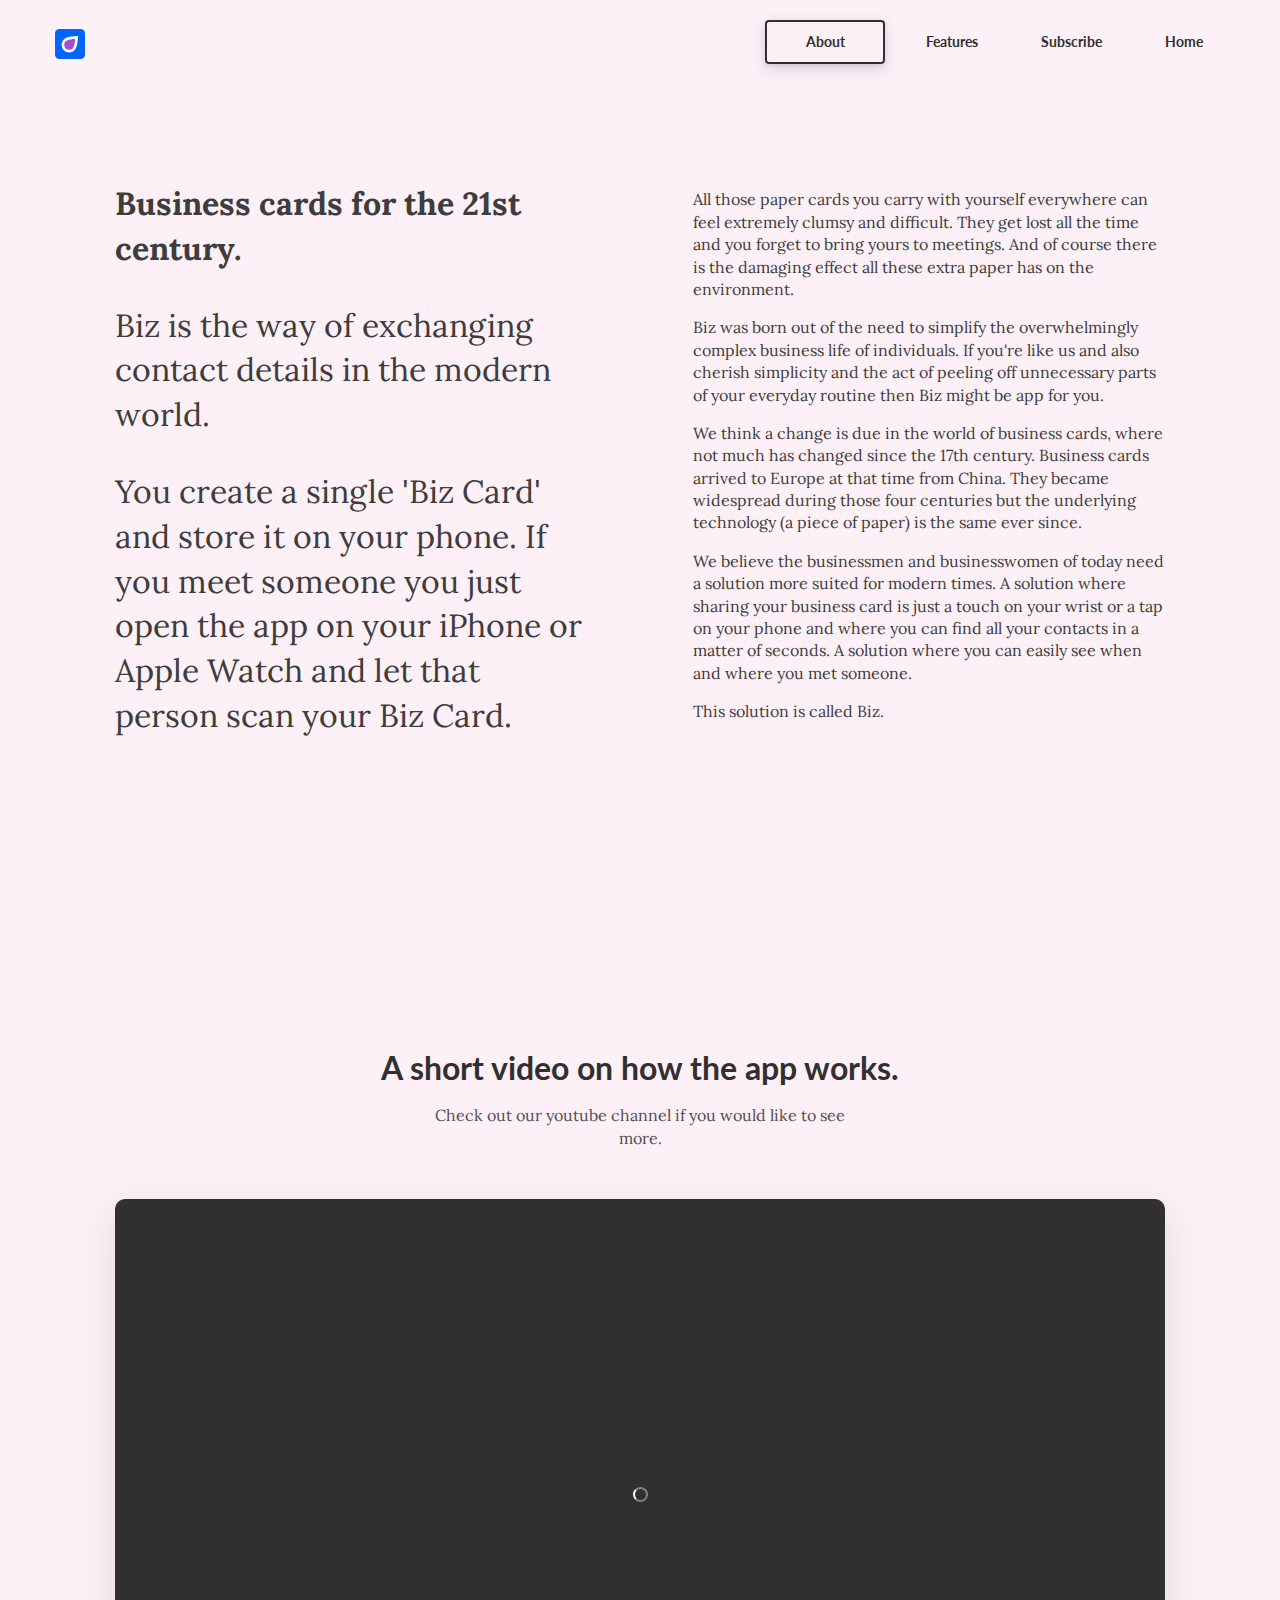
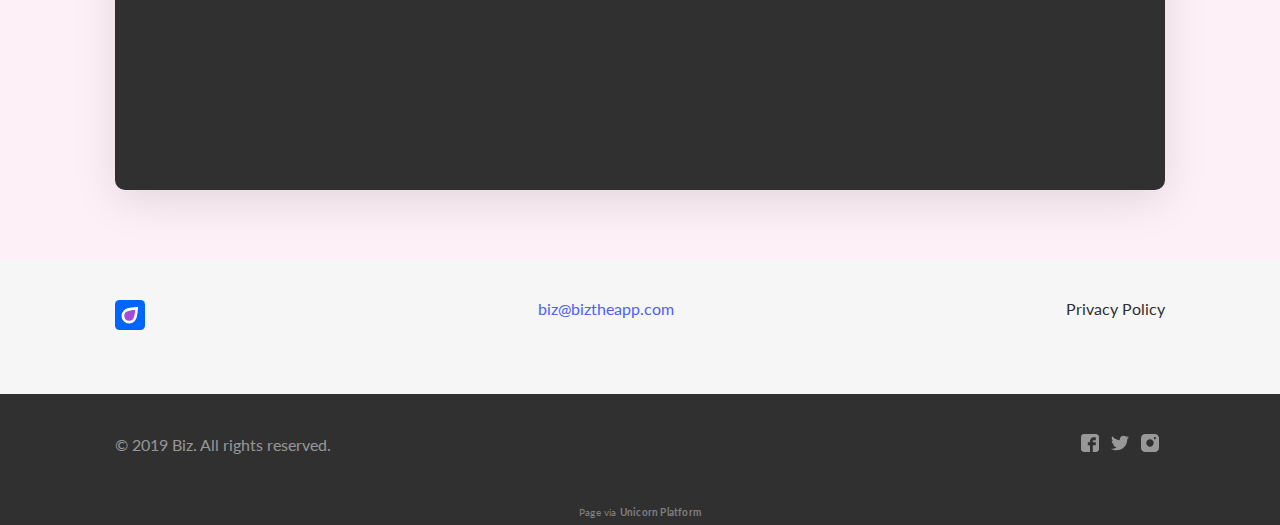
<file: about.html>
<!DOCTYPE html>
<html>
  <head>
    <meta charset="utf-8">
    <meta name="viewport" content="width=device-width, initial-scale=1">
    <link rel="stylesheet" href="css/main.css">
    <script src="js/main.js" defer></script>
    <link href="https://fonts.googleapis.com/css?family=Lato:400,700|Lora" rel="stylesheet">
    <link rel="icon" type="image/png" href="favicon.png"/>
    <meta name="generator" content="Unicorn Platform" />
    <title>About</title>
    <!-- Global site tag (gtag.js) - Google Ads: 757901679 -->
<script async src="https://www.googletagmanager.com/gtag/js?id=AW-757901679"></script>
<script>
  window.dataLayer = window.dataLayer || [];
  function gtag(){dataLayer.push(arguments);}
  gtag('js', new Date());

  gtag('config', 'AW-757901679');
</script>
  </head>
  <body>
    <!-- START OF: Header 58 =====-->
<header class="header-58 js-scroll-this-box">
    <!-- START OF: Nav 2 =====-->
    <nav class="nav-02">
      <div class="container container--large">
        <div class="nav-02__box">
          <div class="nav-02__logo"><a class="nav-02__link" href="javascript:void(0);" target="_blank">
              <!--You can use image logo:--><img class="nav-02__logo_img" src="img/other/logo.svg" alt="Logo"/>
              <!--Or uncomment this <span> to have a word-logo.-->
              <!--span.nav-02__logo_text.white-text
              | Unicorn
              
              --></a></div>
          <div class="nav-02__links js-menu">
            <ul class="nav-02__list">
              <li class="nav-02__item"><a class="button   button--black-outline " href="javascript:void(0);"><span>About</span></a>
              </li>
              <li class="nav-02__item"><a class="button   button--black-outline  button--empty " href="features"><span>Features</span></a>
              </li>
              <li class="nav-02__item"><a class="button   button--black-outline  button--empty " href="subscribe"><span>Subscribe</span></a>
              </li>
              <li class="nav-02__item"><a class="button   button--black-outline  button--empty " href="index"><span>Home</span></a>
              </li>
            </ul>
            <div class="nav-02__burger">
              <button class="burger burger--black js-open-menu" type="button">
                <div class="burger__box">
                  <div class="burger__inner"></div>
                </div>
              </button>
            </div>
          </div>
        </div>
      </div>
    </nav>
<!-- START OF: Text 03 =====-->
<div class="text--03">
  <div class="container header-58__container">
    <div class="text--03__wrapper">
      <div class="text--03__left">
        <div class="text--03__big_text">
          <p><b>Business cards for the 21st century.</b></p>
          <p>Biz is the way of exchanging contact details in the modern world.</p>
          <p> You create a single 'Biz Card' and store it on your phone. If you meet someone you just open the app on your iPhone or Apple Watch and let that person scan your Biz Card.</p>
        </div>
      </div>
      <div class="text--03__right">
        <p>&nbsp;</p>
        <p>All those paper cards you carry with yourself everywhere can feel extremely clumsy and difficult. They get lost all the time and you forget to bring yours to meetings. And of course there is the damaging effect all these extra paper has on the environment.</p>
        <p>Biz was born out of the need to simplify the overwhelmingly complex business life of individuals. If you're like us and also cherish simplicity and the act of peeling off unnecessary parts of your everyday routine then Biz might be app for you.</p>
        <p>We think a change is due in the world of business cards, where not much has changed since the 17th century. Business cards arrived to Europe at that time from China. They became widespread during those four centuries but the underlying technology (a piece of paper) is the same ever since.</p>
        <p>We believe the businessmen and businesswomen of today need a solution more suited for modern times. A solution where sharing your business card is just a touch on your wrist or a tap on your phone and where you can find all your contacts in a matter of seconds. A solution where you can easily see when and where you met someone. </p>
        <p>This solution is called Biz.</p>
      </div>
    </div>
  </div>
</div>
<!-- ===== END OF: Text 03-->
<!-- START OF: Video 01 =====-->
<div class="video-01">
  <div class="container container--small">
    <div class="title-box title-box--center">
      <h2 class="heading">A short video on how the app works.</h2>
      <p class="title-box__text">Check out our youtube channel if you would like to see more.</p>
    </div>
  </div>
  <div class="container">
    <div class="video-01__item">
      <iframe class="video-01__iframe" src="https://www.youtube.com/embed/unddcIvVdv4" frameborder="0" allow="accelerometer; autoplay; encrypted-media; gyroscope; picture-in-picture" allowfullscreen></iframe>
      <div class="spinner"></div>
    </div>
  </div>
</div>
<!-- ===== END OF: Video 01-->
    <!-- This is the root element of the image gallery plugin - PhotoSwipe (https://github.com/dimsemenov/PhotoSwipe)-->
    <!-- Do not delete it.-->
    <!-- It's invisible to user.-->
    <div class="pswp" tabindex="-1" role="dialog" aria-hidden="true">
      <div class="pswp__bg"></div>
      <div class="pswp__scroll-wrap">
        <div class="pswp__container">
          <div class="pswp__item"></div>
          <div class="pswp__item"></div>
          <div class="pswp__item"></div>
        </div>
        <div class="pswp__ui pswp__ui--hidden">
          <div class="pswp__top-bar">
            <div class="pswp__counter"></div>
            <button class="pswp__button pswp__button--close" title="Close (Esc)"></button>
            <button class="pswp__button pswp__button--share" title="Share"></button>
            <button class="pswp__button pswp__button--fs" title="Toggle fullscreen"></button>
            <button class="pswp__button pswp__button--zoom" title="Zoom in/out"></button>
            <div class="pswp__preloader">
              <div class="pswp__preloader__icn">
                <div class="pswp__preloader__cut">
                  <div class="pswp__preloader__donut"></div>
                </div>
              </div>
            </div>
          </div>
          <div class="pswp__share-modal pswp__share-modal--hidden pswp__single-tap">
            <div class="pswp__share-tooltip"></div>
          </div>
          <button class="pswp__button pswp__button--arrow--left" title="Previous (arrow left)"></button>
          <button class="pswp__button pswp__button--arrow--right" title="Next (arrow right)"></button>
          <div class="pswp__caption">
            <div class="pswp__caption__center"></div>
          </div>
        </div>
      </div>
    </div>
    <!-- START OF: Footer 01 =====-->
<div class="footer-01">
    <div class="container">
      <div class="footer-01__wrapper"><a class="footer-01__logo_link" href="javascript:void(0);"><img class="footer-01__logo" src="img/other/logo.svg"/></a>
        <ul class="footer-01__list">
          <li class="footer-01__item"><a class="footer-01__link" href="mailto:biz@biztheapp.com?Subject=Hi!">biz@biztheapp.com</a></li>
        </ul>
        <ul class="footer-01__list">
          <li class="footer-01__item"><a class="footer-01__link footer-01__link--black" href="privacy">Privacy Policy</a></li>
        </ul>
      </div>
    </div>
  </div>
  <!-- ===== END OF: Footer 01-->
      <!-- This is the root element of the image gallery plugin - PhotoSwipe (https://github.com/dimsemenov/PhotoSwipe)-->
      <!-- Do not delete it.-->
      <!-- It's invisible to user.-->
      <div class="pswp" tabindex="-1" role="dialog" aria-hidden="true">
        <div class="pswp__bg"></div>
        <div class="pswp__scroll-wrap">
          <div class="pswp__container">
            <div class="pswp__item"></div>
            <div class="pswp__item"></div>
            <div class="pswp__item"></div>
          </div>
          <div class="pswp__ui pswp__ui--hidden">
            <div class="pswp__top-bar">
              <div class="pswp__counter"></div>
              <button class="pswp__button pswp__button--close" title="Close (Esc)"></button>
              <button class="pswp__button pswp__button--share" title="Share"></button>
              <button class="pswp__button pswp__button--fs" title="Toggle fullscreen"></button>
              <button class="pswp__button pswp__button--zoom" title="Zoom in/out"></button>
              <div class="pswp__preloader">
                <div class="pswp__preloader__icn">
                  <div class="pswp__preloader__cut">
                    <div class="pswp__preloader__donut"></div>
                  </div>
                </div>
              </div>
            </div>
            <div class="pswp__share-modal pswp__share-modal--hidden pswp__single-tap">
              <div class="pswp__share-tooltip"></div>
            </div>
            <button class="pswp__button pswp__button--arrow--left" title="Previous (arrow left)"></button>
            <button class="pswp__button pswp__button--arrow--right" title="Next (arrow right)"></button>
            <div class="pswp__caption">
              <div class="pswp__caption__center"></div>
            </div>
          </div>
        </div>
      </div>
<!-- START OF: Footer 02 =====-->
<div class="footer-02">
  <div class="container">
    <div class="footer-02__wrapper">
      <div class="footer-02__text">&copy; 2019&nbsp;<a class="footer-02__link" href="javascript:void(0);">Biz</a>.
        All rights reserved.
      </div>
      <div class="social-buttons">
        <ul class="social-buttons__list">
          <li class="social-buttons__item"><a class="social-buttons__link" href="https://www.facebook.com/biztheapp" target="_blank"><img class="social-buttons__icon" src="img/icons/social/white/facebook.svg"/></a></li>
          <li class="social-buttons__item"><a class="social-buttons__link" href="https://twitter.com/biztheapp" target="_blank"><img class="social-buttons__icon" src="img/icons/social/white/twitter.svg"/></a></li>
          <li class="social-buttons__item"><a class="social-buttons__link" href="http://instagram.com/biztheapp" target="_blank"><img class="social-buttons__icon" src="img/icons/social/white/instagram.svg"/></a></li>
        </ul>
      </div>
    </div>
  </div>
</div>
<!-- ===== END OF: Footer 02-->
    <!-- This is the root element of the image gallery plugin - PhotoSwipe (https://github.com/dimsemenov/PhotoSwipe)-->
    <!-- Do not delete it.-->
    <!-- It's invisible to user.-->
    <div class="pswp" tabindex="-1" role="dialog" aria-hidden="true">
      <div class="pswp__bg"></div>
      <div class="pswp__scroll-wrap">
        <div class="pswp__container">
          <div class="pswp__item"></div>
          <div class="pswp__item"></div>
          <div class="pswp__item"></div>
        </div>
        <div class="pswp__ui pswp__ui--hidden">
          <div class="pswp__top-bar">
            <div class="pswp__counter"></div>
            <button class="pswp__button pswp__button--close" title="Close (Esc)"></button>
            <button class="pswp__button pswp__button--share" title="Share"></button>
            <button class="pswp__button pswp__button--fs" title="Toggle fullscreen"></button>
            <button class="pswp__button pswp__button--zoom" title="Zoom in/out"></button>
            <div class="pswp__preloader">
              <div class="pswp__preloader__icn">
                <div class="pswp__preloader__cut">
                  <div class="pswp__preloader__donut"></div>
                </div>
              </div>
            </div>
          </div>
          <div class="pswp__share-modal pswp__share-modal--hidden pswp__single-tap">
            <div class="pswp__share-tooltip"></div>
          </div>
          <button class="pswp__button pswp__button--arrow--left" title="Previous (arrow left)"></button>
          <button class="pswp__button pswp__button--arrow--right" title="Next (arrow right)"></button>
          <div class="pswp__caption">
            <div class="pswp__caption__center"></div>
          </div>
        </div>
      </div>
    </div>

    <div class="via-unicorn-platform">
      <!-- Thanks for being part of the Unicorn Platform community!-->
      <!-- Our small team will <em>truly</em> appreciate if you keep this tiny link on your website. It will dramatically help us spearing the magic across the world.-->
      <a class="via-unicorn-platform__link" href="https://unicornplatform.com/" target="_blank" title="This page was generated via Unicorn Platform">Page via <b>Unicorn Platform</b></a>
    </div>
  </body>
</html>
</file>
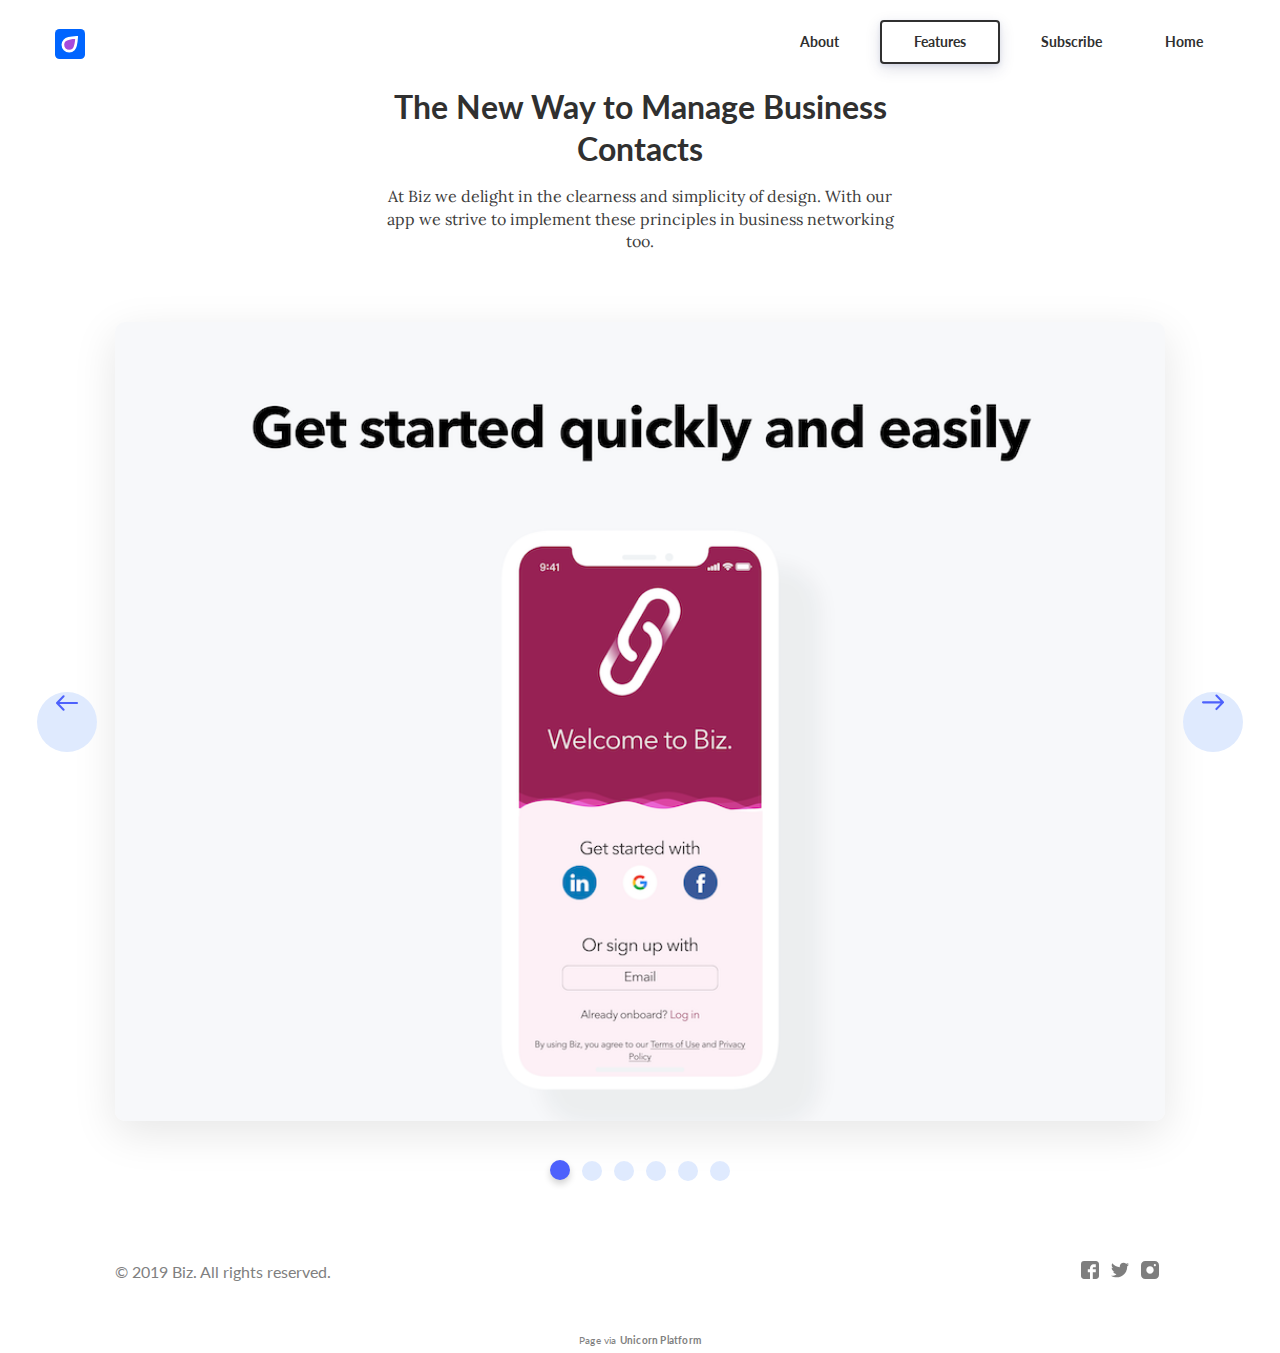
<file: features.html>
<!DOCTYPE html>
<html>
  <head>
    <meta charset="utf-8">
    <meta name="viewport" content="width=device-width, initial-scale=1">
    <link rel="stylesheet" href="css/mainFeatures.css">
    <script src="js/main.js" defer></script>
    <link href="https://fonts.googleapis.com/css?family=Lato:400,700|Lora" rel="stylesheet">
    <link rel="icon" type="image/png" href="favicon.png"/>
    <meta name="generator" content="Unicorn Platform" />
    <title>Features</title>
    <!-- Global site tag (gtag.js) - Google Ads: 757901679 -->
<script async src="https://www.googletagmanager.com/gtag/js?id=AW-757901679"></script>
<script>
  window.dataLayer = window.dataLayer || [];
  function gtag(){dataLayer.push(arguments);}
  gtag('js', new Date());

  gtag('config', 'AW-757901679');
</script>
  </head>
  <body>
<!-- START OF: Header 58 =====-->
<header class="header-58 js-scroll-this-box">
    <!-- START OF: Nav 2 =====-->
    <nav class="nav-02">
      <div class="container container--large">
        <div class="nav-02__box">
          <div class="nav-02__logo"><a class="nav-02__link" href="javascript:void(0);" target="_blank">
              <!--You can use image logo:--><img class="nav-02__logo_img" src="img/other/logo.svg" alt="Logo"/>
              <!--Or uncomment this <span> to have a word-logo.-->
              <!--span.nav-02__logo_text.white-text
              | Unicorn
              
              --></a></div>
          <div class="nav-02__links js-menu">
            <ul class="nav-02__list">
              <li class="nav-02__item"><a class="button   button--black-outline  button--empty " href="about"><span>About</span></a>
              </li>
              <li class="nav-02__item"><a class="button   button--black-outline " href="javascript:void(0);"><span>Features</span></a>
              </li>
              <li class="nav-02__item"><a class="button   button--black-outline  button--empty " href="subscribe"><span>Subscribe</span></a>
              </li>
              <li class="nav-02__item"><a class="button   button--black-outline  button--empty " href="index"><span>Home</span></a>
              </li>
            </ul>
            <div class="nav-02__burger">
              <button class="burger burger--black js-open-menu" type="button">
                <div class="burger__box">
                  <div class="burger__inner"></div>
                </div>
              </button>
            </div>
          </div>
        </div>
      </div>
    </nav>
    <!-- ===== END OF: Nav 2-->
<!-- START OF: Slider 01 =====-->
<div class="slider-01">
  <div class="container container--small">
    <div class="slider-01__title_box">
      <h1 class="heading">The New Way to Manage Business Contacts</h1>
      <p>At Biz we delight in the clearness and simplicity of design. With our app we strive to implement these principles in business networking too. </p>
    </div>
  </div>
  <div class="container slider-01__container">
    <div class="slider">
      <div class="slider__arrow slider__arrow--prev">
        <button class="circle-button js-prev-arrow circle-button--icon circle-button--light-blue-bg" type="button"><span class="icon"><svg width="24" height="17" viewBox="0 0 24 17" xmlns="http://www.w3.org/2000/svg"><g id="styleguide" fill="none" fill-rule="evenodd"><g id="Unicorn-Styleguide" transform="translate(-121 -2006)" fill-rule="nonzero" fill="#00396B"><g id="Icons" transform="translate(55 1963)"><g id="arrow-pointing-to-right" transform="translate(66 43)"><path d="M23.673 7.688L16.531.336a1.094 1.094 0 0 0-1.578 0 1.173 1.173 0 0 0 0 1.625l5.237 5.39H1.116C.5 7.351 0 7.866 0 8.5s.5 1.149 1.116 1.149H20.19l-5.237 5.39a1.173 1.173 0 0 0 0 1.625 1.097 1.097 0 0 0 1.578 0l7.142-7.352a1.173 1.173 0 0 0 0-1.624z" id="Shape" transform="matrix(-1 0 0 1 24 0)"/></g></g></g></g></svg></span>
        </button>
      </div>
      <div class="slider__arrow slider__arrow--next">
        <button class="circle-button js-next-arrow circle-button--icon circle-button--light-blue-bg" type="button"><span class="icon"><svg viewBox="0 0 13 10" xmlns="http://www.w3.org/2000/svg"><path d="M12.823 4.164L8.954.182a.592.592 0 0 0-.854 0 .635.635 0 0 0 0 .88l2.836 2.92H.604A.614.614 0 0 0 0 4.604c0 .344.27.622.604.622h10.332L8.1 8.146a.635.635 0 0 0 0 .88.594.594 0 0 0 .854 0l3.869-3.982a.635.635 0 0 0 0-.88z" fill-rule="nonzero" fill="#00396B"/></svg></span>
        </button>
      </div>
      <ul class="slider__box js-slider" data-slider-config="{&quot;dots&quot;: true, &quot;infinite&quot;: true, &quot;speed&quot;: 300, &quot;fade&quot;: false, &quot;cssEase&quot;: &quot;ease&quot;, &quot;adaptiveHeight&quot;: false, &quot;lazyLoad&quot;: &quot;ondemand&quot;}">
        <li class="slider__item"><img class="slider__img" src="img/screenshots/welcomescreen.png"/></li>
        <li class="slider__item"><img class="slider__img" src="img/screenshots/homescreen.png"/></li>
        <li class="slider__item"><img class="slider__img" src="img/screenshots/newcardscreen.png"/></li>
        <li class="slider__item"><img class="slider__img" src="img/screenshots/mycardscreen.png"/></li>
        <li class="slider__item"><img class="slider__img" src="img/screenshots/contactsscreen.png"/></li>
        <li class="slider__item"><img class="slider__img" src="img/screenshots/selectedcontactscreen.png"/></li>
      </ul>
    </div>
  </div>
</div>
<!-- ===== END OF: Slider 01-->
    <!-- This is the root element of the image gallery plugin - PhotoSwipe (https://github.com/dimsemenov/PhotoSwipe)-->
    <!-- Do not delete it.-->
    <!-- It's invisible to user.-->
    <div class="pswp" tabindex="-1" role="dialog" aria-hidden="true">
      <div class="pswp__bg"></div>
      <div class="pswp__scroll-wrap">
        <div class="pswp__container">
          <div class="pswp__item"></div>
          <div class="pswp__item"></div>
          <div class="pswp__item"></div>
        </div>
        <div class="pswp__ui pswp__ui--hidden">
          <div class="pswp__top-bar">
            <div class="pswp__counter"></div>
            <button class="pswp__button pswp__button--close" title="Close (Esc)"></button>
            <button class="pswp__button pswp__button--share" title="Share"></button>
            <button class="pswp__button pswp__button--fs" title="Toggle fullscreen"></button>
            <button class="pswp__button pswp__button--zoom" title="Zoom in/out"></button>
            <div class="pswp__preloader">
              <div class="pswp__preloader__icn">
                <div class="pswp__preloader__cut">
                  <div class="pswp__preloader__donut"></div>
                </div>
              </div>
            </div>
          </div>
          <div class="pswp__share-modal pswp__share-modal--hidden pswp__single-tap">
            <div class="pswp__share-tooltip"></div>
          </div>
          <button class="pswp__button pswp__button--arrow--left" title="Previous (arrow left)"></button>
          <button class="pswp__button pswp__button--arrow--right" title="Next (arrow right)"></button>
          <div class="pswp__caption">
            <div class="pswp__caption__center"></div>
          </div>
        </div>
      </div>
    </div>

<!-- START OF: Footer 02 =====-->
<div class="footer-02">
    <div class="container">
      <div class="footer-02__wrapper">
        <div class="footer-02__text">&copy; 2019&nbsp;<a class="footer-02__link" href="javascript:void(0);">Biz</a>.
          All rights reserved.
        </div>
        <div class="social-buttons">
          <ul class="social-buttons__list">
            <li class="social-buttons__item"><a class="social-buttons__link" href="https://www.facebook.com/biztheapp" target="_blank"><img class="social-buttons__icon" src="img/icons/social/black/facebook.svg"/></a></li>
            <li class="social-buttons__item"><a class="social-buttons__link" href="https://twitter.com/biztheapp" target="_blank"><img class="social-buttons__icon" src="img/icons/social/black/twitter.svg"/></a></li>
            <li class="social-buttons__item"><a class="social-buttons__link" href="http://instagram.com/biztheapp" target="_blank"><img class="social-buttons__icon" src="img/icons/social/black/instagram.svg"/></a></li>
          </ul>
        </div>
      </div>
    </div>
  </div>
  <!-- ===== END OF: Footer 02-->
      <!-- This is the root element of the image gallery plugin - PhotoSwipe (https://github.com/dimsemenov/PhotoSwipe)-->
      <!-- Do not delete it.-->
      <!-- It's invisible to user.-->
      <div class="pswp" tabindex="-1" role="dialog" aria-hidden="true">
        <div class="pswp__bg"></div>
        <div class="pswp__scroll-wrap">
          <div class="pswp__container">
            <div class="pswp__item"></div>
            <div class="pswp__item"></div>
            <div class="pswp__item"></div>
          </div>
          <div class="pswp__ui pswp__ui--hidden">
            <div class="pswp__top-bar">
              <div class="pswp__counter"></div>
              <button class="pswp__button pswp__button--close" title="Close (Esc)"></button>
              <button class="pswp__button pswp__button--share" title="Share"></button>
              <button class="pswp__button pswp__button--fs" title="Toggle fullscreen"></button>
              <button class="pswp__button pswp__button--zoom" title="Zoom in/out"></button>
              <div class="pswp__preloader">
                <div class="pswp__preloader__icn">
                  <div class="pswp__preloader__cut">
                    <div class="pswp__preloader__donut"></div>
                  </div>
                </div>
              </div>
            </div>
            <div class="pswp__share-modal pswp__share-modal--hidden pswp__single-tap">
              <div class="pswp__share-tooltip"></div>
            </div>
            <button class="pswp__button pswp__button--arrow--left" title="Previous (arrow left)"></button>
            <button class="pswp__button pswp__button--arrow--right" title="Next (arrow right)"></button>
            <div class="pswp__caption">
              <div class="pswp__caption__center"></div>
            </div>
          </div>
        </div>
      </div>
  
      <div class="via-unicorn-platform">
        <!-- Thanks for being part of the Unicorn Platform community!-->
        <!-- Our small team will <em>truly</em> appreciate if you keep this tiny link on your website. It will dramatically help us spearing the magic across the world.-->
        <a class="via-unicorn-platform__link" href="https://unicornplatform.com/" target="_blank" title="This page was generated via Unicorn Platform">Page via <b>Unicorn Platform</b></a>
      </div>
    </body>
  </html>
</file>
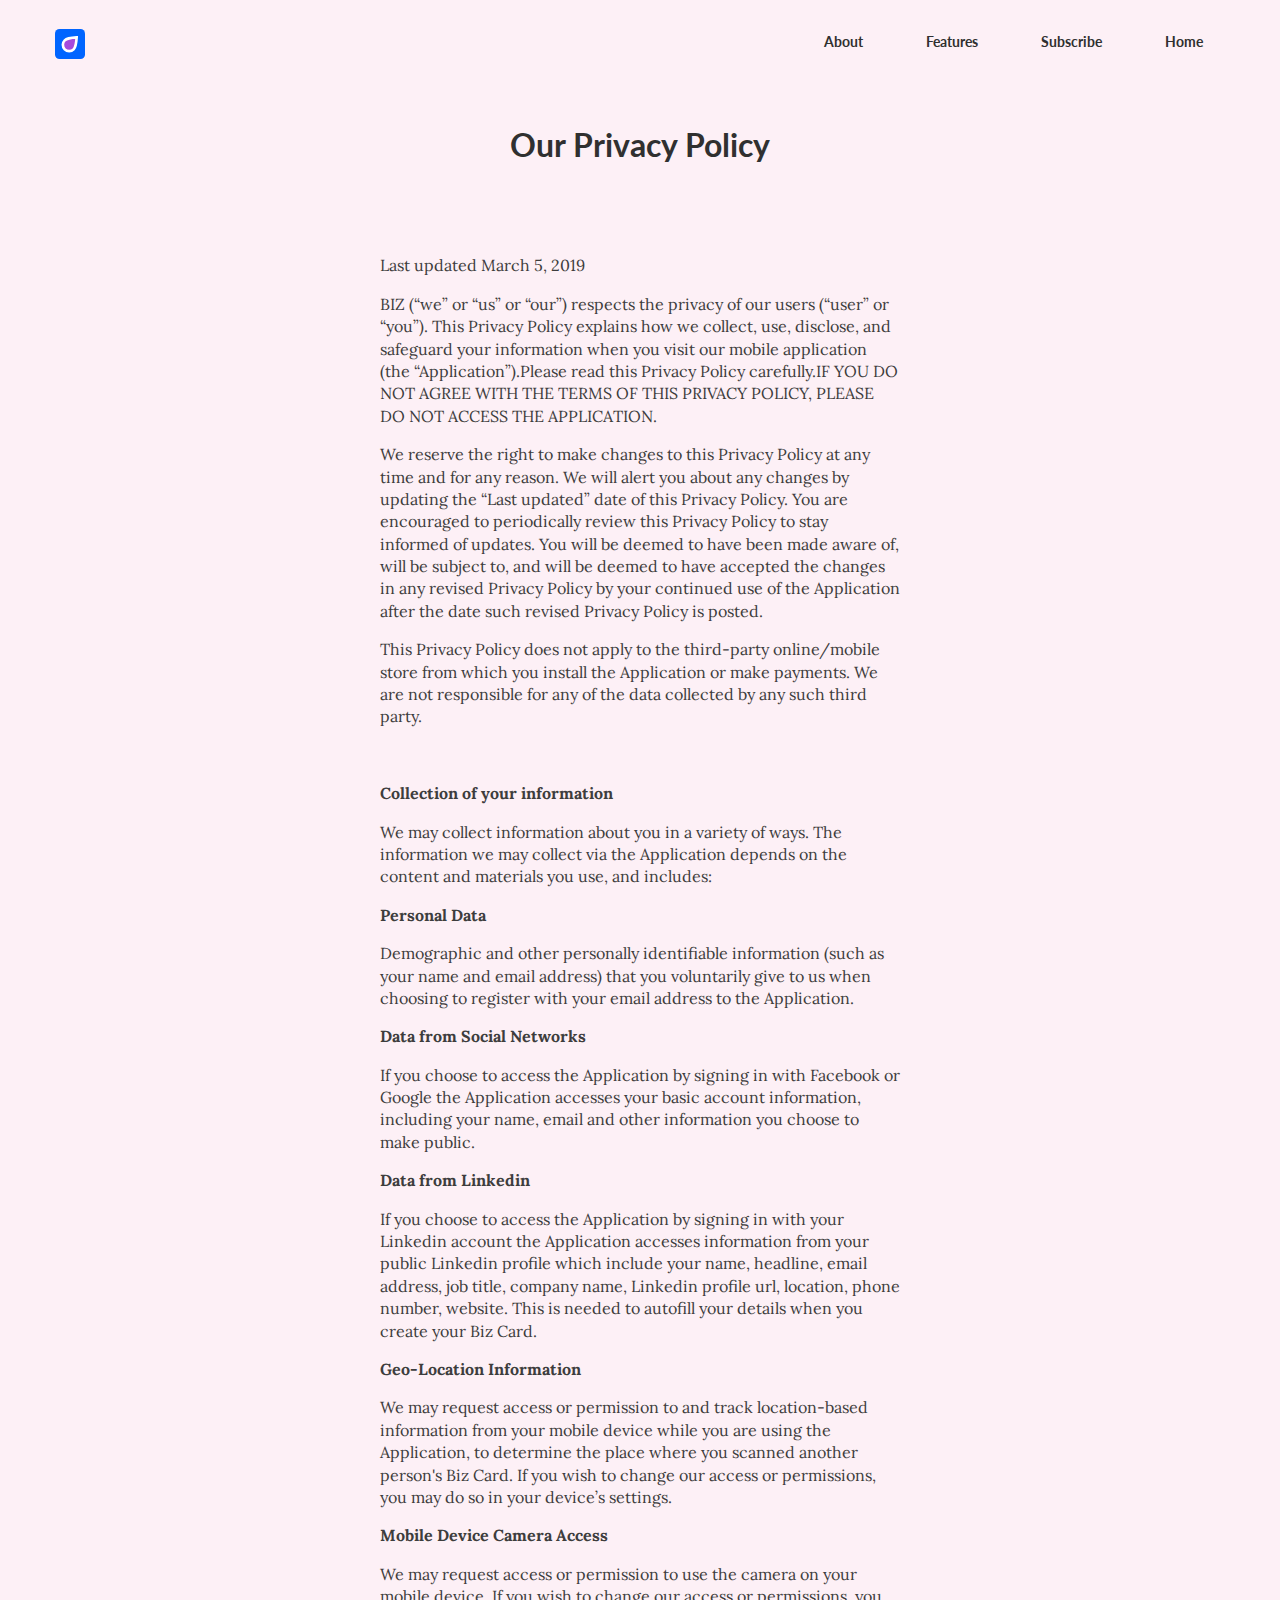
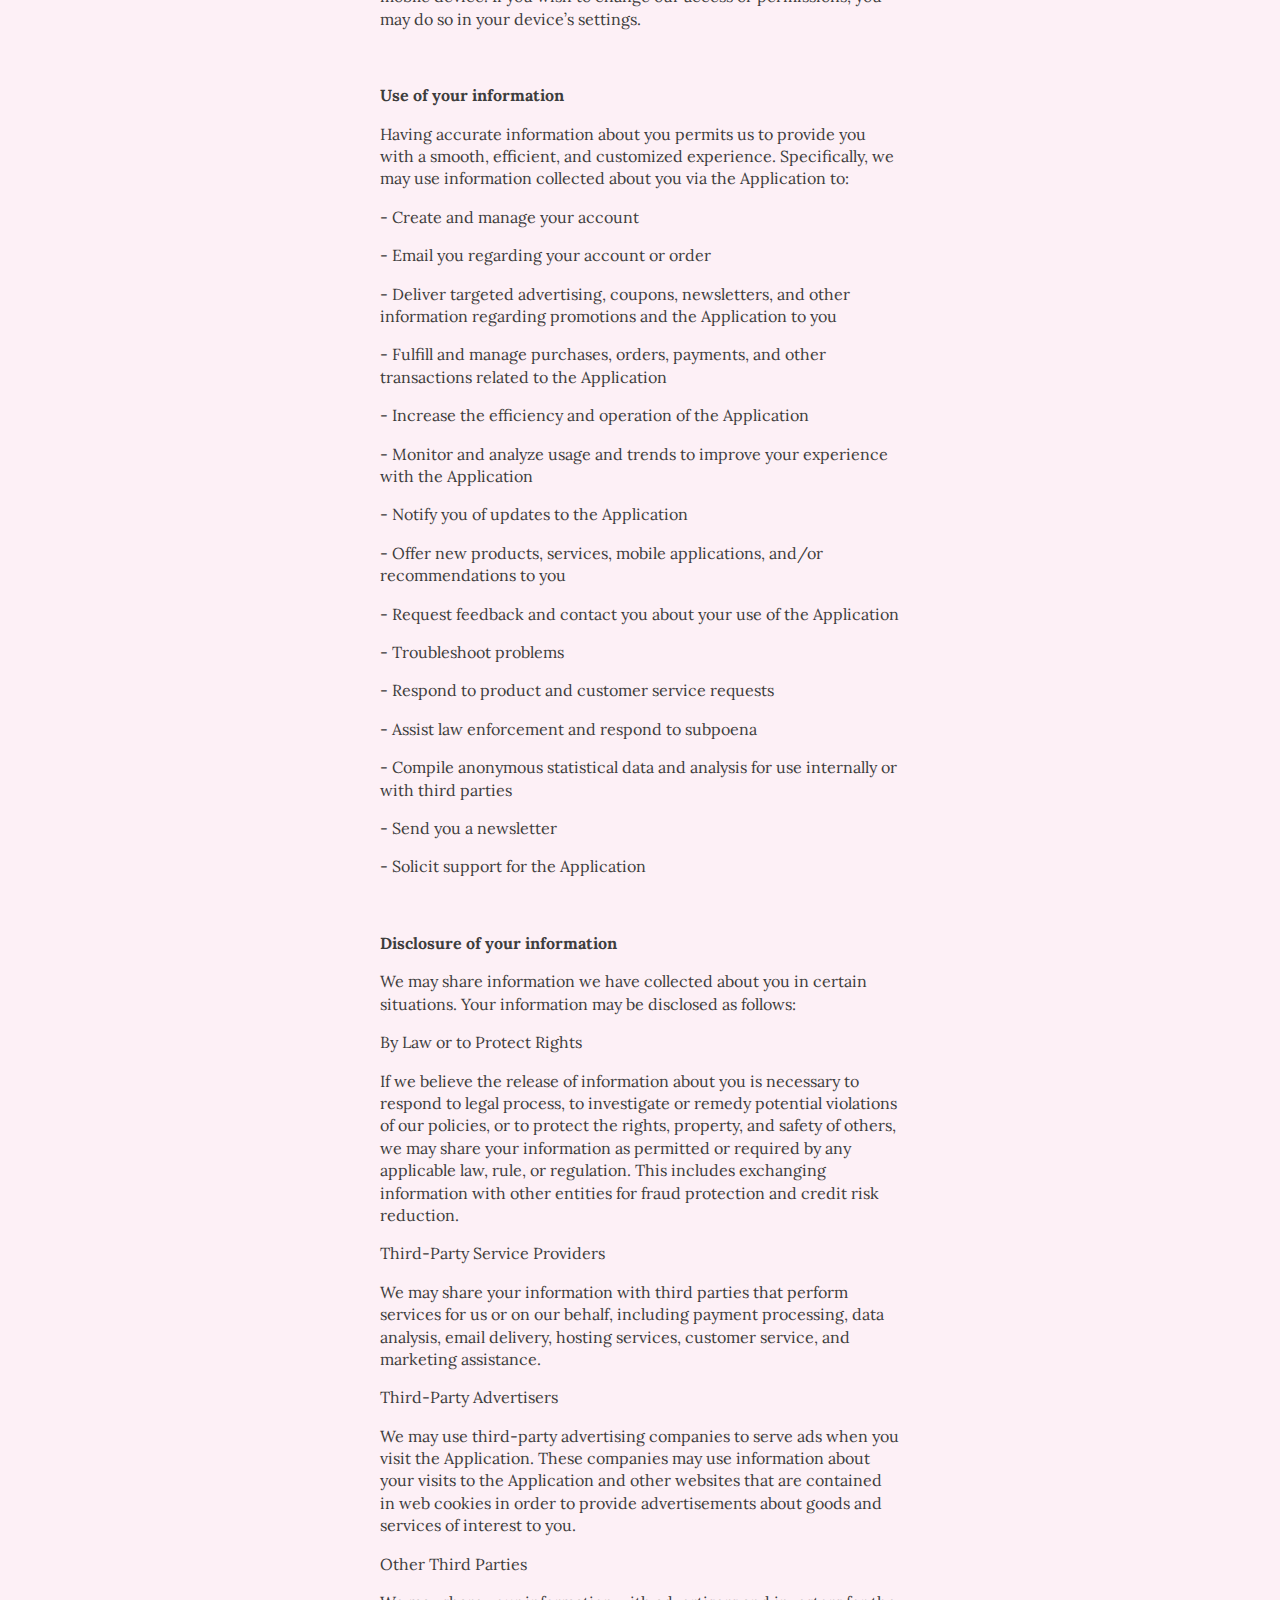
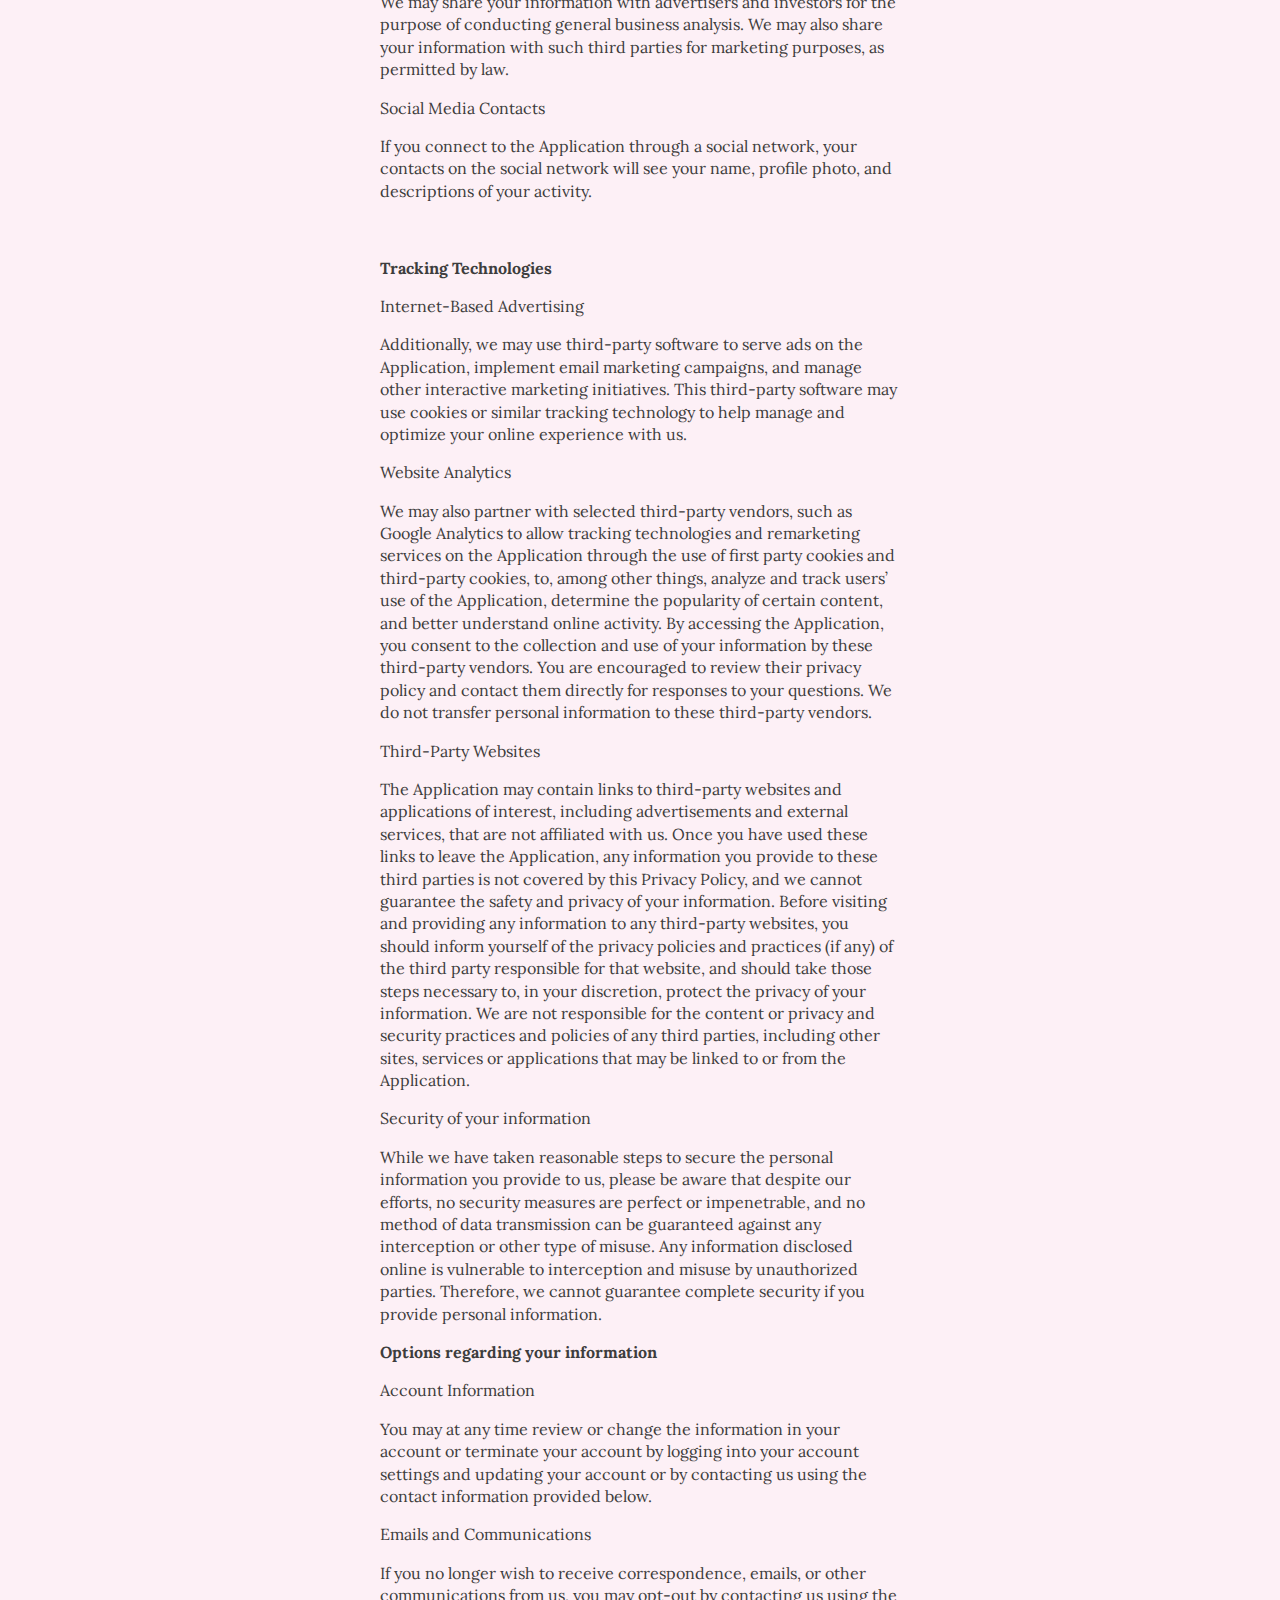
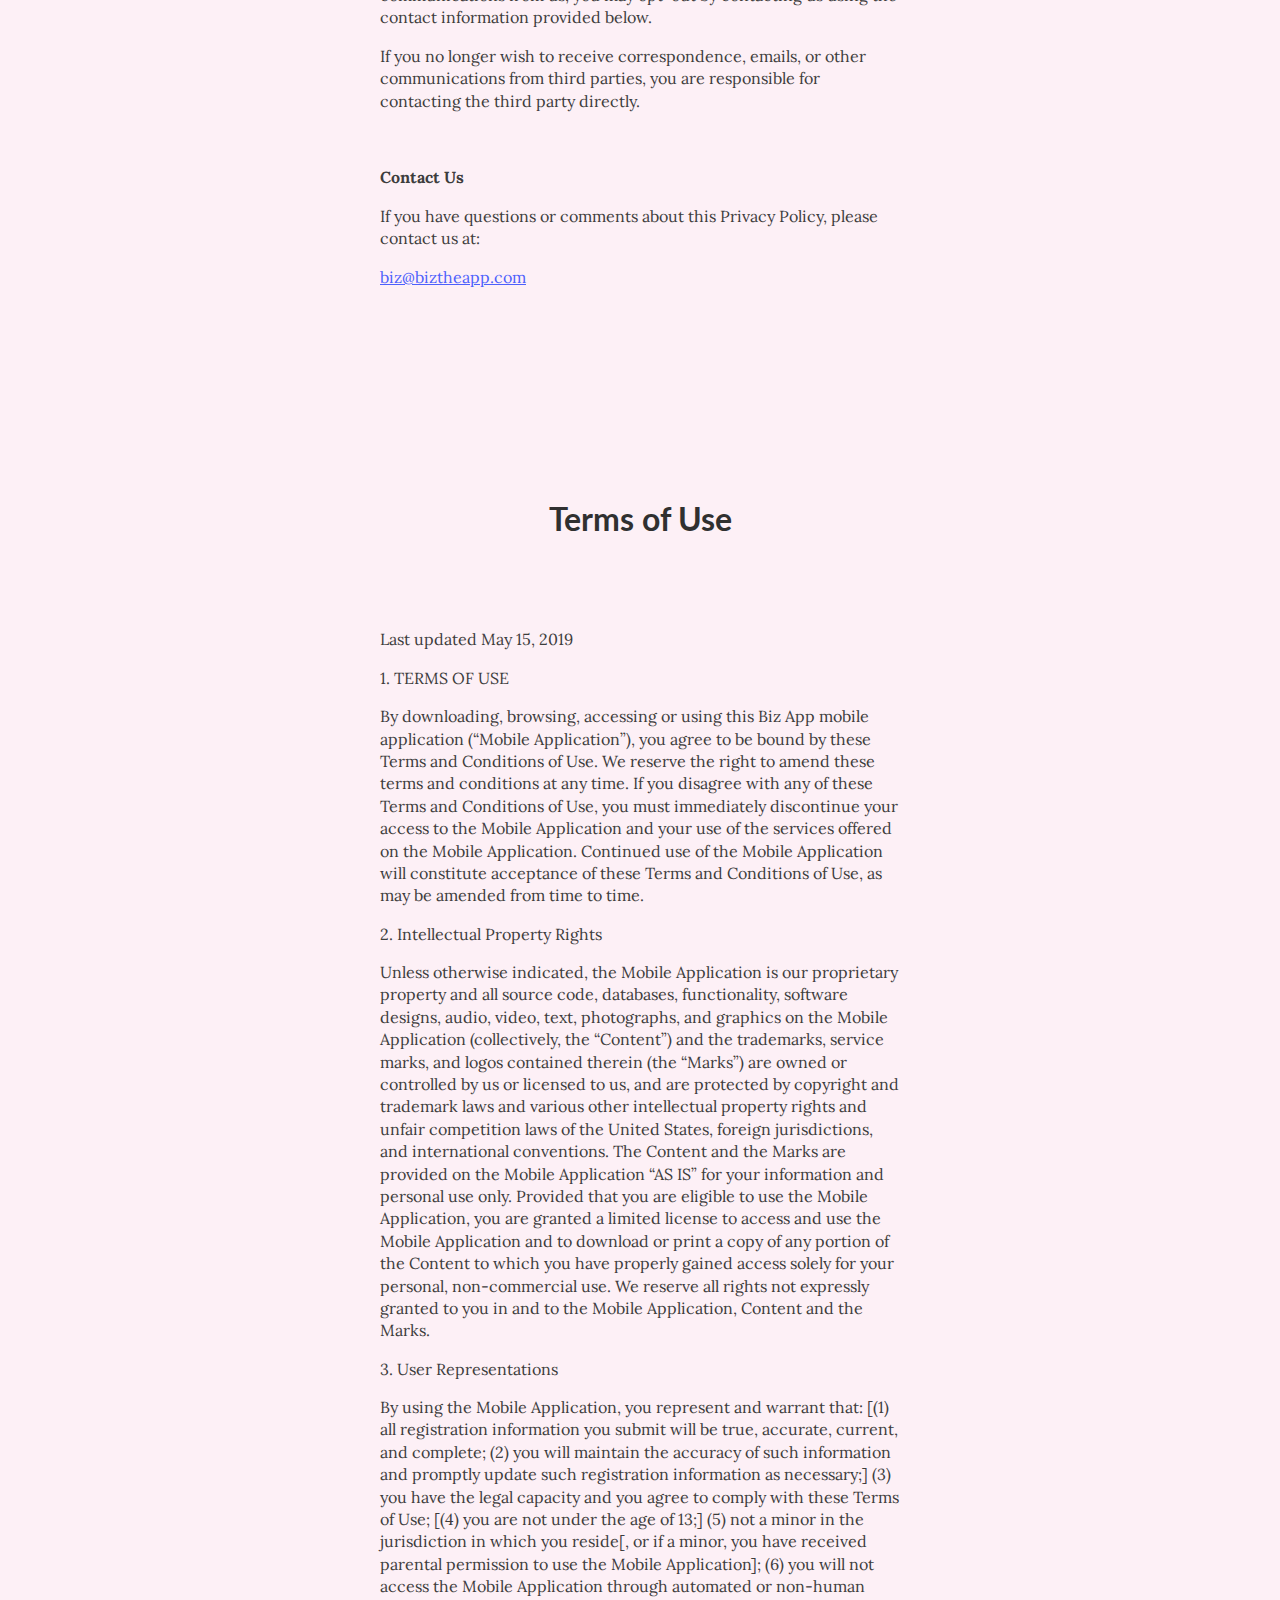
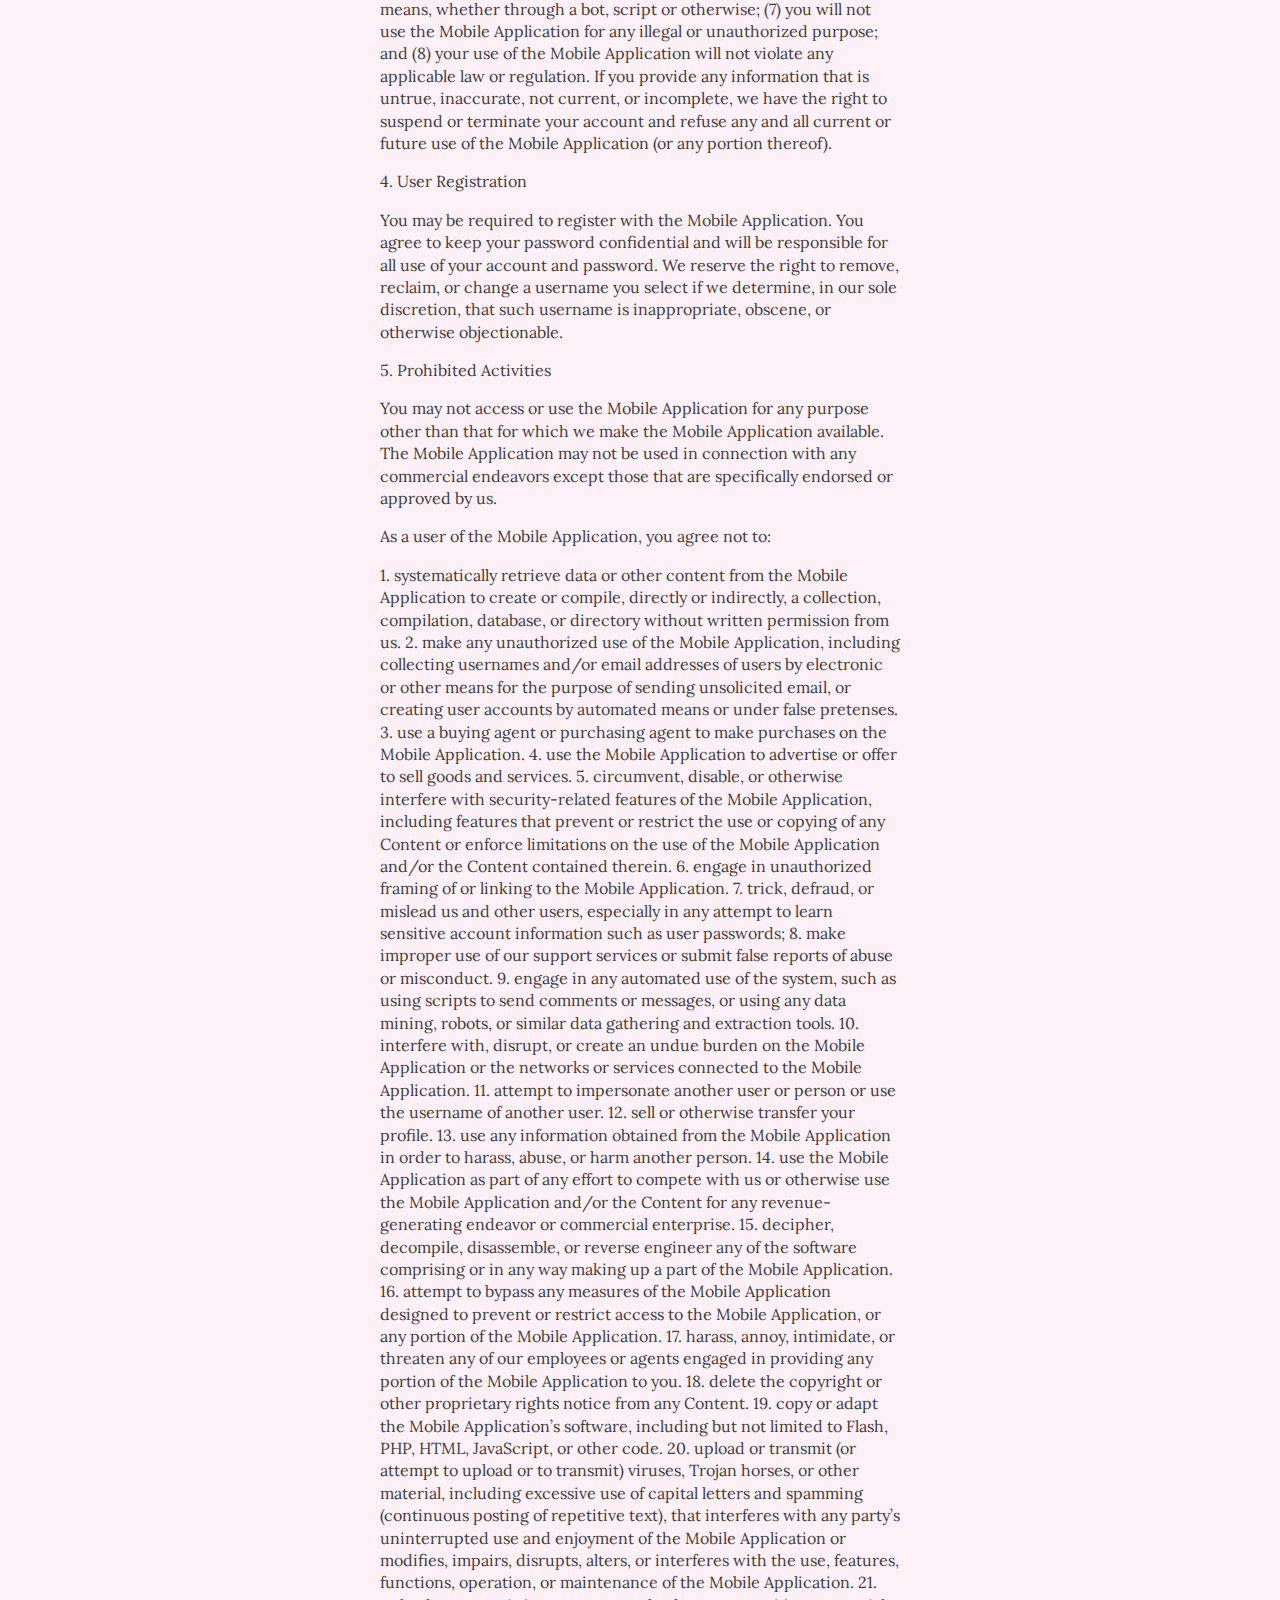
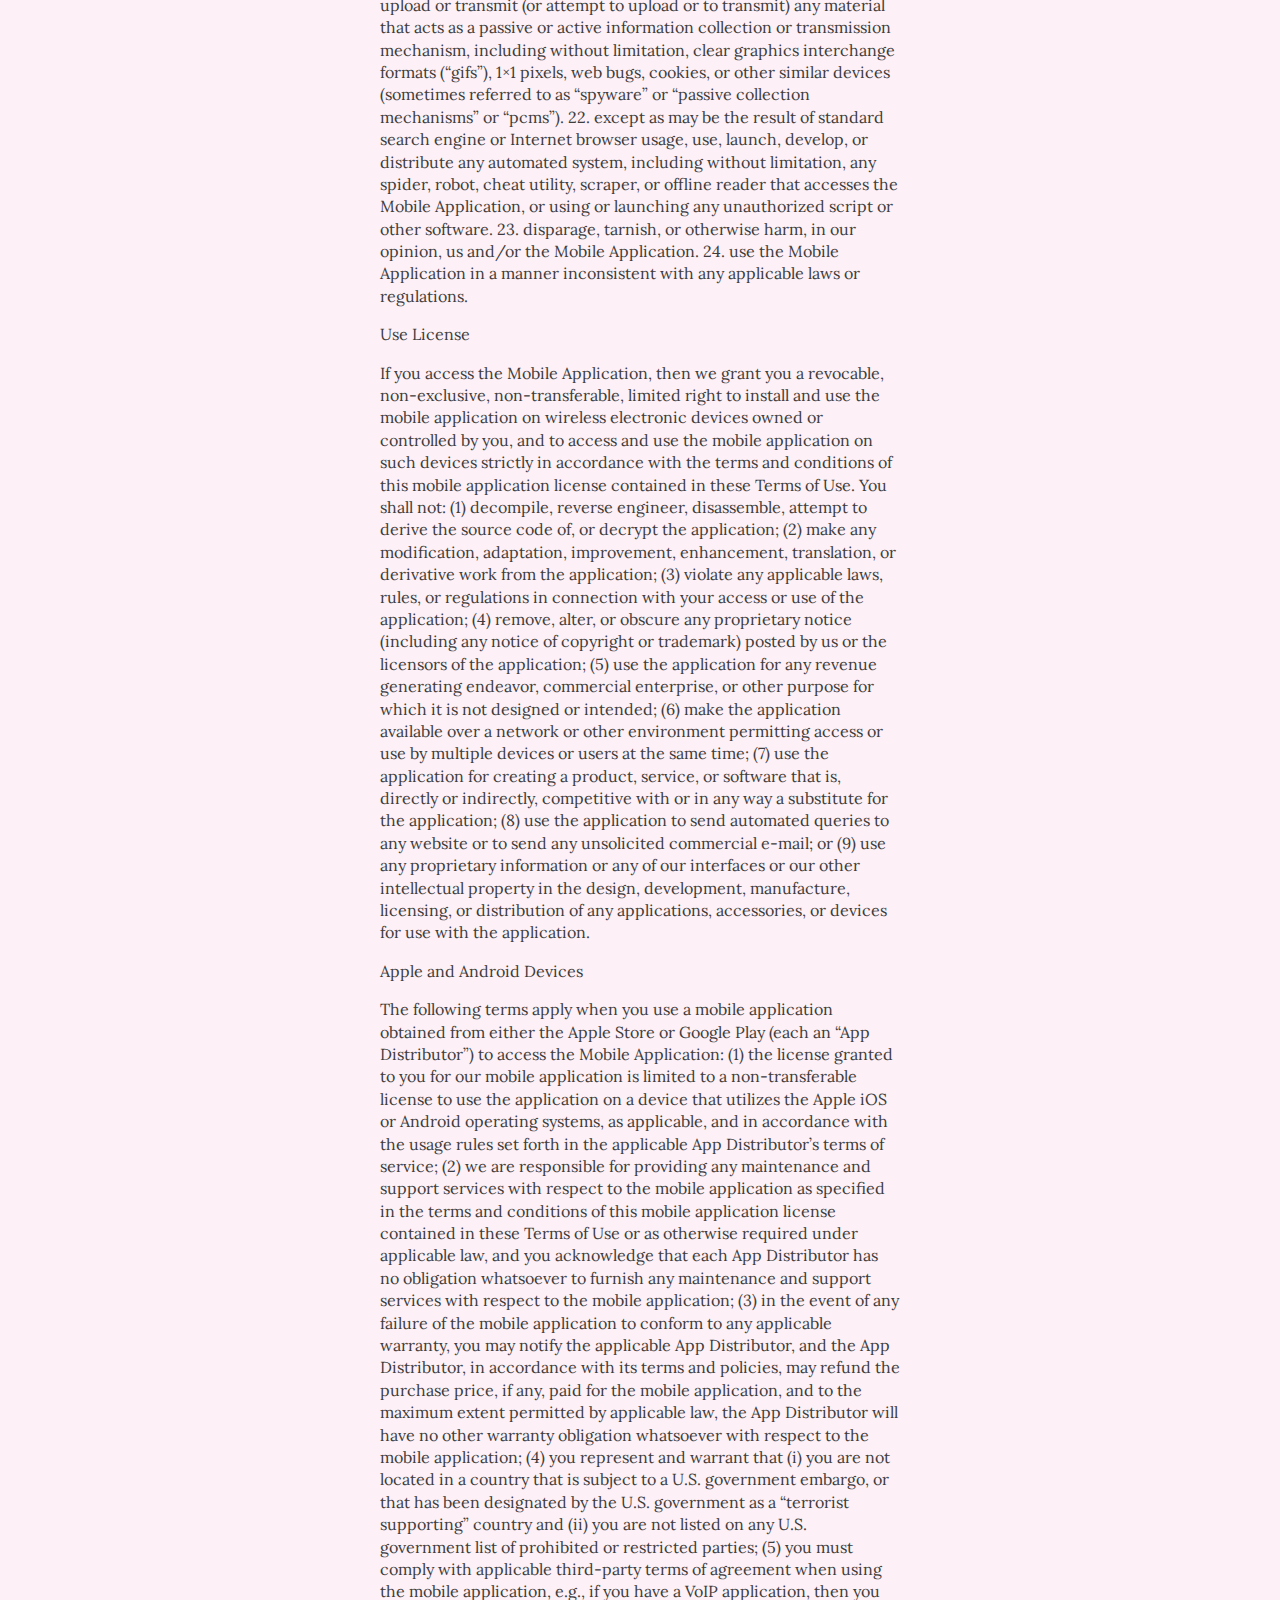
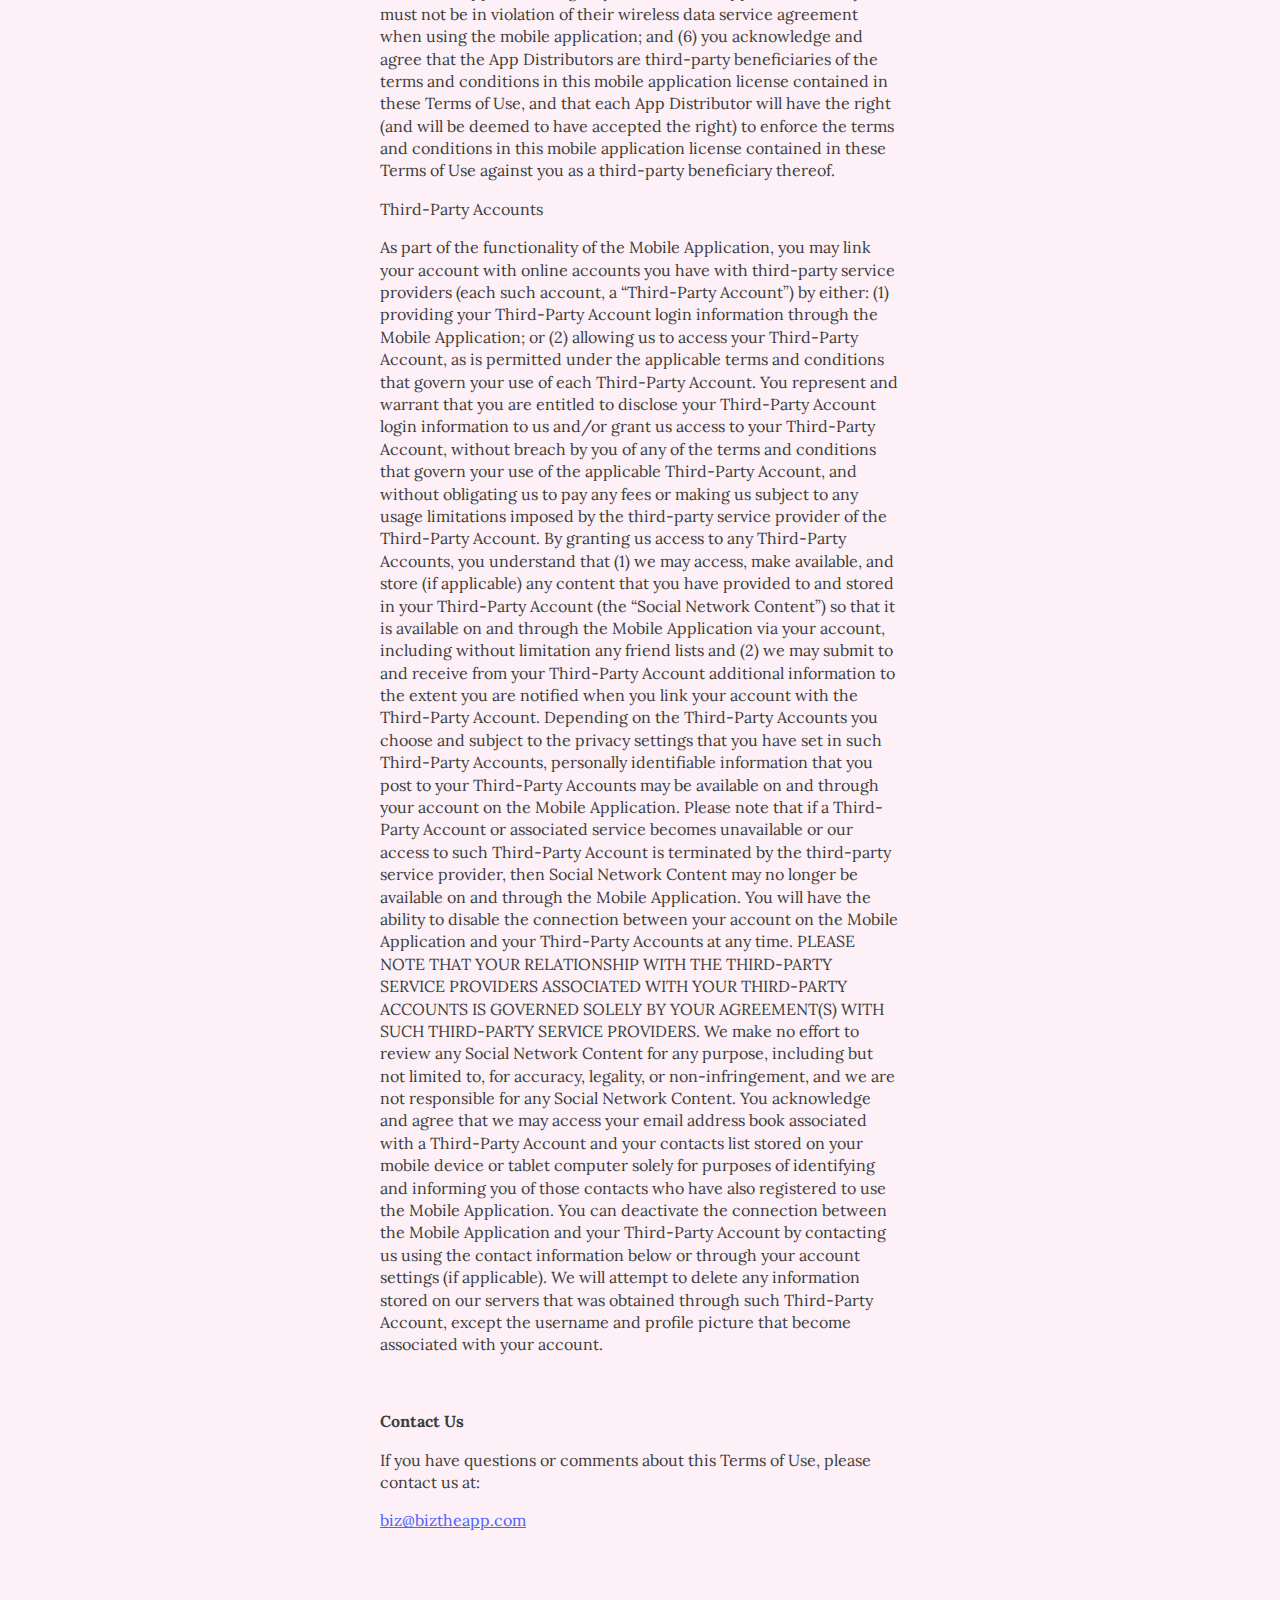
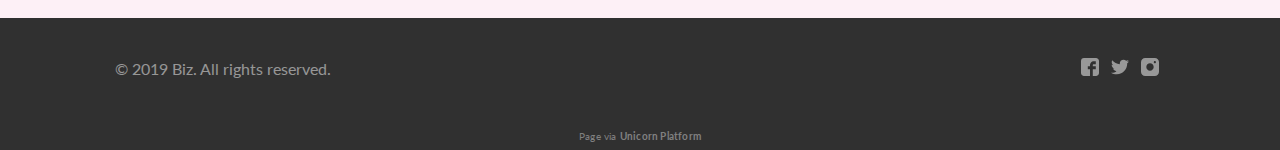
<file: privacy.html>
<!DOCTYPE html>
<html>
  <head>
    <meta charset="utf-8">
    <meta name="viewport" content="width=device-width, initial-scale=1">
    <link rel="stylesheet" href="css/main.css">
    <script src="js/main.js" defer></script>
    <link href="https://fonts.googleapis.com/css?family=Lato:400,700|Lora" rel="stylesheet">
    <link rel="icon" type="image/png" href="favicon.png"/>
    <meta name="generator" content="Unicorn Platform" />
    <title>Privacy Policy</title>
    <!-- Global site tag (gtag.js) - Google Ads: 757901679 -->
<script async src="https://www.googletagmanager.com/gtag/js?id=AW-757901679"></script>
<script>
  window.dataLayer = window.dataLayer || [];
  function gtag(){dataLayer.push(arguments);}
  gtag('js', new Date());

  gtag('config', 'AW-757901679');
</script>
  </head>
  <body>
    <!-- START OF: Header 58 =====-->
<header class="header-58 js-scroll-this-box">
    <!-- START OF: Nav 2 =====-->
    <nav class="nav-02">
      <div class="container container--large">
        <div class="nav-02__box">
          <div class="nav-02__logo"><a class="nav-02__link" href="javascript:void(0);" target="_blank">
              <!--You can use image logo:--><img class="nav-02__logo_img" src="img/other/logo.svg" alt="Logo"/>
              <!--Or uncomment this <span> to have a word-logo.-->
              <!--span.nav-02__logo_text.white-text
              | Unicorn
              
              --></a></div>
          <div class="nav-02__links js-menu">
            <ul class="nav-02__list">
              <li class="nav-02__item"><a class="button   button--black-outline  button--empty " href="about"><span>About</span></a>
              </li>
              <li class="nav-02__item"><a class="button   button--black-outline  button--empty " href="features"><span>Features</span></a>
              </li>
              <li class="nav-02__item"><a class="button   button--black-outline  button--empty " href="subscribe"><span>Subscribe</span></a>
              </li> 
              <li class="nav-02__item"><a class="button   button--black-outline  button--empty " href="index"><span>Home</span></a>
              </li>
            </ul>
            <div class="nav-02__burger">
              <button class="burger burger--black js-open-menu" type="button">
                <div class="burger__box">
                  <div class="burger__inner"></div>
                </div>
              </button>
            </div>
          </div>
        </div>
      </div>
    </nav>
    <div class="text--03">
        <div class="container container--small">
                <div class="title-box title-box--center">
                    <p>&nbsp;</p>
                    <h2 class="heading">Our Privacy Policy</h2>
                  </div>
            <div class="text--03__center">
              <p>&nbsp;</p>
              <p>Last updated March 5, 2019</p>
              <p>BIZ (“we” or “us” or “our”) respects the privacy of our users (“user” or “you”). This Privacy Policy explains how we collect, use, disclose, and safeguard your information when you visit our mobile application (the “Application”).Please read this Privacy Policy carefully.IF YOU DO NOT AGREE WITH THE TERMS OF THIS PRIVACY POLICY, PLEASE DO NOT ACCESS THE APPLICATION.</p>
              <p>We reserve the right to make changes to this Privacy Policy at any time and for any reason. We will alert you about any changes by updating the “Last updated” date of this Privacy Policy. You are encouraged to periodically review this Privacy Policy to stay informed of updates. You will be deemed to have been made aware of, will be subject to, and will be deemed to have accepted the changes in any revised Privacy Policy by your continued use of the Application after the date such revised Privacy Policy is posted.</p>
              <p>This Privacy Policy does not apply to the third-party online/mobile store from which you install the Application or make payments. We are not responsible for any of the data collected by any such third party.</p>
              <p>&nbsp;</p>
              <p><b>Collection of your information</b></p>
              <p>We may collect information about you in a variety of ways. The information we may collect via the Application depends on the content and materials you use, and includes:</p>
              <p><b>Personal Data</b></p>
              <p>Demographic and other personally identifiable information (such as your name and email address) that you voluntarily give to us when choosing to register with your email address to the Application.</p>
              <p><b>Data from Social Networks</b></p>
              <p>If you choose to access the Application by signing in with Facebook or Google the Application accesses your basic account information, including your name, email and other information you choose to make public.</p>
              <p><b>Data from Linkedin</b></p>
              <p>If you choose to access the Application by signing in with your Linkedin account the Application accesses information from your public Linkedin profile which include your name, headline, email address, job title, company name, Linkedin profile url, location, phone number, website. This is needed to autofill your details when you create your Biz Card.</p>
              <p><b>Geo-Location Information</b></p>
              <p>We may request access or permission to and track location-based information from your mobile device while you are using the Application, to determine the place where you scanned another person's Biz Card. If you wish to change our access or permissions, you may do so in your device’s settings.</p>
              <p><b>Mobile Device Camera Access</b></p>
              <p>We may request access or permission to use the camera on your mobile device. If you wish to change our access or permissions, you may do so in your device’s settings. </p>
              <p>&nbsp;</p>
              <p><b>Use of your information</b></p>
              <p>Having accurate information about you permits us to provide you with a smooth, efficient, and customized experience.  Specifically, we may use information collected about you via the Application to:</p>
              <p> - Create and manage your account</p>
              <p> - Email you regarding your account or order</p>
              <p> - Deliver targeted advertising, coupons, newsletters, and other information regarding promotions and the Application to you</p>
              <p> - Fulfill and manage purchases, orders, payments, and other transactions related to the Application</p>
              <p> - Increase the efficiency and operation of the Application</p>
              <p> - Monitor and analyze usage and trends to improve your experience with the Application</p>
              <p> - Notify you of updates to the Application</p>
              <p> - Offer new products, services, mobile applications, and/or recommendations to you</p>
              <p> - Request feedback and contact you about your use of the Application</p>
              <p> - Troubleshoot problems</p>
              <p> - Respond to product and customer service requests</p>
              <p> - Assist law enforcement and respond to subpoena</p>
              <p> - Compile anonymous statistical data and analysis for use internally or with third parties</p>
              <p> - Send you a newsletter</p>
              <p> - Solicit support for the Application</p>
              <p>&nbsp;</p>
              <p><b>Disclosure of your information</b></p>
              <p>We may share information we have collected about you in certain situations. Your information may be disclosed as follows:</p>
              <p>By Law or to Protect Rights</p>
              <p>If we believe the release of information about you is necessary to respond to legal process, to investigate or remedy potential violations of our policies, or to protect the rights, property, and safety of others, we may share your information as permitted or required by any applicable law, rule, or regulation.  This includes exchanging information with other entities for fraud protection and credit risk reduction.</p>
              <p>Third-Party Service Providers</p>
              <p>We may share your information with third parties that perform services for us or on our behalf, including payment processing, data analysis, email delivery, hosting services, customer service, and marketing assistance.</p>
              <p>Third-Party Advertisers</p>
              <p>We may use third-party advertising companies to serve ads when you visit the Application. These companies may use information about your visits to the Application and other websites that are contained in web cookies in order to provide advertisements about goods and services of interest to you.</p>
              <p>Other Third Parties</p>
              <p>We may share your information with advertisers and investors for the purpose of conducting general business analysis. We may also share your information with such third parties for marketing purposes, as permitted by law.</p>
              <p>Social Media Contacts</p>
              <p>If you connect to the Application through a social network, your contacts on the social network will see your name, profile photo, and descriptions of your activity.</p>
              <p>&nbsp;</p>
              <p><b>Tracking Technologies</b></p>
              <p>Internet-Based Advertising</p>
              <p>Additionally, we may use third-party software to serve ads on the Application, implement email marketing campaigns, and manage other interactive marketing initiatives. This third-party software may use cookies or similar tracking technology to help manage and optimize your online experience with us.</p>
              <p>Website Analytics</p>
              <p>We may also partner with selected third-party vendors, such as Google Analytics to allow tracking technologies and remarketing services on the Application through the use of first party cookies and third-party cookies, to, among other things, analyze and track users’ use of the Application, determine the popularity of certain content, and better understand online activity. By accessing the Application, you consent to the collection and use of your information by these third-party vendors. You are encouraged to review their privacy policy and contact them directly for responses to your questions. We do not transfer personal information to these third-party vendors.</p>
              <p>Third-Party Websites</p>
              <p>The Application may contain links to third-party websites and applications of interest, including advertisements and external services, that are not affiliated with us. Once you have used these links to leave the Application, any information you provide to these third parties is not covered by this Privacy Policy, and we cannot guarantee the safety and privacy of your information. Before visiting and providing any information to any third-party websites, you should inform yourself of the privacy policies and practices (if any) of the third party responsible for that website, and should take those steps necessary to, in your discretion, protect the privacy of your information. We are not responsible for the content or privacy and security practices and policies of any third parties, including other sites, services or applications that may be linked to or from the Application.</p>
              <p>Security of your information</p>
              <p>While we have taken reasonable steps to secure the personal information you provide to us, please be aware that despite our efforts, no security measures are perfect or impenetrable, and no method of data transmission can be guaranteed against any interception or other type of misuse.  Any information disclosed online is vulnerable to interception and misuse by unauthorized parties.  Therefore, we cannot guarantee complete security if you provide personal information.</p>
              <p><b>Options regarding your information</b></p>
              <p>Account Information</p>
              <p>You may at any time review or change the information in your account or terminate your account by logging into your account settings and updating your account or by contacting us using the contact information provided below.</p>
              <p>Emails and Communications</p>
              <p>If you no longer wish to receive correspondence, emails, or other communications from us, you may opt-out by contacting us using the contact information provided below.</p>
              <p>If you no longer wish to receive correspondence, emails, or other communications from third parties, you are responsible for contacting the third party directly.</p>
              <p>&nbsp;</p>
              <p><b>Contact Us</b></p>
              <p>If you have questions or comments about this Privacy Policy, please contact us at:</p>
              <p><a href="mailto:biz@biztheapp.com?Subject=Hi!">biz@biztheapp.com</a></p>
            </div>
        </div>
      </div>
      <div class="text--03">
        <div class="container container--small">
                <div class="title-box title-box--center">
                    <p>&nbsp;</p>
                    <h2 class="heading">Terms of Use</h2>
                  </div>
            <div class="text--03__center">
              <p>&nbsp;</p>
              <p>Last updated May 15, 2019</p>
              <p>1. TERMS OF USE</p>
              <p>By downloading, browsing, accessing or using this Biz App mobile application (“Mobile Application”), you agree to be bound by these Terms and Conditions of Use. We reserve the right to amend these terms and conditions at any time. If you disagree with any of these Terms and Conditions of Use, you must immediately discontinue your access to the Mobile Application and your use of the services offered on the Mobile Application. Continued use of the Mobile Application will constitute acceptance of these Terms and Conditions of Use, as may be amended from time to time.</p>
              <p>2. Intellectual Property Rights</p>
              <p>Unless otherwise indicated, the Mobile Application is our proprietary property and all source code, databases, functionality, software designs, audio, video, text, photographs, and graphics on the Mobile Application (collectively, the “Content”) and the trademarks, service marks, and logos contained therein (the “Marks”) are owned or controlled by us or licensed to us, and are protected by copyright and trademark laws and various other intellectual property rights and unfair competition laws of the United States, foreign jurisdictions, and international conventions.  The Content and the Marks are provided on the Mobile Application “AS IS” for your information and personal use only.  
                Provided that you are eligible to use the Mobile Application, you are granted a limited license to access and use the Mobile Application and to download or print a copy of any portion of the Content to which you have properly gained access solely for your personal, non-commercial use. We reserve all rights not expressly granted to you in and to the Mobile Application, Content and the Marks.</p>
              <p>3. User Representations</p>
              <p>By using the Mobile Application, you represent and warrant that: [(1) all registration information you submit will be true, accurate, current, and complete; (2) you will maintain the accuracy of such information and promptly update such registration information as necessary;] (3) you have the legal capacity and you agree to comply with these Terms of Use; [(4) you are not under the age of 13;] (5) not a minor in the jurisdiction in which you reside[, or if a minor, you have received parental permission to use the Mobile Application]; (6) you will not access the Mobile Application through automated or non-human means, whether through a bot, script or otherwise; (7) you will not use the Mobile Application for any illegal or unauthorized purpose;  and (8) your use of the Mobile Application will not violate any applicable law or regulation. If you provide any information that is untrue, inaccurate, not current, or incomplete, we have the right to suspend or terminate your account and refuse any and all current or future use of the Mobile Application (or any portion thereof). </p>
              <p>4.  User Registration </p>
              <p>You may be required to register with the Mobile Application. You agree to keep your password confidential and will be responsible for all use of your account and password. We reserve the right to remove, reclaim, or change a username you select if we determine, in our sole discretion, that such username is inappropriate, obscene, or otherwise objectionable.</p>
              <p>5. Prohibited Activities</p>
              <p>You may not access or use the Mobile Application for any purpose other than that for which we make the Mobile Application available. The Mobile Application may not be used in connection with any commercial endeavors except those that are specifically endorsed or approved by us. </p>
              <p>As a user of the Mobile Application, you agree not to:</p>
              <p>1.	systematically retrieve data or other content from the Mobile Application to create or compile, directly or indirectly, a collection, compilation, database, or directory without written permission from us.
                2.	make any unauthorized use of the Mobile Application, including collecting usernames and/or email addresses of users by electronic or other means for the purpose of sending unsolicited email, or creating user accounts by automated means or under false pretenses.
                3.	use a buying agent or purchasing agent to make purchases on the Mobile Application.
                4.	use the Mobile Application to advertise or offer to sell goods and services.
                5.	circumvent, disable, or otherwise interfere with security-related features of the Mobile Application, including features that prevent or restrict the use or copying of any Content or enforce limitations on the use of the Mobile Application and/or the Content contained therein.
                6.	engage in unauthorized framing of or linking to the Mobile Application.
                7.	trick, defraud, or mislead us and other users, especially in any attempt to learn sensitive account information such as user passwords;
                8.	make improper use of our support services or submit false reports of abuse or misconduct.
                9.	engage in any automated use of the system, such as using scripts to send comments or messages, or using any data mining, robots, or similar data gathering and extraction tools.
                10.	interfere with, disrupt, or create an undue burden on the Mobile Application or the networks or services connected to the Mobile Application.
                11.	attempt to impersonate another user or person or use the username of another user.
                12.	sell or otherwise transfer your profile.
                13.	use any information obtained from the Mobile Application in order to harass, abuse, or harm another person.
                14.	use the Mobile Application as part of any effort to compete with us or otherwise use the Mobile Application and/or the Content for any revenue-generating endeavor or commercial enterprise.
                15.	decipher, decompile, disassemble, or reverse engineer any of the software comprising or in any way making up a part of the Mobile Application.
                16.	attempt to bypass any measures of the Mobile Application designed to prevent or restrict access to the Mobile Application, or any portion of the Mobile Application.
                17.	harass, annoy, intimidate, or threaten any of our employees or agents engaged in providing any portion of the Mobile Application to you.
                18.	delete the copyright or other proprietary rights notice from any Content.
                19.	copy or adapt the Mobile Application’s software, including but not limited to Flash, PHP, HTML, JavaScript, or other code.
                20.	upload or transmit (or attempt to upload or to transmit) viruses, Trojan horses, or other material, including excessive use of capital letters and spamming (continuous posting of repetitive text), that interferes with any party’s uninterrupted use and enjoyment of the Mobile Application or modifies, impairs, disrupts, alters, or interferes with the use, features, functions, operation, or maintenance of the Mobile Application.
                21.	upload or transmit (or attempt to upload or to transmit) any material that acts as a passive or active information collection or transmission mechanism, including without limitation, clear graphics interchange formats (“gifs”), 1×1 pixels, web bugs, cookies, or other similar devices (sometimes referred to as “spyware” or “passive collection mechanisms” or “pcms”).
                22.	except as may be the result of standard search engine or Internet browser usage, use, launch, develop, or distribute any automated system, including without limitation, any spider, robot, cheat utility, scraper, or offline reader that accesses the Mobile Application, or using or launching any unauthorized script or other software.
                23.	disparage, tarnish, or otherwise harm, in our opinion, us and/or the Mobile Application.
                24.	use the Mobile Application in a manner inconsistent with any applicable laws or regulations.</p>
              <p>Use License</p>
              <p>If you access the Mobile Application, then we grant you a revocable, non-exclusive, non-transferable, limited right to install and use the mobile application on wireless electronic devices owned or controlled by you, and to access and use the mobile application on such devices strictly in accordance with the terms and conditions of this mobile application license contained in these Terms of Use. You shall not: (1) decompile, reverse engineer, disassemble, attempt to derive the source code of, or decrypt the application; (2) make any modification, adaptation, improvement, enhancement, translation, or derivative work from the application; (3) violate any applicable laws, rules, or regulations in connection with your access or use of the application; (4) remove, alter, or obscure any proprietary notice (including any notice of copyright or trademark) posted by us or the licensors of the application; (5) use the application for any revenue generating endeavor, commercial enterprise, or other purpose for which it is not designed or intended; (6) make the application available over a network or other environment permitting access or use by multiple devices or users at the same time; (7) use the application for creating a product, service, or software that is, directly or indirectly, competitive with or in any way a substitute for the application; (8) use the application to send automated queries to any website or to send any unsolicited commercial e-mail; or (9) use any proprietary information or any of our interfaces or our other intellectual property in the design, development, manufacture, licensing, or distribution of any applications, accessories, or devices for use with the application.</p>
              <p>Apple and Android Devices</p>
              <p>The following terms apply when you use a mobile application obtained from either the Apple Store or Google Play (each an “App Distributor”) to access the Mobile Application: (1) the license granted to you for our mobile application is limited to a non-transferable license to use the application on a device that utilizes the Apple iOS or Android operating systems, as applicable, and in accordance with the usage rules set forth in the applicable App Distributor’s terms of service; (2) we are responsible for providing any maintenance and support services with respect to the mobile application as specified in the terms and conditions of this mobile application license contained in these Terms of Use or as otherwise required under applicable law, and you acknowledge that each App Distributor has no obligation whatsoever to furnish any maintenance and support services with respect to the mobile application; (3) in the event of any failure of the mobile application to conform to any applicable warranty, you may notify the applicable App Distributor, and the App Distributor, in accordance with its terms and policies, may refund the purchase price, if any, paid for the mobile application, and to the maximum extent permitted by applicable law, the App Distributor will have no other warranty obligation whatsoever with respect to the mobile application; (4) you represent and warrant that (i) you are not located in a country that is subject to a U.S. government embargo, or that has been designated by the U.S. government as a “terrorist supporting” country and (ii) you are not listed on any U.S. government list of prohibited or restricted parties; (5) you must comply with applicable third-party terms of agreement when using the mobile application, e.g., if you have a VoIP application, then you must not be in violation of their wireless data service agreement when using the mobile application; and (6) you acknowledge and agree that the App Distributors are third-party beneficiaries of the terms and conditions in this mobile application license contained in these Terms of Use, and that each App Distributor will have the right (and will be deemed to have accepted the right) to enforce the terms and conditions in this mobile application license contained in these Terms of Use against you as a third-party beneficiary thereof.   </p>
              <p>Third-Party Accounts</p>
              <p>As part of the functionality of the Mobile Application, you may link your account with online accounts you have with third-party service providers (each such account, a “Third-Party Account”) by either: (1) providing your Third-Party Account login information through the Mobile Application; or (2) allowing us to access your Third-Party Account, as is permitted under the applicable terms and conditions that govern your use of each Third-Party Account. You represent and warrant that you are entitled to disclose your Third-Party Account login information to us and/or grant us access to your Third-Party Account, without breach by you of any of the terms and conditions that govern your use of the applicable Third-Party Account, and without obligating us to pay any fees or making us subject to any usage limitations imposed by the third-party service provider of the Third-Party Account.  By granting us access to any Third-Party Accounts, you understand that (1) we may access, make available, and store (if applicable) any content that you have provided to and stored in your Third-Party Account (the “Social Network Content”) so that it is available on and through the Mobile Application via your account, including without limitation any friend lists and (2) we may submit to and receive from your Third-Party Account additional information to the extent you are notified when you link your account with the Third-Party Account.  Depending on the Third-Party Accounts you choose and subject to the privacy settings that you have set in such Third-Party Accounts, personally identifiable information that you post to your Third-Party Accounts may be available on and through your account on the Mobile Application. Please note that if a Third-Party Account or associated service becomes unavailable or our access to such Third-Party Account is terminated by the third-party service provider, then Social Network Content may no longer be available on and through the Mobile Application. You will have the ability to disable the connection between your account on the Mobile Application and your Third-Party Accounts at any time. PLEASE NOTE THAT YOUR RELATIONSHIP WITH THE THIRD-PARTY SERVICE PROVIDERS ASSOCIATED WITH YOUR THIRD-PARTY ACCOUNTS IS GOVERNED SOLELY BY YOUR AGREEMENT(S) WITH SUCH THIRD-PARTY SERVICE PROVIDERS.  We make no effort to review any Social Network Content for any purpose, including but not limited to, for accuracy, legality, or non-infringement, and we are not responsible for any Social Network Content. You acknowledge and agree that we may access your email address book associated with a Third-Party Account and your contacts list stored on your mobile device or tablet computer solely for purposes of identifying and informing you of those contacts who have also registered to use the Mobile Application. You can deactivate the connection between the Mobile Application and your Third-Party Account  by contacting us using the contact information below or through your account settings (if applicable). We will attempt to delete any information stored on our servers that was obtained through such Third-Party Account, except the username and profile picture that become associated with your account.</p>
              <p>&nbsp;</p>
              <p><b>Contact Us</b></p>
              <p>If you have questions or comments about this Terms of Use, please contact us at:</p>
              <p><a href="mailto:biz@biztheapp.com?Subject=Hi!">biz@biztheapp.com</a></p>
            </div>
        </div>
      </div>
    <!-- START OF: Footer 02 =====-->
    <div class="footer-02">
      <div class="container">
        <div class="footer-02__wrapper">
          <div class="footer-02__text">&copy; 2019&nbsp;<a class="footer-02__link" href="javascript:void(0);">Biz</a>.
            All rights reserved.
          </div>
          <div class="social-buttons">
            <ul class="social-buttons__list">
              <li class="social-buttons__item"><a class="social-buttons__link" href="https://www.facebook.com/biztheapp" target="_blank"><img class="social-buttons__icon" src="img/icons/social/white/facebook.svg"/></a></li>
              <li class="social-buttons__item"><a class="social-buttons__link" href="https://twitter.com/biztheapp" target="_blank"><img class="social-buttons__icon" src="img/icons/social/white/twitter.svg"/></a></li>
              <li class="social-buttons__item"><a class="social-buttons__link" href="http://instagram.com/biztheapp" target="_blank"><img class="social-buttons__icon" src="img/icons/social/white/instagram.svg"/></a></li>
            </ul>
          </div>
        </div>
      </div>
    </div>
    <!-- ===== END OF: Footer 02-->
        <!-- This is the root element of the image gallery plugin - PhotoSwipe (https://github.com/dimsemenov/PhotoSwipe)-->
        <!-- Do not delete it.-->
        <!-- It's invisible to user.-->
        <div class="pswp" tabindex="-1" role="dialog" aria-hidden="true">
          <div class="pswp__bg"></div>
          <div class="pswp__scroll-wrap">
            <div class="pswp__container">
              <div class="pswp__item"></div>
              <div class="pswp__item"></div>
              <div class="pswp__item"></div>
            </div>
            <div class="pswp__ui pswp__ui--hidden">
              <div class="pswp__top-bar">
                <div class="pswp__counter"></div>
                <button class="pswp__button pswp__button--close" title="Close (Esc)"></button>
                <button class="pswp__button pswp__button--share" title="Share"></button>
                <button class="pswp__button pswp__button--fs" title="Toggle fullscreen"></button>
                <button class="pswp__button pswp__button--zoom" title="Zoom in/out"></button>
                <div class="pswp__preloader">
                  <div class="pswp__preloader__icn">
                    <div class="pswp__preloader__cut">
                      <div class="pswp__preloader__donut"></div>
                    </div>
                  </div>
                </div>
              </div>
              <div class="pswp__share-modal pswp__share-modal--hidden pswp__single-tap">
                <div class="pswp__share-tooltip"></div>
              </div>
              <button class="pswp__button pswp__button--arrow--left" title="Previous (arrow left)"></button>
              <button class="pswp__button pswp__button--arrow--right" title="Next (arrow right)"></button>
              <div class="pswp__caption">
                <div class="pswp__caption__center"></div>
              </div>
            </div>
          </div>
        </div>
    
        <div class="via-unicorn-platform">
          <!-- Thanks for being part of the Unicorn Platform community!-->
          <!-- Our small team will <em>truly</em> appreciate if you keep this tiny link on your website. It will dramatically help us spearing the magic across the world.-->
          <a class="via-unicorn-platform__link" href="https://unicornplatform.com/" target="_blank" title="This page was generated via Unicorn Platform">Page via <b>Unicorn Platform</b></a>
        </div>
      </body>
    </html>
</file>
<file: css/main.css>
* {
  box-sizing: border-box;
  margin: 0;
  padding: 0; }

html {
  height: 100%;
  font-size: 16px;
  line-height: 1.15;
  -webkit-text-size-adjust: 100%;
  -ms-text-size-adjust: 100%;
  -ms-overflow-style: scrollbar; }

*::-moz-selection, *::-moz-selection {
  color: white;
  background-color: #4D61FC; }

*::-moz-selection, *::selection {
  color: white;
  background-color: #4D61FC; }

body {
  background-color: #fdf0f6;
  font-family: "Lato", Helvetica, sans-serif;
  -webkit-font-smoothing: antialiased;
  color: #3d3d3d; }
  body.state-fixed-body {
    overflow: hidden; }

p {
  margin-bottom: 1em;
  margin-top: 1em;
  font-family: "Lora", serif;
  line-height: 1.4; }

[tabindex="-1"]:focus {
  outline: 0 !important; }

hr {
  box-sizing: content-box;
  height: 0;
  overflow: visible; }

strong, b {
  font-weight: 700; }

input,
button,
select,
optgroup,
textarea {
  margin: 0;
  font-family: inherit;
  font-size: inherit;
  line-height: inherit; }

button,
input {
  border: none;
  background: none;
  overflow: visible; }

button {
  border-radius: 0; }

h1, h2, h3, h4, h5, h6 {
  margin-bottom: 0.5em;
  margin-top: 0.5em;
  line-height: 1.3;
  color: #303030; }

button:focus,
input:focus,
textarea:focus {
  outline: none; }

.container {
  margin-right: auto;
  margin-left: auto;
  padding: 0 15px;
  max-width: 1080px; }
  .container:after {
    content: " ";
    /* Older browser do not support empty content */
    visibility: hidden;
    display: block;
    height: 0;
    clear: both; }
  .container--xsmall {
    max-width: 400px; }
  .container--small {
    max-width: 550px; }
  .container--premid {
    max-width: 750px; }
  .container--mid {
    max-width: 900px; }
  .container--large {
    max-width: 1200px; }
  .container--xlarge {
    max-width: 1600px; }
  .container--max {
    max-width: 100%; }

header {
  position: relative;
  z-index: 50; }

a, .link, .links-02__link, .links-04__link, .links-05__link, .links-06__link {
  color: #4D61FC;
  transition: color 0.2s ease; }

p a:hover, .link:hover, .links-02__link:hover, .links-04__link:hover, .links-05__link:hover, .links-06__link:hover {
  color: #041ddf; }

pre {
  line-height: 1.5; }

.heading, .text--04__big_text {
  font-size: 2em; }
  @media (max-width: 768px) {
    .heading, .text--04__big_text {
      font-size: 1.7em; } }
  @media (max-width: 500px) {
    .heading, .text--04__big_text {
      font-size: 1.5em; } }
  .heading--light {
    font-weight: 300; }
  .heading--big {
    font-size: 2.5em; }
    @media (max-width: 768px) {
      .heading--big {
        font-size: 2.2em; } }
    @media (max-width: 500px) {
      .heading--big {
        font-size: 1.8em; } }
  .heading--accent, .text--04__big_text {
    font-size: 3em; }
    @media (max-width: 768px) {
      .heading--accent, .text--04__big_text {
        font-size: 2.5em; } }
    @media (max-width: 500px) {
      .heading--accent, .text--04__big_text {
        font-size: 2em; } }

.heading__accent_word {
  position: relative; }
  .heading__accent_word:before {
    content: "";
    position: absolute;
    z-index: -1;
    left: -7px;
    right: -7px;
    bottom: -2px;
    top: -2px;
    transform: rotate(-1deg) scaleX(0);
    transition: transform 0.7s cubic-bezier(0.77, 0.31, 0, 0.975);
    transform-origin: left center; }
  .heading__accent_word.state-active:before {
    transform: rotate(-1deg) scaleX(1); }
  .heading__accent_word--white:before {
    background-color: rgba(255, 255, 255, 0.1); }
  .heading__accent_word--accent:before {
    background-color: rgba(77, 97, 252, 0.12); }

.heading__opaque_word {
  opacity: 0.5; }

.subheading {
  text-transform: uppercase;
  color: #4D61FC;
  font-size: 12px;
  font-weight: 700;
  line-height: 1.4; }

.text, .pricing-04__item_text, .features-05__item_text {
  line-height: 1.4; }

.white-text, .text-white {
  color: white; }

.text-center, .center-text {
  text-align: center; }

.burger {
  display: inline-block;
  position: relative;
  opacity: 0.7;
  padding: 15px 15px;
  border-radius: 50%;
  font-size: 0;
  cursor: pointer;
  transition: opacity 0.25s ease; }
  .burger:active {
    background-color: rgba(255, 255, 255, 0.1); }
  .burger:before {
    content: "";
    position: absolute;
    z-index: 0;
    left: 0;
    right: 0;
    bottom: 0;
    top: 0;
    margin: auto;
    border-radius: 9999px;
    width: 40px;
    height: 40px;
    background-color: rgba(223, 234, 254, 0.2); }
  .burger--black:before {
    background-color: rgba(48, 48, 48, 0.08); }
  .burger:hover {
    opacity: 1; }

.burger__box {
  width: 12px;
  height: 14px;
  display: inline-block;
  position: relative; }

.burger__inner {
  display: block;
  top: 50%;
  margin-top: -1px;
  transition-duration: 0.075s;
  transition-timing-function: cubic-bezier(0.55, 0.055, 0.675, 0.19); }
  .burger__inner, .burger__inner::before, .burger__inner::after {
    width: 12px;
    height: 2px;
    background-color: white;
    border-radius: 4px;
    position: absolute;
    transition-property: transform;
    transition-duration: 0.15s;
    transition-timing-function: ease; }
    .burger--black .burger__inner, .burger--black .burger__inner::before, .burger--black .burger__inner::after {
      background-color: #303030; }
  .burger__inner::before, .burger__inner::after {
    content: "";
    display: block; }
  .burger__inner::before {
    top: -6px; }
  .burger__inner::after {
    bottom: -6px; }
  .burger__inner::before {
    transition: top 0.2s 0.12s ease, opacity 0.075s ease; }
  .burger__inner::after {
    transition: bottom 0.2s 0.12s ease, transform 0.08s cubic-bezier(0.55, 0.055, 0.675, 0.19); }
  .state-active-burger .burger__inner {
    transform: rotate(45deg);
    transition-delay: 0.12s;
    transition-timing-function: cubic-bezier(0.215, 0.61, 0.355, 1); }
    .state-active-burger .burger__inner::before {
      top: 0;
      opacity: 0;
      transition: top 0.08s ease, opacity 0.08s 0.12s ease; }
    .state-active-burger .burger__inner::after {
      bottom: 0;
      transform: rotate(-90deg);
      transition: bottom 0.08s ease, transform 0.08s 0.12s cubic-bezier(0.215, 0.61, 0.355, 1); }

.button {
  overflow: hidden;
  display: inline-block;
  position: relative;
  padding: 12px 20px 12px;
  min-width: 120px;
  border: 2px solid transparent;
  min-height: 44px;
  border-radius: 4px;
  box-shadow: 0 2px 4px 0 rgba(136, 144, 195, 0.2), 0 5px 15px 0 rgba(37, 44, 97, 0.15);
  font-size: 14px;
  font-weight: 700;
  -webkit-user-select: none;
  -moz-user-select: none;
  -ms-user-select: none;
  user-select: none;
  text-align: center;
  text-decoration: none;
  cursor: pointer;
  transition: color 0.2s ease, background-color 0.2s ease, border-color 0.2s ease, box-shadow 0.2s ease, transform 0.2s ease; }
  .button[disabled] {
    cursor: default; }
    .button[disabled]:hover, .button[disabled]:focus {
      transform: none; }
      .button[disabled]:hover .icon, .button[disabled]:focus .icon {
        transform: none; }
    .button[disabled]:active {
      transform: none;
      outline: none; }
  .button[disabled]:not(.state-show-success-tick):not(.state-show-spinner) {
    opacity: 0.4; }
  .button .icon {
    display: inline-block;
    vertical-align: middle;
    height: 1em;
    width: 1em;
    margin-left: 7px;
    transition: opacity 0.2s ease, transform 0.2s ease; }
  .button:hover, .button:focus {
    transform: translateY(-2px);
    box-shadow: 0 2px 8px 0 rgba(136, 144, 195, 0.22), 0 8px 15px 0 rgba(37, 44, 97, 0.17); }
    .button:hover .icon, .button:focus .icon {
      transform: translateX(3px); }
  .button:active {
    transform: translateY(-1px);
    box-shadow: 0 2px 4px 0 rgba(136, 144, 195, 0.2), 0 5px 15px 0 rgba(37, 44, 97, 0.15);
    outline: none; }
  .button--accent-outline {
    background-color: transparent;
    border-color: #A20053;
    color: #A20053; }
    .button--accent-outline .icon svg *,
    .button--accent-outline .button__system_icon svg * {
      fill: #A20053; }
  .button--accent-bg {
    background-color: #A20053;
    color: white; }
    .button--accent-bg .icon svg *,
    .button--accent-bg .button__system_icon svg * {
      fill: white; }
    .button--accent-bg:hover {
      background-color: #A20053; }
  .button--black-outline {
    background-color: transparent;
    border-color: #303030;
    color: #303030; }
    .button--black-outline .icon svg *,
    .button--black-outline .button__system_icon svg * {
      fill: #303030; }
  .button--black-bg {
    background-color: #303030;
    color: white; }
    .button--black-bg .icon svg *,
    .button--black-bg .button__system_icon svg * {
      fill: white; }
    .button--black-bg:hover {
      background-color: black; }
  .button--midnight-outline {
    background-color: transparent;
    border-color: #00396B;
    color: #00396B; }
    .button--midnight-outline .icon svg *,
    .button--midnight-outline .button__system_icon svg * {
      fill: #A20053; }
  .button--midnight-bg {
    background-color: #A20053;
    color: white; }
    .button--midnight-bg .icon svg *,
    .button--midnight-bg .button__system_icon svg * {
      fill: white; }
    .button--midnight-bg:hover {
      background-color: #A20053; }
  .button--acid-outline {
    background-color: transparent;
    border-color: #4ADDB4;
    color: #4ADDB4; }
    .button--acid-outline .icon svg *,
    .button--acid-outline .button__system_icon svg * {
      fill: #4ADDB4; }
  .button--acid-bg {
    background-color: #4ADDB4;
    color: white; }
    .button--acid-bg .icon svg *,
    .button--acid-bg .button__system_icon svg * {
      fill: white; }
    .button--acid-bg:hover {
      background-color: #35d9ab; }
  .button--emerald-outline {
    background-color: transparent;
    border-color: #4BCA81;
    color: #4BCA81; }
    .button--emerald-outline .icon svg *,
    .button--emerald-outline .button__system_icon svg * {
      fill: #4BCA81; }
  .button--emerald-bg {
    background-color: #4BCA81;
    color: white; }
    .button--emerald-bg .icon svg *,
    .button--emerald-bg .button__system_icon svg * {
      fill: white; }
    .button--emerald-bg:hover {
      background-color: #39c273; }
  .button--ruby-outline {
    background-color: transparent;
    border-color: #C23934;
    color: #C23934; }
    .button--ruby-outline .icon svg *,
    .button--ruby-outline .button__system_icon svg * {
      fill: #C23934; }
  .button--ruby-bg {
    background-color: #C23934;
    color: white; }
    .button--ruby-bg .icon svg *,
    .button--ruby-bg .button__system_icon svg * {
      fill: white; }
    .button--ruby-bg:hover {
      background-color: #ae332f; }
  .button--alt-accent-outline {
    background-color: transparent;
    border-color: #F90473;
    color: #F90473; }
    .button--alt-accent-outline .icon svg *,
    .button--alt-accent-outline .button__system_icon svg * {
      fill: #F90473; }
  .button--alt-accent-bg {
    background-color: #F90473;
    color: white; }
    .button--alt-accent-bg .icon svg *,
    .button--alt-accent-bg .button__system_icon svg * {
      fill: white; }
    .button--alt-accent-bg:hover {
      background-color: #e00467; }
  .button--white-outline {
    background-color: transparent;
    border-color: white;
    color: white; }
    .button--white-outline .icon svg *,
    .button--white-outline .button__system_icon svg * {
      fill: white; }
  .button--white-bg {
    background-color: #F6F6F6;
    color: #303030; }
    .button--white-bg .icon svg *,
    .button--white-bg .button__system_icon svg * {
      fill: #A20053; }
  .button--large {
    padding: 16px 30px;
    min-height: 52px; }
  .button--small {
    padding: 6px 10px;
    min-height: 32px; }
  .button--empty {
    min-width: auto;
    background-color: transparent;
    border-color: transparent;
    box-shadow: none; }
    .button--empty:hover {
      box-shadow: none;
      background-color: rgba(233, 241, 255, 0.7); }
    .button--empty.button--white-outline:hover {
      background-color: rgba(255, 255, 255, 0.1); }
  .button.state-show-success-tick {
    border-color: #4BCA81; }
  .button--vendor-logo {
    padding-left: 65px; }

button.button {
  padding-top: 11px;
  padding-bottom: 11px; }

.button__system_icon,
.button__chrome_icon {
  position: absolute;
  top: 50%;
  left: 15px;
  transform: translateY(-50%);
  height: 16px;
  width: 16px; }
  .button__system_icon svg,
  .button__chrome_icon svg {
    height: 100%; }
  .button__system_icon:after,
  .button__chrome_icon:after {
    content: "";
    width: 1px;
    position: absolute;
    right: -15px;
    top: 0;
    bottom: 0;
    background-color: rgba(70, 70, 70, 0.12);
    transform: scaleY(20); }
    .button--black-bg .button__system_icon:after,
    .button--midnight-bg .button__system_icon:after, .button--black-bg
    .button__chrome_icon:after,
    .button--midnight-bg
    .button__chrome_icon:after {
      background-color: rgba(255, 255, 255, 0.12); }

.button__text {
  vertical-align: middle;
  transition: opacity 0.2s ease, transform 0.2s ease; }
  .state-show-spinner .button__text {
    opacity: 0;
    transform: translateX(10px); }

.state-show-spinner.button .icon {
  opacity: 0;
  transform: translateX(10px); }

.button .spinner {
  position: absolute;
  opacity: 0;
  left: 0;
  right: 0;
  bottom: 0;
  top: 0;
  margin: auto; }

.state-show-spinner.button .spinner {
  opacity: 1; }

.button__submit_success {
  position: absolute;
  z-index: 10;
  left: 0;
  right: 0;
  bottom: 0;
  top: 0;
  margin: auto; }

.button__success_circle {
  position: absolute;
  left: 0;
  right: 0;
  bottom: 0;
  top: 0;
  margin: auto;
  width: 20px;
  height: 20px;
  border-radius: 50%;
  transform: scale(0);
  opacity: 0;
  background-color: #4BCA81;
  transition: transform 0.5s ease-out, opacity 0.5s ease; }
  .state-show-success-tick .button__success_circle {
    opacity: 1;
    transform: scale(10);
    transition: transform 0.5s ease-out; }

.button__success_tick {
  position: absolute;
  left: 0;
  right: 0;
  bottom: 0;
  top: 0;
  z-index: 10;
  margin: auto; }

.button__success_tick_path {
  stroke-dasharray: 20;
  stroke-dashoffset: 20; }
  .state-show-success-tick .button__success_tick_path {
    transition: stroke-dashoffset 0.5s 0.2s ease;
    stroke-dashoffset: 0; }

.text-input {
  width: 100%;
  border-radius: 4px;
  padding: 0 20px;
  height: 44px;
  background-color: rgba(246, 246, 246, 0.3);
  border: 2px solid #D8DDE6;
  font-size: 14px;
  transition: border-color 0.2s ease, background-color 0.2s ease; }
  .text-input::-webkit-input-placeholder {
    opacity: 0.5;
    font-size: inherit;
    color: inherit;
    transition: opacity 0.2s ease, transform 0.2s ease; }
  .text-input:-moz-placeholder {
    opacity: 0.5;
    font-size: inherit;
    color: inherit;
    transition: opacity 0.2s ease, transform 0.2s ease; }
  .text-input::-moz-placeholder {
    opacity: 0.5;
    font-size: inherit;
    color: inherit;
    transition: opacity 0.2s ease, transform 0.2s ease; }
  .text-input:-ms-input-placeholder {
    opacity: 0.5;
    font-size: inherit;
    color: inherit;
    transition: opacity 0.2s ease, transform 0.2s ease; }
  .text-input:hover {
    border-color: #a3afc4; }
  .text-input:focus {
    border-color: #A20053;
    background-color: rgba(246, 246, 246, 0.2); }
    .text-input:focus::-webkit-input-placeholder {
      opacity: 0;
      transform: translateX(10px); }
    .text-input:focus:-moz-placeholder {
      opacity: 0;
      transform: translateX(10px); }
    .text-input:focus::-moz-placeholder {
      opacity: 0;
      transform: translateX(10px); }
    .text-input:focus:-ms-input-placeholder {
      opacity: 0;
      transform: translateX(10px); }
  .text-input--white {
    color: white; }
  .text-input--black {
    background-color: rgba(0, 57, 107, 0.4);
    box-shadow: inset 0 2px 8px 0 rgba(0, 0, 0, 0.05);
    border-radius: 4px;
    border-color: rgba(0, 57, 107, 0.15);
    color: white; }
    .text-input--black::-webkit-input-placeholder {
      opacity: 0.7;
      color: white; }
    .text-input--black:-moz-placeholder {
      opacity: 0.7;
      color: white; }
    .text-input--black::-moz-placeholder {
      opacity: 0.7;
      color: white; }
    .text-input--black:-ms-input-placeholder {
      opacity: 0.7;
      color: white; }
  .text-input--black:focus {
    border-color: white; }

.store-button {
  display: inline-block;
  border-radius: 4px;
  height: 44px;
  width: 130px;
  background-color: black;
  text-align: center;
  transition: background-color 0.2s ease, transform 0.2s ease, -webkit-filter 0.2s ease, border-color 0.2s ease, background-color 0.2s ease, transform 0.2s ease, filter 0.2s ease, border-color 0.2s ease; }
  .store-button:hover {
    background-color: #A20053;
    transform: translateY(-2px); }
  .store-button--white {
    border: 1px solid white; }
    .store-button--white:hover {
      border-color: #A20053; }
  @media (max-width: 500px) {
    .store-button {
      width: 120px; } }

.store-button__img {
  height: 100%; }
  .store-button__img svg {
    height: 100%;
    vertical-align: middle; }

.pill-link {
  display: inline-flex;
  align-items: center;
  border-radius: 9999px;
  padding: 5px 15px 5px 6px;
  text-decoration: none;
  transition: background-color 0.2s ease; }
  .pill-link--blue {
    background-color: #DFEAFE;
    color: #A20053; }
    .pill-link--blue:hover {
      background-color: #cbddfd;
      color: #A20053; }
  .pill-link--black {
    background-color: rgba(48, 48, 48, 0.12);
    color: white; }
    .pill-link--black:hover {
      background-color: rgba(48, 48, 48, 0.2);
      color: white; }
  .pill-link--green {
    background-color: rgba(75, 202, 129, 0.12);
    color: #4BCA81; }
    .pill-link--green:hover {
      background-color: rgba(75, 202, 129, 0.185);
      color: #4BCA81; }
  .pill-link--small {
    min-height: 25px;
    font-size: 14px;
    border-radius: 25px; }

.pill-link__pill {
  height: 24px;
  line-height: 24px;
  border-radius: 24px;
  padding: 0 7px;
  background-color: #A20053;
  color: #fff;
  font-size: 10px;
  font-weight: 700;
  text-transform: uppercase;
  letter-spacing: 0.04em; }
  .pill-link--small .pill-link__pill {
    height: 15px;
    line-height: 16px;
    padding: 0 7px;
    border-radius: 15px;
    font-size: 9px; }
  .pill-link--green .pill-link__pill {
    background-color: #4BCA81; }

.pill-link__text {
  margin-left: 10px;
  margin-bottom: 1px; }

.pill-link__icon {
  margin-left: 9px;
  height: 1em;
  width: 1em;
  transform-origin: right center;
  transition: transform 0.2s ease; }
  .pill-link:hover .pill-link__icon {
    transform: translateX(3px); }
  .pill-link__icon svg * {
    fill: #A20053; }
  .pill-link--black .pill-link__icon svg * {
    fill: white; }
  .pill-link--green .pill-link__icon svg * {
    fill: #4BCA81; }

.tag {
  display: inline-block;
  padding: 4px 12px;
  border-radius: 99px;
  font-weight: 700;
  font-size: 10px;
  letter-spacing: 0.03em;
  background-color: #A20053;
  color: white;
  text-transform: uppercase; }
  .tag--blue {
    background-color: rgba(77, 97, 252, 0.2);
    color: #A20053; }
  .tag--magenta {
    background-color: rgba(249, 4, 115, 0.2);
    color: #F90473; }
  .tag--black {
    background-color: #303030; }
  .tag--green {
    background-color: rgba(75, 202, 129, 0.2);
    color: #4BCA81; }
  .tag--acid {
    background-color: rgba(74, 221, 180, 0.2);
    color: #4ADDB4; }
  .tag--night {
    background-color: #00396B; }
  .tag--yellow {
    background-color: #ffeb3b;
    color: #303030; }

.tab {
  display: inline-block;
  margin: 0 1px;
  margin-bottom: 5px; }

.tab__button {
  display: inline-block;
  padding: 7px 10px;
  border-radius: 4px;
  cursor: pointer;
  transition: background-color 0.2s ease, color 0.2s ease;
  font-weight: 700; }
  .tab__button:hover, .tab__button:focus {
    background-color: #e8ebf0; }
  .tab__button.state-active-tab, .tab__button.state-active-tab:hover, .tab__button--active:focus {
    background-color: #DFEAFE;
    color: #A20053;
    cursor: default; }

.link_badge {
  position: absolute;
  right: -6px;
  top: 50%;
  padding: 2px 4px;
  border-radius: 3px;
  transform: translateX(100%) translateY(-50%);
  background-color: #4ADDB4;
  font-weight: 700;
  text-transform: uppercase;
  color: white;
  font-size: 10px; }
  .link_badge--blue {
    background-color: #A20053; }
  .link_badge--magenta {
    background-color: #F90473; }
  .link_badge--black {
    background-color: #303030; }
  .link_badge--green {
    background-color: #4BCA81; }
  .link_badge--acid {
    background-color: #4ADDB4; }
  .link_badge--night {
    background-color: #00396B; }
  .link_badge--yellow {
    background-color: #ffeb3b;
    color: #303030; }

.circle-button {
  display: inline-flex;
  align-content: center;
  justify-content: center;
  position: relative;
  border-radius: 99px;
  height: 60px;
  width: 60px;
  cursor: pointer;
  transition: background-color 0.2s ease, border-color 0.2s ease, box-shadow 0.2s ease, transform 0.2s ease; }
  .circle-button--play .icon {
    position: relative;
    left: 3px; }
  .circle-button:hover {
    transform: translateY(-2px); }
  .circle-button .icon {
    width: 22px;
    height: 22px;
    display: flex;
    justify-content: center;
    align-items: center; }
    .circle-button .icon svg {
      width: 100%;
      height: 100%; }
      .circle-button .icon svg * {
        transition: fill 0.2s ease; }
  .circle-button--blue-bg {
    background-color: #A20053;
    box-shadow: 0 10px 16px 0 rgba(0, 0, 0, 0.17);
    color: white; }
    .circle-button--blue-bg svg * {
      fill: white; }
    .circle-button--blue-bg:hover {
      box-shadow: 0 12px 20px 0 rgba(0, 0, 0, 0.2); }
    .circle-button--blue-bg .circle-button__hover_bg {
      background-color: #A20053; }
  .circle-button--transparent {
    background-color: transparent; }
    .circle-button--transparent .circle-button__hover_bg {
      background-color: white; }
    .circle-button--transparent svg * {
      fill: white; }
  .circle-button--light-blue-bg {
    background-color: #DFEAFE; }
    .circle-button--light-blue-bg:hover {
      background-color: #A20053;
      box-shadow: 0 10px 16px 0 rgba(0, 0, 0, 0.17); }
      .circle-button--light-blue-bg:hover svg * {
        fill: white; }
    .circle-button--light-blue-bg svg * {
      fill: #A20053; }

.emoji {
  position: relative;
  vertical-align: middle;
  bottom: 1px;
  max-height: 1em; }
  .emoji--large {
    height: 55px;
    max-height: 100%; }

.heading .emoji, .text--04__big_text .emoji {
  margin-left: 0.3em;
  margin-right: 0.3em; }

.pointed-badge {
  display: inline-block;
  position: relative;
  height: 22px;
  line-height: 22px;
  font-weight: 700;
  font-size: 12px;
  color: white; }
  .pointed-badge:before {
    position: absolute;
    content: "";
    width: 0;
    height: 0;
    border-style: solid;
    border-color: transparent transparent transparent transparent; }
  .pointed-badge--left {
    padding: 0 10px 0 3px;
    border-radius: 0 99px 99px 0; }
  .pointed-badge--right {
    padding: 0 3px 0 10px;
    border-radius: 99px 0 0 99px; }
  .pointed-badge--left:before {
    left: 0;
    transform: translateX(-100%);
    border-width: 11px 12px 11px 0; }
  .pointed-badge--right:before {
    right: 0;
    transform: translateX(100%);
    border-width: 11px 0 11px 12px; }
  .pointed-badge--blue-bg {
    background-color: #A20053; }
    .pointed-badge--blue-bg.pointed-badge--left:before {
      border-right-color: #A20053; }
    .pointed-badge--blue-bg.pointed-badge--right:before {
      border-left-color: #A20053; }
  .pointed-badge--green-bg {
    background-color: #4BCA81; }
    .pointed-badge--green-bg.pointed-badge--left:before {
      border-right-color: #4BCA81; }
    .pointed-badge--green-bg.pointed-badge--right:before {
      border-left-color: #4BCA81; }
  .pointed-badge--magenta-bg {
    background-color: #F90473; }
    .pointed-badge--magenta-bg.pointed-badge--left:before {
      border-right-color: #F90473; }
    .pointed-badge--magenta-bg.pointed-badge--right:before {
      border-left-color: #F90473; }
  .pointed-badge--acid-bg {
    background-color: #4ADDB4; }
    .pointed-badge--acid-bg.pointed-badge--left:before {
      border-right-color: #4ADDB4; }
    .pointed-badge--acid-bg.pointed-badge--right:before {
      border-left-color: #4ADDB4; }

.pointed-badge__text {
  margin-right: 5px; }

.profile-picture {
  display: inline-block;
  border-radius: 50%;
  height: 50px;
  width: 50px;
  box-shadow: 0 5px 15px rgba(34, 40, 89, 0.2); }
  .profile-picture--large {
    height: 100px;
    width: 100px; }
  .profile-picture--small {
    height: 30px;
    width: 30px; }

.radio {
  display: inline-block;
  position: relative; }

.radio__input {
  position: absolute;
  z-index: 100;
  opacity: 0;
  height: 14px;
  width: 14px;
  cursor: pointer; }

.radio__input:checked ~ .radio__check:before {
  transform: none;
  opacity: 1; }

.radio__input:checked ~ .radio__check:after {
  background-color: #4BCA81;
  transform: scale(1.2); }

.radio:hover .radio__input:not(:disabled) ~ .radio__check {
  background-color: #b9c2d2; }

.radio__input:disabled ~ .radio__check,
.radio__input:disabled ~ .radio__label {
  opacity: 0.6;
  cursor: default; }

.radio__input:focus ~ .radio__check,
.radio__input:active ~ .radio__check {
  background-color: #9aa7be; }

.radio__label {
  vertical-align: middle;
  cursor: pointer; }

.radio__check {
  position: relative;
  display: inline-block;
  vertical-align: middle;
  margin-right: 7px;
  height: 14px;
  width: 14px;
  background-color: #D8DDE6;
  border-radius: 50%;
  cursor: pointer;
  transition: background-color 0.2s ease; }
  .radio__check:after {
    content: "";
    position: absolute;
    left: 0;
    right: 0;
    bottom: 0;
    top: 0;
    height: 10px;
    width: 10px;
    margin: auto;
    border-radius: 50%;
    background-color: white;
    transition: opacity 0.2s ease, transform 0.2s ease, background-color 0.2s ease; }
  .radio__check:before {
    content: "";
    position: absolute;
    z-index: 10;
    left: 0;
    right: 0;
    bottom: 0;
    top: 0;
    margin: auto;
    border-radius: 50%;
    background-color: #A20053;
    opacity: 0;
    transform: scale(0);
    transition: opacity 0.2s 0.05s ease, transform 0.2s 0.05s ease; }

.radio__dot {
  position: absolute;
  z-index: 50;
  left: 0;
  right: 0;
  bottom: 0;
  top: 0;
  margin: auto;
  height: 4px;
  width: 4px;
  border-radius: 50%;
  background-color: white; }

.checkbox {
  display: inline-block;
  position: relative;
  width: 16px;
  height: 16px; }

.checkbox__input {
  position: absolute;
  z-index: 100;
  opacity: 0;
  height: 16px;
  width: 16px;
  left: 0;
  top: 0;
  cursor: pointer; }

.checkbox__input:checked:hover ~ .checkbox__check:before {
  background-color: #344bfc; }

.checkbox__input:checked ~ .checkbox__check:before {
  transform: none;
  opacity: 1; }

.checkbox__input:checked ~ .checkbox__check:after {
  background-color: #4BCA81;
  transform: scale(1.2); }

.checkbox__input:disabled ~ .checkbox__check,
.checkbox__input:disabled ~ .checkbox__label {
  opacity: 0.6;
  cursor: default; }

.checkbox:hover .checkbox__input:not(:disabled) ~ .checkbox__check {
  background-color: #b9c2d2; }

.checkbox__input:focus ~ .checkbox__check,
.checkbox__input:active ~ .checkbox__check {
  background-color: #9aa7be; }

.checkbox__label {
  vertical-align: middle;
  cursor: pointer; }

.checkbox__check {
  position: absolute;
  display: inline-block;
  vertical-align: middle;
  left: 0;
  top: 0;
  border-radius: 2px;
  overflow: hidden;
  height: 16px;
  width: 16px;
  background-color: #D8DDE6;
  cursor: pointer;
  transition: background-color 0.2s ease; }
  .checkbox__check:after {
    content: "";
    position: absolute;
    left: 0;
    right: 0;
    bottom: 0;
    top: 0;
    height: 12px;
    width: 12px;
    margin: auto;
    background-color: white;
    transition: opacity 0.2s ease, transform 0.2s ease, background-color 0.2s ease; }
  .checkbox__check:before {
    content: "";
    position: absolute;
    z-index: 10;
    left: 0;
    right: 0;
    bottom: 0;
    top: 0;
    margin: auto;
    background-color: #A20053;
    opacity: 0;
    transform: scale(0);
    transition: opacity 0.2s 0.05s ease, transform 0.2s 0.05s ease; }

.checkbox__icon {
  position: absolute;
  z-index: 50;
  left: 0;
  right: 0;
  bottom: 0;
  top: 0;
  margin: auto;
  height: 8px;
  width: 8px; }

.mockup__case {
  display: inline-block;
  position: relative; }
  .mockup--black .mockup__case {
    background-color: #303030; }
  .mockup--white .mockup__case {
    background-color: white; }
  .mockup--iphone .mockup__case,
  .mockup--ipad .mockup__case {
    box-shadow: 0px 5px 43px 0 rgba(0, 0, 0, 0.09); }
  .mockup--iphone.mockup--portrait .mockup__case {
    max-width: 286px;
    width: 100%;
    border-radius: 16%/7.62%; }
    .mockup--iphone.mockup--portrait .mockup__case .mockup__spacer {
      padding-top: 209.79021%; }
  .mockup--iphone.mockup--landscape .mockup__case {
    max-width: 600px;
    width: 100%;
    border-radius: 7.62%/16%; }
    .mockup--iphone.mockup--landscape .mockup__case .mockup__spacer {
      padding-top: 47.66667%; }
  .mockup--ipad.mockup--portrait .mockup__case {
    max-width: 600px;
    width: 100%;
    border-radius: 40px;
    border-radius: 7.5%/5%; }
    .mockup--ipad.mockup--portrait .mockup__case .mockup__spacer {
      padding-top: 150%; }
  .mockup--ipad.mockup--landscape .mockup__case {
    max-width: 900px;
    width: 100%;
    border-radius: 5%/7.5%; }
    .mockup--ipad.mockup--landscape .mockup__case .mockup__spacer {
      padding-top: 66.66667%; }
  .mockup--macbook .mockup__case {
    width: 73.3%;
    border-radius: 4.5%/6.39%;
    background-color: #FDFEFF;
    box-shadow: 0 0 0 1px rgba(52, 63, 75, 0.02), 0 10px 60px 0 rgba(52, 63, 75, 0.08), 0 10px 30px 0 rgba(52, 63, 75, 0.06); }
    .mockup--macbook .mockup__case .mockup__spacer {
      padding-top: 70.2%; }

.mockup__speaker {
  position: absolute; }
  .mockup--black .mockup__speaker {
    background-color: #2A2A2A;
    box-shadow: inset 0 26px 35px 0 rgba(0, 0, 0, 0.04); }
  .mockup--white .mockup__speaker {
    background-color: #FFFFFF;
    box-shadow: inset 0 3px 24px 0 rgba(0, 0, 0, 0.07); }
  .mockup--ipad .mockup__speaker {
    display: block;
    border-radius: 50%; }
    .mockup--ipad .mockup__speaker:before {
      content: "";
      display: block;
      padding-bottom: 100%; }
  .mockup--iphone .mockup__speaker {
    border-radius: 8px; }
  .mockup--iphone.mockup--portrait .mockup__speaker {
    left: 0;
    right: 0;
    top: 5.9%;
    margin: auto;
    width: 15%;
    height: 1.3%; }
  .mockup--iphone.mockup--landscape .mockup__speaker {
    height: 15%;
    width: 1.3%;
    left: 5.7%;
    top: 50%;
    transform: translateY(-50%); }
  .mockup--ipad.mockup--portrait .mockup__speaker {
    left: 0;
    right: 0;
    top: 4.2%;
    margin: auto;
    width: 2.67%; }
  .mockup--ipad.mockup--landscape .mockup__speaker {
    left: 4.2%;
    top: 50%;
    transform: translateY(-50%);
    width: 1.91%; }

.mockup__screen {
  position: absolute;
  border-radius: 4px; }
  .mockup--white .mockup__screen {
    border: 2px solid #F6F6F6; }
  .mockup--black .mockup__screen {
    border: 2px solid #272727; }
  .mockup--iphone.mockup--portrait .mockup__screen {
    left: 0;
    right: 0;
    top: 12%;
    margin: auto;
    width: 85%; }
    .mockup--iphone.mockup--portrait .mockup__screen:before {
      content: "";
      display: block;
      padding-bottom: 182%; }
  .mockup--iphone.mockup--landscape .mockup__screen {
    left: 12%;
    top: 50%;
    transform: translateY(-50%);
    width: 73.4%; }
    .mockup--iphone.mockup--landscape .mockup__screen:before {
      content: "";
      display: block;
      padding-bottom: 56%; }
  .mockup--ipad.mockup--portrait .mockup__screen {
    left: 0;
    right: 0;
    top: 9.7%;
    margin: auto;
    width: 89.3%; }
    .mockup--ipad.mockup--portrait .mockup__screen:before {
      content: "";
      display: block;
      padding-bottom: 132.8%; }
  .mockup--ipad.mockup--landscape .mockup__screen {
    left: 9.7%;
    top: 50%;
    transform: translateY(-50%);
    width: 78.6%; }
    .mockup--ipad.mockup--landscape .mockup__screen:before {
      content: "";
      display: block;
      padding-bottom: 75.4%; }
  .mockup--macbook .mockup__screen {
    left: 0;
    right: 0;
    top: 7.4%;
    margin: auto;
    width: 92.5%; }
    .mockup--macbook .mockup__screen:before {
      content: "";
      display: block;
      padding-bottom: 62.3%; }
  @media (max-width: 500px) {
    .mockup__screen {
      border-radius: 2px;
      border-width: 1px; } }

.mockup__screenshot {
  position: absolute;
  left: 0;
  right: 0;
  bottom: 0;
  top: 0;
  background-size: cover;
  background-position: center top;
  background-repeat: no-repeat; }

.mockup__button {
  position: absolute;
  border-radius: 50%; }
  .mockup__button:before {
    content: "";
    display: block;
    padding-bottom: 100%; }
  .mockup--black .mockup__button {
    background-color: #2A2A2A;
    box-shadow: inset 0 26px 35px 0 rgba(0, 0, 0, 0.04); }
  .mockup--white .mockup__button {
    background-color: #FFFFFF;
    box-shadow: inset 0 26px 35px 0 rgba(0, 0, 0, 0.04); }
  .mockup--iphone.mockup--portrait .mockup__button {
    left: 0;
    right: 0;
    bottom: 3.9%;
    margin: auto;
    width: 15.4%; }
  .mockup--iphone.mockup--landscape .mockup__button {
    right: 3.9%;
    top: 50%;
    transform: translateY(-50%);
    width: 7.35%; }
  .mockup--ipad.mockup--portrait .mockup__button {
    left: 0;
    right: 0;
    bottom: 3.1%;
    margin: auto;
    width: 7.35%; }
  .mockup--ipad.mockup--landscape .mockup__button {
    right: 3.5%;
    top: 50%;
    transform: translateY(-50%);
    width: 4.9%; }

.mockup__container {
  position: relative;
  max-width: 1228px;
  text-align: center; }

.mockup__bottom {
  position: absolute;
  bottom: -23%;
  left: 0;
  right: 0;
  margin: auto;
  width: 100%; }

.spinner,
.spinner:after {
  border-radius: 50%;
  width: 15px;
  height: 15px; }

.spinner {
  position: relative;
  transform: translateZ(0);
  animation: spin 1.1s infinite linear;
  border-top: 2px solid rgba(255, 255, 255, 0.4);
  border-right: 2px solid rgba(255, 255, 255, 0.4);
  border-bottom: 2px solid rgba(255, 255, 255, 0.4);
  border-left: 2px solid #ffffff;
  font-size: 10px;
  text-indent: -9999px;
  transition: opacity 0.2s ease; }

@keyframes spin {
  0% {
    transform: rotate(0deg); }
  100% {
    transform: rotate(360deg); } }

.score {
  text-align: center; }

.score__stars {
  padding: 8px 0;
  margin: 15px 0 7px;
  background-color: #E9F1FF;
  border-radius: 4px; }

.score__star {
  display: inline-block;
  margin: 0 2px; }

.score__text {
  font-size: 12px;
  line-height: 1.4; }

.score__word {
  margin-right: 4px;
  color: #9aa7be; }

.score__value {
  color: #A20053;
  font-weight: 700; }

.via-unicorn-platform {
  display: flex;
  justify-content: center;
  align-items: center;
  flex-wrap: wrap;
  background-color: #303030;
  padding: 7px 15px; }

.via-unicorn-platform__link {
  vertical-align: middle;
  text-decoration: none;
  font-size: 10px;
  color: grey;
  letter-spacing: 0.02em; }
  .via-unicorn-platform__link:hover {
    color: #A20053; }

.buttons-set__list {
  padding: 0;
  margin: 0;
  list-style: none;
  margin-left: -7px; }
  @media (max-width: 500px) {
    .buttons-set__list {
      margin-left: 0; } }

.buttons-set__item {
  display: inline-block;
  vertical-align: middle;
  margin-left: 7px;
  margin-right: 7px;
  padding-bottom: 14px;
  font-size: 0; }
  @media (max-width: 500px) {
    .buttons-set__item {
      width: 100%;
      margin-left: 0;
      margin-right: 0; }
      .buttons-set__item .button {
        width: 100%; } }

.buttons-set__info {
  opacity: 0.5;
  padding-left: 5px;
  font-size: 14px; }

.feature--white * {
  color: white;
  fill: white; }

.feature--center {
  text-align: center; }
  .feature--center .feature__icon {
    display: block;
    margin: auto auto 10px auto; }

.feature__title {
  margin-top: 0;
  margin-bottom: 15px; }

.feature__title_text {
  text-transform: uppercase;
  font-size: 12px; }

.feature__content {
  margin: auto; }

.feature__icon {
  vertical-align: middle;
  margin-right: 15px;
  max-height: 40px;
  max-width: 40px;
  width: 100%; }

.feature__link {
  position: relative;
  display: inline-block;
  margin-top: 15px;
  font-weight: 700;
  text-decoration: none; }
  .feature__link:hover .icon {
    transform: translateX(2px); }
    .feature__link:hover .icon * {
      fill: #F90473; }
  .feature__link .icon {
    display: inline-block;
    vertical-align: middle;
    margin-left: 7px;
    width: 1em;
    transition: transform 0.2s ease; }
    .feature__link .icon * {
      fill: #A20053; }
  .feature__link--white * {
    color: white;
    transition: opacity 0.25s ease, transform 0.25s ease; }
    .feature__link--white *:hover {
      opacity: 0.8; }
  .feature__link--white .icon * {
    fill: white; }

.logos__list {
  padding: 0;
  margin: 0;
  list-style: none;
  display: flex;
  justify-content: space-between;
  align-items: center;
  flex-wrap: wrap; }

.logos__img {
  max-height: 50px; }

.form__inputs {
  display: flex;
  justify-content: space-between;
  align-items: stretch;
  flex-wrap: wrap; }
  @media (max-width: 400px) {
    .form__inputs {
      display: block; } }

.form__input {
  position: relative;
  flex: 1 1 auto;
  width: 1%; }
  @media (max-width: 400px) {
    .form__input {
      width: 100%; } }

.form__button {
  margin-left: 15px; }
  @media (max-width: 400px) {
    .form__button {
      margin-left: 0;
      margin-top: 15px;
      margin-bottom: 15px;
      text-align: center; }
      .form__button .button {
        width: 100%; } }
  .state-show-spinner .form__button .spinner {
    transform: translateY(-50%) translateX(0);
    opacity: 1; }

.form__messages {
  position: absolute;
  z-index: 100;
  width: 100%;
  margin-top: 10px; }

.form__message_opener {
  margin-top: 10px;
  text-align: center; }
  .form__message_opener--black .form__message_opener_box {
    opacity: 0.8;
    color: white;
    background-color: rgba(216, 221, 230, 0.05); }
    .form__message_opener--black .form__message_opener_box:hover {
      opacity: 1;
      background-color: rgba(216, 221, 230, 0.2); }

.form__message_opener_box {
  display: inline-block;
  padding: 5px 10px;
  cursor: pointer;
  border-radius: 4px;
  background-color: #F6F6F6;
  color: #A20053;
  transition: background-color 0.2s ease, opacity 0.2s ease; }
  .form__message_opener_box .emoji {
    margin-left: 0.3em; }
  .form__message_opener_box:hover {
    background-color: #E9F1FF; }

.message {
  overflow: hidden;
  border-radius: 4px;
  box-shadow: 0 2px 4px 0 rgba(136, 144, 195, 0.2), 0 5px 15px 0 rgba(37, 44, 97, 0.15);
  background-color: white;
  opacity: 0;
  transform: translateY(10px) scale(0.99);
  transform-origin: center;
  transition: opacity 0.2s ease, transform 0.2s ease;
  visibility: hidden;
  height: 0; }
  .message.state-visible {
    opacity: 1;
    transform: none; }
  .message.state-visible {
    visibility: visible;
    height: auto; }

.message__box {
  border-bottom: 2px solid transparent; }
  .message--engaging .message__box {
    border-color: #A20053; }
    .message--engaging .message__box .message__bubble_text--out {
      color: white;
      background-color: #A20053; }
  .message--success .message__box {
    border-color: #4BCA81; }
    .message--success .message__box .message__bubble_text--out {
      color: white;
      background-color: #4BCA81; }
  .message--error .message__box {
    border-color: #C23934; }
    .message--error .message__box .message__bubble_text--out {
      color: white;
      background-color: #C23934; }

.message__close {
  display: block;
  width: 100%;
  cursor: pointer;
  text-align: center;
  transition: background-color 0.2s ease; }
  .message__close:hover {
    background-color: #E9F1FF; }

.message__close_icon {
  display: inline-block;
  padding: 10px 0 7px; }

.message__body {
  padding: 20px 20px 30px;
  margin-left: auto;
  margin-right: auto;
  max-width: 500px; }

.message__in {
  text-align: left; }

.message__out {
  display: flex;
  justify-content: flex-end;
  margin-top: 20px; }

.message__out_box {
  display: flex;
  flex-direction: column;
  align-items: flex-end; }

.message__bubble {
  overflow: auto;
  margin-bottom: 7px;
  font-size: 14px; }
  .message__bubble:last-child {
    margin-bottom: 0; }

.message__bubble_text {
  display: inline-block;
  border-radius: 30px;
  padding: 10px 20px;
  background-color: #F6F6F6;
  line-height: 1.4; }
  .message__bubble_text .emoji {
    margin-left: 0.3em;
    margin-right: 0.3em; }

.message__in .message__bubble {
  opacity: 0;
  transform: scale(0.95) translateY(5px);
  transition: opacity 0.4s ease, transform 0.4s ease; }
  .state-visible .message__in .message__bubble {
    opacity: 1;
    transform: none; }
  .state-visible .message__in .message__bubble:nth-child(1) {
    transition-delay: 150ms; }
  .state-visible .message__in .message__bubble:nth-child(2) {
    transition-delay: 800ms; }
  .state-visible .message__in .message__bubble:nth-child(3) {
    transition-delay: 1450ms; }
  .state-visible .message__in .message__bubble:nth-child(4) {
    transition-delay: 2100ms; }
  .state-visible .message__in .message__bubble:nth-child(5) {
    transition-delay: 2750ms; }
  .state-visible .message__in .message__bubble:nth-child(6) {
    transition-delay: 3400ms; }
  .state-visible .message__in .message__bubble:nth-child(7) {
    transition-delay: 4050ms; }
  .state-visible .message__in .message__bubble:nth-child(8) {
    transition-delay: 4700ms; }
  .state-visible .message__in .message__bubble:nth-child(9) {
    transition-delay: 5350ms; }
  .state-visible .message__in .message__bubble:nth-child(10) {
    transition-delay: 6000ms; }

.message__out .message__bubble {
  opacity: 0;
  transform: scale(0.95) translateY(5px);
  transition: opacity 0.4s ease, transform 0.4s ease; }
  .state-reacted .message__out .message__bubble {
    opacity: 1;
    transform: none; }

.message__bubble_error {
  margin-top: 5px;
  color: #C23934;
  font-family: Courier, monospace; }

.message__bubble_link {
  color: #A20053;
  text-decoration: underline; }
  .message__bubble_link:hover {
    color: #A20053; }

.message__reply_box {
  position: relative;
  border-top: 1px solid #D8DDE6; }

.message__reply_word {
  display: inline-block;
  position: absolute;
  z-index: 10;
  top: 0;
  left: 40px;
  transform: translateY(-50%);
  padding: 5px 10px;
  font-size: 12px;
  background-color: white;
  color: #D8DDE6; }

.message__options {
  display: flex;
  justify-content: center;
  position: relative;
  z-index: 50;
  padding: 20px 25px; }

.message__option {
  padding: 0 10px; }
  .message__option .button {
    min-width: auto; }

.message__option {
  opacity: 0.15;
  transform: translateY(10px);
  transition: opacity 0.4s ease-out, transform 0.4s ease-out; }
  .state-visible .message__option:nth-child(1) {
    transition-delay: 1400ms; }
  .state-visible .message__option:nth-child(2) {
    transition-delay: 1650ms; }
  .state-visible .message__option:nth-child(3) {
    transition-delay: 1900ms; }
  .state-visible .message__option:nth-child(4) {
    transition-delay: 2150ms; }
  .state-visible .message__option:nth-child(5) {
    transition-delay: 2400ms; }
  .state-visible .message__option:nth-child(6) {
    transition-delay: 2650ms; }
  .state-visible .message__option:nth-child(7) {
    transition-delay: 2900ms; }
  .state-visible .message__option:nth-child(8) {
    transition-delay: 3150ms; }
  .state-visible .message__option:nth-child(9) {
    transition-delay: 3400ms; }
  .state-visible .message__option:nth-child(10) {
    transition-delay: 3650ms; }
  .state-visible .message__option {
    opacity: 1;
    transform: none; }

.rich_download_app {
  padding: 0;
  margin: 0;
  list-style: none;
  display: flex;
  justify-content: flex-start; }
  .rich_download_app--center {
    justify-content: center; }
    .rich_download_app--center .rich_download_app__item {
      margin-right: 8px;
      margin-left: 8px; }

.rich_download_app__item {
  margin-right: 15px; }

.slider {
  position: relative; }

.slider__arrow {
  position: absolute;
  z-index: 10;
  top: 50%;
  transform: translateY(-50%); }
  .slider__arrow--prev {
    left: 0; }
  .slider__arrow--next {
    right: 0; }
  @media (max-width: 1275px) {
    .slider__arrow {
      display: none; } }

.slider__box {
  padding: 0;
  margin: 0;
  list-style: none; }

.slick-slide {
  outline: none; }

.slider__img {
  width: 100%; }

.slick-dots {
  padding: 0;
  margin: 0;
  list-style: none;
  position: absolute;
  bottom: -60px;
  left: 0;
  right: 0;
  margin: auto; }
  .slick-dots li {
    display: inline-block;
    margin: 0 6px; }
    .slick-dots li:hover:not(.slick-active) button {
      transform: translateY(-1px); }
    .slick-dots li.slick-active button {
      transform: translateY(-1px);
      background-color: #A20053;
      box-shadow: 0 4px 7px 0 rgba(0, 0, 0, 0.18); }
  .slick-dots button {
    height: 20px;
    width: 20px;
    border-radius: 50%;
    background-color: #DFEAFE;
    font-size: 0;
    cursor: pointer;
    transition: background-color 0.2s ease, box-shadow 0.2s ease, transform 0.2s ease; }

.title-box {
  margin-bottom: 50px;
  max-width: 700px; }
  .title-box--center {
    margin-left: auto;
    margin-right: auto;
    text-align: center; }
    .title-box--center .title-box__text {
      margin-left: auto;
      margin-right: auto; }

.title-box__text {
  opacity: 0.9;
  max-width: 80%; }
  @media (max-width: 500px) {
    .title-box__text {
      max-width: 100%; } }

.social-buttons--left .social-buttons__list {
  justify-content: flex-start; }

.social-buttons--left .social-buttons__item {
  margin: 0 12px 12px 0; }

.social-buttons--right .social-buttons__list {
  justify-content: flex-end; }

.social-buttons--right .social-buttons__item {
  margin: 0 0 12px 12px; }

.social-buttons__list {
  padding: 0;
  margin: 0;
  list-style: none;
  display: flex;
  justify-content: center;
  align-items: center;
  flex-wrap: wrap; }

.social-buttons__item {
  margin: 0 6px 5px; }

.social-buttons__link {
  display: inline-block;
  text-decoration: none;
  transition: opacity 0.2s ease, transform 0.2s ease, box-shadow 0.2s ease; }
  .social-buttons__link--circle {
    display: inline-flex;
    justify-content: center;
    align-items: center;
    flex-wrap: wrap;
    border-radius: 50%;
    height: 30px;
    width: 30px;
    background-color: #00396B;
    box-shadow: 0 2px 4px 0 rgba(136, 144, 195, 0.2), 0 5px 15px 0 rgba(37, 44, 97, 0.15);
    cursor: pointer; }
    .social-buttons__link--circle:hover, .social-buttons__link--circle:focus {
      transform: translateY(-2px);
      box-shadow: 0 2px 8px 0 rgba(136, 144, 195, 0.22), 0 8px 15px 0 rgba(37, 44, 97, 0.17); }
    .social-buttons__link--circle .social-buttons__icon {
      opacity: 0.9;
      max-width: 12px;
      max-height: 12px; }

.social-buttons__icon {
  max-width: 18px;
  max-height: 18px; }

.nav-01 {
  position: absolute;
  z-index: 200;
  top: 0;
  right: 0;
  left: 0;
  padding: 30px 0; }
  @media (max-width: 1300px) {
    .nav-01 {
      padding: 20px 0; } }
  @media (max-width: 900px) {
    .nav-01 {
      position: fixed;
      padding: 10px 0;
      background-color: #303030; } }

.nav-01__box {
  display: flex;
  justify-content: space-between;
  align-items: center; }

.nav-01__logo {
  position: relative;
  z-index: 50; }

.nav-01__link {
  display: inline-block;
  text-decoration: none;
  transition: opacity 0.25s ease; }
  .nav-01__link:hover {
    opacity: 0.7; }

.nav-01__logo_img {
  vertical-align: middle;
  max-height: 30px;
  margin-right: 10px; }

.nav-01__logo_text {
  vertical-align: middle;
  font-weight: 700;
  letter-spacing: 0.01em;
  font-size: 16px; }

.nav-01__list {
  padding: 0;
  margin: 0;
  list-style: none; }
  @media (max-width: 900px) {
    .nav-01__list {
      opacity: 0;
      visibility: hidden;
      display: flex;
      justify-content: center;
      align-items: center;
      flex-wrap: wrap;
      flex-direction: column-reverse;
      position: fixed;
      left: 0;
      right: 0;
      bottom: 0;
      top: 0;
      margin: auto;
      background-color: #A20053;
      transition: opacity 0.25s ease, transform 0.25s ease; }
      .state-opened-menu .nav-01__list {
        visibility: visible;
        opacity: 1; } }

.nav-01__item {
  display: inline-block;
  margin-right: 15px; }
  .nav-01__item:last-child {
    margin-right: 0; }
  @media (max-width: 900px) {
    .nav-01__item {
      transform: translateY(5px);
      opacity: 0;
      margin-right: 0;
      margin-bottom: 10px;
      text-align: center;
      transition: opacity 0.2s ease, transform 0.2s ease; }
      .nav-01__item:nth-child(1) {
        transition-delay: 140ms; }
      .nav-01__item:nth-child(2) {
        transition-delay: 210ms; }
      .nav-01__item:nth-child(3) {
        transition-delay: 280ms; }
      .nav-01__item:nth-child(4) {
        transition-delay: 350ms; }
      .nav-01__item:nth-child(5) {
        transition-delay: 420ms; }
      .nav-01__item:nth-child(6) {
        transition-delay: 490ms; }
      .nav-01__item:nth-child(7) {
        transition-delay: 560ms; }
      .nav-01__item:nth-child(8) {
        transition-delay: 630ms; }
      .nav-01__item:nth-child(9) {
        transition-delay: 700ms; }
      .nav-01__item:nth-child(10) {
        transition-delay: 770ms; }
      .state-opened-menu .nav-01__item {
        opacity: 1;
        transform: none; } }

@media (min-width: 901px) {
  .nav-01__burger {
    display: none; } }

.nav-02 {
  position: absolute;
  z-index: 200;
  top: 0;
  right: 0;
  left: 0;
  padding: 30px 0; }
  @media (max-width: 1300px) {
    .nav-02 {
      padding: 20px 0; } }
  @media (max-width: 1300px) {
    .nav-02 {
      padding: 20px 0; } }
  @media (max-width: 900px) {
    .nav-02 {
      position: fixed;
      padding: 10px 0;
      background-color: white;
      box-shadow: 0 7px 25px 0 rgba(37, 44, 97, 0.1); } }

.nav-02__box {
  display: flex;
  justify-content: space-between;
  align-items: center; }

.nav-02__logo {
  position: relative;
  z-index: 50; }

.nav-02__link {
  display: inline-block;
  text-decoration: none;
  transition: opacity 0.25s ease; }
  .nav-02__link:hover {
    opacity: 0.7; }

.nav-02__logo_img {
  vertical-align: middle;
  max-height: 30px;
  margin-right: 10px; }

.nav-02__logo_text {
  vertical-align: middle;
  font-weight: 700;
  letter-spacing: 0.01em;
  font-size: 16px; }

.nav-02__list {
  padding: 0;
  margin: 0;
  list-style: none; }
  @media (max-width: 900px) {
    .nav-02__list {
      opacity: 0;
      visibility: hidden;
      display: flex;
      justify-content: center;
      align-items: center;
      flex-wrap: wrap;
      flex-direction: column-reverse;
      position: fixed;
      left: 0;
      right: 0;
      bottom: 0;
      top: 0;
      margin: auto;
      background-color: white;
      transition: opacity 0.25s ease, transform 0.25s ease; }
      .state-opened-menu .nav-02__list {
        visibility: visible;
        opacity: 1; } }

.nav-02__item {
  display: inline-block;
  margin-right: 15px; }
  .nav-02__item:last-child {
    margin-right: 0; }
  @media (max-width: 900px) {
    .nav-02__item {
      transform: translateY(5px);
      opacity: 0;
      margin-right: 0;
      margin-bottom: 10px;
      text-align: center;
      transition: opacity 0.2s ease, transform 0.2s ease; }
      .nav-02__item:nth-child(1) {
        transition-delay: 140ms; }
      .nav-02__item:nth-child(2) {
        transition-delay: 210ms; }
      .nav-02__item:nth-child(3) {
        transition-delay: 280ms; }
      .nav-02__item:nth-child(4) {
        transition-delay: 350ms; }
      .nav-02__item:nth-child(5) {
        transition-delay: 420ms; }
      .nav-02__item:nth-child(6) {
        transition-delay: 490ms; }
      .nav-02__item:nth-child(7) {
        transition-delay: 560ms; }
      .nav-02__item:nth-child(8) {
        transition-delay: 630ms; }
      .nav-02__item:nth-child(9) {
        transition-delay: 700ms; }
      .nav-02__item:nth-child(10) {
        transition-delay: 770ms; }
      .state-opened-menu .nav-02__item {
        opacity: 1;
        transform: none; } }

@media (min-width: 901px) {
  .nav-02__burger {
    display: none; } }

.header-01, .header-10, .header-11, .header-12 {
  z-index: 100;
  padding-top: 160px;
  background-image: linear-gradient(0deg, #2B5BB1 0%, #163E85 100%);
  text-align: center; }

.header-12 {
  background: none; }

.header-01__box, .header-10__box, .header-11__box, .header-12__box {
  background-size: cover;
  background-position: center bottom;
  background-repeat: no-repeat;
  background-image: url("../img/other/white-waves.svg"); }

.header-01__heading, .header-10__heading, .header-11__heading, .header-12__heading {
  max-width: 600px;
  margin: auto auto 70px; }

.header-01__buttons, .header-10__buttons, .header-11__buttons, .header-12__buttons {
  margin-bottom: 70px; }

.header-01__mockup .mockup__container, .header-10__mockup .mockup__container, .header-11__mockup .mockup__container, .header-12__mockup .mockup__container {
  margin: auto; }

.header-02, .header-21, .header-54 {
  height: 100vh; }
  @media (max-width: 900px) {
    .header-02, .header-21, .header-54 {
      height: auto; } }

.header-02__container, .header-21__container, .header-54__container {
  height: 100%; }

.header-02__wrapper, .header-21__wrapper, .header-54__wrapper {
  position: relative;
  display: flex;
  height: 100%; }
  @media (max-width: 900px) {
    .header-02__wrapper, .header-21__wrapper, .header-54__wrapper {
      display: block; } }

.header-02__left, .header-21__left, .header-54__left, .header-02__right, .header-21__right, .header-54__right {
  display: flex;
  justify-content: center;
  align-items: center;
  width: 50%; }
  @media (max-width: 900px) {
    .header-02__left, .header-21__left, .header-54__left, .header-02__right, .header-21__right, .header-54__right {
      width: 100%; } }

.header-02__left, .header-21__left, .header-54__left {
  padding-left: 15px;
  padding-right: 15px; }
  @media (max-width: 900px) {
    .header-02__left, .header-21__left, .header-54__left {
      padding-top: 60px;
      padding-bottom: 40px;
      text-align: center; } }

.header-02__right, .header-21__right, .header-54__right {
  animation: change-background 35s cubic-bezier(0.49, 0.03, 0, 1) infinite; }
  @media (max-width: 900px) {
    .header-02__right, .header-21__right, .header-54__right {
      padding: 60px 30px; } }

.header-02__left_content, .header-21__left_content, .header-54__left_content {
  max-width: 500px; }

.header-02__logo_img, .header-21__logo_img, .header-54__logo_img {
  max-height: 30px;
  max-width: 100px; }

.header-02__text, .header-21__text, .header-54__text {
  max-width: 400px;
  margin-bottom: 40px; }
  @media (max-width: 900px) {
    .header-02__text, .header-21__text, .header-54__text {
      margin-left: auto;
      margin-right: auto; } }

.header-02__mockup, .header-21__mockup, .header-54__mockup {
  display: inline-block;
  width: 100%;
  text-align: center; }
  .header-02__mockup .mockup, .header-21__mockup .mockup, .header-54__mockup .mockup {
    width: 100%; }
  .header-02__mockup .mockup__case, .header-21__mockup .mockup__case, .header-54__mockup .mockup__case {
    margin: auto; }

@keyframes change-background {
  0% {
    background-color: #FF4F00; }
  20% {
    background-color: #A20053; }
  40% {
    background-color: #e4ff1c; }
  60% {
    background-color: #F90473; }
  80% {
    background-color: #54e998; }
  100% {
    background-color: #FF4F00; } }

.header-03, .header-13, .header-14, .header-15 {
  background-size: cover;
  background-position: center bottom;
  background-repeat: no-repeat;
  background-color: #303030; }

.header-03__overlay, .header-13__overlay, .header-14__overlay, .header-15__overlay {
  background-color: rgba(0, 0, 0, 0.65); }

.header-03__container, .header-13__container, .header-14__container, .header-15__container {
  padding-bottom: 100px;
  padding-top: 170px; }
  @media (max-width: 900px) {
    .header-03__container, .header-13__container, .header-14__container, .header-15__container {
      padding-bottom: 60px;
      padding-top: 100px; } }

.header-03__card_holder, .header-13__card_holder, .header-14__card_holder, .header-15__card_holder {
  position: relative;
  text-align: center; }

.header-03__card, .header-13__card, .header-14__card, .header-15__card {
  box-shadow: 0 60px 90px 0 rgba(12, 12, 15, 0.27);
  border-radius: 10px; }
  .header-03__card--bottom, .header-13__card--bottom, .header-14__card--bottom, .header-15__card--bottom {
    position: absolute;
    left: 0;
    right: 0;
    top: 20px;
    margin: auto;
    z-index: 10;
    width: 90%;
    height: 100%;
    background-color: rgba(209, 209, 209, 0.8); }
  .header-03__card--middle, .header-13__card--middle, .header-14__card--middle, .header-15__card--middle {
    position: absolute;
    left: 0;
    right: 0;
    top: 10px;
    margin: auto;
    z-index: 20;
    width: 95%;
    height: 100%;
    background-color: #FDFDFD; }
  .header-03__card--top, .header-13__card--top, .header-14__card--top, .header-15__card--top {
    position: relative;
    padding: 70px 30px 70px;
    z-index: 30;
    background-color: white; }
    @media (max-width: 768px) {
      .header-03__card--top, .header-13__card--top, .header-14__card--top, .header-15__card--top {
        padding-top: 40px;
        padding-bottom: 40px; } }

.header-03__card_content, .header-13__card_content, .header-14__card_content, .header-15__card_content {
  position: relative;
  z-index: 100; }

.header-03__heading, .header-13__heading, .header-14__heading, .header-15__heading {
  max-width: 580px;
  margin: auto auto 30px; }
  .header-03__heading .emoji, .header-13__heading .emoji, .header-14__heading .emoji, .header-15__heading .emoji {
    margin-left: 0.3em; }

@media (max-width: 500px) {
  .header-03__buttons, .header-13__buttons, .header-14__buttons, .header-15__buttons {
    text-align: center; }
    .header-03__buttons .buttons-set__item, .header-13__buttons .buttons-set__item, .header-14__buttons .buttons-set__item, .header-15__buttons .buttons-set__item {
      display: block;
      margin: 0 0 15px 0; }
      .header-03__buttons .buttons-set__item:last-child, .header-13__buttons .buttons-set__item:last-child, .header-14__buttons .buttons-set__item:last-child, .header-15__buttons .buttons-set__item:last-child {
        margin-bottom: 0; } }

.header-03__text, .header-13__text, .header-14__text, .header-15__text {
  margin: auto auto 40px auto;
  max-width: 450px; }

.header-03__features, .header-13__features, .header-14__features, .header-15__features {
  padding: 0;
  margin: 0;
  list-style: none;
  position: relative;
  z-index: 50;
  display: flex;
  justify-content: space-between;
  align-items: flex-start;
  margin-top: 90px; }
  @media (max-width: 768px) {
    .header-03__features, .header-13__features, .header-14__features, .header-15__features {
      display: block; } }

.header-03__feature, .header-13__feature, .header-14__feature, .header-15__feature {
  width: 30%;
  padding-right: 15px; }
  @media (max-width: 768px) {
    .header-03__feature, .header-13__feature, .header-14__feature, .header-15__feature {
      width: 100%;
      margin-bottom: 40px;
      text-align: center; }
      .header-03__feature:last-child, .header-13__feature:last-child, .header-14__feature:last-child, .header-15__feature:last-child {
        margin-bottom: 0; } }

.header-03__feature_box, .header-13__feature_box, .header-14__feature_box, .header-15__feature_box {
  display: inline-block;
  max-width: 300px; }

.header-04__box, .header-16__box, .header-17__box, .header-18__box, .header-55__box {
  background-size: cover;
  background-position: center bottom;
  background-repeat: no-repeat;
  background-color: #A20053;
  text-align: center; }

.header-04__overlay, .header-16__overlay, .header-17__overlay, .header-55__overlay {
  background-color: rgba(77, 97, 252, 0.75); }

.header-18__overlay {
  background-color: rgba(48, 48, 48, 0.8); }

.header-04__container, .header-16__container, .header-17__container, .header-18__container, .header-55__container {
  padding-bottom: 100px;
  padding-top: 200px; }
  @media (max-width: 1366px) {
    .header-04__container, .header-16__container, .header-17__container, .header-18__container, .header-55__container {
      padding-bottom: 80px;
      padding-top: 120px; } }
  @media (max-width: 900px) {
    .header-04__container, .header-16__container, .header-17__container, .header-18__container, .header-55__container {
      padding-top: 100px;
      padding-bottom: 40px; } }

.header-04__heading, .header-16__heading, .header-17__heading, .header-18__heading, .header-55__heading {
  max-width: 580px;
  margin-left: auto;
  margin-right: auto; }
  .header-04__heading .emoji, .header-16__heading .emoji, .header-17__heading .emoji, .header-18__heading .emoji, .header-55__heading .emoji {
    margin-left: 0.3em; }

.header-04__buttons, .header-16__buttons, .header-17__buttons, .header-18__buttons, .header-55__buttons {
  max-width: 500px;
  margin-left: auto;
  margin-right: auto; }

.header-04__text, .header-16__text, .header-17__text, .header-18__text, .header-55__text {
  margin: auto auto 60px auto;
  max-width: 480px; }

.header-04__logos, .header-16__logos, .header-17__logos, .header-18__logos, .header-55__logos {
  margin-top: 170px; }
  .header-04__logos .logos__img, .header-16__logos .logos__img, .header-17__logos .logos__img, .header-18__logos .logos__img, .header-55__logos .logos__img {
    opacity: 0.3; }
  @media (max-width: 1366px) {
    .header-04__logos, .header-16__logos, .header-17__logos, .header-18__logos, .header-55__logos {
      margin-top: 120px; } }
  @media (max-width: 900px) {
    .header-04__logos, .header-16__logos, .header-17__logos, .header-18__logos, .header-55__logos {
      margin-top: 120px; }
      .header-04__logos .logos__item, .header-16__logos .logos__item, .header-17__logos .logos__item, .header-18__logos .logos__item, .header-55__logos .logos__item {
        width: 50%;
        margin-bottom: 60px; } }
  @media (max-width: 500px) {
    .header-04__logos, .header-16__logos, .header-17__logos, .header-18__logos, .header-55__logos {
      margin-top: 60px; }
      .header-04__logos .logos__item, .header-16__logos .logos__item, .header-17__logos .logos__item, .header-18__logos .logos__item, .header-55__logos .logos__item {
        margin-bottom: 30px; }
      .header-04__logos .logos__img, .header-16__logos .logos__img, .header-17__logos .logos__img, .header-18__logos .logos__img, .header-55__logos .logos__img {
        max-height: 16px; } }

.header-05__container, .header-19__container, .header-20__container, .header-56__container {
  position: relative;
  z-index: 50;
  padding-top: 100px; }

.header-05__left_content, .header-19__left_content, .header-20__left_content, .header-56__left_content {
  max-width: 530px; }
  @media (min-width: 1101px) {
    .header-05__left_content, .header-19__left_content, .header-20__left_content, .header-56__left_content {
      padding: 70px 0 70px; } }
  @media (min-width: 1300px) {
    .header-05__left_content, .header-19__left_content, .header-20__left_content, .header-56__left_content {
      padding-top: 90px;
      padding-bottom: 90px; } }
  @media (min-width: 1600px) {
    .header-05__left_content, .header-19__left_content, .header-20__left_content, .header-56__left_content {
      padding-top: 150px;
      padding-bottom: 150px; } }
  @media (min-width: 1800px) {
    .header-05__left_content, .header-19__left_content, .header-20__left_content, .header-56__left_content {
      padding-top: 200px;
      padding-bottom: 200px; } }
  @media (max-width: 1100px) {
    .header-05__left_content, .header-19__left_content, .header-20__left_content, .header-56__left_content {
      margin: auto;
      text-align: center; } }

.header-05__text, .header-19__text, .header-20__text, .header-56__text {
  max-width: 450px; }
  @media (max-width: 1100px) {
    .header-05__text, .header-19__text, .header-20__text, .header-56__text {
      margin-left: auto;
      margin-right: auto; } }

.header-05__cta_box, .header-19__cta_box, .header-20__cta_box, .header-56__cta_box {
  max-width: 480px;
  margin-top: 45px; }
  @media (max-width: 1100px) {
    .header-05__cta_box, .header-19__cta_box, .header-20__cta_box, .header-56__cta_box {
      margin-left: auto;
      margin-right: auto; } }

@media (min-width: 1101px) {
  .header-05__right, .header-19__right, .header-20__right, .header-56__right {
    position: absolute;
    overflow: hidden;
    right: 0;
    top: 0;
    height: 100%;
    width: 100%; } }

@media (max-width: 1100px) {
  .header-05__right, .header-19__right, .header-20__right, .header-56__right {
    padding: 60px 0 40px; } }

@media (min-width: 1101px) {
  .header-05__right_wrapper, .header-19__right_wrapper, .header-20__right_wrapper, .header-56__right_wrapper {
    position: absolute;
    bottom: 10%;
    right: -3%;
    width: 60%; } }

.header-06, .header-22, .header-57 {
  position: relative;
  z-index: 100;
  padding-bottom: 90px; }

.header-06__container, .header-22__container, .header-57__container {
  position: relative;
  z-index: 50;
  display: flex;
  justify-content: space-between;
  align-items: center;
  flex-wrap: wrap;
  padding-top: 140px; }
  @media (max-width: 1366px) {
    .header-06__container, .header-22__container, .header-57__container {
      padding-top: 100px; } }
  @media (max-width: 700px) {
    .header-06__container, .header-22__container, .header-57__container {
      padding-top: 70px; } }

.header-06__info, .header-22__info, .header-57__info {
  width: 50%; }
  @media (max-width: 1000px) {
    .header-06__info, .header-22__info, .header-57__info {
      width: 60%; } }
  @media (max-width: 760px) {
    .header-06__info, .header-22__info, .header-57__info {
      width: 100%;
      margin-bottom: 100px;
      text-align: center; } }

.header-06__info_content, .header-22__info_content, .header-57__info_content {
  max-width: 550px; }
  @media (max-width: 760px) {
    .header-06__info_content, .header-22__info_content, .header-57__info_content {
      margin-left: auto;
      margin-right: auto; } }

.header-06__text, .header-22__text, .header-57__text {
  max-width: 430px; }
  @media (max-width: 760px) {
    .header-06__text, .header-22__text, .header-57__text {
      margin-left: auto;
      margin-right: auto; } }

.header-06__buttons_box, .header-22__buttons_box, .header-57__buttons_box {
  margin-top: 45px; }

.header-06__visual, .header-22__visual, .header-57__visual {
  position: relative;
  width: 50%;
  text-align: right; }
  @media (max-width: 1000px) {
    .header-06__visual, .header-22__visual, .header-57__visual {
      width: 22%; } }
  @media (max-width: 760px) {
    .header-06__visual, .header-22__visual, .header-57__visual {
      width: 90%;
      margin: auto; } }
  @media (max-width: 500px) {
    .header-06__visual, .header-22__visual, .header-57__visual {
      width: 60%; } }

.header-06__visual__wrapper, .header-22__visual__wrapper, .header-57__visual__wrapper {
  position: relative; }

.header-06__mockup--shift, .header-22__mockup--shift, .header-57__mockup--shift {
  position: absolute;
  left: -25%;
  right: 0;
  bottom: 0;
  top: 10%;
  width: 100%;
  margin: auto; }

@media (max-width: 760px) {
  .header-06__mockup--static, .header-22__mockup--static, .header-57__mockup--static {
    position: relative;
    left: 30px; } }

@media (max-width: 1400px) {
  .header-06__mockup, .header-22__mockup, .header-57__mockup {
    display: flex;
    justify-content: center;
    flex-wrap: wrap; }
    .header-06__mockup .mockup, .header-22__mockup .mockup, .header-57__mockup .mockup {
      width: 250px; } }

@media (max-width: 1366px) {
  .header-06__mockup .mockup, .header-22__mockup .mockup, .header-57__mockup .mockup {
    width: 200px; } }

@media (max-width: 760px) {
  .header-06__buttons, .header-22__buttons, .header-57__buttons {
    justify-content: center; }
    .header-06__buttons .rich_download_app__item, .header-22__buttons .rich_download_app__item, .header-57__buttons .rich_download_app__item {
      margin-right: 8px;
      margin-left: 8px; } }

.header-07, .header-23, .header-24, .header-25, .header-58 {
  position: relative; }

.header-07__container, .header-23__container, .header-24__container, .header-25__container, .header-58__container {
  z-index: 50;
  display: flex;
  justify-content: space-between;
  align-items: center;
  flex-wrap: wrap;
  padding-top: 120px;
  padding-bottom: 120px; }
  @media (max-width: 1400px) {
    .header-07__container, .header-23__container, .header-24__container, .header-25__container, .header-58__container {
      padding-top: 80px;
      padding-bottom: 120px; } }
  @media (max-width: 1020px) {
    .header-07__container, .header-23__container, .header-24__container, .header-25__container, .header-58__container {
      display: block;
      padding-top: 50px; } }
  @media (max-width: 400px) {
    .header-07__container, .header-23__container, .header-24__container, .header-25__container, .header-58__container {
      padding-top: 20px; } }

.header-07__left, .header-23__left, .header-24__left, .header-25__left, .header-58__left {
  position: relative;
  z-index: 20;
  width: 550px;
  max-width: 550px;
  padding-top: 70px;
  padding-bottom: 70px; }
  @media (max-width: 1020px) {
    .header-07__left, .header-23__left, .header-24__left, .header-25__left, .header-58__left {
      width: 100%;
      margin-left: auto;
      margin-right: auto;
      text-align: center; } }

.header-07__text, .header-23__text, .header-24__text, .header-25__text, .header-58__text {
  max-width: 80%; }
  @media (max-width: 1020px) {
    .header-07__text, .header-23__text, .header-24__text, .header-25__text, .header-58__text {
      margin-left: auto;
      margin-right: auto; } }

.header-07__cta_box, .header-23__cta_box, .header-24__cta_box, .header-25__cta_box, .header-58__cta_box {
  margin-top: 45px; }

.header-07__right, .header-23__right, .header-24__right, .header-25__right, .header-58__right {
  width: calc(100% - 550px);
  text-align: center; }
  @media (max-width: 1020px) {
    .header-07__right, .header-23__right, .header-24__right, .header-25__right, .header-58__right {
      margin-left: auto;
      margin-right: auto;
      width: 100%;
      max-width: 500px; } }

.header-07__img, .header-23__img, .header-24__img, .header-25__img, .header-58__img {
  position: relative;
  z-index: 10;
  max-height: 500px;
  max-width: 100%;
  text-align: center; }
  @media (max-width: 600px) {
    .header-07__img, .header-23__img, .header-24__img, .header-25__img, .header-58__img {
      max-height: 300px; } }

.header-08, .header-59 {
  position: relative;
  z-index: 100; }

.header-08__container, .header-59__container {
  position: relative;
  z-index: 50;
  padding-top: 120px; }
  @media (max-width: 700px) {
    .header-08__container, .header-59__container {
      padding-top: 70px; } }

@media (max-width: 1250px) {
  .header-08__left, .header-59__left {
    margin-bottom: 60px;
    text-align: center; } }

.header-08__left_content, .header-59__left_content {
  padding: 150px 0 330px;
  max-width: 490px; }
  @media (max-width: 1500px) {
    .header-08__left_content, .header-59__left_content {
      padding-top: 70px;
      padding-bottom: 210px; } }
  @media (max-width: 1250px) {
    .header-08__left_content, .header-59__left_content {
      padding: 0;
      margin-left: auto;
      margin-right: auto; } }

.header-08__text, .header-59__text {
  max-width: 450px; }
  @media (max-width: 1250px) {
    .header-08__text, .header-59__text {
      margin-left: auto;
      margin-right: auto; } }

.header-08__cta_box, .header-59__cta_box {
  max-width: 480px;
  margin-top: 45px; }

.header-08__right, .header-59__right {
  position: absolute;
  overflow: hidden;
  right: 0;
  top: 0;
  height: 100%;
  width: 100%; }
  @media (max-width: 1250px) {
    .header-08__right, .header-59__right {
      overflow: visible;
      position: static; } }

.header-08__right_wrapper, .header-59__right_wrapper {
  position: absolute;
  top: 50%;
  transform: translateY(-50%);
  right: -10%;
  width: 60%; }
  @media (max-width: 1250px) {
    .header-08__right_wrapper, .header-59__right_wrapper {
      position: relative;
      transform: none;
      right: auto;
      left: auto;
      width: 100%; } }

.header-08__small_mockup, .header-59__small_mockup {
  position: absolute;
  z-index: 10;
  width: 18%;
  left: 5%;
  bottom: -1%; }

.header-09 {
  position: relative;
  z-index: 100; }

.header-09__container {
  padding-top: 140px;
  text-align: center; }
  @media (max-width: 700px) {
    .header-09__container {
      padding-top: 70px; } }

.header-09__main {
  margin-bottom: 70px; }
  @media (max-width: 400px) {
    .header-09__main {
      margin-bottom: 40px; } }

.header-09__main_content {
  max-width: 550px;
  margin: auto; }

.header-09__text {
  max-width: 450px;
  margin: auto; }

.header-09__action_box {
  max-width: 480px;
  margin: 45px auto auto; }

.header-09__img_wrapper {
  position: relative; }

.header-09__small_mockup {
  position: absolute;
  z-index: 10;
  width: 18%;
  left: 5%;
  bottom: -1.3%; }

@media (max-width: 500px) {
  .header-26 .buttons-set__item {
    width: auto;
    margin-left: 3px;
    margin-right: 3px; } }

.header-26__text {
  padding-top: 100px;
  max-width: 450px;
  margin-left: auto;
  margin-right: auto;
  text-align: center;
  color: rgba(48, 48, 48, 0.8); }

.header-26__cta_box {
  margin-top: 30px; }

.header-26__mockups {
  position: relative;
  overflow: hidden;
  height: 420px;
  margin-top: 50px; }
  @media (max-width: 700px) {
    .header-26__mockups {
      height: 300px; } }
  @media (max-width: 400px) {
    .header-26__mockups {
      height: 250px; } }
  @media (max-width: 360px) {
    .header-26__mockups {
      height: 200px; } }

.header-26__mockup {
  position: absolute;
  width: 300px;
  text-align: center; }
  .header-26__mockup--center {
    z-index: 10;
    top: 15px;
    left: 0;
    right: 0;
    margin: auto; }
  .header-26__mockup--left {
    left: 0;
    right: 0;
    margin: auto;
    top: 10%;
    transform: scale(0.9) translateX(-60%); }
  .header-26__mockup--right {
    left: 0;
    right: 0;
    margin: auto;
    top: 10%;
    transform: scale(0.9) translateX(60%); }
  @media (max-width: 700px) {
    .header-26__mockup {
      width: 40%; } }

.header-27, .header-34 {
  position: relative; }

.header-27 {
  margin-bottom: 110px;
  background-size: cover;
  background-position: center;
  background-repeat: no-repeat; }

.header-34 {
  padding-bottom: 70px;
  background-color: #F6F6F6; }

.header-27__overlay, .header-34__overlay {
  position: absolute;
  left: 0;
  right: 0;
  bottom: 0;
  top: 0;
  margin: auto;
  background-color: rgba(0, 0, 0, 0.75); }

.header-27__container, .header-34__container {
  position: relative;
  z-index: 10;
  padding-top: 140px;
  text-align: center; }
  @media (max-width: 840px) {
    .header-27__container, .header-34__container {
      padding-bottom: 60px; } }

.header-27__buttons {
  margin-top: 40px;
  margin-bottom: 50px; }
  @media (max-width: 840px) {
    .header-27__buttons {
      margin-bottom: 70px; } }

.header-34__buttons {
  margin-top: 40px;
  margin-bottom: 70px; }

.header-27__links, .header-34__links {
  padding: 0;
  margin: 0;
  list-style: none;
  display: flex;
  justify-content: space-between;
  flex-wrap: wrap; }
  @media (max-width: 840px) {
    .header-27__links, .header-34__links {
      justify-content: center; } }

.header-27__item {
  transform: translateY(40px); }

.header-27__item, .header-34__item {
  position: relative;
  width: 250px;
  padding: 10px 25px 40px 15px;
  box-shadow: 0 12px 44px 0 rgba(0, 0, 0, 0.1);
  border-radius: 10px;
  background-color: white;
  text-align: left; }
  @media (max-width: 840px) {
    .header-27__item, .header-34__item {
      transform: none;
      margin-left: 10px;
      margin-right: 10px;
      margin-bottom: 30px; }
      .header-27__item:last-child, .header-34__item:last-child {
        margin-bottom: 0; } }

.header-27__title, .header-34__title {
  margin-bottom: 7px;
  font-size: 20px; }

.header-27__info, .header-34__info {
  opacity: 0.6;
  margin-bottom: 5px;
  font-size: 14px; }

.header-27__emoji, .header-34__emoji {
  position: absolute;
  left: 0;
  top: 0;
  right: 0;
  margin: auto;
  width: 30px;
  transform: translateY(-50%); }

.header-27__link, .header-34__link {
  position: absolute;
  left: 15px;
  bottom: 15px; }

.header-28 {
  position: relative;
  background-size: cover;
  background-position: center;
  background-repeat: no-repeat; }

.header-28__overlay {
  position: absolute;
  left: 0;
  right: 0;
  bottom: 0;
  top: 0;
  margin: auto;
  background-color: rgba(0, 0, 0, 0.75); }

.header-28__container {
  position: relative;
  z-index: 10;
  padding-top: 100px;
  padding-bottom: 100px; }
  @media (max-width: 600px) {
    .header-28__container {
      padding-bottom: 50px; } }

.header-28__buttons {
  padding: 0;
  margin: 0;
  list-style: none;
  display: flex;
  justify-content: space-between;
  flex-wrap: wrap;
  margin-top: 70px; }
  @media (max-width: 600px) {
    .header-28__buttons {
      margin-top: 40px; } }

.header-28__item {
  width: 40%;
  max-width: 400px; }
  @media (max-width: 600px) {
    .header-28__item {
      width: 100%;
      margin-bottom: 70px; }
      .header-28__item:last-child {
        margin-bottom: 0; } }

.header-28__text {
  opacity: 0.8;
  margin-bottom: 30px;
  line-height: 1.4; }

.header-29 {
  position: relative;
  padding-bottom: 100px;
  background-size: cover;
  background-position: center;
  background-repeat: no-repeat; }
  @media (max-width: 770px) {
    .header-29 {
      padding-bottom: 70px; } }

.header-29__overlay {
  position: absolute;
  left: 0;
  right: 0;
  bottom: 0;
  top: 0;
  margin: auto;
  background-color: rgba(0, 0, 0, 0.75); }

.header-29__container {
  position: relative;
  z-index: 10;
  padding-top: 140px;
  text-align: center; }
  @media (max-width: 770px) {
    .header-29__container {
      padding-top: 100px; } }

.header-29__text_box {
  max-width: 450px;
  margin-left: auto;
  margin-right: auto; }

.header-29__buttons {
  margin-top: 50px; }

.header-30, .header-31, .header-32, .header-33 {
  position: relative;
  padding-bottom: 100px; }
  @media (max-width: 770px) {
    .header-30, .header-31, .header-32, .header-33 {
      padding-bottom: 70px; } }

.header-30 .score__stars, .header-32 .score__stars, .header-33 .score__stars {
  background-color: transparent;
  margin-left: auto;
  margin-right: auto;
  margin-bottom: 10px; }

.header-30 .score__star, .header-32 .score__star, .header-33 .score__star {
  width: 18px; }

.header-30 .score__text, .header-32 .score__text, .header-33 .score__text {
  line-height: 1.4; }
  .header-30 .score__text a, .header-32 .score__text a, .header-33 .score__text a {
    opacity: 0.8;
    transition: opacity 0.25s ease; }
    .header-30 .score__text a:hover, .header-32 .score__text a:hover, .header-33 .score__text a:hover {
      opacity: 1; }

.header-31 .rich_download_app {
  justify-content: center; }

.header-30__container, .header-31__container, .header-32__container, .header-33__container {
  position: relative;
  z-index: 10;
  padding-top: 140px;
  text-align: center; }
  @media (max-width: 770px) {
    .header-30__container, .header-31__container, .header-32__container, .header-33__container {
      padding-top: 100px; } }

.header-30__text_box, .header-31__text_box, .header-32__text_box, .header-33__text_box {
  max-width: 450px;
  margin-left: auto;
  margin-right: auto; }

.header-30__buttons, .header-31__buttons, .header-32__buttons, .header-33__buttons {
  margin-top: 50px; }

.header-35, .header-36, .header-37, .header-38 {
  position: relative;
  padding-bottom: 70px;
  background-size: cover;
  background-position: center bottom;
  background-repeat: no-repeat;
  background-color: #303030; }

.header-35__overlay, .header-36__overlay, .header-37__overlay, .header-38__overlay {
  position: absolute;
  left: 0;
  right: 0;
  bottom: 0;
  top: 0;
  margin: auto;
  background-color: rgba(0, 0, 0, 0.75); }

.header-35__box, .header-36__box, .header-37__box, .header-38__box {
  position: relative;
  z-index: 10; }

.header-35__wrapper, .header-36__wrapper, .header-37__wrapper, .header-38__wrapper {
  display: flex;
  justify-content: space-between;
  align-items: center;
  flex-wrap: wrap;
  padding-top: 170px; }
  @media (max-width: 900px) {
    .header-35__wrapper, .header-36__wrapper, .header-37__wrapper, .header-38__wrapper {
      padding-top: 100px;
      flex-direction: column; } }

.header-35__text_box, .header-36__text_box, .header-37__text_box, .header-38__text_box {
  width: 50%; }
  @media (max-width: 900px) {
    .header-35__text_box, .header-36__text_box, .header-37__text_box, .header-38__text_box {
      width: 100%;
      margin-bottom: 70px;
      text-align: center; } }

.header-35__video_box, .header-36__video_box, .header-37__video_box, .header-38__video_box {
  overflow: hidden;
  -webkit-backface-visibility: hidden;
  -webkit-transform: translate3d(0, 0, 0);
  width: 40%;
  border-radius: 10px; }
  .header-35__video_box iframe, .header-36__video_box iframe, .header-37__video_box iframe, .header-38__video_box iframe {
    position: relative;
    z-index: 10;
    height: 100%;
    width: 100%; }
  @media (max-width: 900px) {
    .header-35__video_box, .header-36__video_box, .header-37__video_box, .header-38__video_box {
      width: 100%;
      max-width: 450px; } }

.header-35__video, .header-36__video, .header-37__video, .header-38__video {
  position: relative;
  height: 210px;
  background-color: #303030; }
  .header-35__video .spinner, .header-36__video .spinner, .header-37__video .spinner, .header-38__video .spinner {
    position: absolute;
    left: 0;
    right: 0;
    bottom: 0;
    top: 0;
    margin: auto; }

.header-35__heading, .header-36__heading, .header-37__heading, .header-38__heading {
  margin-bottom: 30px; }
  .header-35__heading .emoji, .header-36__heading .emoji, .header-37__heading .emoji, .header-38__heading .emoji {
    margin-left: 0.3em; }

@media (max-width: 500px) {
  .header-35__buttons, .header-36__buttons, .header-37__buttons, .header-38__buttons {
    text-align: center; }
    .header-35__buttons .buttons-set__item, .header-36__buttons .buttons-set__item, .header-37__buttons .buttons-set__item, .header-38__buttons .buttons-set__item {
      display: block;
      margin: 0 0 15px 0; }
      .header-35__buttons .buttons-set__item:last-child, .header-36__buttons .buttons-set__item:last-child, .header-37__buttons .buttons-set__item:last-child, .header-38__buttons .buttons-set__item:last-child {
        margin-bottom: 0; } }

@media (max-width: 500px) {
  .header-36__buttons .buttons-set__item {
    vertical-align: top;
    display: inline-block;
    width: auto;
    margin-left: 3px;
    margin-right: 3px; } }

.header-35__text, .header-36__text, .header-37__text, .header-38__text {
  margin-bottom: 40px;
  max-width: 420px; }
  @media (max-width: 900px) {
    .header-35__text, .header-36__text, .header-37__text, .header-38__text {
      margin-left: auto;
      margin-right: auto; } }

.header-35__features, .header-36__features, .header-37__features, .header-38__features {
  padding: 0;
  margin: 0;
  list-style: none;
  position: relative;
  z-index: 50;
  display: flex;
  justify-content: space-between;
  align-items: flex-start;
  margin-top: 100px;
  padding-top: 50px;
  border-top: 1px solid rgba(246, 246, 246, 0.2); }
  @media (max-width: 768px) {
    .header-35__features, .header-36__features, .header-37__features, .header-38__features {
      display: block; } }

.header-35__feature, .header-36__feature, .header-37__feature, .header-38__feature {
  width: 30%;
  padding-right: 15px; }
  @media (max-width: 768px) {
    .header-35__feature, .header-36__feature, .header-37__feature, .header-38__feature {
      width: 100%;
      margin-bottom: 40px;
      text-align: center; }
      .header-35__feature:last-child, .header-36__feature:last-child, .header-37__feature:last-child, .header-38__feature:last-child {
        margin-bottom: 0; } }

.header-35__feature_box, .header-36__feature_box, .header-37__feature_box, .header-38__feature_box {
  display: inline-block;
  opacity: 0.8;
  max-width: 300px; }

.header-39, .header-40, .header-41, .header-42 {
  position: relative;
  padding-bottom: 100px; }
  @media (max-width: 770px) {
    .header-39, .header-40, .header-41, .header-42 {
      padding-bottom: 70px; } }

@media (max-width: 500px) {
  .header-40 .buttons-set__item {
    width: auto;
    margin-left: 3px;
    margin-right: 3px; } }

.header-39__container, .header-40__container, .header-41__container, .header-42__container {
  position: relative;
  z-index: 10;
  padding-top: 140px;
  text-align: center; }
  @media (max-width: 770px) {
    .header-39__container, .header-40__container, .header-41__container, .header-42__container {
      padding-top: 100px; } }

.header-39__text_box, .header-40__text_box, .header-41__text_box, .header-42__text_box {
  max-width: 450px;
  margin-left: auto;
  margin-right: auto; }

.header-39__buttons, .header-40__buttons, .header-41__buttons, .header-42__buttons {
  margin-top: 50px; }

.header-39__video, .header-40__video, .header-41__video, .header-42__video {
  overflow: hidden;
  position: relative;
  -webkit-backface-visibility: hidden;
  -webkit-transform: translate3d(0, 0, 0);
  margin-top: 50px;
  max-width: 800px;
  margin-left: auto;
  margin-right: auto;
  height: 500px;
  border-radius: 10px;
  background-color: #303030; }
  .header-39__video iframe, .header-40__video iframe, .header-41__video iframe, .header-42__video iframe {
    position: relative;
    z-index: 10;
    width: 100%;
    height: 100%; }
  .header-39__video .spinner, .header-40__video .spinner, .header-41__video .spinner, .header-42__video .spinner {
    position: absolute;
    left: 0;
    right: 0;
    bottom: 0;
    top: 0;
    margin: auto; }
  @media (max-width: 800px) {
    .header-39__video, .header-40__video, .header-41__video, .header-42__video {
      height: 300px; } }
  @media (max-width: 400px) {
    .header-39__video, .header-40__video, .header-41__video, .header-42__video {
      height: 200px; } }

.header-43 {
  padding-bottom: 100px;
  background-color: #A20053; }
  @media (max-width: 500px) {
    .header-43 {
      padding-bottom: 50px; } }

.header-43__wrapper {
  display: flex;
  justify-content: space-between;
  align-items: center;
  flex-wrap: wrap;
  padding-top: 120px; }
  @media (max-width: 500px) {
    .header-43__wrapper {
      padding-top: 100px; } }

.header-43__text_box {
  max-width: 550px; }

.header-43__img_box {
  width: calc(100% - 550px);
  padding-left: 20px;
  padding-right: 20px;
  text-align: center; }
  @media (max-width: 700px) {
    .header-43__img_box {
      display: none; } }

.header-43__img {
  max-width: 90px;
  width: 100%; }

.header-44 {
  padding-bottom: 100px;
  background-color: #00396B; }
  @media (max-width: 500px) {
    .header-44 {
      padding-bottom: 50px; } }

.header-44__wrapper {
  padding-top: 120px; }
  @media (max-width: 500px) {
    .header-44__wrapper {
      padding-top: 100px; } }

.header-44__text_box {
  max-width: 500px; }

.header-44__img {
  max-width: 90px;
  width: 100%; }

.header-44__buttons_box {
  margin-top: 40px; }

.header-45, .header-46, .header-47, .header-48 {
  padding-bottom: 100px; }

@media (max-width: 500px) {
  .header-46 .buttons-set__item {
    width: auto;
    margin-left: 3px;
    margin-right: 3px; } }

.header-45__box, .header-46__box, .header-47__box, .header-48__box {
  text-align: center; }

.header-45__container, .header-46__container, .header-47__container, .header-48__container {
  padding-top: 200px; }
  @media (max-width: 1366px) {
    .header-45__container, .header-46__container, .header-47__container, .header-48__container {
      padding-top: 120px; } }
  @media (max-width: 900px) {
    .header-45__container, .header-46__container, .header-47__container, .header-48__container {
      padding-top: 100px; } }

.header-45__heading, .header-46__heading, .header-47__heading, .header-48__heading {
  max-width: 580px;
  margin-left: auto;
  margin-right: auto; }
  .header-45__heading .emoji, .header-46__heading .emoji, .header-47__heading .emoji, .header-48__heading .emoji {
    margin-left: 0.3em; }

.header-45__text, .header-46__text, .header-47__text, .header-48__text {
  margin: auto auto 60px auto;
  max-width: 480px; }

.header-45__logos, .header-46__logos, .header-47__logos, .header-48__logos {
  margin-top: 100px; }
  .header-45__logos .logos__img, .header-46__logos .logos__img, .header-47__logos .logos__img, .header-48__logos .logos__img {
    opacity: 0.25; }
  @media (max-width: 1366px) {
    .header-45__logos, .header-46__logos, .header-47__logos, .header-48__logos {
      margin-top: 70px; } }
  @media (max-width: 900px) {
    .header-45__logos .logos__list, .header-46__logos .logos__list, .header-47__logos .logos__list, .header-48__logos .logos__list {
      justify-content: center; }
    .header-45__logos .logos__item, .header-46__logos .logos__item, .header-47__logos .logos__item, .header-48__logos .logos__item {
      width: 35%;
      margin-bottom: 60px; } }
  @media (max-width: 500px) {
    .header-45__logos, .header-46__logos, .header-47__logos, .header-48__logos {
      margin-top: 30px; }
      .header-45__logos .logos__item, .header-46__logos .logos__item, .header-47__logos .logos__item, .header-48__logos .logos__item {
        margin-bottom: 30px; }
      .header-45__logos .logos__img, .header-46__logos .logos__img, .header-47__logos .logos__img, .header-48__logos .logos__img {
        max-height: 16px; } }

.header-49 {
  background-color: #00396B;
  margin-bottom: 200px; }
  @media (max-width: 900px) {
    .header-49 {
      padding-bottom: 50px;
      margin-bottom: 0; } }

.header-49__wrapper {
  display: flex;
  justify-content: space-between;
  align-items: center;
  flex-wrap: wrap;
  padding-top: 120px; }
  @media (max-width: 500px) {
    .header-49__wrapper {
      padding-top: 100px; } }

.header-49__text_box {
  max-width: 550px; }

.header-49__buttons_box {
  margin-top: 30px; }

.header-49__img_box {
  width: calc(100% - 550px);
  padding-left: 20px;
  padding-right: 20px;
  text-align: center; }
  @media (max-width: 700px) {
    .header-49__img_box {
      display: none; } }

.header-49__img {
  max-width: 120px;
  width: 100%; }
  @media (max-width: 800px) {
    .header-49__img {
      display: none; } }

.header-49__features_list {
  padding: 0;
  margin: 0;
  list-style: none;
  display: flex;
  justify-content: space-between;
  flex-wrap: wrap;
  padding: 30px 30px 30px;
  transform: translateY(140px);
  margin-top: -40px;
  box-shadow: 0 12px 44px 0 rgba(0, 0, 0, 0.1);
  border-radius: 10px;
  background-color: white; }
  @media (max-width: 900px) {
    .header-49__features_list {
      justify-content: center;
      transform: none;
      padding: 0;
      margin-top: 80px;
      box-shadow: none;
      background-color: transparent; } }

.header-49__feature {
  position: relative;
  display: flex;
  justify-content: space-between;
  align-items: flex-start;
  flex-wrap: nowrap;
  padding-right: 25px;
  width: 33%; }
  @media (max-width: 900px) {
    .header-49__feature {
      width: 100%;
      max-width: 300px;
      margin-bottom: 30px;
      margin-left: 15px;
      margin-right: 15px;
      padding: 20px 20px 20px 20px;
      box-shadow: 0 12px 44px 0 rgba(0, 0, 0, 0.1);
      border-radius: 10px;
      background-color: white; }
      .header-49__feature:last-child {
        margin-right: 0;
        margin-bottom: 0; } }
  @media (max-width: 400px) {
    .header-49__feature {
      flex-direction: column;
      margin-right: 0;
      margin-left: 0; } }

.header-49__icon {
  margin-right: 20px;
  width: 40px; }
  @media (max-width: 400px) {
    .header-49__icon {
      margin-bottom: 10px; } }

.header-49__feature_title {
  margin-top: 0; }

.header-49__text {
  opacity: 0.8;
  margin-bottom: 10px;
  line-height: 1.4; }

.header-50, .header-51, .header-52, .header-53 {
  position: relative;
  padding-bottom: 100px; }
  .header-50 .buttons-set__item, .header-51 .buttons-set__item, .header-52 .buttons-set__item, .header-53 .buttons-set__item {
    padding-bottom: 0; }
  @media (max-width: 400px) {
    .header-50, .header-51, .header-52, .header-53 {
      padding-bottom: 70px; } }

.header-50__box, .header-51__box, .header-52__box, .header-53__box {
  position: relative;
  z-index: 10; }

.header-50__wrapper, .header-51__wrapper, .header-52__wrapper, .header-53__wrapper {
  display: flex;
  justify-content: space-between;
  align-items: center;
  flex-wrap: wrap;
  padding-top: 170px; }
  @media (max-width: 900px) {
    .header-50__wrapper, .header-51__wrapper, .header-52__wrapper, .header-53__wrapper {
      padding-top: 100px;
      flex-direction: column; } }

.header-50__text_box, .header-51__text_box, .header-52__text_box, .header-53__text_box {
  width: 50%; }
  @media (max-width: 900px) {
    .header-50__text_box, .header-51__text_box, .header-52__text_box, .header-53__text_box {
      width: 100%;
      margin-bottom: 70px;
      text-align: center; } }

.header-50__video_box, .header-51__video_box, .header-52__video_box, .header-53__video_box {
  overflow: hidden;
  width: 40%;
  border-radius: 10px; }
  @media (max-width: 900px) {
    .header-50__video_box, .header-51__video_box, .header-52__video_box, .header-53__video_box {
      width: 100%;
      max-width: 450px; } }

.header-50__video, .header-51__video, .header-52__video, .header-53__video {
  position: relative;
  -webkit-backface-visibility: hidden;
  -webkit-transform: translate3d(0, 0, 0);
  height: 210px;
  background-color: #303030; }
  .header-50__video iframe, .header-51__video iframe, .header-52__video iframe, .header-53__video iframe {
    position: relative;
    z-index: 10;
    width: 100%;
    height: 100%; }
  .header-50__video .spinner, .header-51__video .spinner, .header-52__video .spinner, .header-53__video .spinner {
    position: absolute;
    left: 0;
    right: 0;
    bottom: 0;
    top: 0;
    margin: auto; }

.header-50__heading, .header-51__heading, .header-52__heading, .header-53__heading {
  margin-bottom: 30px; }
  .header-50__heading .emoji, .header-51__heading .emoji, .header-52__heading .emoji, .header-53__heading .emoji {
    margin-left: 0.3em; }

@media (max-width: 500px) {
  .header-50__buttons, .header-51__buttons, .header-52__buttons, .header-53__buttons {
    text-align: center; }
    .header-50__buttons .buttons-set__item, .header-51__buttons .buttons-set__item, .header-52__buttons .buttons-set__item, .header-53__buttons .buttons-set__item {
      display: block;
      margin: 0 0 15px 0; }
      .header-50__buttons .buttons-set__item:last-child, .header-51__buttons .buttons-set__item:last-child, .header-52__buttons .buttons-set__item:last-child, .header-53__buttons .buttons-set__item:last-child {
        margin-bottom: 0; } }

@media (max-width: 500px) {
  .header-51__buttons .buttons-set__item {
    vertical-align: top;
    display: inline-block;
    width: auto;
    margin-left: 3px;
    margin-right: 3px; } }

.header-50__text, .header-51__text, .header-52__text, .header-53__text {
  margin-bottom: 40px;
  max-width: 420px; }
  @media (max-width: 900px) {
    .header-50__text, .header-51__text, .header-52__text, .header-53__text {
      margin-left: auto;
      margin-right: auto; } }

.photos-01 {
  padding-top: 70px;
  padding-bottom: 70px; }

.photos-01__title_box {
  margin-bottom: 100px;
  text-align: center; }

.photos-01__images_row {
  display: flex;
  justify-content: center;
  flex-wrap: wrap; }

.photos-01__person {
  width: 25%;
  min-width: 140px;
  font-size: 0; }

.photos-01__image {
  padding-bottom: 100%;
  background-size: cover;
  background-position: center;
  background-repeat: no-repeat;
  transition: -webkit-filter 0.20s ease, filter 0.20s ease; }
  .photos-01__image:hover {
    -webkit-filter: contrast(1.4);
    filter: contrast(1.4); }

.photos-02 {
  padding-top: 70px;
  padding-bottom: 70px; }

.photos-02__title_box {
  margin-bottom: 40px;
  text-align: center; }

.photos-02__img_box {
  text-align: center; }

.photos-02__img {
  max-width: 100%; }

.photos-03 {
  padding-top: 70px;
  padding-bottom: 70px; }

.photos-03__title_box {
  margin-bottom: 40px;
  text-align: center; }

.photos-03__img_box {
  text-align: center; }

.photos-03__img {
  max-width: 100%; }

.photos-04 {
  padding: 70px 0 70px; }

.photos-04__wrapper {
  display: flex;
  justify-content: space-between;
  align-items: center;
  flex-wrap: wrap;
  flex-direction: row-reverse; }

.photos-04__main {
  position: relative;
  z-index: 20;
  padding: 40px 40px 40px 40px;
  width: 50%; }
  @media (max-width: 700px) {
    .photos-04__main {
      width: 100%; } }

.photos-04__main_content {
  max-width: 550px; }

.photos-04__heading {
  max-width: 400px; }

.photos-04__text {
  max-width: 450px; }

.photos-04__buttons_box {
  margin-top: 45px; }

.photos-04__visual {
  width: 50%; }
  @media (max-width: 700px) {
    .photos-04__visual {
      width: 100%;
      margin-bottom: 60px; } }

.photos-04__img_box {
  font-size: 0; }

.photos-04__img {
  max-width: 100%;
  max-height: 100%;
  font-size: 14px; }

.photos-05 {
  padding: 70px 0 70px; }

.photos-05__wrapper {
  display: flex;
  justify-content: space-between;
  align-items: center;
  flex-wrap: wrap; }

.photos-05__main {
  position: relative;
  z-index: 20;
  padding: 40px 40px 40px 40px;
  width: 50%; }
  @media (max-width: 700px) {
    .photos-05__main {
      width: 100%; } }

.photos-05__main_content {
  max-width: 550px; }

.photos-05__heading {
  max-width: 400px; }

.photos-05__text {
  max-width: 450px; }

.photos-05__buttons_box {
  margin-top: 45px; }

.photos-05__visual {
  width: 50%; }
  @media (max-width: 700px) {
    .photos-05__visual {
      width: 100%;
      margin-bottom: 60px; } }

.photos-05__img_box {
  font-size: 0; }

.photos-05__img {
  max-width: 100%;
  max-height: 100%;
  font-size: 14px; }

.roadmap-01 {
  padding-top: 70px;
  padding-bottom: 70px; }

.roadmap-01__title_box {
  margin-bottom: 100px;
  text-align: center; }

.roadmap-01__container {
  overflow: hidden;
  position: relative; }

.roadmap-01__wrapper {
  padding-right: 40px; }
  .body--desktop .roadmap-01__wrapper {
    overflow: hidden; }
  .body--mobile .roadmap-01__wrapper {
    overflow: auto; }

.roadmap-01__box {
  width: 10000px;
  padding-left: 20%;
  padding-bottom: 40px; }
  .roadmap-01__box:after {
    content: " ";
    /* Older browser do not support empty content */
    visibility: hidden;
    display: block;
    height: 0;
    clear: both; }
  @media (max-width: 1024px) {
    .roadmap-01__box {
      padding-left: 50px; } }

.roadmap-01__link {
  margin-top: 70px;
  padding-left: 15px;
  padding-right: 15px;
  text-align: center; }

.roadmap-01__column {
  position: relative;
  float: left;
  width: 330px;
  padding: 20px 15px 40px;
  margin-right: 30px;
  border-radius: 4px;
  background-color: #A20053;
  box-shadow: 0 12px 44px 0 rgba(0, 0, 0, 0.3); }

.roadmap-01__top {
  margin-bottom: 20px; }

.roadmap-01__category {
  margin: 0 0 0.2em 0;
  color: white; }

.roadmap-01__date {
  opacity: 0.6;
  color: white;
  font-size: 14px;
  text-transform: uppercase; }

.roadmap-01__items_list {
  padding: 0;
  margin: 0;
  list-style: none; }

.roadmap-01__item {
  padding: 12px 14px 12px;
  margin-bottom: 15px;
  background-color: white;
  border-radius: 4px; }
  .roadmap-01__item:last-child {
    margin-bottom: 0; }

.roadmap-01__item_title {
  font-weight: 700;
  color: #00396B;
  line-height: 1.4; }
  .roadmap-01__item_title .emoji {
    margin-left: 0.3em; }

.roadmap-01__item_text {
  margin-top: 10px;
  line-height: 1.4; }

.roadmap-01__shadow {
  position: absolute;
  top: 0;
  bottom: 0;
  width: 50px;
  z-index: 10; }
  .roadmap-01__shadow--left {
    left: 0;
    background-image: linear-gradient(to right, rgba(255, 255, 255, 0.6) 10%, rgba(255, 255, 255, 0) 100%); }
    @media (max-width: 1024px) {
      .roadmap-01__shadow--left {
        left: -20px; } }
  .roadmap-01__shadow--right {
    right: 0;
    background-image: linear-gradient(to left, rgba(255, 255, 255, 0.6) 10%, rgba(255, 255, 255, 0) 100%); }
    @media (max-width: 1024px) {
      .roadmap-01__shadow--right {
        right: -20px; } }

.roadmap-02 {
  padding-top: 70px;
  padding-bottom: 70px; }

.roadmap-02__title_box {
  margin-bottom: 50px;
  text-align: center; }

.roadmap-02__timeline {
  padding: 0;
  margin: 0;
  list-style: none;
  position: relative;
  margin-bottom: 70px; }
  .roadmap-02__timeline:before {
    content: "";
    position: absolute;
    left: 59px;
    width: 1px;
    top: 0;
    bottom: 0;
    background-color: #D8DDE6; }

.roadmap-02__item {
  display: flex;
  justify-content: flex-start;
  align-items: flex-start;
  flex-wrap: nowrap; }

.roadmap-02__year {
  margin-top: 0;
  margin-bottom: 0;
  margin-right: 55px;
  font-size: 14px;
  font-weight: 400; }

.roadmap-02__info {
  padding: 0;
  margin: 0;
  list-style: none; }

.roadmap-02__info_item {
  position: relative;
  margin-bottom: 30px; }
  .roadmap-02__info_item:before {
    content: "";
    position: absolute;
    width: 7px;
    height: 7px;
    top: 6px;
    left: -33px;
    border-radius: 50%;
    background-color: #D8DDE6;
    border: 2px solid white; }

.roadmap-02__content {
  opacity: 0.8;
  margin-bottom: 5px;
  line-height: 1.4; }
  .roadmap-02__content a:hover {
    color: #041ddf; }

.roadmap-02__date {
  opacity: 0.4;
  font-size: 14px; }

.roadmap-02__link {
  text-align: center; }

.team-01 {
  position: relative;
  padding-top: 70px;
  padding-bottom: 70px; }

.team-01__title_box {
  margin-bottom: 50px;
  text-align: center; }

.team-01__decoration {
  position: absolute;
  top: 0;
  left: 0;
  right: 0;
  margin: auto;
  width: 100%;
  max-width: 800px;
  z-index: -1; }

.team-01__images_row {
  display: flex;
  justify-content: center;
  flex-wrap: wrap; }

.team-01__person {
  width: 25%;
  padding: 40px;
  min-width: 230px;
  font-size: 0; }

.team-01__image {
  padding-bottom: 100%;
  background-size: cover;
  background-position: center;
  background-repeat: no-repeat;
  background-color: #eee;
  border-radius: 50%;
  box-shadow: 0 7px 25px 0 rgba(37, 44, 97, 0.1);
  transition: -webkit-filter 0.20s ease, filter 0.20s ease; }
  .team-01__image:hover {
    -webkit-filter: contrast(1.4);
    filter: contrast(1.4); }

.team-02 {
  position: relative;
  padding-top: 70px;
  padding-bottom: 40px; }

.team-02__title_box {
  margin-bottom: 50px;
  text-align: center; }

.team-02__decoration {
  position: absolute;
  top: 0;
  left: 0;
  right: 0;
  margin: auto;
  width: 100%;
  max-width: 800px;
  z-index: -1; }

.team-02__list {
  padding: 0;
  margin: 0;
  list-style: none;
  display: flex;
  justify-content: center;
  align-items: flex-start;
  flex-wrap: wrap; }

.team-02__person {
  width: 260px;
  padding: 45px 20px 30px;
  margin: 0 20px 20px;
  background-color: white;
  box-shadow: 0 5px 15px 0 rgba(37, 44, 97, 0.15);
  border-radius: 10px;
  text-align: center; }

.team-02__person_img {
  display: inline-block;
  width: 100px;
  height: 100px;
  margin-bottom: 15px;
  border-radius: 50%;
  box-shadow: 0 7px 25px 0 rgba(37, 44, 97, 0.1);
  background-size: cover;
  background-position: center;
  background-repeat: no-repeat;
  background-color: #eee; }

.team-02__person_name {
  margin-bottom: 15px;
  letter-spacing: 0.02em;
  font-size: 12px;
  font-weight: 700;
  text-transform: uppercase; }

.team-02__person_tag {
  margin-bottom: 15px; }

.team-02__person_about {
  margin-bottom: 20px; }

.team-02__person_social .social-buttons__link {
  opacity: 0.2; }
  .team-02__person_social .social-buttons__link:hover {
    opacity: 0.5;
    transform: translateY(-2px); }

.team-02__link {
  margin-top: 80px;
  padding-right: 15px;
  padding-left: 15px;
  text-align: center; }

.team-03 {
  position: relative;
  padding-top: 70px;
  padding-bottom: 70px; }

.team-03__title_box {
  margin-bottom: 50px;
  text-align: center; }

.team-03__decoration {
  position: absolute;
  top: 0;
  left: 0;
  right: 0;
  margin: auto;
  width: 100%;
  max-width: 800px;
  z-index: -1; }

.team-03__list {
  padding: 0;
  margin: 0;
  list-style: none;
  display: flex;
  justify-content: center;
  align-items: center;
  flex-wrap: wrap; }

.team-03__person {
  width: 270px;
  height: 100px;
  padding: 15px;
  margin: 0 10px 20px 10px;
  background-color: white;
  box-shadow: 0 5px 15px 0 rgba(37, 44, 97, 0.15);
  border-radius: 10px; }
  .team-03__person--accent {
    padding: 0;
    background-color: #F90473;
    color: white;
    box-shadow: none;
    transition: background-color 0.25s ease; }
    .team-03__person--accent:hover {
      background-color: #ea046c; }
  .team-03__person:hover .team-03__person_mention {
    opacity: 0.7; }

.team-03__person_box {
  display: flex;
  justify-content: space-between;
  flex-direction: column;
  height: 100%; }

.team-03__person_top {
  position: relative; }

.team-03__person_img {
  position: absolute;
  right: 0;
  top: 0;
  width: 30px;
  height: 30px;
  margin-bottom: 15px;
  border-radius: 50%;
  box-shadow: 0 7px 25px 0 rgba(37, 44, 97, 0.1);
  background-size: cover;
  background-position: center;
  background-repeat: no-repeat;
  background-color: #eee; }

.team-03__person_name {
  margin-bottom: 2px;
  font-size: 14px;
  color: #00396B; }

.team-03__person_mention {
  opacity: 0.2;
  font-size: 14px;
  color: #303030;
  text-decoration: none;
  transition: opacity 0.25s ease; }

.team-03__person_title {
  color: #54698D; }

.team-03__link {
  display: block;
  position: relative;
  height: 100%;
  text-decoration: none;
  color: white;
  text-align: center; }
  .team-03__link:hover {
    color: white; }

.team-03__link_content {
  position: absolute;
  left: 0;
  right: 0;
  bottom: 0;
  top: 50%;
  transform: translateY(-50%);
  margin: auto; }

.team-03__link_text {
  margin-top: 5px; }

.team-04 {
  padding: 70px 0;
  background-size: cover;
  background-position: center;
  background-repeat: no-repeat; }
  .team-04 .heading, .team-04 .text--04__big_text {
    margin-top: 0;
    margin-bottom: 40px;
    text-align: center; }
  .team-04 p {
    margin: 0;
    text-align: center; }
  .team-04 .container--small {
    margin-bottom: 50px; }

.team-04__list {
  padding: 0;
  margin: 0;
  list-style: none;
  width: 100%;
  margin-bottom: 80px;
  display: flex;
  flex-wrap: wrap;
  align-items: center;
  justify-content: center; }
  @media (max-width: 900px) {
    .team-04__list {
      margin-bottom: 40px;
      justify-content: center;
      background-color: transparent;
      border-radius: unset;
      box-shadow: none; } }

.team-04__person {
  width: calc(100%/5);
  padding: 45px 0;
  box-sizing: border-box;
  border-right: 1px solid rgba(151, 151, 151, 0.2);
  background-color: white;
  display: flex;
  flex-direction: column;
  justify-content: center;
  align-items: center; }
  .team-04__person:nth-child(1) {
    border-top-left-radius: 10px;
    border-bottom-left-radius: 10px; }
  .team-04__person:last-child {
    border-right: none;
    border-bottom-right-radius: 10px;
    border-top-right-radius: 10px; }
  .team-04__person:hover .team-04__person_img {
    transform: translateY(-4px); }
  @media (max-width: 900px) {
    .team-04__person {
      width: 32%;
      padding: 30px 0;
      margin-right: 2%;
      margin-bottom: 10px;
      border-radius: 10px;
      box-shadow: 0 2px 4px 0 rgba(136, 144, 195, 0.2);
      background-color: white; }
      .team-04__person:nth-child(3n) {
        margin-right: 0; } }
  @media (max-width: 600px) {
    .team-04__person {
      width: 48%;
      padding: 30px 0;
      margin-bottom: 20px;
      margin-right: 2%; }
      .team-04__person:nth-child(2n) {
        margin-right: 0; }
      .team-04__person:nth-child(3n) {
        margin-right: 2%; } }
  @media (max-width: 450px) {
    .team-04__person {
      width: 60%;
      max-width: 250px;
      margin-right: 0; }
      .team-04__person:nth-child(2n) {
        margin-right: 0; }
      .team-04__person:nth-child(3n) {
        margin-right: 0; } }

.team-04__person_img {
  width: 100px;
  height: 100px;
  margin: 0 auto 15px;
  border-radius: 50%;
  background-size: cover;
  background-position: center;
  background-repeat: no-repeat;
  background-color: #eee;
  box-shadow: 0 7px 25px 0 rgba(37, 44, 97, 0.1);
  transition: all 0.4s ease; }

.team-04__person_name {
  margin-bottom: 25px;
  font-size: 12px;
  line-height: 1.4;
  text-align: center;
  text-transform: uppercase; }

.team-04__person_social .social-buttons__link {
  opacity: 0.2; }

.team-04__person_social .social-buttons__link:hover {
  opacity: 0.5;
  transform: translateY(-2px); }

.team-04__button {
  text-align: center; }
  .team-04__button .button {
    text-transform: uppercase;
    color: white;
    border-color: white; }
    .team-04__button .button:hover {
      background-color: white;
      color: #303030; }

.team-05 {
  padding: 70px 0;
  background-color: #F6F6F6; }

.team-05__list {
  padding: 0;
  margin: 0;
  list-style: none;
  display: flex;
  justify-content: center;
  flex-wrap: wrap; }

.team-05__person {
  width: 200px;
  padding: 25px;
  display: flex;
  align-items: center;
  flex-direction: column;
  text-align: center;
  box-sizing: border-box; }
  .team-05__person:hover .team-05__person_img {
    -webkit-filter: contrast(1.4);
    filter: contrast(1.4); }
  @media (max-width: 430px) {
    .team-05__person {
      width: 100%;
      max-width: 200px; } }

.team-05__person_img {
  width: 100px;
  height: 100px;
  margin-bottom: 10px;
  border-radius: 50%;
  background-size: cover;
  background-position: center;
  background-repeat: no-repeat;
  background-color: #eee;
  transition: all 0.2s ease; }

.team-05__person_name {
  margin-bottom: 5px;
  line-height: 1.4;
  color: #A20053; }

.team-05__person_title {
  font-size: 12px;
  line-height: 1.4;
  color: #303030;
  opacity: 0.6; }

.team-05__person--accent {
  padding-top: 25px;
  align-self: center;
  background-color: white;
  border-radius: 10px;
  box-shadow: 0 12px 44px 0 rgba(0, 0, 0, 0.1);
  position: relative; }
  @media (max-width: 430px) {
    .team-05__person--accent {
      width: 100%;
      max-width: 200px; } }
  .team-05__person--accent .team-05__emoji_box {
    width: 30px;
    height: 30px;
    position: absolute;
    top: -15px;
    left: 50%;
    transform: translateX(-50%); }
    .team-05__person--accent .team-05__emoji_box .emoji {
      max-width: 30px;
      max-height: 30px; }
  .team-05__person--accent .team-05__content {
    margin-top: 0;
    margin-bottom: 15px;
    font-size: 16px;
    font-weight: 400;
    line-height: 1.4;
    opacity: 0.8; }
  .team-05__person--accent .team-05__button {
    margin-top: auto; }
    .team-05__person--accent .team-05__button .button {
      background-color: #A20053;
      text-transform: uppercase;
      color: #eee; }

.slider-01 {
  padding-top: 70px;
  padding-bottom: 100px; }
  .slider-01 .slick-list {
    border-radius: 10px;
    box-shadow: 0 12px 44px 0 rgba(0, 0, 0, 0.1); }
  .slider-01 .slider__arrow--prev {
    transform: translateY(-50%) translateX(-130%); }
  .slider-01 .slider__arrow--next {
    transform: translateY(-50%) translateX(130%); }

.slider-01__title_box {
  text-align: center;
  margin-bottom: 70px; }

.slider-01__container {
  text-align: center; }

.slider-02 {
  padding-top: 70px;
  padding-bottom: 100px; }
  .slider-02 .slick-track {
    padding: 15px 0 35px; }
  .slider-02 .slider__arrow--prev {
    transform: translateY(-50%) translateX(-130%); }
  .slider-02 .slider__arrow--next {
    transform: translateY(-50%) translateX(130%); }

.slider-02__title_box {
  text-align: center;
  margin-bottom: 70px; }
  @media (max-width: 500px) {
    .slider-02__title_box {
      margin-bottom: 30px; } }

.slider-02__container {
  text-align: center; }

.slider-02__item_box {
  padding: 0 20px; }
  @media (max-width: 1024px) {
    .slider-02__item_box {
      padding-left: 10px;
      padding-right: 10px; } }

.slider-02__img {
  position: relative;
  z-index: 10;
  max-height: 500px;
  max-width: 70vw;
  margin-left: auto;
  margin-right: auto;
  border-radius: 10px;
  transform: scale(0.9);
  opacity: 0.65;
  box-shadow: 0 7px 25px 0 rgba(37, 44, 97, 0.1);
  cursor: pointer;
  transition: box-shadow 0.5s ease, transform 0.5s ease, opacity 0.5s ease; }
  .slider-02__img:hover {
    box-shadow: 0 12px 44px 0 rgba(0, 0, 0, 0.1); }
  .slick-current .slider-02__img {
    cursor: default;
    opacity: 1;
    transform: none;
    box-shadow: 0 12px 44px 0 rgba(0, 0, 0, 0.1); }
    .slick-current .slider-02__img:hover {
      box-shadow: 0 12px 44px 0 rgba(0, 0, 0, 0.1); }
  @media (max-width: 1024px) {
    .slider-02__img {
      max-height: 400px; } }
  @media (max-width: 1024px) {
    .slider-02__img {
      max-height: 330px; } }
  @media (max-width: 750px) {
    .slider-02__img {
      max-height: initial;
      width: 90vw;
      max-width: 100vw; } }

.slider-02__item_info_box {
  position: relative;
  z-index: 1;
  width: 50%;
  min-width: 300px;
  max-width: 500px;
  margin-left: auto;
  margin-right: auto;
  text-align: left;
  transition: transform 0.5s 0.2s ease, opacity 0.5s 0.2s ease;
  transform: translateY(-10%);
  opacity: 0; }
  .slick-current .slider-02__item_info_box {
    opacity: 1;
    transform: none; }
  @media (max-width: 400px) {
    .slider-02__item_info_box {
      width: calc(100vw - 50px); } }

.slider-02__item_info {
  position: relative;
  z-index: 10;
  padding: 10px 30px 30px;
  border: 2px solid #D8DDE6;
  border-top: none;
  border-radius: 0 0 10px 10px;
  background-color: white; }

.slider-02__item_text {
  line-height: 1.4;
  opacity: 0.7; }

.slider-02__item_badges {
  display: flex;
  justify-content: flex-end;
  align-items: flex-end;
  flex-wrap: wrap;
  flex-direction: column;
  position: absolute;
  left: 0;
  top: 20px;
  transform: translateX(-100%); }
  @media (max-width: 600px) {
    .slider-02__item_badges {
      display: none; } }

.slider-02__item_badge {
  display: block;
  padding: 3px 10px 3px 20px;
  margin-bottom: 10px;
  border-radius: 999px 0 0 999px;
  border-width: 2px;
  border-style: solid;
  border-right: none;
  font-weight: 700;
  text-transform: uppercase;
  font-size: 10px;
  transition: transform 0.7s ease, opacity 0.7s ease;
  transform: translateX(10px);
  opacity: 0; }
  .slider-02__item_badge--color-ocean {
    border-color: #A20053;
    color: #A20053; }
  .slider-02__item_badge--color-acid {
    border-color: #4ADDB4;
    color: #4ADDB4; }
  .slider-02__item_badge--color-magenta {
    border-color: #F90473;
    color: #F90473; }
  .slider-02__item_badge--color-orange {
    border-color: #FFB75D;
    color: #FFB75D; }
  .slider-02__item_badge--color-black {
    border-color: #303030;
    color: #303030; }
  .slider-02__item_badge--color-midnight {
    border-color: #00396B;
    color: #00396B; }
  .slick-current .slider-02__item_badge {
    opacity: 1;
    transform: none; }
  .slider-02__item_badge:nth-child(1) {
    transition-delay: 500ms; }
  .slider-02__item_badge:nth-child(2) {
    transition-delay: 570ms; }
  .slider-02__item_badge:nth-child(3) {
    transition-delay: 640ms; }
  .slider-02__item_badge:nth-child(4) {
    transition-delay: 710ms; }
  .slider-02__item_badge:nth-child(5) {
    transition-delay: 780ms; }
  .slider-02__item_badge:nth-child(6) {
    transition-delay: 850ms; }
  .slider-02__item_badge:nth-child(7) {
    transition-delay: 920ms; }
  .slider-02__item_badge:nth-child(8) {
    transition-delay: 990ms; }
  .slider-02__item_badge:nth-child(9) {
    transition-delay: 1060ms; }
  .slider-02__item_badge:nth-child(10) {
    transition-delay: 1130ms; }

.slider-03 {
  padding-top: 70px;
  padding-bottom: 200px; }
  .slider-03 .slick-list {
    padding: 0 !important; }

.slider-03__title_box {
  text-align: center;
  margin-bottom: 70px; }
  @media (max-width: 750px) {
    .slider-03__title_box {
      margin-bottom: 40px; } }

.slider-03__container {
  position: relative;
  text-align: center; }

.slider-03__slider {
  position: relative;
  z-index: 10;
  top: 75px; }

.slider-03__item {
  margin-right: 40px; }
  @media (max-width: 400px) {
    .slider-03__item {
      margin-right: 20px; } }

.slider-03__img {
  opacity: 0.65;
  max-width: 245px;
  transform: scale(0.8);
  width: 245px;
  border-radius: 3px;
  cursor: pointer;
  transition: box-shadow 0.3s ease, transform 0.3s ease, opacity 0.3s ease; }
  .slider-03__img:hover {
    box-shadow: 0 12px 44px 0 rgba(0, 0, 0, 0.1); }
  .slick-current .slider-03__img {
    cursor: default;
    opacity: 1;
    transform: none; }
  @media (max-width: 750px) {
    .slider-03__img {
      max-width: 166px; } }

.slider-03__mockup_container {
  position: absolute;
  left: 0;
  right: 0;
  top: 2px;
  margin: auto; }
  @media (max-width: 750px) {
    .slider-03__mockup_container {
      top: 23px; }
      .slider-03 .slider-03__mockup_container .mockup__case {
        max-width: 200px; } }

.slider-04 {
  padding-top: 70px;
  padding-bottom: 70px; }
  .slider-04 .slider__arrow--prev {
    left: 20px; }
  .slider-04 .slider__arrow--next {
    right: 20px; }
  @media (max-width: 1275px) {
    .slider-04 .slider__arrow {
      display: block; } }
  @media (max-width: 440px) {
    .slider-04 .slider__arrow {
      display: none; } }

.slider-04__title_box {
  text-align: center;
  margin-bottom: 70px; }
  @media (max-width: 750px) {
    .slider-04__title_box {
      margin-bottom: 40px; } }

.slider-04__wrapper {
  display: flex;
  justify-content: space-between;
  align-items: center;
  flex-wrap: nowrap; }
  @media (max-width: 950px) {
    .slider-04__wrapper {
      flex-direction: column; } }

.slider-04__slider_container {
  position: relative;
  width: 50%;
  text-align: center;
  padding-bottom: 165px; }
  @media (max-width: 950px) {
    .slider-04__slider_container {
      width: 100%;
      max-width: 480px;
      margin-bottom: 100px; } }
  @media (max-width: 750px) {
    .slider-04__slider_container {
      margin-bottom: 50px; } }

.slider-04__slider {
  position: relative;
  z-index: 10;
  top: 76px; }

.slider-04__item {
  text-align: center; }

.slider-04__img {
  max-width: 245px;
  border-radius: 3px;
  margin-left: auto;
  margin-right: auto; }
  @media (max-width: 750px) {
    .slider-04__img {
      max-width: 166px; } }

.slider-04__mockup_container {
  position: absolute;
  left: 0;
  right: 0;
  top: 2px;
  margin: auto; }
  @media (max-width: 750px) {
    .slider-04__mockup_container {
      top: 23px; }
      .slider-04 .slider-04__mockup_container .mockup__case {
        max-width: 200px; } }

.slider-04__text_container {
  padding: 0;
  margin: 0;
  list-style: none; }

.slider-04__feature {
  margin-bottom: 40px;
  max-width: 400px; }
  .slider-04__feature:last-child {
    margin-bottom: 0; }

.slider-05 {
  padding-top: 70px;
  padding-bottom: 70px; }
  .slider-05 .slider__arrow--prev {
    left: 10px; }
  .slider-05 .slider__arrow--next {
    right: 10px; }
  @media (max-width: 1275px) {
    .slider-05 .slider__arrow {
      display: block; } }
  @media (max-width: 600px) {
    .slider-05 .slider__arrow {
      display: none; } }

.slider-05__title_box {
  text-align: center;
  margin-bottom: 70px; }
  @media (max-width: 750px) {
    .slider-05__title_box {
      margin-bottom: 40px; } }

.slider-05__wrapper {
  display: flex;
  justify-content: center;
  align-items: center;
  flex-wrap: nowrap; }
  @media (max-width: 950px) {
    .slider-05__wrapper {
      flex-direction: column; } }

.slider-05__slider_container {
  position: relative;
  width: 60%;
  max-width: 750px;
  text-align: center; }
  @media (max-width: 1250px) {
    .slider-05__slider_container {
      max-width: 580px; } }
  @media (max-width: 950px) {
    .slider-05__slider_container {
      width: 100%;
      max-width: 100%; } }

.slider-05__slider {
  position: relative;
  z-index: 10; }

.slider-05__item {
  padding-bottom: 40px;
  padding-top: 40px;
  text-align: center; }
  @media (max-width: 950px) {
    .slider-05__item {
      padding: 40px 25px; } }

.slider-05__img {
  max-width: 550px;
  width: 100%;
  margin-left: auto;
  margin-right: auto;
  border-radius: 10px;
  box-shadow: 0 12px 44px 0 rgba(0, 0, 0, 0.1);
  cursor: zoom-in; }
  @media (max-width: 1250px) {
    .slider-05__img {
      max-width: 400px; } }
  @media (max-width: 950px) {
    .slider-05__img {
      max-width: 700px;
      width: calc(100% - 180px); } }
  @media (max-width: 600px) {
    .slider-05__img {
      width: 100%; } }

.slider-05__text_container {
  padding: 0;
  margin: 0;
  list-style: none;
  padding-left: 100px; }
  @media (max-width: 1370px) {
    .slider-05__text_container {
      padding-left: 70px; } }
  @media (max-width: 1250px) {
    .slider-05__text_container {
      padding-left: 50px; } }
  @media (max-width: 950px) {
    .slider-05__text_container {
      padding-left: 0;
      margin-top: 70px; } }

.slider-05__feature {
  margin-bottom: 40px;
  max-width: 400px; }
  .slider-05__feature:last-child {
    margin-bottom: 0; }

.slider-06 {
  position: relative;
  padding-top: 70px;
  padding-bottom: 70px; }
  .slider-06 .slider__arrow {
    bottom: 0;
    top: auto; }
    .slider-06 .slider__arrow--prev {
      left: 50%;
      transform: translateX(-130%); }
    .slider-06 .slider__arrow--next {
      right: 50%;
      transform: translateX(130%); }
  @media (max-width: 1275px) {
    .slider-06 .slider__arrow {
      display: block; } }

.slider-06__title_box {
  text-align: center;
  margin-bottom: 70px; }

.slider-06__container {
  text-align: center; }

.slider-06__slider {
  padding-bottom: 90px; }

.slider-06__item_box {
  padding: 10px 30px 40px; }
  @media (max-width: 600px) {
    .slider-06__item_box {
      padding-left: 10px;
      padding-right: 10px; } }

.slider-06__img {
  max-width: 500px;
  border-radius: 10px;
  box-shadow: 0 12px 44px 0 rgba(0, 0, 0, 0.1);
  cursor: zoom-in; }
  @media (max-width: 600px) {
    .slider-06__img {
      max-width: 300px; } }

.slider-07 {
  padding: 70px 0; }
  @media (max-width: 1275px) {
    .slider-07 .slider__arrow {
      display: block; } }
  @media (max-width: 600px) {
    .slider-07 .slider__arrow {
      display: none; } }

.slider-07__wrapper {
  display: flex;
  justify-content: center;
  align-items: center;
  flex-wrap: nowrap; }
  @media (max-width: 950px) {
    .slider-07__wrapper {
      flex-direction: column-reverse; } }

.slider-07__slider_wrapper {
  width: 60%;
  max-width: 750px;
  position: relative;
  text-align: center; }
  @media (max-width: 1250px) {
    .slider-07__slider_wrapper {
      max-width: 580px; } }
  @media (max-width: 950px) {
    .slider-07__slider_wrapper {
      width: 100%;
      max-width: 100%;
      margin-bottom: 70px; } }

.slider-07__slider {
  position: relative; }

.slider-07__item {
  padding: 40px 0;
  margin: 0 auto; }
  @media (max-width: 950px) {
    .slider-07__item {
      padding: 40px 25px; } }

.slider-07__img {
  width: 100%;
  max-width: 550px;
  margin: 0 auto;
  border-radius: 10px;
  box-shadow: 0 12px 44px 0 rgba(0, 0, 0, 0.1);
  cursor: zoom-in; }
  @media (max-width: 1250px) {
    .slider-07__img {
      max-width: 400px; } }
  @media (max-width: 950px) {
    .slider-07__img {
      max-width: 700px;
      width: calc(100% - 180px); } }
  @media (max-width: 600px) {
    .slider-07__img {
      width: 100%; } }

.slider-07__feature_container {
  padding: 0;
  margin: 0;
  list-style: none;
  max-width: 500px;
  margin-right: 40px;
  box-sizing: border-box; }
  @media (max-width: 1250px) {
    .slider-07__feature_container {
      max-width: 450px; } }
  @media (max-width: 950px) {
    .slider-07__feature_container {
      max-width: none;
      margin-right: 0;
      flex-direction: column;
      align-items: center; } }

.slider-07__feature {
  padding-left: 60px;
  margin-bottom: 60px;
  position: relative; }
  .slider-07__feature:last-child {
    margin-bottom: 0; }
  .slider-07__feature .feature__icon {
    position: absolute;
    top: 0;
    left: 0; }
  @media (max-width: 950px) {
    .slider-07__feature {
      max-width: 400px;
      padding-left: 0;
      margin-bottom: 40px; }
      .slider-07__feature:last-child {
        margin-bottom: 0; }
      .slider-07__feature .feature__icon {
        position: relative; } }

.tabs-01 {
  padding-top: 70px;
  padding-bottom: 70px; }

.tabs-01__title_box {
  margin-bottom: 70px;
  text-align: center; }

.tabs-01__box {
  text-align: center; }

.tabs-01__buttons_list {
  padding: 0;
  margin: 0;
  list-style: none; }

.tabs-01__img_list {
  padding: 0;
  margin: 0;
  list-style: none;
  position: relative;
  margin-top: 40px;
  height: 700px; }

.tabs-01__img_box {
  position: absolute;
  top: 0;
  left: 0;
  height: 100%;
  opacity: 0;
  transform: scale(0.985) translateY(5px);
  transition: opacity 0.2s ease, transform 0.5s cubic-bezier(0.74, 0.63, 0.03, 1.18); }
  .tabs-01__img_box.state-active-tab {
    opacity: 1;
    transform: none; }

.tabs-01__img {
  width: 100%;
  border-radius: 10px;
  box-shadow: 0 12px 44px 0 rgba(0, 0, 0, 0.1); }

.tabs-02 {
  padding-top: 70px;
  padding-bottom: 70px; }

.tabs-02__title_box {
  margin-bottom: 70px;
  text-align: center; }

.tabs-02__buttons_list {
  padding: 0;
  margin: 0;
  list-style: none;
  margin-bottom: 40px;
  text-align: center; }

.tabs-02__button_item {
  display: inline-block;
  vertical-align: top;
  margin: 0 7px 10px; }
  @media (max-width: 400px) {
    .tabs-02__button_item {
      margin-left: 3px;
      margin-right: 3px; } }

.tabs-02__button {
  padding: 15px 20px 10px;
  border-radius: 10px;
  cursor: pointer;
  transition: background-color 0.2s ease; }
  .tabs-02__button:hover {
    background-color: #F6F6F6; }
  .tabs-02__button.state-active-tab {
    cursor: default;
    background-color: #DFEAFE; }
  @media (max-width: 400px) {
    .tabs-02__button {
      padding-left: 10px;
      padding-right: 10px; } }

.tabs-02__button_text {
  max-width: 115px;
  margin-top: 7px;
  line-height: 1.4;
  font-weight: 700;
  font-size: 16px; }
  .state-active-tab .tabs-02__button_text {
    color: #A20053; }
  @media (max-width: 400px) {
    .tabs-02__button_text {
      font-size: 14px; } }

.tabs-02__item_list {
  padding: 0;
  margin: 0;
  list-style: none;
  position: relative;
  margin-top: 40px;
  height: 700px; }

.tabs-02__item_box {
  position: absolute;
  top: 0;
  left: 0;
  width: 100%;
  height: 100%;
  opacity: 0;
  transition: opacity 0.4s ease, transform 0.5s cubic-bezier(0.74, 0.63, 0.03, 1.18); }
  .tabs-02__item_box.state-active-tab {
    opacity: 1;
    z-index: 10;
    transform: none; }

.tabs-02__item {
  display: flex;
  justify-content: center;
  align-items: center;
  flex-wrap: wrap; }
  @media (max-width: 900px) {
    .tabs-02__item {
      justify-content: space-between; } }
  @media (max-width: 600px) {
    .tabs-02__item {
      flex-direction: column-reverse; } }

.tabs-02__visual_box {
  width: 40%; }
  @media (max-width: 900px) {
    .tabs-02__visual_box {
      width: 25%; } }
  @media (max-width: 600px) {
    .tabs-02__visual_box {
      width: 100%;
      text-align: center; } }

.tabs-02__text_box {
  width: 60%;
  max-width: 450px; }
  @media (max-width: 600px) {
    .tabs-02__text_box {
      width: 100%;
      margin-bottom: 70px;
      text-align: center; } }

.tabs-02__cta {
  margin-top: 40px; }

.tabs-03 {
  padding-top: 70px;
  padding-bottom: 70px; }

.tabs-03__title_box {
  margin-bottom: 70px;
  text-align: center; }

.tabs-03__buttons_list {
  padding: 0;
  margin: 0;
  list-style: none;
  text-align: center; }

.tabs-03__item_list {
  padding: 0;
  margin: 0;
  list-style: none;
  position: relative;
  margin-top: 60px;
  height: 700px; }

.tabs-03__item_box {
  position: absolute;
  top: 0;
  left: 0;
  height: 100%;
  opacity: 0;
  transition: opacity 0.3s ease, transform 0.5s cubic-bezier(0.74, 0.63, 0.03, 1.18); }
  .tabs-03__item_box.state-active-tab {
    opacity: 1;
    z-index: 10;
    transform: none; }

.tabs-03__item {
  display: flex;
  justify-content: space-between;
  align-items: center;
  flex-wrap: wrap; }
  @media (max-width: 950px) {
    .tabs-03__item {
      flex-direction: column-reverse;
      text-align: center; } }

.tabs-03__img {
  width: 50%; }
  @media (max-width: 950px) {
    .tabs-03__img {
      width: 100%; } }

.tabs-03__text {
  max-width: 400px; }
  @media (max-width: 950px) {
    .tabs-03__text {
      margin-bottom: 50px; } }

.tabs-03__cta {
  margin-top: 30px; }

.tabs-04 {
  padding-top: 70px;
  padding-bottom: 70px; }

.tabs-04__title_box {
  margin-bottom: 70px;
  text-align: center; }

.tabs-04__box {
  display: flex;
  justify-content: space-between;
  align-items: center;
  flex-wrap: wrap; }
  @media (max-width: 750px) {
    .tabs-04__box {
      flex-direction: column-reverse; } }

.tabs-04__buttons_list {
  padding: 0;
  margin: 0;
  list-style: none;
  width: 40%;
  text-align: left; }
  @media (max-width: 800px) {
    .tabs-04__buttons_list {
      width: 45%; } }
  @media (max-width: 750px) {
    .tabs-04__buttons_list {
      width: 100%;
      margin-bottom: 70px; } }

.tabs-04__button_item {
  margin-bottom: 20px; }
  .tabs-04__button_item:last-child {
    margin-bottom: 0; }
  @media (max-width: 750px) {
    .tabs-04__button_item {
      text-align: center; } }

.tabs-04__button {
  display: inline-block;
  padding: 20px 20px 20px;
  max-width: 400px;
  border-radius: 4px;
  text-align: left;
  cursor: pointer;
  transition: background-color 0.2s ease; }
  .tabs-04__button:hover {
    background-color: #F6F6F6; }
  .tabs-04__button.state-active-tab {
    background-color: #DFEAFE;
    cursor: default; }

.tabs-04__button_title {
  margin-top: 0;
  font-size: 12px;
  text-transform: uppercase; }
  .state-active-tab .tabs-04__button_title {
    color: #A20053; }

.tabs-04__button_text {
  line-height: 1.4;
  color: rgba(48, 48, 48, 0.8); }
  .state-active-tab .tabs-04__button_text {
    color: #A20053; }

.tabs-04__item_container {
  width: 50%; }
  @media (max-width: 750px) {
    .tabs-04__item_container {
      width: 100%; } }

.tabs-04__item_list {
  padding: 0;
  margin: 0;
  list-style: none;
  position: relative;
  height: 700px; }

.tabs-04__item_box {
  position: absolute;
  top: 0;
  left: 0;
  height: 100%;
  opacity: 0;
  transform: scale(0.985) translateY(5px);
  transition: opacity 0.3s ease, transform 0.5s cubic-bezier(0.74, 0.63, 0.04, 1.18); }
  .tabs-04__item_box.state-active-tab {
    opacity: 1;
    z-index: 10;
    transform: none; }

.tabs-04__img {
  width: 100%;
  border-radius: 10px;
  box-shadow: 0 12px 44px 0 rgba(0, 0, 0, 0.1); }

.pricing-01 {
  padding-top: 70px;
  padding-bottom: 70px;
  text-align: center; }

.pricing-01__cards_container {
  position: relative; }

.pricing-01__decoration {
  position: absolute;
  left: 0;
  right: 0;
  bottom: 0;
  top: 0;
  margin: auto;
  z-index: -1;
  width: 100%; }

.pricing-01__buttons {
  display: inline-block;
  position: relative;
  margin: 40px 0 60px; }

.pricing-01__buttons_list {
  padding: 0;
  margin: 0;
  list-style: none; }

.pricing-01__badge {
  position: absolute;
  opacity: 0;
  top: 50%;
  transform: translateY(-50%) translateX(96%) translateZ(0) scale(0.97);
  right: -20px;
  transition: opacity 0.2s ease, transform 0.2s ease; }
  .pricing-01__badge.state-active-tab {
    opacity: 1;
    transform: translateY(-50%) translateX(100%) translateZ(0); }
  @media (max-width: 600px) {
    .pricing-01__badge {
      display: none; } }

.pricing-01__cards_list {
  padding: 0;
  margin: 0;
  list-style: none;
  display: flex;
  justify-content: center;
  flex-wrap: wrap; }

.pricing-01__card_box {
  max-width: 380px;
  margin: 0 20px 40px;
  box-shadow: 0 2px 4px 0 rgba(136, 144, 195, 0.2), 0 5px 15px 0 rgba(37, 44, 97, 0.15);
  background-color: white;
  border-radius: 10px; }

.pricing-01__card_top {
  display: flex;
  justify-content: center;
  align-items: center;
  flex-wrap: wrap;
  height: 140px;
  border-bottom: 1px solid #E9F1FF;
  background-color: #F6F6F6; }

.pricing-01__card_img {
  max-height: 50px; }

.pricing-01__card_bottom {
  padding: 35px; }

.pricing-01__card_title_box {
  position: relative;
  margin-bottom: 25px;
  text-align: left; }

.pricing-01__card_title {
  font-size: 22px; }

.pricing-01__card_price {
  position: absolute;
  top: 0;
  right: 0;
  font-size: 22px;
  opacity: 0;
  transform: translateY(3px);
  transition: opacity 0.2s ease, transform 0.2s ease; }
  .pricing-01__card_price.state-active-tab {
    opacity: 1;
    transform: none; }

.pricing-01__card_period {
  margin-top: 3px;
  font-size: 12px;
  color: #b9c2d2; }

.pricing-01__card_info {
  margin-bottom: 40px;
  padding-right: 40px;
  text-align: left;
  color: #636363; }
  @media (max-width: 500px) {
    .pricing-01__card_info {
      padding-right: 0;
      font-size: 12px; } }

.pricing-02 {
  padding-top: 70px;
  padding-bottom: 70px;
  text-align: center; }

.pricing-02__cards_container {
  position: relative; }

.pricing-02__decoration {
  position: absolute;
  left: 0;
  right: 0;
  bottom: 0;
  top: 0;
  margin: auto;
  z-index: -1;
  width: 100%; }

.pricing-02__buttons {
  display: inline-block;
  position: relative;
  margin: 20px 0 40px; }

.pricing-02__buttons_list {
  padding: 0;
  margin: 0;
  list-style: none; }

.pricing-02__badge {
  position: absolute;
  opacity: 0;
  top: calc(50% - 2px);
  transform: translateY(-50%) translateX(96%) translateZ(0) scale(0.97);
  right: -20px;
  transition: opacity 0.2s ease, transform 0.2s ease; }
  .pricing-02__badge.state-active-tab {
    opacity: 1;
    transform: translateY(-50%) translateX(100%) translateZ(0); }
  @media (max-width: 600px) {
    .pricing-02__badge {
      display: none; } }

.pricing-02__cards_list {
  padding: 0;
  margin: 0;
  list-style: none;
  display: flex;
  justify-content: center;
  flex-wrap: wrap; }

.pricing-02__card_box {
  position: relative;
  max-width: 264px;
  width: 100%;
  margin: 0 15px 30px;
  padding: 40px 25px 50px;
  box-shadow: 0 2px 4px 0 rgba(136, 144, 195, 0.2), 0 5px 15px 0 rgba(37, 44, 97, 0.15);
  background-color: white;
  border-radius: 10px;
  border: 2px solid transparent; }
  .pricing-02__card_box--accent {
    border-color: #A20053; }

.pricing-02__card_img {
  width: 44px; }

.pricing-02__card_title {
  margin-bottom: 30px;
  font-size: 22px; }

.pricing-02__price_box {
  position: relative;
  height: 77px;
  margin-bottom: 10px; }

.pricing-02__price_item {
  position: absolute;
  top: 0;
  left: 50%;
  margin: auto;
  opacity: 0;
  transform: translateY(3px) translateX(-50%);
  transition: opacity 0.2s ease, transform 0.2s ease; }
  .pricing-02__price_item.state-active-tab {
    opacity: 1;
    transform: translateX(-50%); }

.pricing-02__price {
  display: inline-block;
  font-size: 64px;
  line-height: 1; }

.pricing-02__price_symbol {
  top: 0;
  left: -10px; }

.pricing-02__period {
  right: -5px;
  bottom: 4px;
  transform: translateX(100%); }

.pricing-02__period,
.pricing-02__price_symbol {
  position: absolute;
  font-size: 14px;
  font-weight: 700;
  color: #b9c2d2; }

.pricing-02__info_item_text {
  color: #636363; }

.pricing-02__info {
  padding: 0;
  margin: 0;
  list-style: none;
  margin-bottom: 40px; }

.pricing-02__info_item {
  margin-bottom: 15px; }
  .pricing-02__info_item:last-child {
    margin-bottom: 0; }

.pricing-02__info_item_box {
  display: inline-block; }

.pricing-02__info_item_text {
  margin-right: 7px; }

.pricing-02__info_item_icon,
.pricing-02__info_item_text {
  display: inline-block;
  vertical-align: middle; }

.pricing-02__info_item_icon {
  opacity: 0.5;
  transition: opacity 0.2s ease; }
  .pricing-02__info_item_icon:hover {
    opacity: 1; }

.pricing-02__hover {
  position: absolute;
  opacity: 0;
  top: 30px;
  right: 15px;
  left: 15px;
  transform: translateY(5px);
  visibility: hidden;
  padding: 10px 15px 20px;
  border-radius: 4px;
  background-color: #E9F1FF;
  color: #A20053;
  text-align: left;
  line-height: 1.4;
  transition: opacity 0.2s ease, transform 0.2s ease; }
  .pricing-02__hover.state-visible {
    transform: none;
    opacity: 1;
    visibility: visible; }

.pricing-02__contact_us {
  display: inline-block;
  padding: 5px 20px 7px;
  border-radius: 4px;
  font-size: 30px;
  font-weight: 700;
  text-decoration: none;
  color: #303030;
  cursor: pointer;
  transition: background-color 0.2s ease; }
  .pricing-02__contact_us:hover {
    background-color: #F6F6F6; }

.pricing-02__subword {
  padding-top: 2px;
  font-size: 14px;
  color: #b9c2d2; }

.pricing-03 {
  padding-top: 70px;
  padding-bottom: 70px; }

.pricing-03__container {
  position: relative; }

.pricing-03__wrapper {
  display: flex;
  justify-content: space-between;
  flex-wrap: wrap; }
  @media (max-width: 1100px) {
    .pricing-03__wrapper {
      justify-content: center; } }

.pricing-03__decoration {
  position: absolute;
  z-index: -1;
  right: 0;
  top: -60px;
  max-width: 800px; }
  @media (max-width: 900px) {
    .pricing-03__decoration {
      display: none; } }

.pricing-03__info {
  padding-right: 30px;
  margin-bottom: 30px;
  max-width: 450px; }
  @media (max-width: 900px) {
    .pricing-03__info {
      padding-right: 0;
      text-align: center; } }

.pricing-03__info_text p {
  font-family: inherit; }

.pricing-03__illustration {
  position: relative;
  margin-top: 30px; }
  @media (max-width: 1100px) {
    .pricing-03__illustration {
      display: none; } }

.pricing-03__small_cloud,
.pricing-03__mid_cloud {
  position: absolute; }

.pricing-03__main_img {
  position: relative;
  z-index: 10; }

.pricing-03__small_cloud {
  z-index: 5;
  right: -45px;
  top: 0; }

.pricing-03__mid_cloud {
  z-index: 20;
  left: -50px;
  top: 0; }

.pricing-03__price {
  width: 100%;
  max-width: 340px;
  box-shadow: 0 2px 4px 0 rgba(136, 144, 195, 0.2), 0 5px 15px 0 rgba(37, 44, 97, 0.15);
  background-color: white;
  border-radius: 10px;
  text-align: center; }

.pricing-03__price_top {
  padding: 10px 0;
  border-bottom: 1px solid #E9F1FF; }

.pricing-03__price_bottom {
  padding: 40px 0; }

.pricing-03__benefits_list {
  padding: 0;
  margin: 0;
  list-style: none;
  margin-bottom: 40px; }

.pricing-03__benefit {
  display: flex;
  justify-content: center;
  align-items: center;
  flex-wrap: nowrap;
  max-width: 80%;
  margin-left: auto;
  margin-right: auto;
  margin-bottom: 20px; }
  .pricing-03__benefit:last-child {
    margin-bottom: 0; }

.pricing-03__benefit_icon {
  width: 16px;
  margin-right: 8px; }

.pricing-03__benefit_text {
  display: inline-block;
  line-height: 1.4; }

.pricing-03__illustration {
  position: relative;
  cursor: pointer; }
  .pricing-03__illustration:hover .pricing-03__main_img {
    -webkit-filter: contrast(1.2);
    filter: contrast(1.2); }

.pricing-03__main_img {
  position: relative;
  z-index: 10;
  height: 40px;
  transition: transform 10s ease, -webkit-filter 0.3s ease, transform 10s ease, filter 0.3s ease; }
  .state-active-animation .pricing-03__main_img {
    transform: translateX(-10px) translateY(0); }

.pricing-03__secondary_img {
  position: absolute;
  left: 0;
  z-index: 1;
  height: 40px;
  transition: transform 10s ease, -webkit-filter 10s ease, transform 10s ease, filter 10s ease; }
  .state-active-animation .pricing-03__secondary_img {
    transform: translateX(40px) translateY(20px) scale(1.8) rotateZ(45deg);
    -webkit-filter: contrast(1.4);
    filter: contrast(1.4); }

@keyframes main_floating {
  0% {
    transform: translateX(0) translateY(0); }
  50% {
    transform: translateX(-10px) translateY(0); }
  100% {
    transform: translateX(0) translateY(0); } }

@keyframes secondary_floating {
  0% {
    transform: translateX(0) translateY(0) rotateZ(0); }
  50% {
    transform: translateX(40px) translateY(20px) scale(1.8) rotateZ(45deg);
    -webkit-filter: contrast(1.4);
    filter: contrast(1.4); }
  100% {
    transform: translateX(0) translateY(0) rotateZ(90deg); } }

.pricing-04 {
  padding-top: 70px;
  padding-bottom: 70px;
  text-align: center; }

.pricing-04__cards_container {
  position: relative; }

.pricing-04__decoration {
  position: absolute;
  left: 0;
  right: 0;
  bottom: 0;
  top: 0;
  margin: auto;
  z-index: -1;
  width: 100%; }

.pricing-04__buttons {
  display: inline-block;
  position: relative;
  margin: 20px 0 40px; }

.pricing-04__buttons_list {
  padding: 0;
  margin: 0;
  list-style: none; }

.pricing-04__badge {
  position: absolute;
  opacity: 0;
  top: calc(50% - 2px);
  transform: translateY(-50%) translateX(96%) translateZ(0) scale(0.97);
  right: -20px;
  transition: opacity 0.2s ease, transform 0.2s ease; }
  .pricing-04__badge.state-active-tab {
    opacity: 1;
    transform: translateY(-50%) translateX(100%) translateZ(0); }
  @media (max-width: 600px) {
    .pricing-04__badge {
      display: none; } }

.pricing-04__cards_list {
  padding: 0;
  margin: 0;
  list-style: none;
  display: flex;
  justify-content: center;
  flex-wrap: wrap; }

.pricing-04__card_box {
  max-width: 264px;
  width: 100%;
  margin: 0 15px 60px; }

.pricing-04__card {
  padding: 20px 25px 25px;
  box-shadow: 0 2px 4px 0 rgba(136, 144, 195, 0.2), 0 5px 15px 0 rgba(37, 44, 97, 0.15);
  background-color: white;
  border-radius: 10px;
  border: 2px solid transparent; }
  .pricing-04__card--accent {
    border-color: #A20053; }

.pricing-04__card_title {
  margin-bottom: 15px;
  font-size: 22px; }

.pricing-04__card_text, .pricing-04__card_main_text {
  opacity: 0.8;
  font-size: 14px;
  line-height: 1.4; }

.pricing-04__card_main_text {
  margin-bottom: 30px; }

.pricing-04__card_text {
  margin-bottom: 40px; }

.pricing-04__price_box {
  position: relative;
  height: 77px;
  margin-bottom: 10px; }

.pricing-04__price_item {
  position: absolute;
  top: 0;
  left: 50%;
  margin: auto;
  opacity: 0;
  transform: translateY(3px) translateX(-50%);
  transition: opacity 0.2s ease, transform 0.2s ease; }
  .pricing-04__price_item.state-active-tab {
    opacity: 1;
    transform: translateX(-50%); }

.pricing-04__price {
  display: inline-block;
  font-size: 64px;
  line-height: 1; }

.pricing-04__price_symbol {
  top: 0;
  left: -10px; }

.pricing-04__period {
  right: -5px;
  bottom: 4px;
  transform: translateX(100%); }

.pricing-04__period,
.pricing-04__price_symbol {
  position: absolute;
  font-size: 14px;
  font-weight: 700;
  color: #b9c2d2; }

.pricing-04__info_item_text {
  color: #636363; }

.pricing-04__subword {
  padding-top: 2px;
  font-size: 14px;
  color: #b9c2d2; }

.pricing-04__items {
  padding: 0;
  margin: 0;
  list-style: none;
  margin-top: 30px;
  padding-left: 20px;
  max-width: 200px;
  margin-left: auto;
  margin-right: auto;
  text-align: left; }

.pricing-04__item {
  margin-bottom: 15px; }
  .pricing-04__item:last-child {
    margin-bottom: 0; }

.pricing-04__item_text {
  display: inline-block;
  max-width: 110px; }

.pricing-04__item_icon {
  position: relative;
  top: 5px;
  vertical-align: top;
  height: 12px;
  margin-right: 10px; }

.pricing-04__action_container {
  margin-top: 40px; }

.pricing-04__action_wrapper {
  display: flex;
  justify-content: space-between;
  align-items: center;
  flex-wrap: nowrap;
  padding: 20px 20px;
  border-radius: 10px;
  border: 2px solid #eee; }
  @media (max-width: 500px) {
    .pricing-04__action_wrapper {
      flex-wrap: wrap;
      justify-content: center; } }

.pricing-04__action_text {
  padding-right: 40px;
  text-align: left;
  line-height: 1.4; }
  @media (max-width: 500px) {
    .pricing-04__action_text {
      padding-right: 0;
      margin-bottom: 20px;
      text-align: center; } }

.video-01 {
  padding: 70px 0 70px; }

.video-01__item {
  overflow: hidden;
  position: relative;
  -webkit-backface-visibility: hidden;
  -webkit-transform: translate3d(0, 0, 0);
  height: 591px;
  border-radius: 10px;
  box-shadow: 0 12px 44px 0 rgba(0, 0, 0, 0.1);
  background-color: #303030; }
  .video-01__item .spinner {
    position: absolute;
    z-index: 5;
    left: 0;
    right: 0;
    bottom: 0;
    top: 0;
    margin: auto; }
  @media (max-width: 600px) {
    .video-01__item {
      height: 300px; } }

.video-01__iframe {
  position: relative;
  z-index: 10;
  height: 100%;
  width: 100%; }

.video-02 {
  padding: 70px 0 70px; }

.video-02__wrapper {
  display: flex;
  justify-content: space-between;
  align-items: center;
  flex-wrap: wrap; }

.video-02__item {
  overflow: hidden;
  position: relative;
  width: 50%;
  height: 350px;
  border-radius: 10px;
  -webkit-backface-visibility: hidden;
  -webkit-transform: translate3d(0, 0, 0);
  box-shadow: 0 12px 44px 0 rgba(0, 0, 0, 0.1);
  background-color: #303030; }
  .video-02__item .spinner {
    position: absolute;
    z-index: 5;
    left: 0;
    right: 0;
    bottom: 0;
    top: 0;
    margin: auto; }
  @media (max-width: 750px) {
    .video-02__item {
      width: 100%; } }
  @media (max-width: 500px) {
    .video-02__item {
      height: 200px; } }

.video-02__iframe {
  position: relative;
  z-index: 10;
  height: 100%;
  width: 100%; }

.video-02__text_box {
  width: 50%;
  max-width: 500px;
  padding-left: 40px; }
  .video-02__text_box .feature {
    margin-bottom: 35px; }
    .video-02__text_box .feature:last-child {
      margin-bottom: 0; }
  @media (max-width: 750px) {
    .video-02__text_box {
      margin-top: 40px;
      width: 100%;
      padding-left: 0; } }

.video-03 {
  padding: 70px 0 70px; }

.video-03__wrapper {
  display: flex;
  justify-content: space-between;
  align-items: center;
  flex-wrap: wrap;
  flex-direction: row-reverse; }
  @media (max-width: 750px) {
    .video-03__wrapper {
      flex-direction: row; } }

.video-03__item {
  overflow: hidden;
  position: relative;
  width: 50%;
  height: 350px;
  border-radius: 10px;
  -webkit-backface-visibility: hidden;
  -webkit-transform: translate3d(0, 0, 0);
  box-shadow: 0 12px 44px 0 rgba(0, 0, 0, 0.1);
  background-color: #303030; }
  .video-03__item .spinner {
    position: absolute;
    z-index: 5;
    left: 0;
    right: 0;
    bottom: 0;
    top: 0;
    margin: auto; }
  @media (max-width: 750px) {
    .video-03__item {
      width: 100%; } }
  @media (max-width: 500px) {
    .video-03__item {
      height: 200px; } }

.video-03__iframe {
  position: relative;
  z-index: 10;
  height: 100%;
  width: 100%; }

.video-03__text_box {
  width: 50%;
  max-width: 500px;
  padding-right: 40px; }
  .video-03__text_box .feature {
    margin-bottom: 35px; }
    .video-03__text_box .feature:last-child {
      margin-bottom: 0; }
  @media (max-width: 750px) {
    .video-03__text_box {
      margin-top: 40px;
      width: 100%;
      padding-right: 0; } }

.video-04 {
  padding: 70px 0; }

.video-04__container {
  width: 100%;
  display: flex;
  flex-wrap: wrap;
  justify-content: center; }
  @media (max-width: 900px) {
    .video-04__container {
      flex-direction: column;
      justify-content: center;
      align-items: center; } }
  .video-04__container::after {
    display: none; }

.video-04__item {
  width: 45%;
  max-width: 450px;
  height: 300px;
  margin-right: 50px;
  margin-bottom: 50px;
  overflow: hidden;
  position: relative;
  -webkit-backface-visibility: hidden;
  -webkit-transform: translate3d(0, 0, 0);
  border-radius: 10px;
  box-shadow: 0 12px 44px 0 rgba(0, 0, 0, 0.1);
  background-color: #303030; }
  .video-04__item:nth-last-child(-n+2) {
    margin-bottom: 0; }
  .video-04__item:nth-child(2n) {
    margin-right: 0; }
  .video-04__item .spinner {
    position: absolute;
    z-index: 5;
    left: 0;
    right: 0;
    bottom: 0;
    top: 0;
    margin: auto; }
  @media (max-width: 900px) {
    .video-04__item {
      width: 100%;
      margin-right: 0;
      margin-bottom: 20px; }
      .video-04__item:nth-last-child(-n+2) {
        margin-bottom: 20px; }
      .video-04__item:nth-last-child(1) {
        margin-bottom: 0; } }
  @media (max-width: 450px) {
    .video-04__item {
      max-width: 300px;
      height: 200px; } }

.video-04__iframe {
  width: 100%;
  height: 100%;
  position: relative;
  z-index: 10; }

.posts-01 {
  padding: 70px 0 70px; }

.posts-01__wrapper {
  display: flex;
  justify-content: center;
  align-items: center;
  flex-wrap: wrap; }

.posts-01__item {
  display: block;
  overflow: hidden;
  height: 300px;
  width: 30%;
  margin: 15px;
  min-width: 300px;
  border-radius: 10px;
  box-shadow: 0 2px 4px 0 rgba(136, 144, 195, 0.2), 0 5px 15px 0 rgba(37, 44, 97, 0.15);
  text-decoration: none;
  transition: box-shadow 0.2s ease, transform 0.2s ease; }
  .posts-01__item:hover, .posts-01__item:focus {
    transform: translateY(-5px);
    box-shadow: 0 2px 8px 0 rgba(136, 144, 195, 0.22), 0 8px 15px 0 rgba(37, 44, 97, 0.17); }
  @media (max-width: 600px) {
    .posts-01__item {
      width: 100%;
      min-width: auto; } }

.posts-01__img {
  display: flex;
  align-items: flex-end;
  height: 100%;
  background-size: cover;
  background-position: center top;
  background-repeat: no-repeat; }

.posts-01__text {
  padding: 10px 15px 20px;
  width: 100%;
  background-color: white; }

.posts-01__info {
  color: #636363;
  line-height: 1.4; }

.posts-01__link {
  padding-top: 40px;
  text-align: center; }

.posts-02 {
  padding: 70px 0 70px;
  background-color: #F6F6F6; }

.posts-02__wrapper {
  display: flex;
  justify-content: space-between;
  flex-wrap: wrap; }

.posts-02__item {
  display: flex;
  justify-content: space-between;
  align-items: center;
  flex-wrap: nowrap;
  width: calc(50% - 10px);
  padding: 28px 20px 36px 20px;
  border-radius: 10px;
  border: 1px solid #eee; }
  .posts-02__item--accent {
    background-color: white;
    border: none; }
  @media (max-width: 760px) {
    .posts-02__item {
      width: 100%;
      margin-bottom: 20px; }
      .posts-02__item:last-child {
        margin-bottom: 0; } }

.posts-02__text {
  width: 70%;
  padding-right: 10px; }

.posts-02__title {
  margin-top: 0; }

.posts-02__info {
  line-height: 1.4;
  opacity: 0.6;
  font-size: 14px; }

.posts-02__img {
  height: 80px;
  width: 80px;
  border-radius: 10px;
  background-size: cover;
  background-position: center top;
  background-repeat: no-repeat; }
  @media (max-width: 450px) {
    .posts-02__img {
      width: 60px;
      height: 60px; } }

.posts-03 {
  padding: 70px 0 70px; }

.posts-03__wrapper {
  overflow: hidden;
  position: relative;
  display: flex;
  justify-content: space-between;
  flex-wrap: wrap;
  border-radius: 10px;
  box-shadow: 0 2px 4px 0 rgba(136, 144, 195, 0.2), 0 5px 15px 0 rgba(37, 44, 97, 0.15); }

.posts-03__img_box {
  position: absolute;
  top: 0;
  bottom: 0;
  width: 30%;
  background-size: cover;
  background-position: center top;
  background-repeat: no-repeat; }
  @media (max-width: 760px) {
    .posts-03__img_box {
      display: none; } }

.posts-03__text_box {
  position: relative;
  padding: 50px 200px 70px calc(30% + 40px); }
  @media (max-width: 900px) {
    .posts-03__text_box {
      padding-right: 50px; } }
  @media (max-width: 760px) {
    .posts-03__text_box {
      padding-left: 40px; } }
  @media (max-width: 500px) {
    .posts-03__text_box {
      padding: 40px 20px 30px 20px; } }

.posts-03__logo {
  display: inline-block;
  max-height: 36px;
  margin-bottom: 15px; }

.posts-03__author {
  line-height: 1.4;
  font-weight: 700; }

.posts-03__text {
  opacity: 0.8;
  margin-bottom: 30px; }
  @media (max-width: 400px) {
    .posts-03__text {
      margin-bottom: 15px; } }

.posts-03__tags_box {
  padding: 0;
  margin: 0;
  list-style: none;
  position: absolute;
  top: 50px;
  right: 40px; }
  @media (max-width: 500px) {
    .posts-03__tags_box {
      top: 40px;
      right: 20px; } }
  @media (max-width: 450px) {
    .posts-03__tags_box {
      display: none; } }

.posts-03__tag {
  display: inline-block;
  margin-right: 10px; }
  .posts-03__tag:last-child {
    margin-right: 0; }

.posts-03__link {
  position: absolute;
  right: 40px;
  bottom: 40px; }
  @media (max-width: 500px) {
    .posts-03__link {
      right: 20px;
      bottom: 30px; } }
  @media (max-width: 400px) {
    .posts-03__link {
      position: static;
      margin-top: 20px; } }

.posts-04 {
  padding: 70px 0 70px; }

.posts-04__wrapper {
  overflow: hidden;
  position: relative;
  display: flex;
  justify-content: center;
  flex-wrap: nowrap;
  padding: 20px;
  border-radius: 10px;
  box-shadow: 0 2px 4px 0 rgba(136, 144, 195, 0.2), 0 5px 15px 0 rgba(37, 44, 97, 0.15); }
  @media (max-width: 700px) {
    .posts-04__wrapper {
      flex-wrap: wrap; } }

.posts-04__item {
  padding: 15px 40px 10px;
  margin-right: 20px;
  width: 220px;
  border-radius: 4px;
  text-align: center;
  text-decoration: none;
  transition: background-color 0.2s ease; }
  .posts-04__item:last-child {
    margin-right: 0; }
  .posts-04__item:hover, .posts-04__item:focus {
    background-color: #eef4fe; }
  @media (max-width: 700px) {
    .posts-04__item {
      margin-right: 0; } }

.posts-04__img {
  max-height: 60px;
  max-width: 60px; }

.posts-04__title {
  margin-bottom: 10px; }

.posts-04__text {
  opacity: 0.7;
  line-height: 1.4;
  font-size: 14px;
  color: #303030; }

.posts-05 {
  padding: 70px 0 70px;
  background-color: #F6F6F6; }

.posts-05__wrapper {
  display: flex;
  justify-content: center;
  align-items: flex-start;
  flex-wrap: wrap; }

.posts-05__item {
  display: block;
  overflow: hidden;
  width: 30%;
  margin: 15px;
  min-width: 350px;
  border-radius: 10px;
  box-shadow: 0 2px 4px 0 rgba(136, 144, 195, 0.2), 0 5px 15px 0 rgba(37, 44, 97, 0.15);
  background-color: white;
  transition: box-shadow 0.2s ease, transform 0.2s ease; }
  @media (max-width: 600px) {
    .posts-05__item {
      width: 100%;
      min-width: auto; } }

.posts-05__img_box {
  display: flex;
  justify-content: center;
  align-items: center;
  flex-wrap: wrap;
  height: 140px; }

.posts-05__img {
  max-width: 70%;
  max-height: 50px;
  width: 100%; }

.posts-05__text {
  padding: 15px 45px 25px;
  width: 100%; }
  @media (max-width: 600px) {
    .posts-05__text {
      padding-right: 15px;
      padding-left: 15px; } }

.posts-05__title {
  margin-bottom: 20px; }

.posts-05__title_info {
  opacity: 0.6;
  margin-left: 5px;
  font-size: 14px;
  white-space: nowrap;
  font-weight: 400; }

.posts-05__info {
  color: #7d7d7d;
  line-height: 1.4; }

.posts-05__link {
  margin-top: 20px; }

.posts-05__pill_link {
  padding-top: 40px;
  text-align: center; }

.posts-06 {
  padding: 70px 0;
  background-color: #F6F6F6; }

.posts-06__wrapper {
  display: flex;
  flex-wrap: wrap;
  justify-content: center;
  align-items: baseline; }
  @media (max-width: 600px) {
    .posts-06__wrapper {
      flex-direction: column;
      align-items: center; } }

.posts-06__card_holder {
  width: calc(100%/3 - 24px);
  height: 235px;
  margin-right: 36px;
  margin-bottom: 40px;
  position: relative; }
  .posts-06__card_holder:nth-child(3n) {
    margin-right: 0; }
  .posts-06__card_holder:last-child {
    margin-right: 0; }
  @media (max-width: 850px) {
    .posts-06__card_holder {
      width: calc(100%/2 - 20px);
      max-width: 250px;
      margin-bottom: 40px;
      margin-right: 40px; }
      .posts-06__card_holder:nth-child(2n) {
        margin-right: 0; }
      .posts-06__card_holder:nth-child(3n) {
        margin-right: 40px; }
      .posts-06__card_holder:last-child {
        margin-bottom: 0; } }
  @media (max-width: 850px) and (max-width: 600px) {
    .posts-06__card_holder {
      width: 100%;
      max-width: 300px;
      margin-right: 0; } }
  @media (max-width: 850px) {
      .posts-06__card_holder:nth-child(3n) {
        margin-right: 0; } }

.posts-06__card {
  width: 100%;
  padding: 15px;
  display: flex;
  flex-direction: column;
  align-items: center;
  box-sizing: border-box;
  border-radius: 10px;
  background-color: white;
  box-shadow: 0 12px 44px 0 rgba(0, 0, 0, 0.1); }
  .posts-06__card--bottom {
    width: 90%;
    height: 100%;
    margin: auto;
    position: absolute;
    left: 0;
    right: 0;
    top: 10px;
    z-index: 1; }
  .posts-06__card--middle {
    width: 95%;
    height: 100%;
    margin: auto;
    position: absolute;
    left: 0;
    right: 0;
    top: 5px;
    z-index: 2; }
  .posts-06__card--top {
    width: 100%;
    height: 100%;
    position: relative;
    z-index: 3; }
    @media (max-width: 850px) {
      .posts-06__card--top {
        margin: 0 auto; } }

.posts-06__title {
  margin-top: 0;
  margin-bottom: 20px;
  font-size: 20px;
  line-height: 1.4;
  color: #20313C; }

.posts-06__image_box {
  width: 100px;
  height: 100px;
  margin-bottom: 10px;
  display: flex;
  align-items: flex-start;
  justify-content: center; }

.posts-06__image {
  max-width: 100px;
  max-height: 100px; }

.clients-01 {
  padding: 70px 0 70px;
  text-align: center; }

.clients-01__list {
  padding: 0;
  margin: 0;
  list-style: none;
  display: flex;
  justify-content: center;
  align-items: center;
  flex-wrap: wrap;
  margin: 70px auto auto;
  max-width: 450px; }

.clients-01__item {
  width: 25%;
  margin-bottom: 40px; }
  @media (max-width: 500px) {
    .clients-01__item {
      width: 32%; } }
  @media (max-width: 360px) {
    .clients-01__item {
      width: 50%; } }

.clients-01__logo {
  max-height: 40px; }

.clients-02 {
  padding: 70px 0 70px;
  text-align: center; }

.clients-02__wrapper {
  display: flex;
  justify-content: center;
  align-items: center;
  flex-wrap: wrap; }

.clients-02__logos {
  position: relative;
  padding: 30px 40px 0 40px;
  border-radius: 10px;
  box-shadow: 0 2px 4px 0 rgba(136, 144, 195, 0.2), 0 5px 15px 0 rgba(37, 44, 97, 0.15); }

.clients-02__img {
  position: absolute;
  width: 30px;
  top: 0;
  left: 0;
  right: 0;
  margin: auto;
  transform: translateY(-50%); }

.clients-02__title {
  margin-top: 0; }

.clients-02__list {
  padding: 0;
  margin: 0;
  list-style: none;
  display: flex;
  justify-content: center;
  align-items: center;
  flex-wrap: wrap;
  margin: 40px auto auto;
  max-width: 450px; }

.clients-02__item {
  width: 25%;
  margin-bottom: 40px; }
  @media (max-width: 500px) {
    .clients-02__item {
      width: 32%; } }
  @media (max-width: 360px) {
    .clients-02__item {
      width: 50%; } }

.clients-02__logo {
  max-height: 40px; }

.clients-02__text_box {
  list-style: none;
  padding: 50px; }
  @media (max-width: 400px) {
    .clients-02__text_box {
      padding-left: 0;
      padding-right: 0;
      padding-bottom: 0; } }

.clients-02__text_item {
  margin-bottom: 25px;
  text-align: left; }
  .clients-02__text_item:last-child {
    margin-bottom: 0; }

.clients-02__text {
  display: inline-block;
  line-height: 1.4;
  padding: 7px 15px;
  border-radius: 4px;
  background-color: #F6F6F6; }

.clients-03 {
  padding: 70px 0 30px;
  text-align: center; }

.clients-03__list {
  padding: 0;
  margin: 0;
  list-style: none;
  display: flex;
  justify-content: center;
  align-items: center;
  flex-wrap: wrap; }

.clients-03__item {
  margin: 0 30px 40px; }

.clients-03__logo {
  max-height: 40px;
  transform: translateZ(0);
  -webkit-filter: grayscale(1);
  filter: grayscale(1);
  transition: -webkit-filter 0.25s ease, filter 0.25s ease; }
  .clients-03__logo:hover {
    -webkit-filter: grayscale(0);
    filter: grayscale(0); }

.cta_form-01 {
  background-color: #A20053; }

.cta_form-01__container {
  max-width: 600px;
  padding-top: 40px;
  padding-bottom: 80px; }

.cta_form-01__heading_box {
  text-align: center; }

.cta_form-01__heading {
  position: relative;
  display: inline-block; }

@media (min-width: 1000px) {
  .cta_form-01__tag {
    position: absolute;
    top: 0;
    right: 0;
    transform: translateY(-65%) translateX(103%); } }

.cta_form-02 {
  position: relative;
  padding-top: 100px;
  padding-bottom: 100px;
  background-color: #A20053;
  background-size: cover;
  background-position: center; }
  @media (max-width: 500px) {
    .cta_form-02 {
      padding-top: 50px;
      padding-bottom: 50px; } }

.cta_form-02__overlay {
  position: absolute;
  z-index: 1;
  left: 0;
  right: 0;
  bottom: 0;
  top: 0;
  margin: auto;
  background-color: rgba(0, 0, 0, 0.7); }

.cta_form-02__content {
  position: relative;
  z-index: 10; }

.cta_form-02__container {
  max-width: 600px;
  padding-top: 40px;
  padding-bottom: 80px; }

.cta_form-02__heading_box {
  text-align: center; }

.cta_form-02__heading {
  position: relative;
  display: inline-block; }

@media (min-width: 1000px) {
  .cta_form-02__tag {
    position: absolute;
    top: 0;
    right: 0;
    transform: translateY(-65%) translateX(103%); } }

.cta_form-03 {
  padding-top: 70px;
  padding-bottom: 70px;
  background-color: #A20053; }

.cta_form-03__wrapper {
  display: flex;
  justify-content: space-between;
  align-items: center;
  flex-wrap: wrap;
  padding: 45px 30px;
  border-radius: 10px;
  box-shadow: 0 2px 4px 0 rgba(136, 144, 195, 0.2), 0 5px 15px 0 rgba(37, 44, 97, 0.15);
  background-color: white; }

.cta_form-03__heading_box {
  max-width: 270px; }
  @media (max-width: 750px) {
    .cta_form-03__heading_box {
      max-width: 100%;
      margin-left: auto;
      margin-right: auto;
      margin-bottom: 30px;
      text-align: center; } }

.cta_form-03__heading {
  margin-top: 0; }

.cta_form-03__text {
  font-size: 14px;
  line-height: 1.4;
  opacity: 0.6; }

.cta_form-03__form_box {
  width: calc(100% - 300px); }
  @media (max-width: 750px) {
    .cta_form-03__form_box {
      width: 100%; } }

.cta_form-04 {
  padding-top: 70px;
  padding-bottom: 70px; }

.cta_form-04__wrapper {
  border-radius: 10px;
  border: 1px solid #eee;
  text-align: center; }

.cta_form-04__top {
  padding: 45px 20px;
  border-bottom: 1px solid #eee; }
  @media (max-width: 400px) {
    .cta_form-04__top {
      padding-top: 30px; } }

.cta_form-04__heading {
  margin-top: 0;
  margin-bottom: 30px; }

.cta_form-04__text {
  font-size: 14px;
  line-height: 1.4;
  opacity: 0.6; }

.cta_form-04__form_box {
  width: 100%;
  max-width: 500px;
  margin-left: auto;
  margin-right: auto; }

.cta_form-04__features {
  padding: 0;
  margin: 0;
  list-style: none;
  margin-top: 20px; }

.cta_form-04__feature {
  position: relative;
  display: inline-block;
  opacity: 0.65;
  margin-right: 25px;
  font-size: 10px;
  letter-spacing: 0.012em;
  text-transform: uppercase;
  font-weight: 700; }
  .cta_form-04__feature:last-child {
    margin-right: 0; }
    .cta_form-04__feature:last-child:after {
      content: none; }
  .cta_form-04__feature:after {
    content: "";
    position: absolute;
    width: 4px;
    height: 4px;
    right: -17px;
    top: 50%;
    transform: translateY(-50%);
    border-radius: 50%;
    background-color: rgba(48, 48, 48, 0.3); }

.cta_form-04__bottom {
  padding: 20px 20px 40px; }

.cta_form-04__bottom_text {
  opacity: 0.8;
  line-height: 1.4; }

@keyframes shake {
  0% {
    transform: translateY(0); }
  20% {
    transform: translateY(2px); }
  40% {
    transform: translateY(-2px); }
  60% {
    transform: translateY(2px); }
  80% {
    transform: translateY(-2px); }
  100% {
    transform: translateY(0); } }

.cta_form-05, .cta_form-06, .cta_form-07 {
  padding-top: 25px;
  padding-bottom: 45px;
  background-color: #A20053; }

.cta_form-05__logo_link, .cta_form-06__logo_link, .cta_form-07__logo_link {
  width: -webkit-fit-content;
  width: -moz-fit-content;
  width: fit-content;
  margin: 0 auto;
  display: block; }

.cta_form-05__logo, .cta_form-06__logo, .cta_form-07__logo {
  max-height: 30px;
  margin: 0 auto 20px;
  display: block; }

.cta_form-05__wrapper, .cta_form-06__wrapper, .cta_form-07__wrapper {
  padding: 20px 20px 30px 20px;
  margin-bottom: 30px;
  box-shadow: 0 2px 8px 0 rgba(136, 144, 195, 0.22), 0 8px 15px 0 rgba(37, 44, 97, 0.17);
  border-radius: 10px;
  background-color: white; }
  .cta_form-05__wrapper .form__button, .cta_form-06__wrapper .form__button, .cta_form-07__wrapper .form__button {
    margin-left: 0;
    text-align: center; }
  .cta_form-05__wrapper .form__inputs, .cta_form-06__wrapper .form__inputs, .cta_form-07__wrapper .form__inputs {
    margin-bottom: 30px; }
  .cta_form-05__wrapper .text-input, .cta_form-06__wrapper .text-input, .cta_form-07__wrapper .text-input {
    margin-bottom: 15px; }
    .cta_form-05__wrapper .text-input:last-child, .cta_form-06__wrapper .text-input:last-child, .cta_form-07__wrapper .text-input:last-child {
      margin-bottom: 0; }

.cta_form-05__title, .cta_form-06__title, .cta_form-07__title {
  margin-top: 0;
  margin-bottom: 15px;
  font-size: 14px;
  line-height: 1.4; }

.cta_form-05__services_text, .cta_form-06__services_text, .cta_form-07__services_text {
  margin-bottom: 25px;
  font-size: 14px;
  line-height: 1.4;
  color: white;
  text-align: center; }

.cta_form-05__services_list, .cta_form-06__services_list, .cta_form-07__services_list {
  padding: 0;
  margin: 0;
  list-style: none;
  margin-bottom: 30px;
  display: flex;
  flex-wrap: wrap;
  justify-content: center;
  align-items: center; }

.cta_form-05__services_item, .cta_form-06__services_item, .cta_form-07__services_item {
  width: 40px;
  height: 40px;
  margin-right: 15px;
  margin-bottom: 15px; }
  .cta_form-05__services_item:last-child, .cta_form-06__services_item:last-child, .cta_form-07__services_item:last-child {
    margin-right: 0; }

.cta_form-05__link, .cta_form-06__link, .cta_form-07__link {
  width: 100%;
  height: 100%;
  border-radius: 50%;
  background-color: white;
  display: flex;
  justify-content: center;
  align-items: center;
  box-shadow: 0 2px 8px 0 rgba(136, 144, 195, 0.22), 0 8px 15px 0 rgba(37, 44, 97, 0.17);
  transition: transform 0.2s ease; }
  .cta_form-05__link:hover, .cta_form-06__link:hover, .cta_form-07__link:hover {
    transform: translateY(-2px); }

.cta_form-05__icon, .cta_form-06__icon, .cta_form-07__icon {
  max-width: 16px;
  max-height: 16px; }

.cta_form-05__terms, .cta_form-06__terms, .cta_form-07__terms {
  max-width: 280px;
  margin: 0 auto 40px;
  font-size: 14px;
  line-height: 1.4;
  color: white;
  text-align: center; }

.cta_form-05__terms_link, .cta_form-06__terms_link, .cta_form-07__terms_link {
  font-size: 14px;
  color: white;
  text-align: center;
  text-decoration: underline; }

.cta_form-05__member_text, .cta_form-06__member_text, .cta_form-07__member_text {
  margin-bottom: 15px;
  font-size: 14px;
  line-height: 1.4;
  color: white;
  text-align: center; }

.cta_form-05__button, .cta_form-06__button, .cta_form-07__button {
  text-align: center; }

.cta_form-05__error_box {
  display: none; }
  .cta_form-05__error_box.state-visible {
    display: block;
    animation: shake ease 0.4s 1; }

.cta_form-05__email_error, .cta_form-06__email_error, .cta_form-07__email_error {
  max-width: 230px;
  min-height: 25px;
  padding: 5px 15px;
  margin: 0 auto 30px;
  border-radius: 4px;
  background-color: #F90473;
  box-sizing: border-box;
  display: flex;
  align-items: center;
  position: relative;
  animation: shake 0.5s 1; }

.cta_form-05__warning, .cta_form-06__warning, .cta_form-07__warning {
  max-width: 20px;
  max-height: 20px;
  margin-right: 15px; }

.cta_form-05__text_error, .cta_form-06__text_error, .cta_form-07__text_error {
  font-size: 12px;
  line-height: 1.4;
  text-align: left;
  text-transform: uppercase;
  color: white; }

.cta_form-06__top_box {
  margin-bottom: 15px;
  display: flex;
  align-items: center; }

.cta_form-06__title {
  max-width: 50%;
  margin: 0;
  font-size: 14px;
  line-height: 1.4;
  text-align: center; }

.cta_form-06__reset {
  max-width: 50%;
  margin-left: auto;
  font-size: 12px;
  opacity: 0.4;
  color: #303030;
  text-decoration: underline;
  text-align: center;
  transition: opacity 0.2s ease; }
  .cta_form-06__reset:hover {
    opacity: 0.7; }

.cta_form-08 {
  padding: 70px 0; }

.cta_form-08__wrapper {
  padding: 50px 30px 60px;
  background-color: #A20053;
  border-radius: 10px;
  position: relative; }
  .cta_form-08__wrapper .form__inputs {
    flex-wrap: nowrap;
    justify-content: center; }
  .cta_form-08__wrapper .text-input {
    max-width: 200px;
    margin-right: 15px; }
  @media (max-width: 800px) {
    .cta_form-08__wrapper {
      padding-bottom: 40px; }
      .cta_form-08__wrapper .form__inputs {
        flex-direction: column;
        align-items: center; }
      .cta_form-08__wrapper .text-input {
        max-width: 400px;
        margin-right: 0;
        margin-bottom: 15px; } }
  @media (max-width: 400px) {
    .cta_form-08__wrapper .form__inputs {
      display: flex; } }

.cta_form-08__emoji {
  max-width: 75px;
  position: absolute;
  top: -45px;
  left: 50%;
  transform: translateX(-50%); }

.cta_form-08__heading {
  max-width: 500px;
  margin-left: auto;
  margin-right: auto;
  margin-top: 0px;
  margin-bottom: 30px;
  color: white;
  text-align: center; }

.cta_form-08__email_error {
  max-width: 230px;
  min-height: 25px;
  padding: 5px 15px;
  margin: 0 auto 30px;
  border-radius: 4px;
  background-color: #F90473;
  box-sizing: border-box;
  display: flex;
  align-items: center;
  position: relative;
  animation: shake 0.5s 1; }
  .cta_form-08__email_error--ok {
    display: none; }

.cta_form-08__ajax_error {
  max-width: 230px;
  min-height: 25px;
  padding: 5px 15px;
  margin: 0 auto 30px;
  border-radius: 4px;
  background-color: #F90473;
  box-sizing: border-box;
  display: flex;
  align-items: center;
  position: relative;
  animation: shake 0.5s 1; }
  .cta_form-08__ajax_error--ok {
    display: none; }

.cta_form-08__ajax_text {
  font-size: 12px;
  line-height: 1.4;
  text-align: left;
  text-transform: uppercase;
  color: white; }

.cta_form-08__warning {
  max-width: 20px;
  max-height: 20px;
  margin-right: 15px; }

.cta_form-08__text_error {
  font-size: 12px;
  line-height: 1.4;
  text-align: left;
  text-transform: uppercase;
  color: white; }

.cta_form-09 {
  padding: 70px 0; }

.cta_form-09__wrapper {
  padding: 60px 100px 40px;
  margin-bottom: 50px;
  border-radius: 10px;
  border: 1px solid rgba(151, 151, 151, 0.2); }
  @media (max-width: 750px) {
    .cta_form-09__wrapper {
      padding: 30px 50px 20px; } }
  @media (max-width: 550px) {
    .cta_form-09__wrapper {
      padding: 30px 25px 20px; } }

.cta_form-09__heading_box {
  text-align: center; }

.cta_form-09__heading {
  position: relative;
  display: inline-block; }

@media (min-width: 1000px) {
  .cta_form-09__tag {
    position: absolute;
    top: 0;
    right: 0;
    transform: translateY(-65%) translateX(103%); } }

.cta_form-09__social_box {
  display: flex;
  align-items: center;
  justify-content: center; }

.cta_form-09__text {
  margin-right: 25px;
  font-size: 14px;
  line-height: 1.4; }

.cta_form-09__social_list {
  padding: 0;
  margin: 0;
  list-style: none;
  max-width: 180px;
  display: flex;
  flex-wrap: wrap;
  align-items: center;
  justify-content: center; }

.cta_form-09__social_item {
  width: 45px;
  height: 45px;
  margin-right: 15px; }
  .cta_form-09__social_item:last-child {
    margin-right: 0; }
  .cta_form-09__social_item:nth-child(3n) {
    margin-right: 0; }
  .cta_form-09__social_item:nth-child(n+4) {
    margin-top: 15px; }

.cta_form-09__social_link {
  width: 100%;
  height: 100%;
  border-radius: 50%;
  display: flex;
  justify-content: center;
  align-items: center;
  transition: box-shadow 0.2s ease, transform 0.2s ease; }
  .cta_form-09__social_link:hover {
    transform: translateY(-2px);
    box-shadow: 0 2px 8px 0 rgba(136, 144, 195, 0.22), 0 8px 15px 0 rgba(37, 44, 97, 0.17); }

.cta_form-09__social_logo {
  max-height: 15px;
  max-width: 40px; }

.cta_form-10 {
  padding-top: 85px;
  padding-bottom: 55px;
  background-size: cover;
  background-repeat: no-repeat;
  background-position: center; }

.cta_form-10__heading {
  margin-top: 0;
  margin-bottom: 25px;
  color: white;
  text-align: center; }

.cta_form-10__top_text {
  margin-top: 0;
  margin-bottom: 50px;
  font-size: 16px;
  color: white;
  text-align: center; }

.cta_form-10__form_box .form__inputs {
  position: relative; }

.cta_form-10__form_box .form__input_wrapper {
  width: 100%;
  margin-bottom: 15px;
  display: flex; }
  .cta_form-10__form_box .form__input_wrapper .form__input {
    margin-bottom: 0; }
    .cta_form-10__form_box .form__input_wrapper .form__input:first-child {
      margin-right: 15px; }

.cta_form-10__form_box .form__input {
  width: 100%;
  margin-bottom: 15px; }

.cta_form-10__form_box .form__select {
  width: 100%;
  height: 44px;
  padding: 0 20px;
  margin-bottom: 15px;
  border-radius: 4px;
  background-color: rgba(246, 246, 246, 0.3);
  border: 2px solid #D8DDE6;
  font-size: 14px;
  color: rgba(255, 255, 255, 0.5);
  transition: border-color 0.2s ease, background-color 0.2s ease;
  -webkit-appearance: none;
  -moz-appearance: none;
  appearance: none;
  outline: none; }
  .cta_form-10__form_box .form__select:focus {
    border-color: #A20053;
    background-color: rgba(246, 246, 246, 0.2); }

.cta_form-10__form_box .form__textarea {
  width: 100%;
  min-height: 100px;
  padding: 10px 20px;
  margin-bottom: 35px;
  border-radius: 4px;
  background-color: rgba(246, 246, 246, 0.3);
  border: 2px solid #D8DDE6;
  font-size: 14px;
  color: white;
  transition: border-color 0.2s ease, background-color 0.2s ease;
  outline: none;
  resize: none; }
  .cta_form-10__form_box .form__textarea::-webkit-input-placeholder {
    opacity: 0.5;
    font-size: inherit;
    color: inherit;
    transition: opacity 0.2s ease, transform 0.2s ease; }
  .cta_form-10__form_box .form__textarea:-moz-placeholder {
    opacity: 0.5;
    font-size: inherit;
    color: inherit;
    transition: opacity 0.2s ease, transform 0.2s ease; }
  .cta_form-10__form_box .form__textarea::-moz-placeholder {
    opacity: 0.5;
    font-size: inherit;
    color: inherit;
    transition: opacity 0.2s ease, transform 0.2s ease; }
  .cta_form-10__form_box .form__textarea:-ms-input-placeholder {
    opacity: 0.5;
    font-size: inherit;
    color: inherit;
    transition: opacity 0.2s ease, transform 0.2s ease; }
  .cta_form-10__form_box .form__textarea:focus {
    border-color: #A20053;
    background-color: rgba(246, 246, 246, 0.2); }
    .cta_form-10__form_box .form__textarea:focus::-webkit-input-placeholder {
      opacity: 0;
      transform: translateX(10px); }
    .cta_form-10__form_box .form__textarea:focus:-ms-input-placeholder {
      opacity: 0;
      transform: translateX(10px); }
    .cta_form-10__form_box .form__textarea:focus::placeholder {
      opacity: 0;
      transform: translateX(10px); }

.cta_form-10__form_box .form__button {
  width: 100%;
  text-align: center; }

.cta_form-10__form_box .form__checkbox {
  width: 100%;
  margin-bottom: 35px;
  display: flex;
  align-items: center;
  justify-content: center; }

.cta_form-10__form_box .form__label {
  padding-left: 10px;
  font-size: 16px;
  line-height: 1.4;
  color: white;
  cursor: pointer; }

.cta_form-10__form_box .form__terms_link {
  color: inherit;
  text-decoration: underline; }

.cta_form-10__form_box .form__messages {
  bottom: -20px; }

.cta_form-11 {
  padding: 70px 0; }

.cta_form-11__wrapper {
  border-radius: 10px;
  border: 1px solid #eee;
  text-align: center; }

.cta_form-11__top {
  padding: 45px 20px;
  border-bottom: 1px solid #eee; }
  @media (max-width: 400px) {
    .cta_form-11__top {
      padding-top: 30px; } }

.cta_form-11__heading {
  margin-top: 0;
  margin-bottom: 30px; }

.cta_form-11__text {
  font-size: 14px;
  line-height: 1.4;
  opacity: 0.6; }

.cta_form-11__form_box {
  width: 100%;
  max-width: 500px;
  margin-left: auto;
  margin-right: auto; }
  .cta_form-11__form_box .form__inputs {
    max-width: 450px;
    margin: 0 auto;
    position: relative; }
  .cta_form-11__form_box .form__input {
    width: 100%;
    margin-bottom: 15px; }
  .cta_form-11__form_box .form__input_wrapper {
    width: 100%;
    margin-bottom: 20px;
    display: flex;
    align-items: center; }
    .cta_form-11__form_box .form__input_wrapper .form__input:first-child {
      margin-right: 15px; }
  .cta_form-11__form_box .form__button {
    width: 100%;
    margin-left: 0;
    text-align: center; }
  .cta_form-11__form_box .form__messages {
    bottom: -213px; }

.cta_form-11__features {
  padding: 0;
  margin: 0;
  list-style: none;
  margin-top: 20px; }

.cta_form-11__feature {
  position: relative;
  display: inline-block;
  opacity: 0.65;
  margin-right: 25px;
  font-size: 10px;
  letter-spacing: 0.012em;
  text-transform: uppercase;
  font-weight: 700; }
  .cta_form-11__feature:last-child {
    margin-right: 0; }
    .cta_form-11__feature:last-child:after {
      content: none; }
  .cta_form-11__feature:after {
    content: "";
    position: absolute;
    width: 4px;
    height: 4px;
    right: -17px;
    top: 50%;
    transform: translateY(-50%);
    border-radius: 50%;
    background-color: rgba(48, 48, 48, 0.3); }

.cta_form-11__bottom {
  padding: 20px 20px 40px; }

.cta_form-11__bottom_text {
  opacity: 0.8;
  line-height: 1.4; }

.cta_form-12 {
  padding: 90px 0;
  background-color: #EDEDED; }

.cta_form-12__form_box {
  padding: 40px 20px;
  box-shadow: 0 2px 4px 0 rgba(136, 144, 195, 0.2), 0 5px 15px 0 rgba(37, 44, 97, 0.15);
  border-radius: 10px;
  background-color: white;
  position: relative; }

.cta_form-12__image {
  max-width: 120px;
  max-height: 80px;
  position: absolute;
  top: -76px;
  left: 50%;
  transform: translateX(-50%); }

.cta_form-12__heading {
  max-width: 500px;
  margin: 0 auto 13px;
  font-size: 20px;
  line-height: 1.4;
  text-align: center; }

.cta_form-12__top_text {
  max-width: 500px;
  margin: 0 auto 25px;
  font-size: 14px;
  color: rgba(48, 48, 48, 0.6);
  text-align: center; }

.cta_form-12__form {
  max-width: 350px;
  margin: 0 auto; }
  .cta_form-12__form .form__inputs {
    position: relative; }
  .cta_form-12__form .form__input {
    width: 100%;
    margin-bottom: 15px; }
  .cta_form-12__form .form__textarea {
    width: 100%;
    min-height: 100px;
    padding: 10px 20px;
    margin-bottom: 35px;
    border-radius: 4px;
    background-color: rgba(246, 246, 246, 0.3);
    border: 2px solid #D8DDE6;
    font-size: 14px;
    transition: border-color 0.2s ease, background-color 0.2s ease;
    outline: none;
    resize: none; }
    .cta_form-12__form .form__textarea::-webkit-input-placeholder {
      opacity: 0.5;
      font-size: inherit;
      color: inherit;
      transition: opacity 0.2s ease, transform 0.2s ease; }
    .cta_form-12__form .form__textarea:-moz-placeholder {
      opacity: 0.5;
      font-size: inherit;
      color: inherit;
      transition: opacity 0.2s ease, transform 0.2s ease; }
    .cta_form-12__form .form__textarea::-moz-placeholder {
      opacity: 0.5;
      font-size: inherit;
      color: inherit;
      transition: opacity 0.2s ease, transform 0.2s ease; }
    .cta_form-12__form .form__textarea:-ms-input-placeholder {
      opacity: 0.5;
      font-size: inherit;
      color: inherit;
      transition: opacity 0.2s ease, transform 0.2s ease; }
    .cta_form-12__form .form__textarea:focus {
      border-color: #A20053;
      background-color: rgba(246, 246, 246, 0.2); }
      .cta_form-12__form .form__textarea:focus::-webkit-input-placeholder {
        opacity: 0;
        transform: translateX(10px); }
      .cta_form-12__form .form__textarea:focus:-ms-input-placeholder {
        opacity: 0;
        transform: translateX(10px); }
      .cta_form-12__form .form__textarea:focus::placeholder {
        opacity: 0;
        transform: translateX(10px); }
  .cta_form-12__form .form__messages {
    margin-top: 0;
    top: 45px; }
  .cta_form-12__form .form__button {
    width: 100%;
    margin-left: 0;
    text-align: center; }

.cta_button-01, .cta_button-04, .cta_button-06 {
  padding: 70px 0 70px; }

.cta_button-01__button_box, .cta_button-04__button_box, .cta_button-06__button_box {
  text-align: center; }

.cta_button-01__button_wrapper, .cta_button-04__button_wrapper, .cta_button-06__button_wrapper {
  display: inline-block;
  position: relative; }

.cta_button-01__tag, .cta_button-04__tag, .cta_button-06__tag {
  position: relative;
  z-index: 10;
  transform: translateY(20%); }
  @media (min-width: 1000px) {
    .cta_button-01__tag, .cta_button-04__tag, .cta_button-06__tag {
      position: absolute;
      top: 0;
      right: 0;
      transform: translateY(-50%) translateX(75%); } }

.cta_button-02 {
  padding: 70px 0 70px; }

.cta_button-02__img_box {
  text-align: center; }

.cta_button-02__img {
  animation: levitate 4s linear infinite;
  width: 50px; }

@keyframes levitate {
  0% {
    transform: translateY(-5%); }
  50% {
    transform: translateY(5%); }
  100% {
    transform: translateY(-5%); } }

.cta_button-03, .cta_button-07, .cta_button-08, .cta_button-09 {
  position: relative;
  padding-top: 80px;
  padding-bottom: 80px;
  background-color: #A20053; }
  .cta_button-03:before, .cta_button-07:before, .cta_button-08:before, .cta_button-09:before {
    content: "";
    opacity: 0.4;
    position: absolute;
    left: 0;
    right: 0;
    bottom: 0;
    top: 0;
    margin: auto;
    background-size: cover;
    background-position: center;
    background-repeat: no-repeat;
    background-image: url(../img/other/white-waves.svg); }

.cta_button-03__wrapper, .cta_button-07__wrapper, .cta_button-08__wrapper, .cta_button-09__wrapper {
  display: flex;
  justify-content: space-between;
  align-items: center;
  flex-wrap: wrap;
  position: relative;
  z-index: 10; }
  @media (max-width: 750px) {
    .cta_button-03__wrapper, .cta_button-07__wrapper, .cta_button-08__wrapper, .cta_button-09__wrapper {
      display: block;
      text-align: center; } }

.cta_button-03__title_box, .cta_button-07__title_box, .cta_button-08__title_box, .cta_button-09__title_box {
  max-width: 300px; }
  @media (max-width: 750px) {
    .cta_button-03__title_box, .cta_button-07__title_box, .cta_button-08__title_box, .cta_button-09__title_box {
      margin-left: auto;
      margin-right: auto;
      margin-bottom: 40px; } }

.cta_button-03__text, .cta_button-07__text, .cta_button-08__text, .cta_button-09__text {
  opacity: 0.8;
  font-size: 14px; }

.cta_button-03__title, .cta_button-07__title, .cta_button-08__title, .cta_button-09__title {
  margin-top: 5px;
  font-size: 20px; }

.cta_button-10 {
  padding: 70px 0 70px; }

.cta_button-10__button_box {
  text-align: center;
  display: flex;
  justify-content: space-between;
  align-items: flex-start;
  flex-wrap: wrap; }
  @media (max-width: 700px) {
    .cta_button-10__button_box {
      justify-content: center; } }

.cta_button-10__button_wrapper {
  display: inline-block;
  position: relative; }

.cta_button-10__list {
  padding: 0;
  margin: 0;
  list-style: none; }

.cta_button-10__item {
  vertical-align: top;
  display: inline-block; }

.cta_button-10__link {
  text-decoration: none;
  text-align: center; }

.cta_button-10__logo_box {
  height: 40px;
  margin-bottom: 7px; }

.cta_button-10__text {
  text-transform: uppercase;
  font-weight: 700;
  color: #00396B;
  font-size: 12px; }

.cta_button-10__link {
  display: inline-flex;
  justify-content: center;
  align-items: center;
  flex-wrap: nowrap;
  flex-direction: column;
  height: 90px;
  width: 90px;
  border-radius: 4px;
  transition: background-color 0.2s ease; }
  .cta_button-10__link:hover {
    background-color: #DFEAFE; }

.cta_button-11 {
  padding: 70px 0 70px;
  background-color: rgba(0, 0, 0, 0.9); }

.cta_button-11__container {
  max-width: 650px; }

.cta_button-11__button_box {
  text-align: center;
  display: flex;
  justify-content: space-between;
  align-items: flex-start;
  flex-wrap: wrap; }
  @media (max-width: 700px) {
    .cta_button-11__button_box {
      justify-content: center; } }

.cta_button-11__button_wrapper {
  display: inline-block;
  position: relative; }

.cta_button-11__list {
  padding: 0;
  margin: 0;
  list-style: none; }
  @media (max-width: 700px) {
    .cta_button-11__list {
      margin-left: 7px;
      margin-right: 7px; } }

.cta_button-11__item {
  vertical-align: top;
  display: inline-block;
  margin-right: 10px; }
  .cta_button-11__item:last-child {
    margin-right: 0; }
  @media (max-width: 700px) {
    .cta_button-11__item {
      margin-bottom: 20px; } }

.cta_button-11__link {
  text-decoration: none;
  text-align: center; }

.cta_button-11__logo_box {
  height: 40px;
  margin-bottom: 7px; }

.cta_button-11__text {
  text-transform: uppercase;
  font-weight: 700;
  color: #00396B;
  font-size: 12px; }

.cta_button-11__link {
  display: inline-flex;
  justify-content: center;
  align-items: center;
  flex-wrap: nowrap;
  flex-direction: column;
  height: 90px;
  width: 90px;
  border-radius: 4px;
  box-shadow: 0 2px 4px 0 rgba(136, 144, 195, 0.2), 0 5px 15px 0 rgba(37, 44, 97, 0.15);
  background-color: white;
  transition: background-color 0.2s ease, transform 0.2s ease; }
  .cta_button-11__link:hover {
    transform: translateY(-3px);
    background-color: #DFEAFE; }

.cta_button-12, .cta_button-13, .cta_button-14, .cta_button-15 {
  position: relative;
  padding: 70px 0 100px;
  background-size: cover;
  background-position: center;
  background-repeat: no-repeat; }

.cta_button-12__overlay, .cta_button-13__overlay, .cta_button-14__overlay, .cta_button-15__overlay {
  position: absolute;
  left: 0;
  right: 0;
  bottom: 0;
  top: 0;
  z-index: 1;
  margin: auto;
  background-color: rgba(0, 0, 0, 0.75); }

.cta_button-12__content, .cta_button-13__content, .cta_button-14__content, .cta_button-15__content {
  position: relative;
  z-index: 10; }

.cta_button-12__wrapper, .cta_button-13__wrapper, .cta_button-14__wrapper, .cta_button-15__wrapper {
  display: flex;
  justify-content: center;
  flex-wrap: wrap;
  margin-top: 80px; }
  @media (max-width: 700px) {
    .cta_button-12__wrapper, .cta_button-13__wrapper, .cta_button-14__wrapper, .cta_button-15__wrapper {
      flex-direction: column;
      align-items: center; } }

.cta_button-12__box, .cta_button-13__box, .cta_button-14__box, .cta_button-15__box {
  position: relative;
  padding: 50px 20px 25px;
  width: calc(50% - 30px);
  min-width: 280px;
  margin-right: 20px;
  background-color: white;
  border-radius: 10px;
  text-align: center; }
  .cta_button-12__box:last-child, .cta_button-13__box:last-child, .cta_button-14__box:last-child, .cta_button-15__box:last-child {
    margin-right: 0; }
  @media (max-width: 700px) {
    .cta_button-12__box, .cta_button-13__box, .cta_button-14__box, .cta_button-15__box {
      margin-bottom: 60px;
      margin-right: 0; }
      .cta_button-12__box:last-child, .cta_button-13__box:last-child, .cta_button-14__box:last-child, .cta_button-15__box:last-child {
        margin-bottom: 0; } }
  @media (max-width: 500px) {
    .cta_button-12__box, .cta_button-13__box, .cta_button-14__box, .cta_button-15__box {
      width: 100%;
      min-width: 100%; } }

.cta_button-12__emoji, .cta_button-13__emoji, .cta_button-14__emoji, .cta_button-15__emoji {
  position: absolute;
  left: 0;
  right: 0;
  top: 0;
  margin: auto;
  transform: translateY(-50%);
  width: 40px; }

.cta_button-12__text, .cta_button-13__text, .cta_button-14__text, .cta_button-15__text {
  margin-bottom: 40px;
  margin-left: auto;
  margin-right: auto;
  max-width: 320px;
  line-height: 1.4; }

.cta_button-16, .cta_button-17, .cta_button-18, .cta_button-19 {
  padding: 70px 15px;
  background-color: #F6F6F6; }

.cta_button-16__button_box, .cta_button-17__button_box, .cta_button-18__button_box, .cta_button-19__button_box {
  text-align: center; }

.cta_button-16__wrapper, .cta_button-17__wrapper, .cta_button-18__wrapper, .cta_button-19__wrapper {
  padding: 40px 15px 40px;
  border-radius: 10px;
  border: 1px solid #eee; }

.cta_button-20 {
  position: relative;
  z-index: 100;
  padding-bottom: 90px; }

.cta_button-20__container {
  position: relative;
  z-index: 50;
  display: flex;
  justify-content: space-between;
  align-items: center;
  flex-wrap: wrap;
  padding-top: 140px; }
  @media (max-width: 1366px) {
    .cta_button-20__container {
      padding-top: 100px; } }
  @media (max-width: 700px) {
    .cta_button-20__container {
      padding-top: 70px; } }

.cta_button-20__info {
  width: 50%; }
  @media (max-width: 1400px) {
    .cta_button-20__info {
      padding-left: 0; } }
  @media (max-width: 1000px) {
    .cta_button-20__info {
      width: 60%; } }
  @media (max-width: 760px) {
    .cta_button-20__info {
      width: 100%;
      margin-bottom: 100px;
      text-align: center; } }

.cta_button-20__info_content {
  max-width: 400px; }
  @media (max-width: 760px) {
    .cta_button-20__info_content {
      margin-left: auto;
      margin-right: auto; } }

.cta_button-20__text {
  max-width: 430px; }
  @media (max-width: 760px) {
    .cta_button-20__text {
      margin-left: auto;
      margin-right: auto; } }

.cta_button-20__buttons_box {
  margin-top: 45px; }

.cta_button-20__visal {
  position: relative;
  width: 50%;
  text-align: center; }
  @media (max-width: 1000px) {
    .cta_button-20__visal {
      width: 30%; } }
  @media (max-width: 760px) {
    .cta_button-20__visal {
      width: 90%;
      margin: auto auto 100px; } }
  @media (max-width: 500px) {
    .cta_button-20__visal {
      width: 60%; } }

.cta_button-20__visal__wrapper {
  position: relative; }

.cta_button-20__mockup--shift {
  position: absolute;
  left: -25%;
  right: 0;
  bottom: 0;
  top: 10%;
  width: 100%;
  margin: auto; }

@media (max-width: 760px) {
  .cta_button-20__mockup--static {
    position: relative;
    left: 30px; } }

@media (max-width: 1400px) {
  .cta_button-20__mockup {
    display: flex;
    justify-content: flex-end;
    flex-wrap: wrap;
    padding-right: 100px; }
    .cta_button-20__mockup .mockup {
      width: 250px; } }

@media (max-width: 1366px) {
  .cta_button-20__mockup .mockup {
    width: 200px; } }

@media (max-width: 1000px) {
  .cta_button-20__mockup {
    padding-right: 0; } }

@media (max-width: 760px) {
  .cta_button-20__mockup {
    justify-content: center; } }

@media (max-width: 760px) {
  .cta_button-20__buttons {
    justify-content: center; }
    .cta_button-20__buttons .rich_download_app__item {
      margin-right: 8px;
      margin-left: 8px; } }

.cta_button-21, .cta_button-22, .cta_button-23, .cta_button-24 {
  padding: 70px 0 70px; }

.cta_button-23 .buttons-set__item {
  padding-bottom: 0; }
  .cta_button-23 .buttons-set__item:last-child {
    padding-bottom: 0; }
  @media (max-width: 700px) {
    .cta_button-23 .buttons-set__item {
      display: block;
      padding-bottom: 14px; } }

.cta_button-21__button_box, .cta_button-22__button_box, .cta_button-23__button_box, .cta_button-24__button_box {
  display: flex;
  justify-content: center;
  align-items: center;
  flex-wrap: nowrap; }
  @media (max-width: 500px) {
    .cta_button-21__button_box, .cta_button-22__button_box, .cta_button-23__button_box, .cta_button-24__button_box {
      flex-direction: column; } }

.cta_button-21__text, .cta_button-22__text, .cta_button-23__text, .cta_button-24__text {
  padding-left: 20px;
  max-width: 250px;
  line-height: 1.4; }
  .cta_button-21__text .emoji, .cta_button-22__text .emoji, .cta_button-23__text .emoji, .cta_button-24__text .emoji {
    margin-left: 5px;
    margin-right: 5px; }
  @media (max-width: 500px) {
    .cta_button-21__text, .cta_button-22__text, .cta_button-23__text, .cta_button-24__text {
      padding-left: 0;
      margin-top: 15px; } }

.cta_button-25 {
  padding: 70px 0; }

.cta_button-25__title {
  margin-bottom: 25px;
  text-align: center; }

.cta_button-25__subheading {
  margin-bottom: 20px;
  font-size: 12px;
  font-weight: 700;
  line-height: 1.4;
  text-transform: uppercase;
  color: #A20053; }

.cta_button-25__heading {
  margin-top: 0;
  margin-bottom: 10px; }

.cta_button-25__text {
  max-width: 500px;
  margin: 0 auto;
  font-size: 16px;
  line-height: 1.4;
  color: rgba(48, 48, 48, 0.8); }

.cta_button-25__button_wrapper {
  width: -webkit-fit-content;
  width: -moz-fit-content;
  width: fit-content;
  margin: 0 auto;
  margin-bottom: 100px; }
  @media (max-width: 500px) {
    .cta_button-25__button_wrapper {
      margin-bottom: 70px; } }

.cta_button-25__tag {
  position: relative; }
  .cta_button-25__tag .tag {
    position: absolute;
    top: -10px;
    right: -50px;
    z-index: 2; }

.cta_button-25__features {
  padding: 0;
  margin: 0;
  list-style: none;
  max-width: 750px;
  margin: 0 auto;
  display: flex;
  flex-wrap: wrap;
  justify-content: center;
  align-items: baseline; }
  @media (max-width: 500px) {
    .cta_button-25__features {
      flex-direction: column;
      align-items: center; } }

.cta_button-25__item {
  width: calc(100%/3 - 70px);
  padding-top: 15px;
  margin-right: 105px;
  margin-bottom: 30px;
  position: relative; }
  .cta_button-25__item:nth-child(3n) {
    margin-right: 0; }
  .cta_button-25__item:last-child {
    margin-right: 0; }
  .cta_button-25__item::before {
    content: "";
    width: 60px;
    height: 3px;
    background-color: #A20053;
    position: absolute;
    top: 0;
    left: 50%;
    transform: translateX(-50%); }
  @media (max-width: 800px) {
    .cta_button-25__item {
      width: calc(100%/3 - 30px);
      margin-right: 45px; } }
  @media (max-width: 500px) {
    .cta_button-25__item {
      width: 100%;
      max-width: 180px;
      margin-right: 0;
      margin-bottom: 50px; }
      .cta_button-25__item:last-child {
        margin-bottom: 0; } }

.cta_button-25__top_title {
  margin-top: 0;
  margin-bottom: 5px;
  font-size: 20px;
  text-align: center;
  line-height: 1.4; }

.cta_button-25__content {
  margin: 0;
  font-size: 14px;
  font-weight: 400;
  text-align: center;
  line-height: 1.4;
  opacity: 0.5; }

.cta_button-26 {
  padding: 70px 0;
  background-color: #F6F6F6; }

.cta_button-26__container {
  display: flex;
  align-items: center;
  justify-content: space-evenly; }
  .cta_button-26__container::after {
    display: none; }
  @media (max-width: 750px) {
    .cta_button-26__container {
      flex-direction: column; } }

.cta_button-26__content {
  width: 100%;
  max-width: 425px;
  margin-right: 15px; }
  @media (max-width: 750px) {
    .cta_button-26__content {
      text-align: center;
      margin-bottom: 50px;
      margin-right: 0; } }

.cta_button-26__heading {
  margin-top: 0;
  margin-bottom: 15px; }

.cta_button-26__info {
  margin-top: 0;
  margin-bottom: 30px;
  font-size: 16px;
  line-height: 1.4;
  color: rgba(48, 48, 48, 0.8); }

.cta_button-26__reasons {
  padding: 0;
  margin: 0;
  list-style: none;
  width: 100%;
  max-width: 290px;
  padding: 30px 35px;
  display: flex;
  flex-direction: column;
  background-color: white;
  border-radius: 10px;
  box-sizing: border-box; }

.cta_button-26__reason {
  margin-bottom: 13px;
  display: flex; }
  .cta_button-26__reason:nth-child(3) {
    margin-bottom: 25px; }
  .cta_button-26__reason:last-child {
    margin-bottom: 0; }

.cta_button-26__check {
  position: relative;
  top: 5px;
  vertical-align: top;
  height: 12px;
  margin-right: 10px; }

.cta_button-26__text {
  margin: 0;
  font-size: 16px;
  font-weight: 400;
  line-height: 1.4; }

@keyframes heartbeat {
  0% {
    transform: scale(0.75); }
  20% {
    transform: scale(1); }
  40% {
    transform: scale(0.75); }
  60% {
    transform: scale(1); }
  80% {
    transform: scale(0.75); }
  100% {
    transform: scale(0.75); } }

.cta_button-27 {
  padding: 70px 0; }

.cta_button-27__container {
  padding-top: 45px; }

.cta_button-27__card {
  padding: 88px 20px 40px 20px;
  text-align: center;
  border-radius: 10px;
  background-color: #303030;
  position: relative; }

.cta_button-27__github_box {
  width: 113px;
  height: 113px;
  border: 4px solid #303030;
  border-radius: 50%;
  background-color: #303030;
  position: absolute;
  top: -44px;
  left: 50%;
  transform: translateX(-50%); }

.cta_button-27__github {
  width: 100%;
  height: 100%; }

.cta_button-27__heart {
  width: 20px;
  height: 20px;
  position: absolute;
  top: 80px;
  left: 43px;
  animation: heartbeat 2s infinite;
  -webkit-filter: contrast(0.5);
  filter: contrast(0.5);
  transition: -webkit-filter 0.25s ease, filter 0.25s ease; }
  .cta_button-27__heart:hover {
    -webkit-filter: contrast(1);
    filter: contrast(1); }

.cta_button-27__text_box {
  max-width: 280px;
  margin: 0 auto; }

.cta_button-27__title {
  margin-top: 0;
  margin-bottom: 15px;
  font-size: 20px;
  color: white;
  line-height: 1.4; }

.cta_button-27__text {
  margin-top: 0;
  margin-bottom: 30px;
  font-size: 14px;
  color: white;
  line-height: 1.4;
  font-weight: 400;
  opacity: 0.4; }

.cta_button-28 {
  padding: 70px 0; }

.cta_button-28__container {
  position: relative; }

.cta_button-28__grid {
  position: absolute;
  left: 0;
  right: 0;
  top: 0;
  max-width: 620px;
  width: 100%;
  margin: auto;
  z-index: -1; }

.cta_button-28__card {
  max-width: 290px;
  padding: 35px 35px 40px 40px;
  margin: 0 auto;
  border-radius: 10px;
  background-color: #051128;
  position: relative; }

.cta_button-28__tools {
  max-width: 47px;
  max-height: 60px;
  position: absolute;
  top: -33px;
  left: 50%;
  transform: translateX(-50%); }

.cta_button-28__title {
  margin-top: 0;
  margin-bottom: 30px;
  font-size: 20px;
  font-weight: 700;
  text-align: center;
  color: #F6F6F6; }

.cta_button-28__features {
  padding: 0;
  margin: 0;
  list-style: none;
  margin-bottom: 40px; }

.cta_button-28__feature {
  margin-bottom: 15px;
  display: flex; }
  .cta_button-28__feature:nth-child(2n) {
    margin-bottom: 30px; }
  .cta_button-28__feature:last-child {
    margin-bottom: 0; }

.cta_button-28__check {
  position: relative;
  top: 5px;
  vertical-align: top;
  height: 12px;
  margin-right: 10px; }

.cta_button-28__text {
  margin: 0;
  font-size: 16px;
  font-weight: 400;
  color: #F6F6F6; }

.cta_button-28__button {
  text-align: center; }

.cta_button-29 {
  padding: 70px 0; }

.cta_button-29__card {
  width: 100%;
  max-width: 820px;
  padding-top: 40px;
  padding-bottom: 25px;
  margin: 0 auto;
  border: 1px solid #F6F6F6;
  border-radius: 10px; }

.cta_button-29__heading {
  margin-top: 0;
  margin-bottom: 40px;
  padding-left: 15px;
  padding-right: 15px;
  color: #20313C;
  text-align: center; }

.cta_button-29__list {
  padding: 0;
  margin: 0;
  list-style: none;
  padding: 0 30px;
  display: flex;
  flex-wrap: wrap;
  justify-content: center;
  align-items: center; }
  @media (max-width: 660px) {
    .cta_button-29__list {
      padding: 0 40px; } }
  @media (max-width: 550px) {
    .cta_button-29__list {
      flex-direction: column; } }

.cta_button-29__item {
  margin-right: 10px;
  margin-left: 10px;
  margin-bottom: 20px; }
  @media (max-width: 660px) {
    .cta_button-29__item:last-child {
      margin-bottom: 0; } }
  @media (max-width: 550px) {
    .cta_button-29__item {
      width: 100%;
      max-width: 200px;
      margin-right: 0;
      margin-left: 0; } }

.cta_button-29__logo {
  max-width: 20px;
  max-height: 15px;
  margin-right: 12px; }

.cta_button-29__link {
  width: 100%;
  height: 100%;
  padding: 15px;
  font-size: 14px;
  font-weight: 700;
  color: white;
  text-decoration: none;
  display: flex;
  align-items: center;
  box-sizing: border-box;
  border-radius: 4px;
  transition: color 0.2s ease, background-color 0.2s ease, border-color 0.2s ease, box-shadow 0.2s ease, transform 0.2s ease; }
  .cta_button-29__link:hover {
    transform: translateY(-2px);
    box-shadow: 0 2px 8px 0 rgba(136, 144, 195, 0.22), 0 8px 15px 0 rgba(37, 44, 97, 0.17); }
  .cta_button-29__link:visited {
    color: white; }

.cta_button-30 {
  padding: 70px 0; }

.cta_button-30__list {
  padding: 0;
  margin: 0;
  list-style: none;
  width: 100%;
  max-width: 950px;
  margin: 0 auto;
  display: flex;
  flex-wrap: wrap;
  align-items: center;
  justify-content: center; }
  @media (max-width: 750px) {
    .cta_button-30__list {
      flex-direction: column; } }

.cta_button-30__item {
  width: calc(100%/2 - 15px);
  padding: 28px 38px 25px 40px;
  margin-right: 30px;
  margin-bottom: 30px;
  border-radius: 10px;
  border: 1px solid #F6F6F6;
  box-sizing: border-box; }
  .cta_button-30__item:nth-child(2n) {
    margin-right: 0; }
  .cta_button-30__item:last-child {
    margin-right: 0; }
  .cta_button-30__item .feature__title_text {
    font-size: 20px;
    text-transform: none; }
  .cta_button-30__item .feature__icon {
    margin-right: 30px; }
    @media (max-width: 500px) {
      .cta_button-30__item .feature__icon {
        margin-right: 15px; } }
  .cta_button-30__item .feature__content {
    padding-left: 70px;
    margin-bottom: 25px;
    color: rgba(48, 48, 48, 0.8); }
    @media (max-width: 750px) {
      .cta_button-30__item .feature__content {
        padding-left: 0; } }
  .cta_button-30__item .button {
    margin-left: 70px; }
    @media (max-width: 750px) {
      .cta_button-30__item .button {
        margin-left: 0;
        display: block; } }
  @media (max-width: 750px) {
    .cta_button-30__item {
      width: 100%;
      max-width: 450px;
      margin-right: 0; } }

.cta_button-31 {
  padding: 70px 0; }

.cta_button-31__card {
  padding: 30px;
  display: flex;
  justify-content: space-between;
  align-items: center;
  border-radius: 4px;
  background-color: #F6F6F6; }
  @media (max-width: 750px) {
    .cta_button-31__card {
      padding: 25px 20px 40px;
      flex-direction: column; } }

.cta_button-31__heading {
  max-width: 48%;
  margin: 0;
  font-size: 20px;
  color: #A20053; }
  @media (max-width: 750px) {
    .cta_button-31__heading {
      max-width: 400px;
      margin: 0 auto;
      margin-bottom: 25px;
      text-align: center; } }

.cta_button-31__list {
  padding: 0;
  margin: 0;
  list-style: none;
  width: 50%;
  display: flex;
  justify-content: center;
  flex-wrap: wrap; }
  @media (max-width: 900px) {
    .cta_button-31__list {
      flex-direction: column;
      align-items: center; } }
  @media (max-width: 750px) {
    .cta_button-31__list {
      width: 70%;
      flex-direction: row; } }
  @media (max-width: 650px) {
    .cta_button-31__list {
      width: 100%;
      flex-direction: column; } }

.cta_button-31__item {
  width: calc(100%/2 - 10px);
  margin-right: 20px;
  margin-top: 20px; }
  .cta_button-31__item:nth-child(-n+2) {
    margin-top: 0; }
  .cta_button-31__item:nth-child(2n) {
    margin-right: 0; }
  .cta_button-31__item:last-child {
    margin-right: 0; }
  @media (max-width: 900px) {
    .cta_button-31__item {
      width: 100%;
      max-width: 200px;
      margin-right: 0;
      margin-top: 0;
      margin-bottom: 20px; }
      .cta_button-31__item:last-child {
        margin-bottom: 0; } }
  @media (max-width: 750px) {
    .cta_button-31__item {
      width: calc(100%/2 - 10px);
      max-width: unset;
      margin-bottom: 0;
      margin-right: 20px;
      margin-top: 20px; }
      .cta_button-31__item:nth-child(-n+2) {
        margin-top: 0; }
      .cta_button-31__item:nth-child(2n) {
        margin-right: 0; }
      .cta_button-31__item:last-child {
        margin-right: 0; } }
  @media (max-width: 650px) {
    .cta_button-31__item {
      width: 100%;
      max-width: 200px;
      margin-right: 0;
      margin-top: 0;
      margin-bottom: 20px; }
      .cta_button-31__item:last-child {
        margin-bottom: 0; } }

.cta_button-31__logo {
  max-width: 20px;
  max-height: 15px;
  margin-right: 12px; }

.cta_button-31__link {
  width: 100%;
  height: 100%;
  padding: 15px;
  font-size: 14px;
  font-weight: 700;
  color: white;
  text-decoration: none;
  display: flex;
  align-items: center;
  box-sizing: border-box;
  border-radius: 4px;
  transition: color 0.2s ease, background-color 0.2s ease, border-color 0.2s ease, box-shadow 0.2s ease, transform 0.2s ease; }
  .cta_button-31__link:hover {
    transform: translateY(-2px);
    box-shadow: 0 2px 8px 0 rgba(136, 144, 195, 0.22), 0 8px 15px 0 rgba(37, 44, 97, 0.17); }
  .cta_button-31__link:visited {
    color: white; }

.contact-01 {
  padding: 70px 0 70px;
  text-align: center; }

.contact-01__text_box {
  margin-bottom: 30px; }

.contact-01__list {
  padding: 0;
  margin: 0;
  list-style: none; }

.contact-01__list_item {
  margin-bottom: 20px; }
  .contact-01__list_item:last-child {
    margin-bottom: 0; }

.contact-01__link {
  color: #A20053; }

.contact-01__map_box {
  margin-top: 80px; }

.contact-01__map {
  display: inline-block;
  position: relative;
  overflow: hidden;
  width: 250px;
  height: 150px;
  text-decoration: none;
  border-radius: 10px;
  box-shadow: 0 12px 44px 0 rgba(0, 0, 0, 0.1);
  background-size: cover;
  background-position: center;
  background-repeat: no-repeat;
  transition: opacity 0.25s ease, transform 0.25s ease; }
  .contact-01__map:hover {
    transform: translateY(-5px); }
  .contact-01__map:before {
    content: "";
    opacity: 0;
    position: absolute;
    left: 0;
    right: 0;
    bottom: 0;
    top: 0;
    margin: auto;
    background-color: rgba(31, 44, 75, 0.7);
    background-size: 24px;
    background-position: center;
    background-repeat: no-repeat;
    background-image: url("../img/icons/view--white.svg");
    transition: opacity 0.2s ease; }
  .contact-01__map:hover:before {
    opacity: 1; }

.contact-02 {
  padding: 40px 0; }

.contact-02__list {
  padding: 0;
  margin: 0;
  list-style: none;
  display: flex;
  justify-content: space-between;
  flex-wrap: wrap; }
  @media (max-width: 768px) {
    .contact-02__list {
      flex-direction: column;
      align-items: center; } }

.contact-02__list_item {
  width: 30%; }
  @media (max-width: 768px) {
    .contact-02__list_item {
      margin-bottom: 40px;
      width: 50%; }
      .contact-02__list_item:last-child {
        margin-bottom: 0; } }

.contact-02__item_title {
  margin-bottom: 7px;
  text-transform: uppercase;
  font-size: 16px; }

.contact-02__social {
  margin-top: 10px; }
  .contact-02__social .social-buttons__link {
    opacity: 0.4;
    transition: opacity 0.25s ease, transform 0.25s ease; }
    .contact-02__social .social-buttons__link:hover {
      opacity: 0.5;
      transform: translateY(-2px); }

.contact-02__link {
  text-decoration: none; }

.testimonials-01 {
  padding: 70px 0 100px;
  text-align: center; }
  @media (max-width: 800px) {
    .testimonials-01 .slider__arrow {
      display: none; } }
  @media (max-width: 800px) {
    .testimonials-01 .slick-dots {
      bottom: -20px; } }
  .testimonials-01 .slick-slide {
    padding: 0 15px; }
  .testimonials-01 .slider__box:before {
    position: absolute;
    z-index: 100;
    top: 0;
    bottom: 0;
    left: 0;
    width: 15px;
    background-image: linear-gradient(90deg, white 0%, rgba(255, 255, 255, 0) 100%); }
    @media (max-width: 800px) {
      .testimonials-01 .slider__box:before {
        content: ""; } }
  .testimonials-01 .slider__box:after {
    position: absolute;
    z-index: 100;
    top: 0;
    bottom: 0;
    right: 0;
    width: 15px;
    background-image: linear-gradient(90deg, rgba(255, 255, 255, 0) 0%, white 100%); }
    @media (max-width: 800px) {
      .testimonials-01 .slider__box:after {
        content: ""; } }

@media (max-width: 800px) {
  .testimonials-01__container {
    padding-left: 0;
    padding-right: 0; } }

.testimonials-01__item {
  display: inline-block;
  position: relative;
  padding: 35px 30px 25px;
  max-width: 580px;
  margin-bottom: 20px;
  margin-top: 20px;
  border-radius: 10px;
  box-shadow: 0 2px 4px 0 rgba(136, 144, 195, 0.2), 0 5px 15px 0 rgba(37, 44, 97, 0.15);
  background-color: white;
  text-align: left; }

.testimonials-01__logo {
  max-height: 30px; }
  .testimonials-01__logo--round {
    border-radius: 50%;
    box-shadow: 0 5px 15px 0 rgba(37, 44, 97, 0.15); }

.testimonials-01__text {
  color: #636363;
  line-height: 1.6; }

.testimonials-01__author {
  text-align: right;
  color: #A20053;
  font-size: 14px;
  line-height: 1.4; }

.testimonials-02 {
  padding: 70px 0; }

.testimonials-02__wrapper {
  display: flex;
  align-items: baseline;
  justify-content: center;
  flex-wrap: wrap; }
  @media (max-width: 950px) {
    .testimonials-02__wrapper {
      flex-direction: column;
      align-items: center; } }

.testimonials-02__item {
  width: calc(100% / 2 - 40px);
  max-width: 580px;
  padding: 35px 30px 25px;
  margin-right: 40px;
  margin-bottom: 40px;
  border-radius: 10px;
  box-shadow: 0 2px 4px 0 rgba(136, 144, 195, 0.2), 0 5px 15px 0 rgba(37, 44, 97, 0.15);
  background-color: white;
  box-sizing: border-box;
  text-align: left; }
  .testimonials-02__item:nth-child(2n) {
    margin-right: 0; }
  .testimonials-02__item:last-child {
    margin-bottom: 0; }
  @media (max-width: 950px) {
    .testimonials-02__item {
      width: 100%;
      margin-right: 0; } }
  @media (max-width: 650px) {
    .testimonials-02__item {
      max-width: 400px; } }
  @media (max-width: 450px) {
    .testimonials-02__item {
      max-width: 300px; } }

.testimonials-02__logo {
  max-height: 30px; }

.testimonials-02__text {
  padding-right: 60px;
  line-height: 1.6;
  color: #636363; }
  @media (max-width: 800px) {
    .testimonials-02__text {
      font-size: 14px; } }
  @media (max-width: 650px) {
    .testimonials-02__text {
      max-width: 400px;
      padding-right: 0; } }
  @media (max-width: 450px) {
    .testimonials-02__text {
      max-width: 300px; } }

.testimonials-02__author {
  text-align: right;
  color: #A20053;
  font-size: 14px;
  line-height: 1.4; }

.testimonials-03 {
  padding: 70px 0; }

.testimonials-03__wrapper {
  display: flex;
  flex-wrap: wrap;
  justify-content: center;
  align-items: baseline; }
  @media (max-width: 850px) {
    .testimonials-03__wrapper {
      align-items: center; } }

.testimonials-03__item {
  width: calc(100%/3 - 27px);
  margin-right: 40px;
  margin-bottom: 40px;
  border-radius: 10px;
  box-shadow: 0 2px 4px 0 rgba(136, 144, 195, 0.2), 0 5px 15px 0 rgba(37, 44, 97, 0.15);
  background-color: white;
  display: flex;
  flex-direction: column;
  justify-content: center; }
  .testimonials-03__item:nth-child(3n) {
    margin-right: 0; }
  .testimonials-03__item:last-child {
    margin-right: 0;
    margin-bottom: 0; }
  .testimonials-03__item:nth-last-child(-n + 2) {
    margin-bottom: 0; }
  .testimonials-03__item .social-buttons {
    margin-left: auto; }
  .testimonials-03__item .social-buttons__item {
    margin-bottom: 0; }
  .testimonials-03__item .social-buttons__icon {
    opacity: 0.2;
    transition: all 0.2s ease; }
  .testimonials-03__item .social-buttons__item:hover .social-buttons__icon {
    opacity: 0.6;
    transform: translateY(-2px); }
  @media (max-width: 850px) {
    .testimonials-03__item {
      width: calc(100%/2 - 20px);
      max-width: 350px;
      margin-right: 40px;
      margin-bottom: 40px; }
      .testimonials-03__item:nth-child(2n) {
        margin-right: 0; }
      .testimonials-03__item:nth-child(3n) {
        margin-right: 40px; }
      .testimonials-03__item:nth-last-child(-n + 2) {
        margin-bottom: 40px; }
      .testimonials-03__item:last-child {
        margin-right: 0;
        margin-bottom: 0; } }
  @media (max-width: 550px) {
    .testimonials-03__item {
      width: 100%;
      max-width: 300px;
      margin-right: 0; }
      .testimonials-03__item:nth-child(3n + 3) {
        margin-right: 0; } }

.testimonial-03__name_box {
  padding: 15px 20px;
  border-bottom: 1px solid rgba(151, 151, 151, 0.2);
  display: flex;
  align-items: center; }

.testimonials-03__person_link {
  color: #A20053;
  line-height: 1.4;
  text-decoration: none; }

.testimonials-03__person_image {
  max-width: 30px;
  margin-right: 10px;
  border-radius: 50%;
  box-shadow: 0 2px 4px 0 rgba(136, 144, 195, 0.2), 0 5px 15px 0 rgba(37, 44, 97, 0.15); }

.testimonials-03__content {
  padding: 25px; }

.testimonials-03__text {
  margin: 0;
  line-height: 1.4; }

.testimonials-04 {
  padding: 70px 0; }

.testimonials-04__wrapper {
  display: flex;
  flex-wrap: wrap;
  align-items: center;
  justify-content: center; }
  @media (max-width: 900px) {
    .testimonials-04__wrapper {
      flex-direction: column; } }

.testimonials-04__item {
  width: calc(100%/2 - 20px);
  max-width: 580px;
  padding: 25px 30px 25px;
  margin-bottom: 40px;
  margin-right: 40px;
  border-radius: 10px;
  box-shadow: 0 2px 4px 0 rgba(136, 144, 195, 0.2), 0 5px 15px 0 rgba(37, 44, 97, 0.15);
  background-color: white;
  text-align: left; }
  .testimonials-04__item:nth-child(2n) {
    margin-right: 0; }
  @media (max-width: 900px) {
    .testimonials-04__item {
      width: 100%;
      margin-right: 0; } }

.testimonials-04__name_box {
  margin-bottom: 20px;
  display: flex;
  align-items: center;
  justify-content: flex-start; }

.testimonials-04__person_image {
  max-height: 50px;
  margin-right: 25px;
  border-radius: 50%;
  box-shadow: 0 5px 15px 0 rgba(37, 44, 97, 0.15); }

.testimonials-04__person_name {
  margin-top: 0;
  margin-bottom: 1px;
  font-size: 14px;
  line-height: 1.4;
  color: #20313C; }

.testimonials-04__job {
  margin: 0;
  font-size: 14px;
  line-height: 1.4;
  color: #20313C;
  font-weight: 400;
  opacity: 0.6; }

.testimonial-04__text {
  margin-top: 0;
  margin-bottom: 40px; }

.testimonials-04__stars_list {
  padding: 0;
  margin: 0;
  list-style: none;
  display: flex; }

.testimonials-04__star_box {
  width: 20px;
  height: 20px;
  margin-right: 10px; }
  .testimonials-04__star_box:last-child {
    margin-right: 0; }

.testimonials-04__star {
  max-width: 20px;
  height: 20px; }

.testimonials-05 {
  padding: 70px 0; }

.testimonials-05__container {
  padding-top: 65px;
  position: relative;
  display: flex;
  justify-content: flex-end; }
  @media (max-width: 500px) {
    .testimonials-05__container {
      justify-content: center; } }

.testimonials-05__emoji {
  max-width: 100%;
  position: absolute;
  top: 0;
  left: 0;
  z-index: -1; }

.testimonials-05__card {
  width: 77%;
  max-width: 400px;
  margin: 0 auto; }
  @media (max-width: 500px) {
    .testimonials-05__card {
      width: 100%; } }

.testimonials-05__cloud {
  width: 100%;
  padding: 25px 40px;
  margin-bottom: 25px;
  box-sizing: border-box;
  border-radius: 20px;
  box-shadow: 0 2px 4px 0 rgba(136, 144, 195, 0.2), 0 5px 15px 0 rgba(37, 44, 97, 0.15);
  background-color: #303030;
  position: relative; }
  .testimonials-05__cloud::after {
    content: "";
    width: 90px;
    height: 32px;
    background-image: url("../img/other/cloud_arrow.svg");
    background-size: cover;
    background-repeat: no-repeat;
    transform: translateX(-50%);
    position: absolute;
    left: 50%;
    bottom: -25px; }
  @media (max-width: 500px) {
    .testimonials-05__cloud {
      padding: 25px; } }

.testimonials-05__blue_box {
  position: relative; }
  .testimonials-05__blue_box::before {
    content: "";
    width: 100%;
    height: 100%;
    display: block;
    background-color: #A20053;
    transform: rotate(-1deg);
    position: absolute;
    top: 0;
    left: 0;
    z-index: -1; }

.testimonials-05__text {
  margin: 0;
  font-size: 16px;
  font-weight: 400;
  line-height: 1.4;
  color: white;
  position: relative;
  z-index: 2; }

.testimonials-05__link {
  color: white; }
  .testimonials-05__link:visited {
    color: white; }

.testimonials-05__person_box {
  width: 100%;
  padding-right: 30px;
  display: flex;
  justify-content: flex-end;
  align-items: center;
  box-sizing: border-box; }
  @media (max-width: 500px) {
    .testimonials-05__person_box {
      justify-content: center; } }

.testimonials-05__person_image {
  max-width: 70px;
  max-height: 70px;
  margin-right: 20px;
  border-radius: 50%;
  box-shadow: 0 2px 4px 0 rgba(136, 144, 195, 0.2), 0 5px 15px 0 rgba(37, 44, 97, 0.15); }

.testimonials-05__name {
  margin-top: 0;
  margin-bottom: 5px;
  font-size: 16px;
  line-height: 1.4;
  color: #20313C; }

.testimonials-05__occupation {
  margin: 0;
  font-size: 12px;
  line-height: 1.4;
  color: #20313C;
  opacity: 0.6; }

.testimonials-06 {
  padding: 70px 0;
  background-color: #A20053;
  position: relative;
  overflow: hidden; }
  .testimonials-06 .heading, .testimonials-06 .text--04__big_text {
    margin-top: 0;
    margin-bottom: 40px;
    text-align: center;
    color: white; }

.testimonials-06__container {
  position: relative;
  z-index: 2; }

.testimonials-06__heart {
  position: absolute; }
  .testimonials-06__heart--small {
    top: -30px;
    left: -44px; }
  .testimonials-06__heart--large {
    top: 125px;
    right: -190px; }
    @media (max-width: 1000px) {
      .testimonials-06__heart--large {
        top: 50%; } }
  .testimonials-06__heart--medium {
    display: none; }
    @media (max-width: 1000px) {
      .testimonials-06__heart--medium {
        display: block;
        bottom: -100px;
        left: 5%; } }

.testimonials-06__list {
  padding: 0;
  margin: 0;
  list-style: none;
  padding-top: 30px;
  display: flex;
  flex-wrap: wrap;
  justify-content: center; }
  @media (max-width: 1000px) {
    .testimonials-06__list {
      flex-direction: column;
      align-items: center; } }

.testimonials-06__item {
  width: calc(100%/3 - 40px);
  padding-top: 40px;
  margin-right: 60px;
  display: flex;
  flex-direction: column; }
  .testimonials-06__item:last-child {
    margin-right: 0; }
  .testimonials-06__item:nth-child(2) {
    padding-top: 0; }
  @media (max-width: 1000px) {
    .testimonials-06__item {
      width: calc(100%/2 - 30px);
      padding-top: 0;
      margin-bottom: 40px;
      margin-right: 0; }
      .testimonials-06__item:nth-child(2) {
        margin-right: 0; }
      .testimonials-06__item:last-child {
        margin-bottom: 0; } }
  @media (max-width: 750px) {
    .testimonials-06__item {
      width: 100%;
      max-width: 450px;
      margin-right: 0; } }

.testimonials-06__card {
  margin-bottom: 50px; }
  .testimonials-06__card:last-child {
    margin-bottom: 0; }

.testimonials-06__cloud {
  padding: 20px 25px;
  margin-bottom: 20px;
  border-radius: 4px;
  background-color: white;
  position: relative; }
  .testimonials-06__cloud::before {
    content: "";
    width: 0;
    height: 0;
    border-left: 8px solid transparent;
    border-right: 8px solid transparent;
    border-top: 8px solid white;
    position: absolute;
    bottom: -8px;
    left: 27px; }

.testimonials-06__text {
  margin: 0;
  font-size: 16px;
  font-weight: 400;
  color: #20313C; }

.testimonials-06__link {
  position: absolute;
  bottom: 10px;
  right: 10px; }

.testimonials-06__twitter {
  max-width: 17px;
  max-height: 14px; }

.testimonials-06__person_box {
  padding-left: 15px;
  display: flex;
  align-items: center; }

.testimonials-06__person_image {
  max-width: 40px;
  max-height: 40px;
  margin-right: 15px;
  border-radius: 50%; }

.testimonials-06__name {
  margin-top: 0;
  margin-bottom: 5px;
  font-size: 16px;
  line-height: 1.4;
  color: white; }

.testimonials-06__occupation {
  margin: 0;
  font-size: 12px;
  line-height: 1.4;
  font-weight: 400;
  color: white;
  opacity: 0.6; }

.footer-01 {
  background-color: #F6F6F6; }

.footer-01__wrapper {
  display: flex;
  justify-content: space-between;
  align-items: flex-start;
  flex-wrap: wrap;
  padding: 40px 0 60px; }
  @media (max-width: 750px) {
    .footer-01__wrapper {
      display: block; } }

.footer-01__logo_link {
  display: block;
  transition: opacity 0.25s ease, transform 0.25s ease; }
  .footer-01__logo_link:hover {
    opacity: 0.8; }
  @media (max-width: 750px) {
    .footer-01__logo_link {
      margin-bottom: 40px; } }

.footer-01__logo {
  max-height: 30px;
  max-width: 100px; }

.footer-01__list {
  padding: 0;
  margin: 0;
  list-style: none; }
  @media (max-width: 750px) {
    .footer-01__list {
      margin-bottom: 40px; }
      .footer-01__list:last-child {
        margin-bottom: 0; } }

.footer-01__item {
  margin-bottom: 10px; }

.footer-01__link {
  text-decoration: none; }
  .footer-01__link:hover {
    color: #041ddf; }
  .footer-01__link--black {
    color: #303030; }
    .footer-01__link--black:hover {
      color: #636363; }

.footer-02 {
  background-color: #303030;
  padding: 40px 0; }
  .footer-02 .social-buttons__link {
    opacity: 0.5; }
    .footer-02 .social-buttons__link:hover {
      opacity: 1; }
  .footer-02 .social-buttons__list {
    justify-content: flex-end; }
    @media (max-width: 750px) {
      .footer-02 .social-buttons__list {
        justify-content: flex-start; } }

.footer-02__wrapper {
  display: flex;
  justify-content: space-between;
  align-items: flex-start;
  flex-wrap: wrap; }
  @media (max-width: 750px) {
    .footer-02__wrapper {
      display: block; } }

.footer-02__list {
  padding: 0;
  margin: 0;
  list-style: none; }

.footer-02__item {
  margin-bottom: 10px; }

.footer-02__text {
  color: rgba(255, 255, 255, 0.5);
  line-height: 1.4; }
  @media (max-width: 750px) {
    .footer-02__text {
      margin-bottom: 20px; } }

.footer-02__link {
  text-decoration: none;
  color: inherit; }
  .footer-02__link:hover {
    color: white; }

.footer-03 {
  overflow: hidden;
  position: relative;
  padding-top: 70px;
  padding-bottom: 70px; }

.footer-03__social {
  margin-bottom: 46px; }

.footer-03__social_list {
  padding: 0;
  margin: 0;
  list-style: none;
  display: flex;
  justify-content: center;
  flex-wrap: wrap; }

.footer-03__social_item {
  margin: 0 5px 5px; }

.footer-03__social_link {
  display: flex;
  justify-content: space-between;
  align-items: center;
  flex-wrap: wrap;
  flex-direction: column;
  padding: 10px;
  border-radius: 4px;
  text-decoration: none;
  cursor: pointer;
  transition: background-color 0.2s ease, color 0.2s ease; }
  .footer-03__social_link:hover, .footer-03__social_link:focus {
    background-color: #DFEAFE; }
    .footer-03__social_link:hover .footer-03__social_icon, .footer-03__social_link:focus .footer-03__social_icon {
      opacity: 1; }
    .footer-03__social_link:hover .footer-03__social_text, .footer-03__social_link:focus .footer-03__social_text {
      color: rgba(48, 48, 48, 0.7); }

.footer-03__social_icon {
  height: 16px;
  opacity: 0.8;
  transition: opacity 0.2s ease; }

.footer-03__social_text {
  display: block;
  margin-top: 12px;
  font-size: 14px;
  color: rgba(48, 48, 48, 0.5);
  transition: color 0.2s ease; }

.footer-03__pages {
  margin-bottom: 38px; }

.footer-03__pages_list {
  padding: 0;
  margin: 0;
  list-style: none;
  text-align: center; }

.footer-03__pages_item {
  display: inline-block;
  position: relative;
  margin: 0 20px 10px; }
  @media (max-width: 600px) {
    .footer-03__pages_item {
      margin: 0 10px 10px; } }
  .footer-03__pages_item:after {
    content: "";
    position: absolute;
    top: 50%;
    transform: translateY(-50%) translateX(50%);
    right: -20px;
    height: 4px;
    width: 4px;
    border-radius: 50%;
    background-color: #A20053; }
    @media (max-width: 600px) {
      .footer-03__pages_item:after {
        content: none; } }
  .footer-03__pages_item:last-child:after {
    content: none; }

.footer-03__pages_link {
  display: block;
  text-decoration: none;
  font-size: 12px;
  color: rgba(48, 48, 48, 0.8);
  font-weight: 700;
  text-transform: uppercase;
  transition: color 0.2s ease; }
  .footer-03__pages_link:hover {
    color: #A20053; }

.footer-03__text_box {
  text-align: center; }

.footer-03__text {
  margin-bottom: 5px;
  color: rgba(48, 48, 48, 0.2);
  font-size: 14px; }
  .footer-03__text:last-child {
    margin-bottom: 0; }

.footer-03__link {
  text-decoration: none;
  color: inherit;
  transition: color 0.2s ease; }
  .footer-03__link:hover {
    color: rgba(48, 48, 48, 0.5); }

.footer-03__grid {
  position: absolute;
  left: 0;
  right: 0;
  top: 0;
  max-width: 620px;
  width: 100%;
  margin: auto;
  z-index: -1; }

.footer-04 {
  padding-top: 70px;
  background-color: #F0F4F7; }

.footer-04__top_wrapper {
  display: flex;
  justify-content: space-between;
  flex-wrap: wrap;
  padding-left: 15px;
  padding-right: 15px;
  border-bottom: 1px solid #D8DDE6; }
  @media (max-width: 1100px) {
    .footer-04__top_wrapper {
      justify-content: flex-start; } }

.footer-04__col {
  width: 20%;
  min-width: 200px;
  padding-right: 25px;
  margin-bottom: 50px; }

.footer-04__title {
  margin-top: 0;
  margin-bottom: 20px; }

.footer-04__logo_link {
  display: inline-block;
  text-decoration: none;
  transition: opacity 0.25s ease; }
  .footer-04__logo_link:hover {
    opacity: 0.8; }

.footer-04__logo {
  max-height: 30px;
  margin-bottom: 10px; }

.footer-04__info {
  font-size: 14px;
  line-height: 1.4;
  color: rgba(48, 48, 48, 0.3); }

.footer-04__list {
  padding: 0;
  margin: 0;
  list-style: none; }

.footer-04__item {
  margin-bottom: 12px; }
  .footer-04__item:last-child {
    margin-bottom: 0; }

.footer-04__link {
  position: relative;
  font-size: 14px;
  text-decoration: none;
  color: #54698D;
  transition: color 0.2s ease; }
  .footer-04__link:hover {
    color: #A20053; }

.footer-04__bottom_wrapper {
  display: flex;
  justify-content: space-between;
  align-items: center;
  flex-wrap: wrap;
  padding: 34px 15px; }

.footer-04__bottom_links {
  padding: 0;
  margin: 0;
  list-style: none; }

.footer-04__bottom_links_item {
  display: inline-block;
  margin-left: 7px;
  margin-bottom: 5px;
  margin-top: 5px; }

.footer-04__bottom_link {
  text-decoration: none;
  font-size: 12px;
  color: rgba(48, 48, 48, 0.3);
  transition: color 0.2s ease; }
  .footer-04__bottom_link:hover {
    color: rgba(48, 48, 48, 0.5); }

.text--01 {
  padding: 70px 0 70px; }

.text--01__box {
  position: relative;
  border-radius: 10px;
  background-color: #A20053;
  padding: 20px 35px 30px; }
  @media (max-width: 500px) {
    .text--01__box {
      padding-left: 15px;
      padding-right: 15px; } }

.text--01__emoji {
  position: absolute;
  left: 0;
  right: 0;
  margin: auto;
  top: 0;
  transform: translateY(-50%);
  text-align: center; }

.text--01__content {
  font-size: 20px; }
  @media (max-width: 500px) {
    .text--01__content {
      font-size: 16px; } }

.text--01__link_box {
  margin-top: 25px; }

.text--02 {
  overflow: hidden;
  padding: 70px 0 100px;
  background-color: #A20053; }

.text--02__box {
  position: relative; }

.text--02__content_box {
  padding: 60px 90px 65px;
  box-shadow: 0 2px 4px 0 rgba(136, 144, 195, 0.2), 0 5px 15px 0 rgba(37, 44, 97, 0.15);
  background-color: white; }
  .text--02__content_box--top {
    position: relative;
    z-index: 10; }
  .text--02__content_box--bottom {
    position: absolute;
    z-index: 0;
    left: 0;
    right: 0;
    bottom: 0;
    top: 0;
    margin: auto;
    transform: rotate(-3deg);
    box-shadow: 0 2px 4px 0 rgba(136, 144, 195, 0.2), 0 5px 15px 0 rgba(37, 44, 97, 0.15);
    background-color: white; }
  @media (max-width: 700px) {
    .text--02__content_box {
      padding-left: 20px;
      padding-right: 20px; } }

.text--02__img {
  position: absolute;
  left: 0;
  right: 0;
  top: 0;
  margin: auto;
  transform: translateY(-50%);
  width: 60px; }

.text--02__link_box {
  margin-top: 20px; }

.text--03 {
  padding: 70px 0 70px; }

.text--03__wrapper {
  display: flex;
  justify-content: space-between;
  flex-wrap: wrap; }
  @media (max-width: 700px) {
    .text--03__wrapper {
      justify-content: center;
      flex-direction: column; } }

.text--03__left {
  width: 45%; }
  @media (max-width: 700px) {
    .text--03__left {
      width: 100%;
      margin-bottom: 40px; } }

.text--03__big_text {
  font-size: 32px;
  line-height: 1.4; }
  @media (max-width: 700px) {
    .text--03__big_text {
      font-size: 20px; } }

.text--03__right {
  width: 45%; }
  .text--03__right p:first-of-type {
    margin-top: 0; }
  @media (max-width: 700px) {
    .text--03__right {
      width: 100%; } }

.text--04 {
  padding: 70px 0 70px; }

.text--04__big_text {
  line-height: 1.3;
  text-align: center; }
  .text--04__big_text .emoji {
    margin-left: 0.3em;
    margin-right: 0.3em; }

.text--05 {
  padding: 70px 0 70px; }

.text--05__wrapper {
  display: flex;
  justify-content: space-between;
  align-items: center;
  flex-wrap: nowrap; }
  @media (max-width: 900px) {
    .text--05__wrapper {
      justify-content: center;
      flex-wrap: wrap;
      flex-direction: column; } }

.text--05__text_box {
  width: 40%; }
  @media (max-width: 900px) {
    .text--05__text_box {
      margin-bottom: 40px;
      width: 100%;
      max-width: 280px; } }

.text--06__img_box {
  max-width: 50%; }
  @media (max-width: 900px) {
    .text--06__img_box {
      max-width: 100%; } }

.text--05__img {
  width: 100%; }

.text--06 {
  padding: 70px 0 70px; }

.text--06__list {
  padding: 0;
  margin: 0;
  list-style: none; }

.text--06__item {
  display: flex;
  justify-content: center;
  align-items: center;
  flex-wrap: wrap;
  margin-bottom: 40px; }
  .text--06__item:last-child {
    margin-bottom: 0; }
  @media (max-width: 450px) {
    .text--06__item {
      flex-direction: column;
      text-align: center; } }

.text--06__img {
  width: 80px;
  margin-right: 20px; }
  @media (max-width: 450px) {
    .text--06__img {
      margin-right: 0; } }

.text--06__text {
  width: calc(100% - 110px); }
  @media (max-width: 450px) {
    .text--06__text {
      width: 100%; } }

.text--07 {
  padding: 70px 0 70px; }

.text--08 {
  padding: 70px 0 70px; }
  .text--08 .emoji {
    margin-left: 0.3em;
    margin-right: 0.3em; }

.text--08__heading {
  margin-top: 40px; }
  .text--08__heading:first-of-type {
    margin-top: 0; }

.code-01 {
  padding: 70px 0 40px; }

.code-01__title_box {
  text-align: center; }

.code-01__container {
  margin-top: 40px;
  -webkit-filter: invert(0.85);
  filter: invert(0.85); }

.code-02 {
  padding: 70px 0 40px; }

.code-02__title_box {
  text-align: center; }

.code-02__wrapper {
  display: flex;
  justify-content: space-evenly;
  flex-wrap: wrap; }
  @media (max-width: 1000px) {
    .code-02__wrapper {
      flex-direction: column;
      align-items: center; } }

.code-02__block {
  max-width: 600px;
  width: 100%; }
  @media (max-width: 1000px) {
    .code-02__block {
      margin-bottom: 40px; } }

.code-02__block_box {
  overflow: hidden;
  position: relative;
  margin-bottom: 15px;
  border-radius: 10px;
  box-shadow: 0 2px 4px 0 rgba(136, 144, 195, 0.2), 0 5px 15px 0 rgba(37, 44, 97, 0.15); }

.code-02__code {
  padding: 25px 70px 30px 25px; }

.code-02__block_wrapper {
  overflow: auto; }

.code-02__button_box {
  display: flex;
  justify-content: flex-end; }
  @media (max-width: 1000px) {
    .code-02__button_box {
      justify-content: center; } }

.code-02__info {
  max-width: 350px;
  width: 100%;
  padding-left: 15px; }
  @media (max-width: 1000px) {
    .code-02__info {
      text-align: center; } }

.code-02__info_prefix {
  display: inline-block;
  margin-right: 7px;
  color: #A20053; }
  .code-02__info_prefix .emoji {
    margin-left: 0.2em;
    margin-right: 0.2em;
    font-size: 1.2em; }

.code-02__info_text {
  line-height: 1.4; }

.links-01 {
  padding: 70px 0 70px; }

.links-01__title_box {
  position: relative;
  text-align: center; }

.links-01__list {
  padding: 0;
  margin: 0;
  list-style: none;
  margin-top: 40px; }

.links-01__item {
  margin-bottom: 20px; }
  .links-01__item:last-child {
    margin-bottom: 0; }

.links-01__link {
  position: relative;
  display: block;
  overflow: hidden;
  border-radius: 10px;
  box-shadow: 0 2px 4px 0 rgba(136, 144, 195, 0.2), 0 5px 15px 0 rgba(37, 44, 97, 0.15);
  background-color: white;
  text-decoration: none;
  cursor: pointer;
  transition: box-shadow 0.2s ease, transform 0.2s ease; }
  .links-01__link:hover, .links-01__link:focus {
    transform: translateY(-2px);
    box-shadow: 0 2px 8px 0 rgba(136, 144, 195, 0.22), 0 8px 15px 0 rgba(37, 44, 97, 0.17); }
    .links-01__link:hover .links-01__pseudo-button, .links-01__link:focus .links-01__pseudo-button {
      transform: translateX(3px) translateY(-50%); }
  .links-01__link:active {
    transform: translateY(-1px);
    box-shadow: 0 2px 4px 0 rgba(136, 144, 195, 0.2), 0 5px 15px 0 rgba(37, 44, 97, 0.15);
    outline: none; }

.links-01__img_box {
  position: absolute;
  left: 0;
  top: 0;
  width: 30%;
  height: 100%; }

.links-01__text_box {
  margin-left: 30%;
  padding: 30px 60px 30px 30px; }

.links-01__pseudo-button {
  position: absolute;
  right: 20px;
  top: 50%;
  transform: translateY(-50%);
  display: inline-flex;
  align-content: center;
  justify-content: center;
  background-color: #E9F1FF;
  border-radius: 50%;
  width: 40px;
  height: 40px;
  transition: transform 0.2s ease; }
  .links-01__pseudo-button svg * {
    fill: #A20053; }
  .links-01__pseudo-button .icon {
    width: 16px;
    height: 100%;
    display: flex;
    justify-content: center;
    align-items: center; }
    .links-01__pseudo-button .icon svg {
      width: 100%;
      height: 100%; }
      .links-01__pseudo-button .icon svg * {
        transition: fill 0.2s ease; }

.links-01__text_title {
  margin-bottom: 5px;
  color: #303030;
  line-height: 1.4;
  font-weight: 700; }

.links-01__text_date {
  color: #b9c2d2;
  font-size: 14px; }

.links-01__button_box {
  margin-top: 60px;
  text-align: center; }

.links-01__img_badge {
  position: absolute;
  top: 0;
  left: 0; }

.links-02 {
  padding: 70px 0 70px; }

.links-02__list {
  padding: 0;
  margin: 0;
  list-style: none;
  padding: 5px 0 15px 15px;
  margin-bottom: 40px;
  border-left: 1px solid #D8DDE6; }
  .links-02__list:last-child {
    margin-bottom: 0; }

.links-02__item {
  margin-bottom: 25px; }
  .links-02__item:last-child {
    margin-bottom: 0; }

.links-02__link {
  position: relative;
  text-decoration: none; }

.links-03 {
  padding: 70px 0 40px; }

.links-03__title_box {
  position: relative;
  text-align: center; }

.links-03__list {
  padding: 0;
  margin: 0;
  list-style: none;
  margin-top: 70px; }

.links-03__item {
  display: flex;
  justify-content: space-between;
  align-items: center;
  flex-wrap: wrap;
  padding: 20px 15px;
  border-top: 1px solid #D8DDE6;
  transition: background-color 0.2s ease; }
  .links-03__item:last-child {
    border-bottom: 1px solid #D8DDE6; }
  .links-03__item:hover {
    background-color: rgba(246, 246, 246, 0.4); }
  @media (max-width: 750px) {
    .links-03__item {
      display: block;
      text-align: center; } }

.links-03__title {
  font-weight: 700; }
  @media (max-width: 750px) {
    .links-03__title {
      margin-bottom: 10px; } }

.links-03__link {
  text-decoration: none; }

.links-03__location {
  display: inline-block;
  vertical-align: middle;
  color: #7d7d7d; }

.links-03__icon {
  position: relative;
  top: 1.5px;
  margin-right: 8px; }

.links-03__button_box {
  display: inline-block;
  vertical-align: middle;
  margin-left: 35px; }
  @media (max-width: 750px) {
    .links-03__button_box {
      display: block;
      margin-left: 0;
      margin-top: 30px; } }

.links-04 {
  padding: 70px 0 70px; }

.links-04__title_box {
  margin-bottom: 40px;
  text-align: center; }

.links-04__list {
  padding: 0;
  margin: 0;
  list-style: none;
  display: flex;
  justify-content: space-between;
  flex-wrap: wrap; }

.links-04__item {
  position: relative;
  width: calc(50% - 15px);
  margin-bottom: 30px;
  padding: 10px 60px 50px 20px;
  border-radius: 10px;
  box-shadow: 0 2px 4px 0 rgba(136, 144, 195, 0.2), 0 5px 15px 0 rgba(37, 44, 97, 0.15); }
  @media (max-width: 800px) {
    .links-04__item {
      padding-right: 20px; } }
  @media (max-width: 700px) {
    .links-04__item {
      width: 100%; } }

.links-04__text {
  opacity: 0.8;
  margin-bottom: 10px;
  line-height: 1.4; }

.links-04__link {
  position: absolute;
  bottom: 20px;
  left: 20px;
  text-decoration: none; }

.links-05 {
  padding: 70px 0 70px; }

.links-05__list_box {
  position: relative;
  padding-left: 60px;
  margin-right: 80px;
  margin-bottom: 40px; }
  .links-05__list_box:last-child {
    margin-right: 0; }
  @media (max-width: 600px) {
    .links-05__list_box {
      margin-right: 0;
      padding-left: 0; } }

.links-05__wrapper {
  display: flex;
  justify-content: space-around;
  flex-wrap: wrap; }
  @media (max-width: 600px) {
    .links-05__wrapper {
      flex-direction: column;
      align-items: center;
      text-align: center; } }

.links-05__list {
  padding: 0;
  margin: 0;
  list-style: none;
  padding: 5px 0 15px 0px;
  margin-bottom: 40px; }
  .links-05__list:last-child {
    margin-bottom: 0; }

.links-05__item {
  margin-bottom: 15px; }
  .links-05__item:last-child {
    margin-bottom: 0; }

.links-05__list_img {
  position: absolute;
  left: 0;
  top: 0;
  height: 40px; }
  @media (max-width: 600px) {
    .links-05__list_img {
      position: static; } }

.links-05__link {
  position: relative;
  text-decoration: none; }

.links-06 {
  padding: 30px 0 70px;
  background-color: #F6F6F6; }

.links-06__heading {
  margin-bottom: 50px;
  text-align: center; }

.links-06__list {
  padding: 0;
  margin: 0;
  list-style: none;
  display: flex;
  flex-wrap: wrap;
  justify-content: center;
  align-items: center; }
  .links-06__list--bigger .links-06__article {
    width: calc(100%/2 - 15px);
    margin-right: 30px;
    margin-bottom: 30px;
    padding-right: 40px; }
    .links-06__list--bigger .links-06__article:nth-child(2n) {
      margin-right: 0; }
    .links-06__list--bigger .links-06__article:last-child {
      margin-right: 0; }
    @media (max-width: 850px) {
      .links-06__list--bigger .links-06__article {
        width: 100%;
        max-width: 550px;
        margin-right: 0; } }
  .links-06__list--bigger .links-06__text {
    margin-bottom: 40px; }
    @media (max-width: 550px) {
      .links-06__list--bigger .links-06__text {
        margin-bottom: 0; } }
  .links-06__list--smaller .links-06__article {
    width: calc(100%/3 - 10px);
    margin-right: 15px;
    margin-bottom: 35px;
    border: 1px solid rgba(151, 151, 151, 0.19); }
    .links-06__list--smaller .links-06__article:nth-child(3n) {
      margin-right: 0; }
    .links-06__list--smaller .links-06__article--gray-bg {
      border: none; }
    @media (max-width: 850px) {
      .links-06__list--smaller .links-06__article {
        width: calc(100%/2 - 15px);
        margin-right: 30px; }
        .links-06__list--smaller .links-06__article:nth-child(2n) {
          margin-right: 0; }
        .links-06__list--smaller .links-06__article:nth-child(3n) {
          margin-right: 30px; }
        .links-06__list--smaller .links-06__article:last-child {
          margin-right: 0; } }
    @media (max-width: 550px) {
      .links-06__list--smaller .links-06__article {
        width: 100%;
        margin-right: 0; }
        .links-06__list--smaller .links-06__article:nth-child(3n) {
          margin-right: 0; } }

.links-06__article {
  padding: 30px 25px;
  border-radius: 10px;
  box-sizing: border-box;
  background-size: cover;
  background-repeat: no-repeat;
  background-position: center;
  position: relative; }
  .links-06__article--white-bg {
    background-color: white;
    box-shadow: 0 2px 4px 0 rgba(136, 144, 195, 0.2); }
  .links-06__article--transparent-bg {
    border: 1px solid rgba(151, 151, 151, 0.19); }
  .links-06__article--gray-bg {
    background-color: rgba(216, 221, 230, 0.7);
    border: none; }
  .links-06__article--image-bg {
    background-color: #A20053; }
    .links-06__article--image-bg .feature__link {
      color: white;
      text-decoration: underline; }
    .links-06__article--image-bg .icon * {
      fill: white; }

.links-06__logo {
  max-width: 45px;
  max-height: 45px;
  margin-bottom: 15px;
  border-radius: 50%; }

.links-06__text {
  font-size: 16px;
  line-height: 1.4; }

.links-06__title {
  margin-top: 0;
  margin-bottom: 10px;
  font-size: 20px;
  font-weight: 700; }

.links-06__link {
  text-decoration: none; }

.faq-01 {
  padding: 70px 0 40px; }

.faq-01__title_box {
  text-align: center; }

.faq-01__list {
  padding: 0;
  margin: 0;
  list-style: none;
  margin-top: 30px; }

.faq-01__question {
  position: relative;
  overflow: hidden;
  width: 100%;
  margin-bottom: 10px;
  padding: 20px 15px 20px 15px;
  border: 2px solid #D8DDE6;
  border-radius: 4px;
  text-align: left;
  color: #A20053;
  cursor: pointer;
  font-weight: 700;
  line-height: 1.4;
  letter-spacing: 0.01em;
  transition: border-color 0.25s ease, color 0.25s ease; }
  .faq-01__question:hover {
    border-color: #A20053; }

.faq-01__question_text {
  position: relative;
  padding-right: 35px; }
  .faq-01__question_text:before {
    content: "";
    position: absolute;
    right: 10px;
    bottom: 0;
    top: 50%;
    transform: translateY(-50%) rotate(180deg);
    margin: auto;
    width: 15px;
    background-size: contain;
    background-position: center;
    background-repeat: no-repeat;
    background-image: url("../img/icons/corner-top--blue.svg");
    transform-origin: center;
    transition: transform 0.3s ease; }
  .state-active .faq-01__question_text:before {
    transform: translateY(-50%); }

.faq-01__answer {
  display: none;
  margin-top: 20px;
  color: #303030;
  font-weight: 400; }
  .faq-01__answer p:first-of-type {
    margin-top: 0; }

.faq-01__button_box {
  margin-top: 40px;
  text-align: center; }

.faq-02 {
  padding: 70px 0 40px; }

.faq-02__container {
  display: flex;
  justify-content: space-between;
  align-items: flex-start;
  flex-wrap: wrap;
  margin-top: 30px; }

.faq-02__list {
  padding: 0;
  margin: 0;
  list-style: none;
  width: 50%; }
  @media (max-width: 750px) {
    .faq-02__list {
      width: 100%; } }

.faq-02__item {
  position: relative;
  padding-right: 40px;
  padding-left: 35px;
  margin-bottom: 70px; }
  .faq-02__item .box:nth-child(odd) {
    clear: both; }
  @media (max-width: 500px) {
    .faq-02__item {
      margin-bottom: 40px;
      padding-right: 0;
      padding-left: 0; } }

.faq-02__icon {
  position: absolute;
  width: 20px;
  left: 0;
  top: 6px; }
  @media (max-width: 500px) {
    .faq-02__icon {
      display: none; } }

.faq-02__question_heading {
  margin-top: 0;
  color: #A20053; }

.faq-02__button_box {
  padding: 0;
  margin: 0;
  list-style: none;
  margin-top: 40px;
  text-align: center; }

.faq-02__button {
  display: inline-block;
  margin-left: 7px;
  margin-right: 7px;
  margin-bottom: 10px; }
  .faq-02__button:last-child {
    margin-right: 0; }

.faq-03 {
  padding: 70px 0; }

.faq-03__container {
  display: flex;
  justify-content: space-between; }
  @media (max-width: 1000px) {
    .faq-03__container {
      flex-direction: column-reverse;
      align-items: center;
      justify-content: center; } }

.faq-03__wrapper {
  width: calc(100%/2 - 40px);
  max-width: 550px;
  margin-right: 80px; }
  @media (max-width: 1000px) {
    .faq-03__wrapper {
      width: 100%;
      margin-right: 0; } }

.faq-03__list {
  padding: 0;
  margin: 0;
  list-style: none;
  margin-bottom: 40px; }

.faq-03__question {
  position: relative;
  overflow: hidden;
  width: 100%;
  margin-bottom: 10px;
  padding: 20px 15px 20px 15px;
  border: 2px solid #D8DDE6;
  border-radius: 4px;
  text-align: left;
  color: #A20053;
  cursor: pointer;
  font-weight: 700;
  line-height: 1.4;
  letter-spacing: 0.01em;
  transition: border-color 0.25s ease, color 0.25s ease; }
  .faq-03__question:hover {
    border-color: #A20053; }

.faq-03__question_text {
  position: relative;
  padding-left: 50px; }
  .faq-03__question_text:before {
    content: "";
    position: absolute;
    left: 10px;
    bottom: 0;
    top: 50%;
    transform: translateY(-50%) rotate(180deg);
    margin: auto;
    width: 15px;
    background-size: contain;
    background-position: center;
    background-repeat: no-repeat;
    background-image: url("../img/icons/corner-top--blue.svg");
    transform-origin: center;
    transition: transform 0.3s ease; }
  .state-active .faq-03__question_text:before {
    transform: translateY(-50%); }

.faq-03__answer {
  display: none;
  margin-top: 20px;
  color: #303030;
  font-weight: 400; }
  .faq-03__answer p:first-of-type {
    margin-top: 0; }

.faq-03__button_box {
  max-width: 300px;
  padding: 0 20px;
  margin: 0 auto;
  text-align: center; }

.faq-03__button_text {
  margin-bottom: 15px;
  font-size: 16px;
  color: #20313C;
  line-height: 1.4;
  opacity: 0.5; }

.faq-03__video {
  width: calc(100%/2 - 40px);
  max-width: 550px;
  padding-top: 25px; }
  @media (max-width: 1000px) {
    .faq-03__video {
      width: 100%;
      padding-top: 0;
      margin-bottom: 40px; } }

.faq-03__video_box {
  width: 100%;
  height: 350px;
  margin-bottom: 25px;
  border-radius: 10px;
  -webkit-backface-visibility: hidden;
  -webkit-transform: translate3d(0, 0, 0);
  box-shadow: 0 12px 44px 0 rgba(0, 0, 0, 0.1);
  background-color: #303030;
  position: relative;
  overflow: hidden; }
  .faq-03__video_box .spinner {
    position: absolute;
    z-index: 5;
    left: 0;
    right: 0;
    bottom: 0;
    top: 0;
    margin: auto; }
  @media (max-width: 1100px) {
    .faq-03__video_box {
      height: 300px; } }
  @media (max-width: 1000px) {
    .faq-03__video_box {
      height: 350px; } }
  @media (max-width: 500px) {
    .faq-03__video_box {
      height: 300px; } }
  @media (max-width: 475px) {
    .faq-03__video_box {
      height: 275px; } }
  @media (max-width: 420px) {
    .faq-03__video_box {
      height: 250px; } }
  @media (max-width: 320px) {
    .faq-03__video_box {
      height: 220px; } }

.faq-03__iframe {
  position: relative;
  z-index: 10;
  height: 100%;
  width: 100%; }

.faq-03__text_box {
  max-width: 375px;
  margin: 0 auto;
  text-align: center; }
  .faq-03__text_box .link_badge {
    width: 100px;
    min-height: 20px;
    margin: 0 auto;
    transform: none;
    display: flex;
    align-items: center;
    justify-content: center;
    background-color: rgba(75, 202, 129, 0.2);
    color: #4BCA81;
    position: static; }

.faq-03__video_text {
  margin-top: 0;
  margin-bottom: 15px;
  font-size: 16px;
  font-weight: 400;
  line-height: 1.4;
  color: #20313C;
  opacity: 0.9; }

.faq-04 {
  padding: 70px 0; }

.faq-04__container {
  margin-bottom: 40px; }
  .faq-04__container .title-box--center {
    margin-bottom: 0; }

.faq-04__list {
  padding: 0;
  margin: 0;
  list-style: none;
  display: flex;
  flex-wrap: wrap; }
  .faq-04__list--bigger .faq-04__item {
    width: 60%;
    padding: 20px;
    margin-bottom: 20px;
    border-radius: 10px;
    box-sizing: border-box;
    transition: background-color 0.2s ease; }
    .faq-04__list--bigger .faq-04__item:nth-child(2n) {
      margin-left: auto; }
    .faq-04__list--bigger .faq-04__item:hover {
      background-color: #F6F6F6; }
    @media (max-width: 750px) {
      .faq-04__list--bigger .faq-04__item {
        margin-left: auto;
        margin-right: auto; } }
    @media (max-width: 500px) {
      .faq-04__list--bigger .faq-04__item {
        width: 100%; } }
  .faq-04__list--smaller .faq-04__item {
    width: calc(100%/2 - 40px);
    padding: 20px;
    margin-right: 80px;
    margin-bottom: 20px;
    border-radius: 10px;
    box-sizing: border-box;
    transition: background-color 0.2s ease; }
    .faq-04__list--smaller .faq-04__item:nth-child(2n) {
      margin-right: 0; }
    .faq-04__list--smaller .faq-04__item:hover {
      background-color: #F6F6F6; }
    .faq-04__list--smaller .faq-04__item--question {
      background-color: #E9F1FF;
      display: flex;
      justify-content: center;
      align-items: center; }
      .faq-04__list--smaller .faq-04__item--question:hover {
        background-color: #E9F1FF; }
    .faq-04__list--smaller .faq-04__item:nth-last-child(-n+2) {
      margin-bottom: 0; }
    @media (max-width: 750px) {
      .faq-04__list--smaller .faq-04__item {
        width: 60%;
        margin-right: 0;
        margin-bottom: 20px; }
        .faq-04__list--smaller .faq-04__item:nth-last-child(-n+2) {
          margin-bottom: 20px; }
        .faq-04__list--smaller .faq-04__item:last-child {
          margin-bottom: 0; } }
    @media (max-width: 500px) {
      .faq-04__list--smaller .faq-04__item {
        width: 100%;
        margin-right: 0; } }
  @media (max-width: 750px) {
    .faq-04__list--smaller {
      justify-content: center; } }

.faq-04__heading {
  margin: 0; }

.faq-04__title {
  margin-top: 0;
  margin-bottom: 10px;
  font-size: 16px;
  line-height: 1.4; }

.faq-04__text {
  margin: 0;
  font-size: 16px;
  line-height: 1.4;
  opacity: 0.8; }

.faq-05 {
  padding: 70px 0; }

.faq-05__heading {
  margin-top: 0;
  margin-bottom: 30px;
  text-align: center; }

.faq-05__sub_heading {
  margin-top: 0;
  margin-bottom: 60px;
  max-width: 500px;
  margin-left: auto;
  margin-right: auto;
  font-size: 16px;
  line-height: 1.4;
  font-weight: 400;
  text-align: center;
  color: rgba(48, 48, 48, 0.8); }

.faq-05__list {
  padding: 0;
  margin: 0;
  list-style: none; }
  .faq-05__list::after {
    content: "";
    display: block;
    clear: both; }

.faq-05__item {
  width: calc(100%/2 - 20px);
  padding: 20px 25px 25px;
  margin-right: 40px;
  margin-bottom: 40px;
  border: 1px solid #D8DDE6;
  box-sizing: border-box;
  border-radius: 10px;
  float: left; }
  .faq-05__item:nth-child(2n) {
    margin-right: 0;
    float: right; }
  .faq-05__item:last-child {
    margin-right: 0; }
  @media (max-width: 800px) {
    .faq-05__item {
      width: 100%;
      max-width: 440px;
      margin-left: auto;
      margin-right: auto;
      float: none; }
      .faq-05__item:nth-child(2n) {
        margin-right: auto;
        float: none; } }
  .faq-05__item:last-child {
    margin-right: auto;
    margin-bottom: 0; }

.faq-05__top_box {
  padding-bottom: 15px;
  border-bottom: 1px solid #D8DDE6; }

.faq-05__title {
  margin-top: 0;
  margin-bottom: 15px;
  font-size: 24px;
  line-height: 1.4;
  display: flex;
  align-items: center; }

.faq-05__icon {
  width: 25px;
  height: 25px;
  margin-right: 15px; }

.faq-05__text {
  font-size: 16px;
  line-height: 1.4;
  opacity: 0.5; }

.faq-05__link_list {
  padding: 0;
  margin: 0;
  list-style: none;
  padding: 20px 0 0; }

.faq-05__link_item {
  padding-left: 20px;
  margin-bottom: 15px;
  display: flex;
  align-items: center;
  position: relative; }
  .faq-05__link_item:last-child {
    margin-bottom: 0; }
  .faq-05__link_item::before {
    content: "";
    width: 6px;
    height: 6px;
    border-radius: 50%;
    background-color: #D8DDE6;
    position: absolute;
    top: 50%;
    left: 0;
    transform: translateY(-50%); }
  .faq-05__link_item:last-child {
    margin-bottom: 0; }

.faq-05__link {
  line-height: 1.4;
  color: #A20053;
  text-decoration: none; }
  .faq-05__link:hover {
    text-decoration: underline; }

.features-01 {
  padding: 70px 0 40px; }

.features-01__title_box {
  text-align: center; }

.features-01__items {
  padding: 0;
  margin: 0;
  list-style: none;
  display: flex;
  justify-content: space-between;
  align-items: flex-start;
  flex-wrap: wrap;
  margin-top: 60px; }
  @media (max-width: 990px) {
    .features-01__items {
      justify-content: center; } }

.features-01__item {
  width: 30%;
  max-width: 350px;
  margin-bottom: 60px;
  padding-right: 30px; }
  @media (max-width: 990px) {
    .features-01__item {
      width: 50%; } }
  @media (max-width: 600px) {
    .features-01__item {
      width: 100%;
      padding-right: 0; } }

.features-02 {
  padding: 70px 0 40px; }

.features-02__title_box {
  text-align: center; }

.features-02__items {
  padding: 0;
  margin: 0;
  list-style: none;
  display: flex;
  justify-content: space-between;
  align-items: flex-start;
  flex-wrap: wrap; }
  @media (max-width: 900px) {
    .features-02__items {
      justify-content: center; } }

.features-02__item {
  width: 33%;
  padding: 0 15px; }
  @media (max-width: 900px) {
    .features-02__item {
      width: 100%;
      margin-bottom: 30px; } }
  @media (max-width: 900px) {
    .features-02__item {
      padding: 0; } }

.features-02__item_box {
  max-width: 300px;
  margin: auto; }

.features-02__number {
  position: relative;
  font-size: 50px;
  font-weight: 700; }
  .features-02__number:before {
    content: "";
    position: absolute;
    left: 0;
    bottom: -20px;
    height: 2px;
    width: 30px;
    background-color: #A20053; }
  @media (max-width: 600px) {
    .features-02__number {
      font-size: 35px; } }

.features-02__word {
  vertical-align: baseline;
  margin-left: 5px;
  font-size: 16px;
  font-weight: 400; }

.features-02__description {
  margin-top: 50px;
  max-width: 400px; }

.features-03 {
  padding: 70px 0 40px; }

.features-03__title_box {
  text-align: center; }

.features-03__items {
  padding: 0;
  margin: 0;
  list-style: none;
  display: flex;
  justify-content: center;
  align-items: flex-start;
  flex-wrap: wrap; }

.features-03__item {
  width: 30%;
  text-align: center; }
  @media (max-width: 760px) {
    .features-03__item {
      width: 100%;
      margin-bottom: 60px; }
      .features-03__item:last-child {
        margin-bottom: 0; } }

.features-03__img_box {
  display: flex;
  justify-content: center;
  align-items: center; }

.features-03__img {
  transform: scale(0.7);
  transform-origin: center;
  max-height: 80px; }

.features-03__number {
  margin-top: 30px;
  margin-bottom: 10px;
  font-weight: 700;
  font-size: 50px; }
  @media (max-width: 760px) {
    .features-03__number {
      margin-top: 15px;
      font-size: 35px; } }

.features-03__word {
  line-height: 1.4;
  max-width: 200px;
  margin: auto; }

.features-04 {
  padding: 70px 0 40px; }

.features-04__title_box {
  text-align: center; }

.features-04__items {
  padding: 0;
  margin: 0;
  list-style: none;
  display: flex;
  justify-content: space-between;
  align-items: flex-start;
  flex-wrap: wrap;
  margin-top: 60px; }
  @media (max-width: 990px) {
    .features-04__items {
      justify-content: center; } }

.features-04__item {
  width: 30%;
  max-width: 350px;
  margin-bottom: 60px;
  padding: 0 15px; }
  @media (max-width: 990px) {
    .features-04__item {
      width: 50%; } }
  @media (max-width: 600px) {
    .features-04__item {
      width: 100%;
      padding-right: 0; } }

.features-05 {
  padding: 70px 0 70px; }

.features-05__title_box {
  text-align: center; }

.features-05__items__wrapper {
  display: flex;
  justify-content: center;
  flex-wrap: wrap; }

.features-05__item_box {
  padding-right: 70px; }
  .features-05__item_box:last-child {
    padding-right: 0; }
  @media (max-width: 900px) {
    .features-05__item_box {
      width: 100%;
      padding-right: 0;
      margin-bottom: 50px;
      text-align: center; } }

.features-05__item_title {
  margin: 0 0 20px 0; }

.features-05__items {
  padding: 0;
  margin: 0;
  list-style: none; }

.features-05__item {
  margin-bottom: 15px; }
  .features-05__item:last-child {
    margin-bottom: 0; }

.features-05__item_text {
  display: inline-block;
  max-width: 200px; }

.features-05__item_icon {
  position: relative;
  top: 5px;
  vertical-align: top;
  height: 12px;
  margin-right: 10px; }

.features-06__wrapper {
  display: flex;
  justify-content: space-between;
  align-items: center;
  flex-wrap: wrap; }

.features-06__main {
  position: relative;
  z-index: 20;
  padding: 40px 40px 40px 0;
  width: 50%; }
  @media (max-width: 700px) {
    .features-06__main {
      width: 100%;
      padding-right: 0;
      padding-top: 0; } }

.features-06__main_content {
  max-width: 550px; }

.features-06__heading {
  max-width: 400px; }

.features-06__text {
  max-width: 450px; }

.features-06__buttons_box {
  margin-top: 45px; }

.features-06__visual {
  width: 50%; }
  @media (max-width: 700px) {
    .features-06__visual {
      width: 100%;
      margin-bottom: 60px; } }

.features-06__img_box {
  font-size: 0; }

.features-06__img {
  max-width: 100%;
  max-height: 100%;
  font-size: 14px; }

.features-07__wrapper {
  display: flex;
  justify-content: space-between;
  align-items: center;
  flex-wrap: wrap;
  flex-direction: row-reverse; }

.features-07__main {
  position: relative;
  z-index: 20;
  padding-left: 40px;
  padding-top: 40px;
  padding-bottom: 40px;
  width: 50%; }
  @media (max-width: 700px) {
    .features-07__main {
      width: 100%;
      padding-left: 0;
      padding-top: 0; } }

.features-07__main_content {
  max-width: 550px; }

.features-07__heading {
  max-width: 400px; }

.features-07__text {
  max-width: 450px; }

.features-07__buttons_box {
  margin-top: 45px; }

.features-07__visual {
  width: 50%; }
  @media (max-width: 700px) {
    .features-07__visual {
      width: 100%;
      margin-bottom: 60px; } }

.features-07__img_box {
  font-size: 0; }

.features-07__img {
  max-width: 100%;
  max-height: 100%;
  font-size: 14px; }

.features-08 {
  padding: 70px 0; }

.features-08__container {
  display: flex;
  align-items: center; }
  @media (max-width: 900px) {
    .features-08__container {
      flex-direction: column; } }

.features-08__image_wrapper {
  width: 300px;
  min-height: 525px;
  max-height: 600px;
  margin-right: auto;
  position: relative; }
  @media (max-width: 900px) {
    .features-08__image_wrapper {
      margin-left: auto;
      margin-bottom: 40px; } }
  @media (max-width: 500px) {
    .features-08__image_wrapper {
      width: 280px;
      min-height: 490px; } }
  @media (max-width: 420px) {
    .features-08__image_wrapper {
      width: 260px;
      min-height: 460px; } }
  @media (max-width: 320px) {
    .features-08__image_wrapper {
      width: 100%;
      padding: 0 10px;
      max-width: 240px;
      min-height: 440px;
      box-sizing: border-box; } }

.features-08__image_box {
  width: 80%;
  max-width: 100%;
  height: auto;
  max-height: 100%;
  position: absolute; }
  .features-08__image_box--black {
    top: 0;
    left: 0;
    z-index: 1; }
  .features-08__image_box--white {
    bottom: 0;
    right: 0;
    z-index: 2; }

.features-08__list {
  width: 40%;
  padding: 0;
  margin: 0;
  list-style: none; }
  @media (max-width: 900px) {
    .features-08__list {
      width: 100%;
      display: flex;
      align-items: baseline;
      justify-content: center;
      flex-wrap: wrap; } }
  @media (max-width: 750px) {
    .features-08__list {
      flex-direction: column;
      align-items: center; } }

.features-08__item {
  padding-left: 60px;
  margin-bottom: 50px;
  position: relative; }
  .features-08__item:last-child {
    margin-bottom: 0; }
  .features-08__item .feature__icon {
    position: absolute;
    top: 0;
    left: 0; }
  @media (max-width: 900px) {
    .features-08__item {
      width: calc(100% / 3 - 20px);
      padding-left: 0;
      margin: 0;
      margin-bottom: 25px;
      margin-right: 25px;
      display: flex;
      flex-direction: column;
      text-align: center;
      box-sizing: border-box; }
      .features-08__item:nth-child(3n) {
        margin-right: 0; }
      .features-08__item .feature__title {
        display: flex;
        flex-direction: column; }
      .features-08__item .feature__icon {
        margin: 0 auto 15px;
        position: relative; } }
  @media (max-width: 750px) {
    .features-08__item {
      width: 65%;
      margin-right: 0;
      margin-bottom: 40px;
      max-width: 280px; } }
  @media (max-width: 500px) {
    .features-08__item {
      width: 80%; } }
  @media (max-width: 420px) {
    .features-08__item {
      width: 90%; } }

.features-09 {
  padding: 70px 0; }

.features-09__container {
  position: relative; }

.features-09__grid {
  position: absolute;
  left: 0;
  right: 0;
  top: 0;
  max-width: 1000px;
  width: 100%;
  margin: auto;
  z-index: -1; }

.features-09__list {
  padding: 0;
  margin: 0;
  list-style: none;
  display: flex;
  flex-wrap: wrap;
  justify-content: center; }

.features-09__item {
  width: calc(100%/4 - 15px);
  padding: 30px 40px 40px 30px;
  margin-right: 20px;
  margin-bottom: 20px;
  box-sizing: border-box;
  box-shadow: 0 2px 4px 0 rgba(136, 144, 195, 0.2);
  border-radius: 10px;
  background-color: white; }
  .features-09__item:nth-child(4n) {
    margin-right: 0; }
  .features-09__item:last-child {
    margin-right: 0;
    margin-bottom: 0; }
  .features-09__item--new {
    border: 2px solid #A20053;
    position: relative; }
    .features-09__item--new .tag {
      background-color: #A20053;
      color: white;
      position: absolute;
      top: -10px;
      left: 50%;
      transform: translateX(-50%); }
  @media (max-width: 1000px) {
    .features-09__item {
      width: calc(100%/3 - 20px);
      margin-right: 30px;
      margin-bottom: 30px; }
      .features-09__item:nth-child(4n) {
        margin-right: 30px; }
      .features-09__item:nth-child(3n) {
        margin-right: 0; } }
  @media (max-width: 800px) {
    .features-09__item {
      width: calc(100%/2 - 15px);
      margin-right: 30px; }
      .features-09__item:nth-child(3n) {
        margin-right: 30px; }
      .features-09__item:nth-child(2n) {
        margin-right: 0; } }
  @media (max-width: 550px) {
    .features-09__item {
      width: 100%;
      max-width: 420px;
      margin-right: 0; }
      .features-09__item:nth-child(3n) {
        margin-right: 0; } }

.features-09__title {
  margin-top: 0;
  margin-bottom: 10px;
  font-size: 20px;
  line-height: 1.4;
  font-weight: 700; }

.features-09__text {
  font-size: 16px;
  line-height: 1.4;
  color: rgba(48, 48, 48, 0.8); }

.features-10 {
  padding: 70px 0;
  background-color: #F6F6F6; }

.features-10__list {
  padding: 0;
  margin: 0;
  list-style: none;
  padding-top: 20px;
  padding-bottom: 20px;
  display: flex;
  flex-wrap: wrap;
  justify-content: center;
  background-color: white;
  box-shadow: 0 2px 4px 0 rgba(136, 144, 195, 0.2);
  border-radius: 10px; }
  @media (max-width: 850px) {
    .features-10__list {
      background-color: transparent;
      border-radius: unset;
      box-shadow: none; } }

.features-10__item {
  width: 50%;
  padding: 20px 40px;
  box-sizing: border-box;
  border-right: 1px solid rgba(151, 151, 151, 0.15); }
  .features-10__item:nth-child(2n) {
    border-right: none; }
  .features-10__item:last-child {
    border-right: none; }
  .features-10__item .feature {
    padding-left: 70px;
    position: relative; }
  .features-10__item .feature__icon {
    margin-right: 0;
    position: absolute;
    top: 0;
    left: 0; }
  .features-10__item .feature__title_text {
    font-size: 20px;
    text-transform: none; }
  @media (max-width: 850px) {
    .features-10__item {
      width: 100%;
      max-width: 450px;
      margin-bottom: 30px;
      background-color: white;
      box-shadow: 0 2px 4px 0 rgba(136, 144, 195, 0.2);
      border-radius: 10px; }
      .features-10__item:last-child {
        margin-bottom: 0; } }
  @media (max-width: 550px) {
    .features-10__item {
      padding: 20px 30px; }
      .features-10__item .feature {
        padding-left: 0; }
      .features-10__item .feature__title {
        display: flex;
        align-items: center; }
      .features-10__item .feature__icon {
        margin-right: 10px;
        position: static; } }

.features-11 {
  padding: 70px 0;
  overflow: hidden; }

.features-11__container {
  position: relative; }

.features-11__notebook {
  width: 1100px;
  height: 600px;
  position: absolute;
  right: -40%;
  top: 50%;
  z-index: -1;
  transform: translateY(-50%); }
  @media (max-width: 1100px) {
    .features-11__notebook {
      right: -55%; } }
  @media (max-width: 1000px) {
    .features-11__notebook {
      right: -62%; } }
  @media (max-width: 950px) {
    .features-11__notebook {
      width: 100%;
      height: auto;
      margin-bottom: 100px;
      position: static;
      transform: none; } }

.features-11__wrapper {
  max-width: 550px;
  min-height: 600px;
  margin-right: auto;
  display: flex;
  flex-direction: column;
  align-items: center;
  justify-content: center; }
  @media (max-width: 950px) {
    .features-11__wrapper {
      min-height: unset;
      margin-left: auto; } }

.heading.features-11__heading, .features-11__heading.text--04__big_text {
  margin-top: 0;
  margin-bottom: 25px; }
  @media (max-width: 950px) {
    .heading.features-11__heading, .features-11__heading.text--04__big_text {
      text-align: center; } }

.features-11__text {
  margin-bottom: 60px;
  font-size: 16px;
  line-height: 1.4; }
  @media (max-width: 950px) {
    .features-11__text {
      text-align: center; } }

.features-11__list {
  padding: 0;
  margin: 0;
  list-style: none;
  display: flex;
  flex-wrap: wrap;
  justify-content: center; }

.features-11__item {
  width: calc(100%/2 - 20px);
  margin-right: 40px;
  margin-bottom: 40px; }
  .features-11__item:nth-child(2n) {
    margin-right: 0; }
  .features-11__item:last-child {
    margin-right: 0;
    margin-bottom: 0; }
  .features-11__item .feature__title {
    display: flex;
    flex-direction: column; }
  .features-11__item .feature__icon {
    margin-right: 0;
    margin-bottom: 20px; }
  @media (max-width: 550px) {
    .features-11__item {
      width: 100%;
      max-width: 400px;
      margin-right: 0;
      text-align: center; }
      .features-11__item .feature__icon {
        margin-right: auto;
        margin-left: auto;
        margin-bottom: 20px; } }

.features-12 {
  padding: 70px 0;
  overflow: hidden; }

.features-12__container {
  position: relative; }

.features-12__notebook {
  width: 1100px;
  height: 600px;
  position: absolute;
  left: -40%;
  top: 50%;
  z-index: -1;
  transform: translateY(-50%); }
  @media (max-width: 1100px) {
    .features-12__notebook {
      left: -55%; } }
  @media (max-width: 1000px) {
    .features-12__notebook {
      left: -62%; } }
  @media (max-width: 950px) {
    .features-12__notebook {
      width: 100%;
      height: auto;
      margin-bottom: 100px;
      position: static;
      transform: none; } }

.features-12__wrapper {
  max-width: 550px;
  min-height: 600px;
  margin-left: auto;
  display: flex;
  flex-direction: column;
  align-items: center;
  justify-content: center; }
  @media (max-width: 950px) {
    .features-12__wrapper {
      align-items: flex-start;
      min-height: unset;
      margin-right: auto; } }

.features-12__heading {
  margin-top: 0;
  margin-bottom: 25px; }
  @media (max-width: 950px) {
    .features-12__heading {
      text-align: center; } }

.features-12__text {
  margin-bottom: 60px;
  font-size: 16px;
  line-height: 1.4; }
  @media (max-width: 950px) {
    .features-12__text {
      text-align: center; } }

.features-12__list {
  padding: 0;
  margin: 0;
  list-style: none;
  display: flex;
  flex-wrap: wrap;
  justify-content: center; }

.features-12__item {
  width: calc(100%/2 - 20px);
  margin-right: 40px;
  margin-bottom: 40px; }
  .features-12__item:nth-child(2n) {
    margin-right: 0; }
  .features-12__item:last-child {
    margin-right: 0; }
  .features-12__item .feature__title {
    display: flex;
    flex-direction: column; }
  .features-12__item .feature__icon {
    margin-right: 0;
    margin-bottom: 20px; }
  @media (max-width: 550px) {
    .features-12__item {
      width: 100%;
      max-width: 400px;
      margin-right: 0;
      text-align: center; }
      .features-12__item .feature__icon {
        margin-right: auto;
        margin-left: auto;
        margin-bottom: 20px; } }

.features-13 {
  padding: 70px 0; }

.features-13__container {
  display: flex;
  flex-direction: row-reverse;
  align-items: center; }
  @media (max-width: 900px) {
    .features-13__container {
      flex-direction: column; } }

.features-13__image_wrapper {
  width: 300px;
  min-height: 525px;
  max-height: 600px;
  margin-left: auto;
  position: relative; }
  @media (max-width: 900px) {
    .features-13__image_wrapper {
      margin-right: auto;
      margin-bottom: 40px; } }
  @media (max-width: 500px) {
    .features-13__image_wrapper {
      width: 280px;
      min-height: 490px; } }
  @media (max-width: 420px) {
    .features-13__image_wrapper {
      width: 260px;
      min-height: 460px; } }
  @media (max-width: 320px) {
    .features-13__image_wrapper {
      width: 100%;
      padding: 0 10px;
      max-width: 240px;
      min-height: 440px;
      box-sizing: border-box; } }

.features-13__image_box {
  width: 80%;
  max-width: 100%;
  height: auto;
  max-height: 100%;
  position: absolute; }
  .features-13__image_box--black {
    top: 0;
    left: 0;
    z-index: 1; }
  .features-13__image_box--white {
    bottom: 0;
    right: 0;
    z-index: 2; }

.features-13__list {
  width: 50%;
  padding: 0;
  margin: 0;
  list-style: none; }
  @media (max-width: 900px) {
    .features-13__list {
      width: 100%;
      display: flex;
      align-items: baseline;
      justify-content: center;
      flex-wrap: wrap; } }
  @media (max-width: 750px) {
    .features-13__list {
      flex-direction: column;
      align-items: center; } }

.features-13__item {
  padding-left: 60px;
  margin-bottom: 50px;
  position: relative; }
  .features-13__item:last-child {
    margin-bottom: 0; }
  .features-13__item .feature__icon {
    position: absolute;
    top: 0;
    left: 0; }
  @media (max-width: 900px) {
    .features-13__item {
      width: calc(100% / 3 - 20px);
      padding-left: 0;
      margin: 0;
      margin-bottom: 25px;
      margin-right: 25px;
      display: flex;
      flex-direction: column;
      text-align: center;
      box-sizing: border-box; }
      .features-13__item:nth-child(3n) {
        margin-right: 0; }
      .features-13__item .feature__title {
        display: flex;
        flex-direction: column; }
      .features-13__item .feature__icon {
        margin: 0 auto 15px;
        position: relative; } }
  @media (max-width: 750px) {
    .features-13__item {
      width: 65%;
      margin-right: 0;
      margin-bottom: 40px;
      max-width: 280px; } }
  @media (max-width: 500px) {
    .features-13__item {
      width: 80%; } }
  @media (max-width: 420px) {
    .features-13__item {
      width: 90%; } }

.features-14 {
  padding: 70px 0 0; }

.features-14__container {
  overflow-y: hidden;
  border-bottom: 1px solid #F6F6F6; }

.features-14__list {
  padding: 0;
  margin: 0;
  list-style: none;
  max-width: 900px;
  margin: 0 auto;
  display: flex;
  flex-wrap: wrap;
  justify-content: center;
  align-items: center; }

.features-14__item {
  width: calc(100%/2 - 50px);
  margin-right: 100px;
  margin-bottom: 20px; }
  .features-14__item:nth-child(2n) {
    margin-right: 0; }
  .features-14__item:last-child {
    margin-right: 0; }
  @media (max-width: 850px) {
    .features-14__item {
      width: 100%;
      max-width: 480px;
      margin-right: 0;
      margin-bottom: 40px; }
      .features-14__item:last-child {
        margin-bottom: 0; } }

.features-14__heading {
  margin-top: 0;
  margin-bottom: 20px; }

.features-14__text {
  font-size: 16px;
  line-height: 1.4;
  color: rgba(48, 48, 48, 0.8); }

.features-14__devices {
  width: 100%;
  min-height: 785px;
  margin-top: -100px;
  position: relative;
  bottom: -100px; }
  @media (max-width: 1100px) {
    .features-14__devices {
      min-height: 715px; } }
  @media (max-width: 1000px) {
    .features-14__devices {
      min-height: 670px;
      margin-top: -120px; } }
  @media (max-width: 900px) {
    .features-14__devices {
      min-height: 600px; } }
  @media (max-width: 800px) {
    .features-14__devices {
      min-height: 530px; } }
  @media (max-width: 700px) {
    .features-14__devices {
      min-height: 460px; } }
  @media (max-width: 600px) {
    .features-14__devices {
      min-height: 385px;
      margin-top: -100px; } }
  @media (max-width: 500px) {
    .features-14__devices {
      min-height: 340px;
      margin-top: -90px;
      bottom: -75px; } }
  @media (max-width: 400px) {
    .features-14__devices {
      min-height: 280px;
      bottom: -55px; } }
  @media (max-width: 320px) {
    .features-14__devices {
      min-height: 240px; } }

.features-14__iphone_box {
  width: 25%;
  position: absolute;
  bottom: 0;
  left: 50%;
  z-index: 3;
  transform: translateX(-50%); }

.features-14__ipad_box {
  width: 43%;
  position: absolute;
  bottom: 0;
  right: 0;
  z-index: 2; }

.features-14__macbook_box {
  width: 95%;
  position: absolute;
  bottom: 0;
  left: -10%;
  z-index: 1; }

.features-15 {
  padding: 70px 0; }

.features-15__heading {
  margin-top: 0;
  margin-bottom: 50px;
  text-align: center; }

.features-15__list {
  padding: 0;
  margin: 0;
  list-style: none;
  display: flex;
  flex-wrap: wrap;
  justify-content: center;
  align-items: baseline; }
  @media (max-width: 700px) {
    .features-15__list {
      flex-direction: column;
      align-items: center; } }

.features-15__item {
  width: calc(100%/2 - 30px);
  padding: 10px 20px 10px 40px;
  margin-right: 60px;
  background-color: transparent;
  box-sizing: border-box;
  border-radius: 4px;
  display: flex;
  align-items: center;
  transition: background-color 0.2s ease;
  position: relative; }
  .features-15__item:nth-child(2n) {
    margin-right: 0; }
  .features-15__item:hover {
    background-color: #F6F6F6; }
  .features-15__item::before {
    content: "";
    width: 7px;
    height: 7px;
    border-radius: 50%;
    background-color: #A20053;
    position: absolute;
    left: 15px;
    top: 50%;
    transform: translateY(-50%); }
  @media (max-width: 700px) {
    .features-15__item {
      width: 100%;
      max-width: 550px;
      margin-right: 0; }
      .features-15__item:last-child {
        margin-bottom: 0; } }

.features-15__text {
  font-size: 16px;
  line-height: 1.4; }

.features-16 {
  padding: 70px 0;
  background-color: #F6F6F6; }

.features-16__container {
  display: flex;
  justify-content: center;
  align-items: center; }
  @media (max-width: 900px) {
    .features-16__container {
      flex-direction: column; } }

.features-16__intergration_list {
  padding: 0;
  margin: 0;
  list-style: none;
  padding: 60px 60px 60px 0;
  display: flex;
  align-items: center;
  justify-content: center;
  border-right: 1px solid #eee; }
  @media (max-width: 900px) {
    .features-16__intergration_list {
      padding: 30px 0;
      flex-wrap: wrap;
      border-right: none;
      border-bottom: 1px solid #eee; } }

.features-16__integration {
  max-width: 100px;
  max-height: 100px;
  border-radius: 50%;
  margin-right: 30px;
  display: flex;
  align-items: center;
  justify-content: center; }
  .features-16__integration:last-child {
    margin-right: 0; }
  @media (max-width: 900px) {
    .features-16__integration {
      width: calc(100%/4 - 15px);
      max-width: unset;
      max-height: unset;
      margin-right: 20px;
      margin-bottom: 20px; }
      .features-16__integration:nth-child(4n) {
        margin-right: 0; }
      .features-16__integration:last-child {
        margin-right: 0; } }
  @media (max-width: 500px) {
    .features-16__integration {
      width: calc(100%/2 - 20px);
      margin-right: 40px; }
      .features-16__integration:nth-child(2n) {
        margin-right: 0; }
      .features-16__integration:nth-child(4n) {
        margin-right: 0; }
      .features-16__integration:last-child {
        margin-right: 0; } }

.features-16__logo {
  width: 100%;
  max-width: 100px;
  height: auto; }

.features-16__text_box {
  max-width: 400px;
  padding-left: 45px; }
  @media (max-width: 900px) {
    .features-16__text_box {
      padding-left: 0;
      padding-top: 30px; } }
  @media (max-width: 600px) {
    .features-16__text_box {
      max-width: 300px; } }

.features-16__heading {
  margin-top: 0;
  margin-bottom: 10px; }

.features-16__text {
  margin-top: 0;
  margin-bottom: 20px;
  font-size: 16px;
  line-height: 1.4;
  opacity: 0.8; }

.features-16__link {
  color: #A20053; }

.features-17 {
  padding: 70px 0; }

.features-17__list {
  padding: 0;
  margin: 0;
  list-style: none;
  display: flex;
  flex-direction: column;
  align-items: center; }

.features-17__item {
  padding: 30px 35px 30px 30px;
  margin-bottom: 30px;
  border-radius: 10px;
  border: 2px solid rgba(151, 151, 151, 0.2); }
  .features-17__item:last-child {
    margin-bottom: 0; }
  .features-17__item .feature {
    padding-left: 60px;
    position: relative; }
  .features-17__item .feature__icon {
    margin-right: 0;
    position: absolute;
    top: 0;
    left: 0; }
  .features-17__item .feature__title_text {
    color: #A20053; }
  @media (max-width: 550px) {
    .features-17__item {
      padding: 25px 20px; }
      .features-17__item .feature {
        padding-left: 0; }
      .features-17__item .feature__icon {
        position: static;
        margin-right: 10px; } }

.press-01 {
  padding: 70px 0 70px;
  text-align: center; }

.press-01__list {
  padding: 0;
  margin: 0;
  list-style: none;
  display: flex;
  justify-content: center;
  align-items: center;
  flex-wrap: wrap;
  margin-top: 70px; }

.press-01__link {
  display: inline-block;
  padding: 10px 14px 8px;
  border-radius: 4px;
  text-decoration: none;
  transition: background-color 0.2s ease; }
  .press-01__link:hover {
    background-color: #eee; }

.press-01__item {
  margin-bottom: 40px;
  margin-left: 10px;
  margin-right: 10px; }

.press-01__logo {
  max-height: 40px; }

.press-02 {
  padding: 70px 0 70px;
  text-align: center; }

.press-02__list {
  padding: 0;
  margin: 0;
  list-style: none;
  display: flex;
  justify-content: center;
  flex-wrap: wrap; }

.press-02__item {
  width: 45%; }
  @media (max-width: 700px) {
    .press-02__item {
      width: 100%;
      text-align: center; } }

.press-02__link {
  display: inline-block;
  padding: 12px 14px 16px;
  border-radius: 4px;
  text-decoration: none;
  text-align: center;
  transition: background-color 0.2s ease; }
  .press-02__link:hover {
    background-color: #eee; }

.press-02__item {
  margin-bottom: 40px; }

.press-02__text {
  margin-top: 0;
  margin-bottom: 40px;
  font-size: 20px;
  line-height: 1.6;
  color: #303030;
  max-width: 300px; }

.press-02__logo {
  max-height: 50px; }

.press-03 {
  padding: 70px 0; }

.press-03__headline {
  margin-bottom: 60px;
  text-align: center; }
  @media (max-width: 750px) {
    .press-03__headline {
      margin-bottom: 30px; } }

.press-03__list {
  padding: 0;
  margin: 0;
  list-style: none;
  display: flex;
  flex-wrap: wrap;
  justify-content: space-between; }
  @media (max-width: 750px) {
    .press-03__list {
      flex-direction: column;
      flex-wrap: nowrap;
      justify-content: center;
      align-items: center; } }

.press-03__item {
  width: 44%;
  margin-bottom: 65px; }
  .press-03__item:nth-last-child(-n+2) {
    margin-bottom: 0; }
  @media (max-width: 750px) {
    .press-03__item {
      width: 50%;
      margin-bottom: 40px;
      text-align: center; }
      .press-03__item:nth-last-child(2) {
        margin-bottom: 40px; } }
  @media (max-width: 500px) {
    .press-03__item {
      width: 80%; } }
  @media (max-width: 420px) {
    .press-03__item {
      width: 90%; } }

.press-03__link {
  padding: 12px 14px 16px 35px;
  display: inline-block;
  text-decoration: none;
  border-radius: 4px;
  transition: background-color 0.2s ease;
  position: relative; }
  .press-03__link:hover {
    background-color: #eee; }
  @media (max-width: 750px) {
    .press-03__link {
      padding: 12px 14px 16px; } }

.press-03__image-box {
  width: 20px;
  height: 20px;
  display: flex;
  align-items: center;
  justify-content: center;
  border-radius: 4px;
  background-color: #303030;
  box-sizing: border-box;
  position: absolute;
  left: 6px;
  top: 12px; }
  @media (max-width: 750px) {
    .press-03__image-box {
      margin: 0 auto 10px;
      position: relative;
      top: 0;
      left: 0; } }

.press-03__logo {
  max-width: 14px;
  max-height: 8px; }

.press-03__heading {
  margin-top: 0;
  margin-bottom: 15px;
  font-size: 16px;
  color: #A20053; }

.press-03__info {
  margin: 0;
  font-size: 16px;
  color: #20313C; }

.steps-01 {
  padding: 70px 0 70px; }

.steps-01__list {
  padding: 0;
  margin: 0;
  list-style: none;
  position: relative;
  margin-top: 70px; }
  .steps-01__list:before {
    content: "";
    display: block;
    position: absolute;
    width: 1px;
    top: 0;
    left: 50%;
    bottom: 0;
    background-color: #eee; }
    @media (max-width: 760px) {
      .steps-01__list:before {
        left: 5px; } }
  @media (max-width: 760px) {
    .steps-01__list {
      padding-left: 40px; } }

.steps-01__item {
  position: relative;
  padding-bottom: 120px; }
  .steps-01__item:nth-child(odd) {
    text-align: right; }
    .steps-01__item:nth-child(odd) .steps-01__text_box {
      padding-left: 40px;
      text-align: left; }
    .steps-01__item:nth-child(odd) .steps-01__img_box {
      padding-right: 40px;
      text-align: right; }
    .steps-01__item:nth-child(odd) .steps-01__content {
      flex-direction: row-reverse; }
  .steps-01__item:last-child {
    padding-bottom: 50px; }

.steps-01__content {
  display: flex;
  justify-content: center;
  flex-wrap: wrap; }
  @media (max-width: 760px) {
    .steps-01__content {
      flex-direction: column !important; } }

.steps-01__text_box {
  width: 50%;
  padding-right: 40px;
  text-align: right; }
  @media (max-width: 760px) {
    .steps-01__text_box {
      padding: 0 !important;
      width: 100%;
      max-width: 400px;
      text-align: left; } }

.steps-01__heading {
  margin-top: 0; }

.steps-01__img_box {
  width: 50%;
  padding-left: 40px; }
  @media (max-width: 760px) {
    .steps-01__img_box {
      padding: 0 !important;
      width: 100%;
      text-align: left !important; } }

.steps-01__img {
  padding-top: 30px;
  max-width: 100%;
  max-height: 300px; }

.steps-01__number {
  display: flex;
  justify-content: center;
  align-items: center;
  position: absolute;
  left: 50%;
  height: 30px;
  padding-left: 4px;
  padding-right: 4px;
  min-width: 30px;
  transform: translateX(-50%);
  border-radius: 999px;
  border: 1px solid #eee;
  background-color: white;
  font-family: monospace; }
  @media (max-width: 760px) {
    .steps-01__number {
      left: -34px; } }

.steps-01__last_bubble {
  position: relative;
  z-index: 20;
  padding: 5px;
  background-color: white;
  text-align: center; }
  @media (max-width: 760px) {
    .steps-01__last_bubble {
      left: -15px;
      text-align: left; } }

.steps-01__last_bubble_img {
  height: 30px; }

.steps-02 {
  padding: 70px 0 70px; }

.steps-02__list {
  padding: 0;
  margin: 0;
  list-style: none;
  display: flex;
  justify-content: space-between;
  flex-wrap: wrap;
  margin-top: 70px; }
  @media (max-width: 750px) {
    .steps-02__list {
      flex-direction: column; } }

.steps-02__item {
  width: 33%;
  text-align: center; }
  @media (max-width: 750px) {
    .steps-02__item {
      position: relative;
      width: 100%;
      margin-bottom: 90px; }
      .steps-02__item:last-child {
        margin-bottom: 0; } }

.steps-02__img_box {
  position: relative; }
  @media (max-width: 750px) {
    .steps-02__img_box {
      position: static; } }

.steps-02__img {
  max-height: 200px;
  max-width: 200px; }
  @media (max-width: 800px) {
    .steps-02__img {
      max-height: 180px;
      max-width: 180px; } }

.steps-02__text {
  margin-top: 15px;
  max-width: 300px;
  margin-left: auto;
  margin-right: auto;
  line-height: 1.4; }

.steps-02__icon {
  position: absolute;
  top: 50%;
  transform: translateY(-50%) translateX(50%);
  right: 0;
  width: 20px; }
  @media (max-width: 750px) {
    .steps-02__icon {
      left: 0;
      right: 0;
      margin: auto;
      top: auto;
      bottom: -20px;
      transform: translateY(50%) rotate(90deg); } }

.steps-03 {
  padding: 70px 0 70px; }

.steps-03__list {
  padding: 0;
  margin: 0;
  list-style: none;
  display: flex;
  justify-content: space-between;
  flex-wrap: wrap;
  margin-top: 70px; }
  @media (max-width: 750px) {
    .steps-03__list {
      flex-direction: column; } }

.steps-03__item {
  width: 25%;
  text-align: center; }
  @media (max-width: 750px) {
    .steps-03__item {
      position: relative;
      width: 100%;
      margin-bottom: 90px; }
      .steps-03__item:last-child {
        margin-bottom: 0; } }

.steps-03__img_box {
  position: relative; }
  @media (max-width: 750px) {
    .steps-03__img_box {
      position: static; } }

.steps-03__img {
  max-height: 140px;
  max-width: 140px; }
  @media (max-width: 800px) {
    .steps-03__img {
      max-height: 110px;
      max-width: 110px; } }

.steps-03__text {
  margin-top: 15px;
  max-width: 300px;
  margin-left: auto;
  margin-right: auto;
  line-height: 1.4; }

.steps-03__icon {
  position: absolute;
  top: 50%;
  transform: translateY(-50%) translateX(50%);
  right: 0;
  width: 20px; }
  @media (max-width: 750px) {
    .steps-03__icon {
      left: 0;
      right: 0;
      margin: auto;
      top: auto;
      bottom: -20px;
      transform: translateY(50%) rotate(90deg); } }

/* Slider */
.slick-slider {
  position: relative;
  display: block;
  box-sizing: border-box;
  -webkit-touch-callout: none;
  -webkit-user-select: none;
  -khtml-user-select: none;
  -moz-user-select: none;
  -ms-user-select: none;
  user-select: none;
  touch-action: pan-y;
  -webkit-tap-highlight-color: transparent; }

.slick-list {
  position: relative;
  overflow: hidden;
  display: block;
  margin: 0;
  padding: 0; }
  .slick-list:focus {
    outline: none; }
  .slick-list.dragging {
    cursor: pointer;
    cursor: hand; }

.slick-slider .slick-track,
.slick-slider .slick-list {
  transform: translate3d(0, 0, 0); }

.slick-track {
  position: relative;
  left: 0;
  top: 0;
  display: block;
  margin-left: auto;
  margin-right: auto; }
  .slick-track:before, .slick-track:after {
    content: "";
    display: table; }
  .slick-track:after {
    clear: both; }
  .slick-loading .slick-track {
    visibility: hidden; }

.slick-slide {
  float: left;
  height: 100%;
  min-height: 1px;
  display: none; }
  [dir="rtl"] .slick-slide {
    float: right; }
  .slick-slide img {
    display: block; }
  .slick-slide.slick-loading img {
    display: none; }
  .slick-slide.dragging img {
    pointer-events: none; }
  .slick-initialized .slick-slide {
    display: block; }
  .slick-loading .slick-slide {
    visibility: hidden; }
  .slick-vertical .slick-slide {
    display: block;
    height: auto;
    border: 1px solid transparent; }

.slick-arrow.slick-hidden {
  display: none; }

/*! PhotoSwipe main CSS by Dmitry Semenov | photoswipe.com | MIT license */
/*
	Styles for basic PhotoSwipe functionality (sliding area, open/close transitions)
*/
/* pswp = photoswipe */
.pswp {
  display: none;
  position: absolute;
  width: 100%;
  height: 100%;
  left: 0;
  top: 0;
  overflow: hidden;
  touch-action: none;
  z-index: 1500;
  -webkit-text-size-adjust: 100%;
  /* create separate layer, to avoid paint on window.onscroll in webkit/blink */
  -webkit-backface-visibility: hidden;
  outline: none; }

.pswp * {
  box-sizing: border-box; }

.pswp img {
  max-width: none; }

/* style is added when JS option showHideOpacity is set to true */
.pswp--animate_opacity {
  /* 0.001, because opacity:0 doesn't trigger Paint action, which causes lag at start of transition */
  opacity: 0.001;
  will-change: opacity;
  /* for open/close transition */
  transition: opacity 333ms cubic-bezier(0.4, 0, 0.22, 1); }

.pswp--open {
  display: block; }

.pswp--zoom-allowed .pswp__img {
  /* autoprefixer: off */
  cursor: -webkit-zoom-in;
  cursor: -moz-zoom-in;
  cursor: zoom-in; }

.pswp--zoomed-in .pswp__img {
  /* autoprefixer: off */
  cursor: -webkit-grab;
  cursor: -moz-grab;
  cursor: grab; }

.pswp--dragging .pswp__img {
  /* autoprefixer: off */
  cursor: -webkit-grabbing;
  cursor: -moz-grabbing;
  cursor: grabbing; }

/*
	Background is added as a separate element.
	As animating opacity is much faster than animating rgba() background-color.
*/
.pswp__bg {
  position: absolute;
  left: 0;
  top: 0;
  width: 100%;
  height: 100%;
  background: #000;
  opacity: 0;
  transform: translateZ(0);
  -webkit-backface-visibility: hidden;
  will-change: opacity; }

.pswp__scroll-wrap {
  position: absolute;
  left: 0;
  top: 0;
  width: 100%;
  height: 100%;
  overflow: hidden; }

.pswp__container,
.pswp__zoom-wrap {
  touch-action: none;
  position: absolute;
  left: 0;
  right: 0;
  top: 0;
  bottom: 0; }

/* Prevent selection and tap highlights */
.pswp__container,
.pswp__img {
  -webkit-user-select: none;
  -moz-user-select: none;
  -ms-user-select: none;
  user-select: none;
  -webkit-tap-highlight-color: transparent;
  -webkit-touch-callout: none; }

.pswp__zoom-wrap {
  position: absolute;
  width: 100%;
  transform-origin: left top;
  /* for open/close transition */
  transition: transform 333ms cubic-bezier(0.4, 0, 0.22, 1); }

.pswp__bg {
  will-change: opacity;
  /* for open/close transition */
  transition: opacity 333ms cubic-bezier(0.4, 0, 0.22, 1); }

.pswp--animated-in .pswp__bg,
.pswp--animated-in .pswp__zoom-wrap {
  transition: none; }

.pswp__container,
.pswp__zoom-wrap {
  -webkit-backface-visibility: hidden; }

.pswp__item {
  position: absolute;
  left: 0;
  right: 0;
  top: 0;
  bottom: 0;
  overflow: hidden; }

.pswp__img {
  position: absolute;
  width: auto;
  height: auto;
  top: 0;
  left: 0; }

/*
	stretched thumbnail or div placeholder element (see below)
	style is added to avoid flickering in webkit/blink when layers overlap
*/
.pswp__img--placeholder {
  -webkit-backface-visibility: hidden; }

/*
	div element that matches size of large image
	large image loads on top of it
*/
.pswp__img--placeholder--blank {
  background: #222; }

.pswp--ie .pswp__img {
  width: 100% !important;
  height: auto !important;
  left: 0;
  top: 0; }

/*
	Error message appears when image is not loaded
	(JS option errorMsg controls markup)
*/
.pswp__error-msg {
  position: absolute;
  left: 0;
  top: 50%;
  width: 100%;
  text-align: center;
  font-size: 14px;
  line-height: 16px;
  margin-top: -8px;
  color: #CCC; }

.pswp__error-msg a {
  color: #CCC;
  text-decoration: underline; }

/*! PhotoSwipe Default UI CSS by Dmitry Semenov | photoswipe.com | MIT license */
/*

	Contents:

	1. Buttons
	2. Share modal and links
	3. Index indicator ("1 of X" counter)
	4. Caption
	5. Loading indicator
	6. Additional styles (root element, top bar, idle state, hidden state, etc.)

*/
/*
	
	1. Buttons

 */
/* <button> css reset */
.pswp__button {
  width: 44px;
  height: 44px;
  position: relative;
  background: none;
  cursor: pointer;
  overflow: visible;
  -webkit-appearance: none;
  display: block;
  border: 0;
  padding: 0;
  margin: 0;
  float: right;
  opacity: 0.75;
  transition: opacity 0.2s;
  box-shadow: none; }

.pswp__button:focus, .pswp__button:hover {
  opacity: 1; }

.pswp__button:active {
  outline: none;
  opacity: 0.9; }

.pswp__button::-moz-focus-inner {
  padding: 0;
  border: 0; }

/* pswp__ui--over-close class it added when mouse is over element that should close gallery */
.pswp__ui--over-close .pswp__button--close {
  opacity: 1; }

.pswp__button,
.pswp__button--arrow--left:before,
.pswp__button--arrow--right:before {
  background: url(../img/other/plugin/default-skin.png) 0 0 no-repeat;
  background-size: 264px 88px;
  width: 44px;
  height: 44px; }

@media (-webkit-min-device-pixel-ratio: 1.1), (-webkit-min-device-pixel-ratio: 1.09375), (min-resolution: 105dpi), (min-resolution: 1.1dppx) {
  /* Serve SVG sprite if browser supports SVG and resolution is more than 105dpi */
  .pswp--svg .pswp__button,
  .pswp--svg .pswp__button--arrow--left:before,
  .pswp--svg .pswp__button--arrow--right:before {
    background-image: url(../img/other/plugin/default-skin.svg); }
  .pswp--svg .pswp__button--arrow--left,
  .pswp--svg .pswp__button--arrow--right {
    background: none; } }

.pswp__button--close {
  background-position: 0 -44px; }

.pswp__button--share {
  background-position: -44px -44px; }

.pswp__button--fs {
  display: none; }

.pswp--supports-fs .pswp__button--fs {
  display: block; }

.pswp--fs .pswp__button--fs {
  background-position: -44px 0; }

.pswp__button--zoom {
  display: none;
  background-position: -88px 0; }

.pswp--zoom-allowed .pswp__button--zoom {
  display: block; }

.pswp--zoomed-in .pswp__button--zoom {
  background-position: -132px 0; }

/* no arrows on touch screens */
.pswp--touch .pswp__button--arrow--left,
.pswp--touch .pswp__button--arrow--right {
  visibility: hidden; }

/*
	Arrow buttons hit area
	(icon is added to :before pseudo-element)
*/
.pswp__button--arrow--left,
.pswp__button--arrow--right {
  background: none;
  top: 50%;
  margin-top: -50px;
  width: 70px;
  height: 100px;
  position: absolute; }

.pswp__button--arrow--left {
  left: 0; }

.pswp__button--arrow--right {
  right: 0; }

.pswp__button--arrow--left:before,
.pswp__button--arrow--right:before {
  content: '';
  top: 35px;
  background-color: rgba(0, 0, 0, 0.3);
  height: 30px;
  width: 32px;
  position: absolute; }

.pswp__button--arrow--left:before {
  left: 6px;
  background-position: -138px -44px; }

.pswp__button--arrow--right:before {
  right: 6px;
  background-position: -94px -44px; }

/*

	2. Share modal/popup and links

 */
.pswp__counter,
.pswp__share-modal {
  -webkit-user-select: none;
  -moz-user-select: none;
  -ms-user-select: none;
  user-select: none; }

.pswp__share-modal {
  display: block;
  background: rgba(0, 0, 0, 0.5);
  width: 100%;
  height: 100%;
  top: 0;
  left: 0;
  padding: 10px;
  position: absolute;
  z-index: 1600;
  opacity: 0;
  transition: opacity 0.25s ease-out;
  -webkit-backface-visibility: hidden;
  will-change: opacity; }

.pswp__share-modal--hidden {
  display: none; }

.pswp__share-tooltip {
  z-index: 1620;
  position: absolute;
  background: #FFF;
  top: 56px;
  border-radius: 2px;
  display: block;
  width: auto;
  right: 44px;
  box-shadow: 0 2px 5px rgba(0, 0, 0, 0.25);
  transform: translateY(6px);
  transition: transform 0.25s;
  -webkit-backface-visibility: hidden;
  will-change: transform; }

.pswp__share-tooltip a {
  display: block;
  padding: 8px 12px;
  color: #000;
  text-decoration: none;
  font-size: 14px;
  line-height: 18px; }

.pswp__share-tooltip a:hover {
  text-decoration: none;
  color: #000; }

.pswp__share-tooltip a:first-child {
  /* round corners on the first/last list item */
  border-radius: 2px 2px 0 0; }

.pswp__share-tooltip a:last-child {
  border-radius: 0 0 2px 2px; }

.pswp__share-modal--fade-in {
  opacity: 1; }

.pswp__share-modal--fade-in .pswp__share-tooltip {
  transform: translateY(0); }

/* increase size of share links on touch devices */
.pswp--touch .pswp__share-tooltip a {
  padding: 16px 12px; }

a.pswp__share--facebook:before {
  content: '';
  display: block;
  width: 0;
  height: 0;
  position: absolute;
  top: -12px;
  right: 15px;
  border: 6px solid transparent;
  border-bottom-color: #FFF;
  -webkit-pointer-events: none;
  -moz-pointer-events: none;
  pointer-events: none; }

a.pswp__share--facebook:hover {
  background: #3E5C9A;
  color: #FFF; }

a.pswp__share--facebook:hover:before {
  border-bottom-color: #3E5C9A; }

a.pswp__share--twitter:hover {
  background: #55ACEE;
  color: #FFF; }

a.pswp__share--pinterest:hover {
  background: #CCC;
  color: #CE272D; }

a.pswp__share--download:hover {
  background: #DDD; }

/*

	3. Index indicator ("1 of X" counter)

 */
.pswp__counter {
  position: absolute;
  left: 0;
  top: 0;
  height: 44px;
  font-size: 13px;
  line-height: 44px;
  color: #FFF;
  opacity: 0.75;
  padding: 0 10px; }

/*
	
	4. Caption

 */
.pswp__caption {
  position: absolute;
  left: 0;
  bottom: 0;
  width: 100%;
  min-height: 44px; }

.pswp__caption small {
  font-size: 11px;
  color: #BBB; }

.pswp__caption__center {
  text-align: left;
  max-width: 420px;
  margin: 0 auto;
  font-size: 13px;
  padding: 10px;
  line-height: 20px;
  color: #CCC; }

.pswp__caption--empty {
  display: none; }

/* Fake caption element, used to calculate height of next/prev image */
.pswp__caption--fake {
  visibility: hidden; }

/*

	5. Loading indicator (preloader)

	You can play with it here - http://codepen.io/dimsemenov/pen/yyBWoR

 */
.pswp__preloader {
  width: 44px;
  height: 44px;
  position: absolute;
  top: 0;
  left: 50%;
  margin-left: -22px;
  opacity: 0;
  transition: opacity 0.25s ease-out;
  will-change: opacity;
  direction: ltr; }

.pswp__preloader__icn {
  width: 15px;
  height: 15px;
  border-radius: 50%;
  margin: 12px; }

.pswp__preloader__icn:after {
  border-radius: 50%;
  width: 15px;
  height: 15px; }

.pswp__preloader--active {
  opacity: 1; }

.pswp__preloader--active .pswp__preloader__icn {
  /* We use .gif in browsers that don't support CSS animation */
  position: relative;
  transform: translateZ(0);
  animation: spin 1.1s infinite linear;
  border-top: 2px solid rgba(255, 255, 255, 0.4);
  border-right: 2px solid rgba(255, 255, 255, 0.4);
  border-bottom: 2px solid rgba(255, 255, 255, 0.4);
  border-left: 2px solid #A20053;
  font-size: 10px;
  text-indent: -9999px;
  transition: opacity 0.2s ease; }

.pswp--css_animation .pswp__preloader--active {
  opacity: 1; }

.pswp--css_animation .pswp__preloader--active .pswp__preloader__icn {
  animation: clockwise 1100ms linear infinite; }

.pswp--css_animation .pswp__preloader--active .pswp__preloader__donut {
  animation: donut-rotate 1000ms cubic-bezier(0.4, 0, 0.22, 1) infinite; }

.pswp--css_animation .pswp__preloader__icn {
  background: none;
  opacity: 0.75;
  width: 14px;
  height: 14px;
  position: absolute;
  left: 15px;
  top: 15px;
  margin: 0; }

.pswp--css_animation .pswp__preloader__cut {
  /* 
			The idea of animating inner circle is based on Polymer ("material") loading indicator 
			 by Keanu Lee https://blog.keanulee.com/2014/10/20/the-tale-of-three-spinners.html
		*/
  position: relative;
  width: 7px;
  height: 14px;
  overflow: hidden; }

.pswp--css_animation .pswp__preloader__donut {
  box-sizing: border-box;
  width: 14px;
  height: 14px;
  border: 2px solid #FFF;
  border-radius: 50%;
  border-left-color: transparent;
  border-bottom-color: transparent;
  position: absolute;
  top: 0;
  left: 0;
  background: none;
  margin: 0; }

@media screen and (max-width: 1024px) {
  .pswp__preloader {
    position: relative;
    left: auto;
    top: auto;
    margin: 0;
    float: right; } }

@keyframes clockwise {
  0% {
    transform: rotate(0deg); }
  100% {
    transform: rotate(360deg); } }

@keyframes donut-rotate {
  0% {
    transform: rotate(0); }
  50% {
    transform: rotate(-140deg); }
  100% {
    transform: rotate(0); } }

/*
	
	6. Additional styles

 */
/* root element of UI */
.pswp__ui {
  -webkit-font-smoothing: auto;
  visibility: visible;
  opacity: 1;
  z-index: 1550; }

/* top black bar with buttons and "1 of X" indicator */
.pswp__top-bar {
  position: absolute;
  left: 0;
  top: 0;
  height: 44px;
  width: 100%; }

.pswp__caption,
.pswp__top-bar,
.pswp--has_mouse .pswp__button--arrow--left,
.pswp--has_mouse .pswp__button--arrow--right {
  -webkit-backface-visibility: hidden;
  will-change: opacity;
  transition: opacity 333ms cubic-bezier(0.4, 0, 0.22, 1); }

/* pswp--has_mouse class is added only when two subsequent mousemove events occur */
.pswp--has_mouse .pswp__button--arrow--left,
.pswp--has_mouse .pswp__button--arrow--right {
  visibility: visible; }

.pswp__top-bar,
.pswp__caption {
  background-color: rgba(0, 0, 0, 0.5); }

/* pswp__ui--fit class is added when main image "fits" between top bar and bottom bar (caption) */
.pswp__ui--fit .pswp__top-bar,
.pswp__ui--fit .pswp__caption {
  background-color: rgba(0, 0, 0, 0.3); }

/* pswp__ui--idle class is added when mouse isn't moving for several seconds (JS option timeToIdle) */
.pswp__ui--idle .pswp__top-bar {
  opacity: 0; }

.pswp__ui--idle .pswp__button--arrow--left,
.pswp__ui--idle .pswp__button--arrow--right {
  opacity: 0; }

/*
	pswp__ui--hidden class is added when controls are hidden
	e.g. when user taps to toggle visibility of controls
*/
.pswp__ui--hidden .pswp__top-bar,
.pswp__ui--hidden .pswp__caption,
.pswp__ui--hidden .pswp__button--arrow--left,
.pswp__ui--hidden .pswp__button--arrow--right {
  /* Force paint & create composition layer for controls. */
  opacity: 0.001; }

/* pswp__ui--one-slide class is added when there is just one item in gallery */
.pswp__ui--one-slide .pswp__button--arrow--left,
.pswp__ui--one-slide .pswp__button--arrow--right,
.pswp__ui--one-slide .pswp__counter {
  display: none; }

.pswp__element--disabled {
  display: none !important; }

.pswp--minimal--dark .pswp__top-bar {
  background: none; }

.pswp__bg {
  transition: none !important;
  background-color: rgba(0, 0, 0, 0.8); }
</file>
